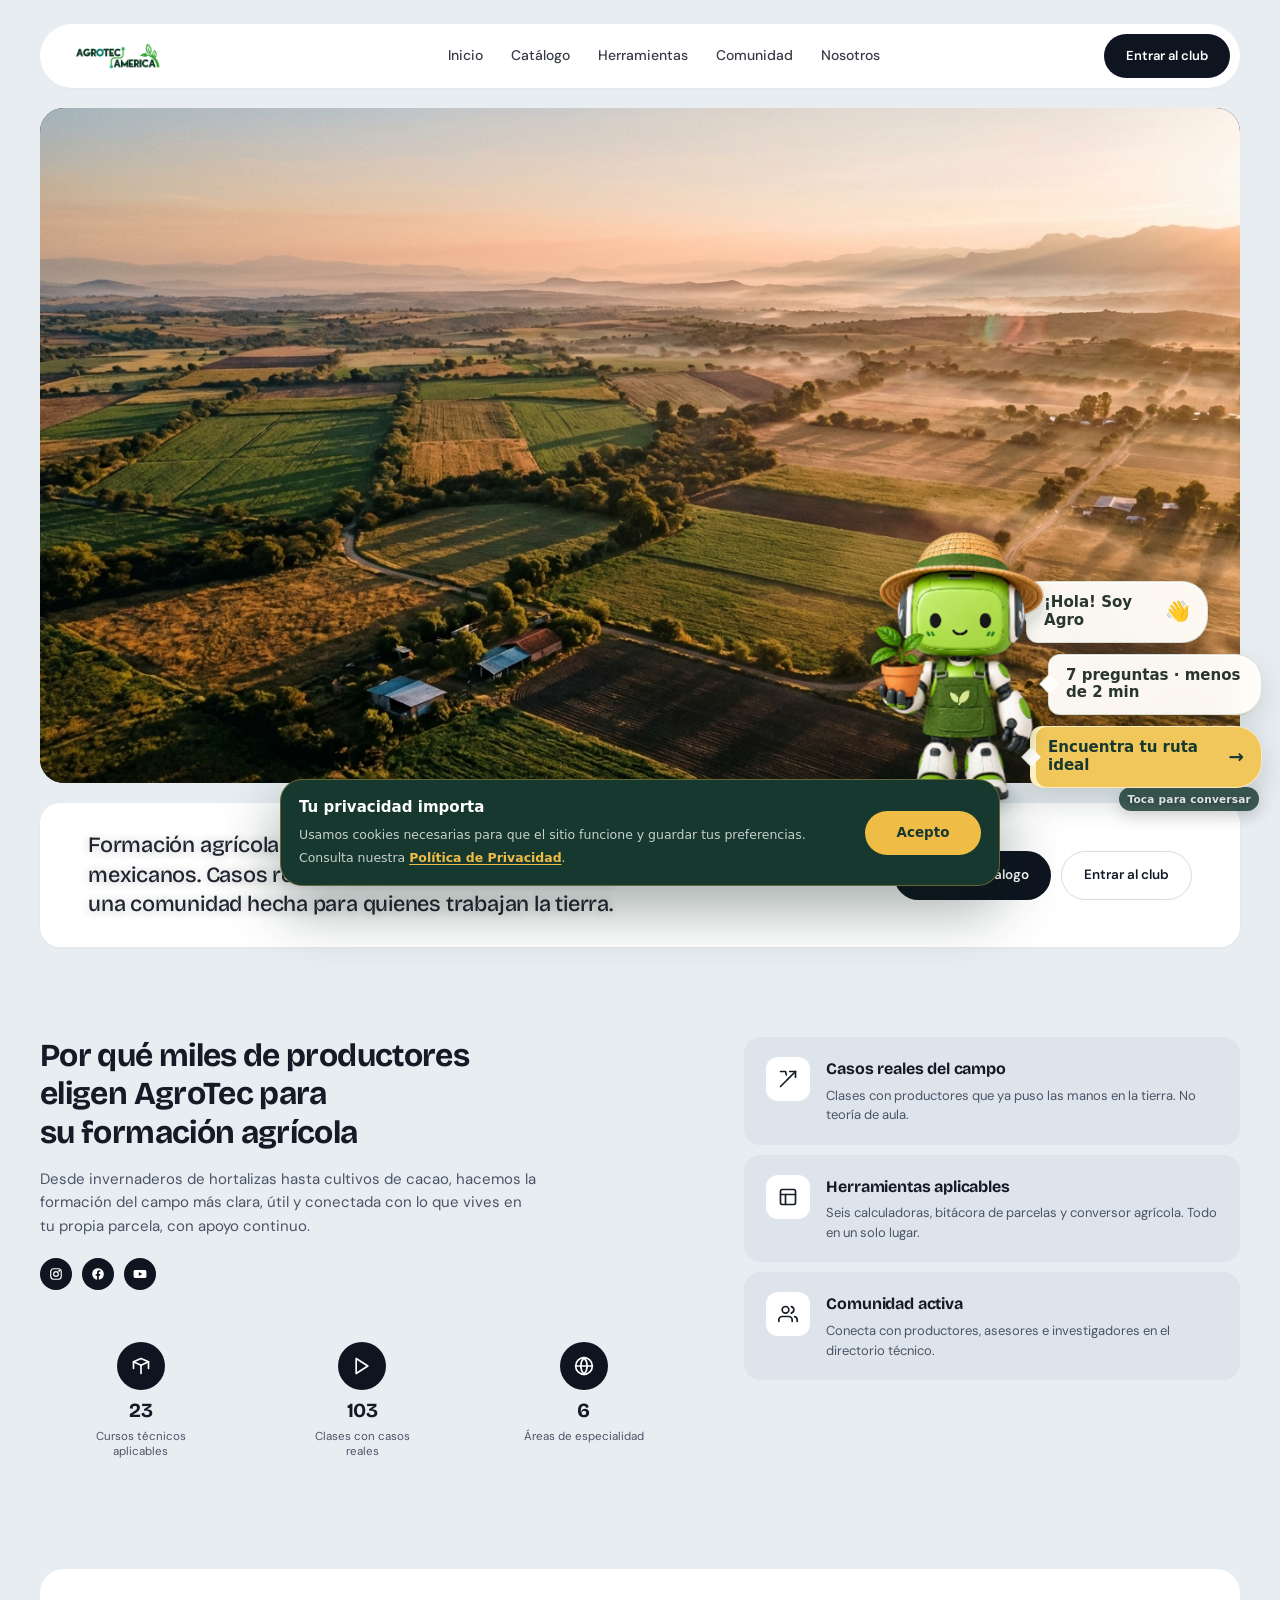
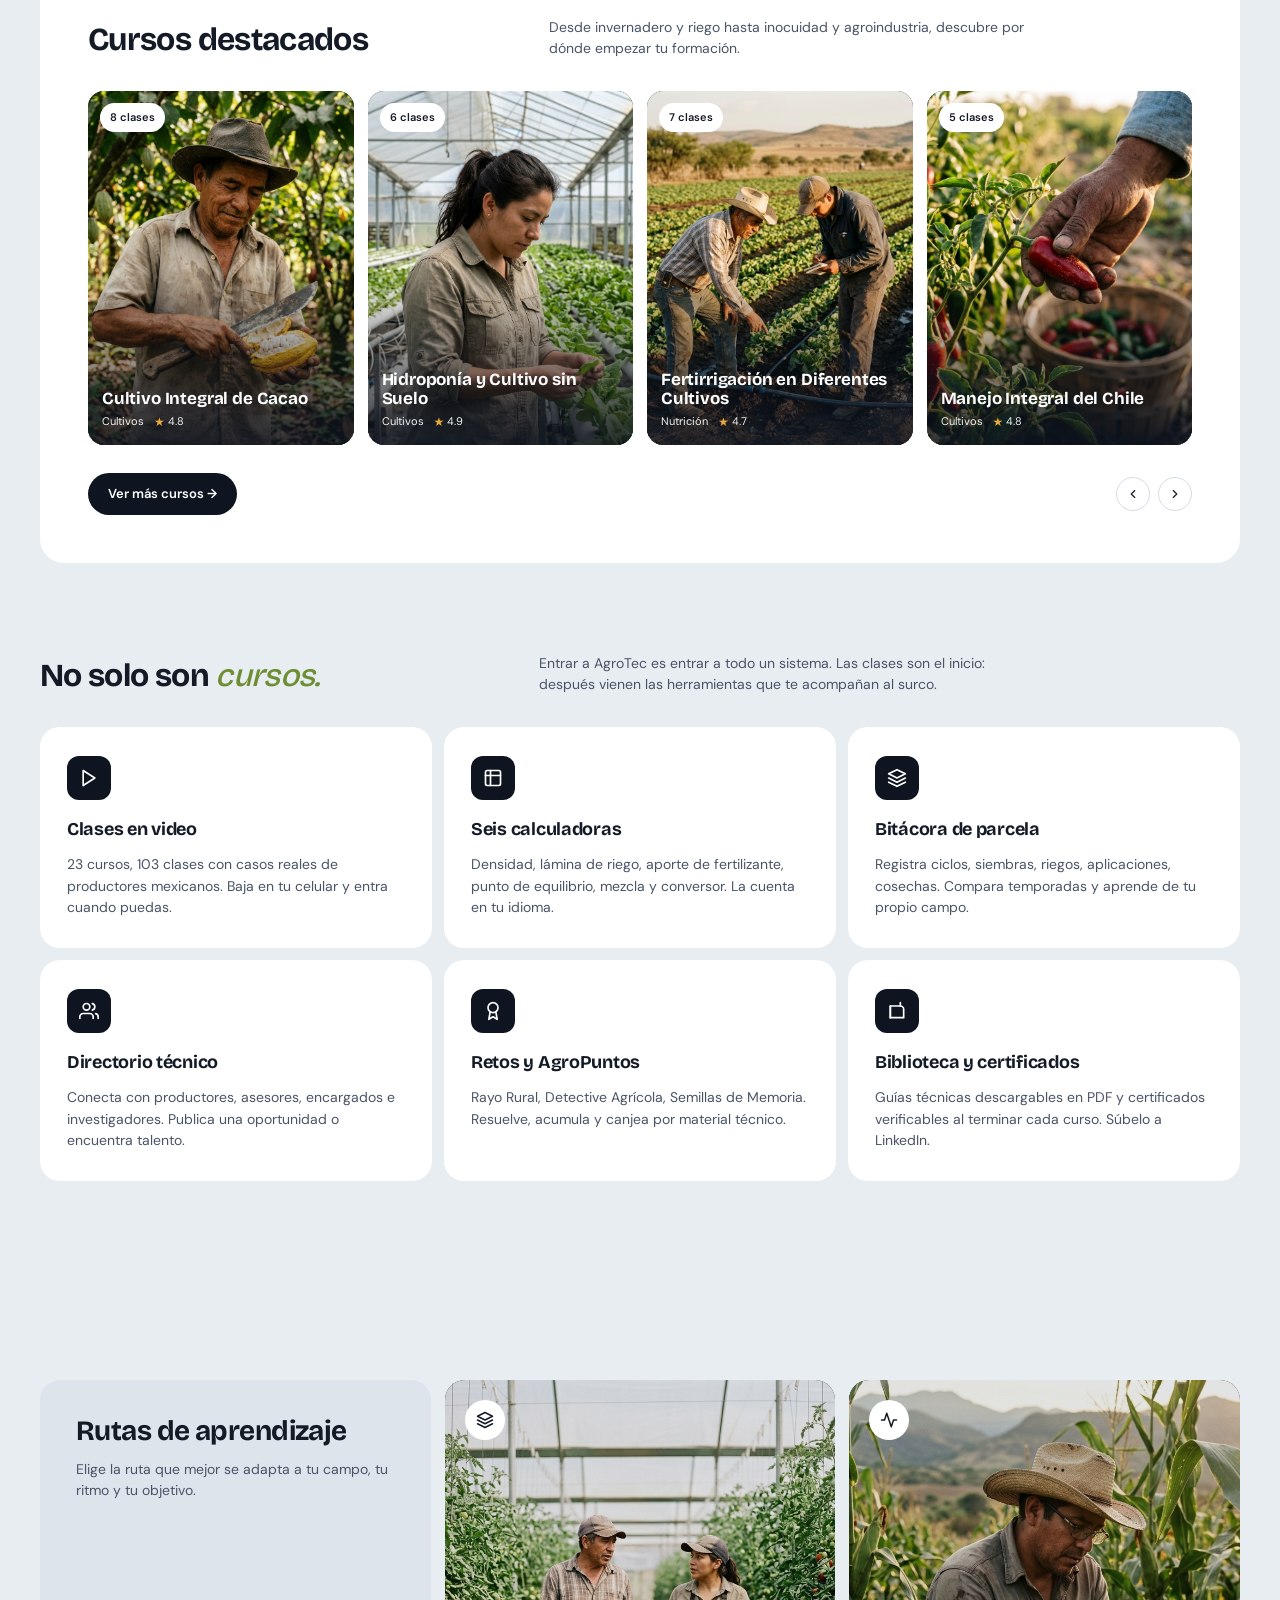
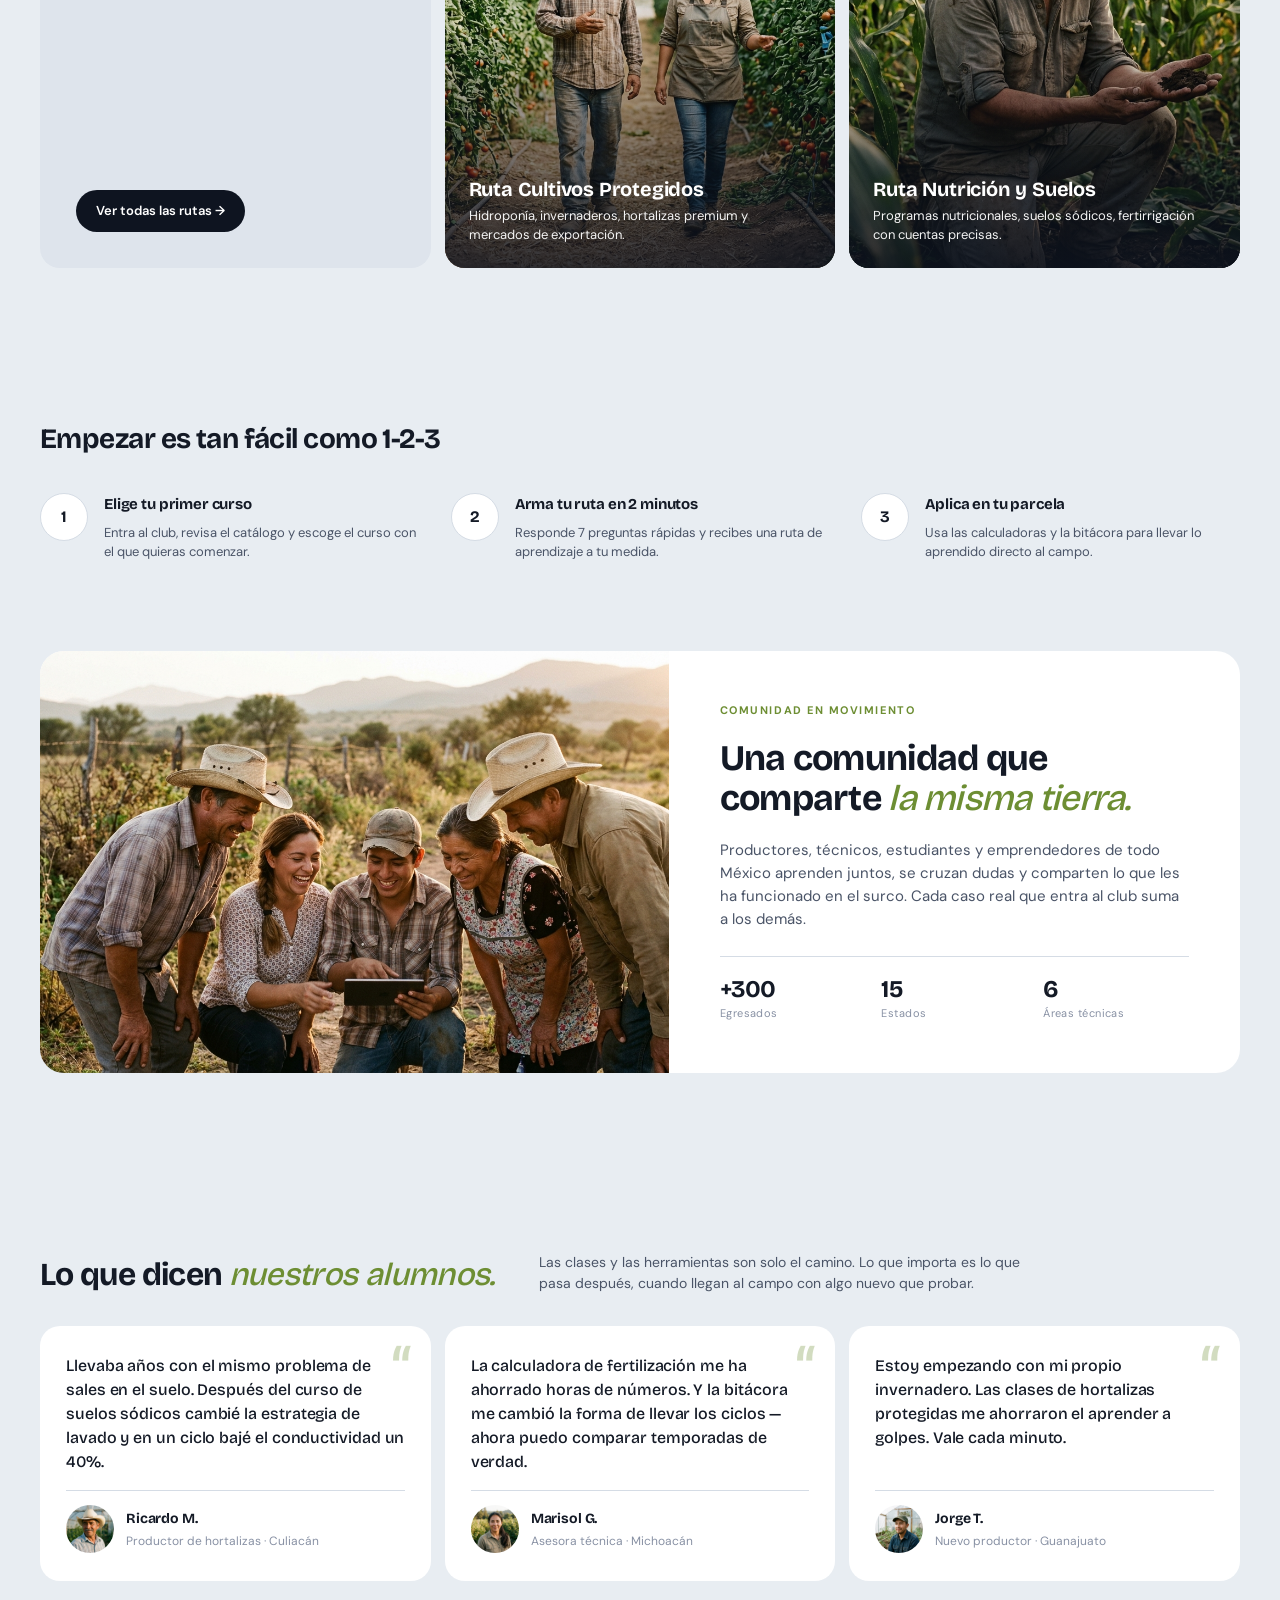
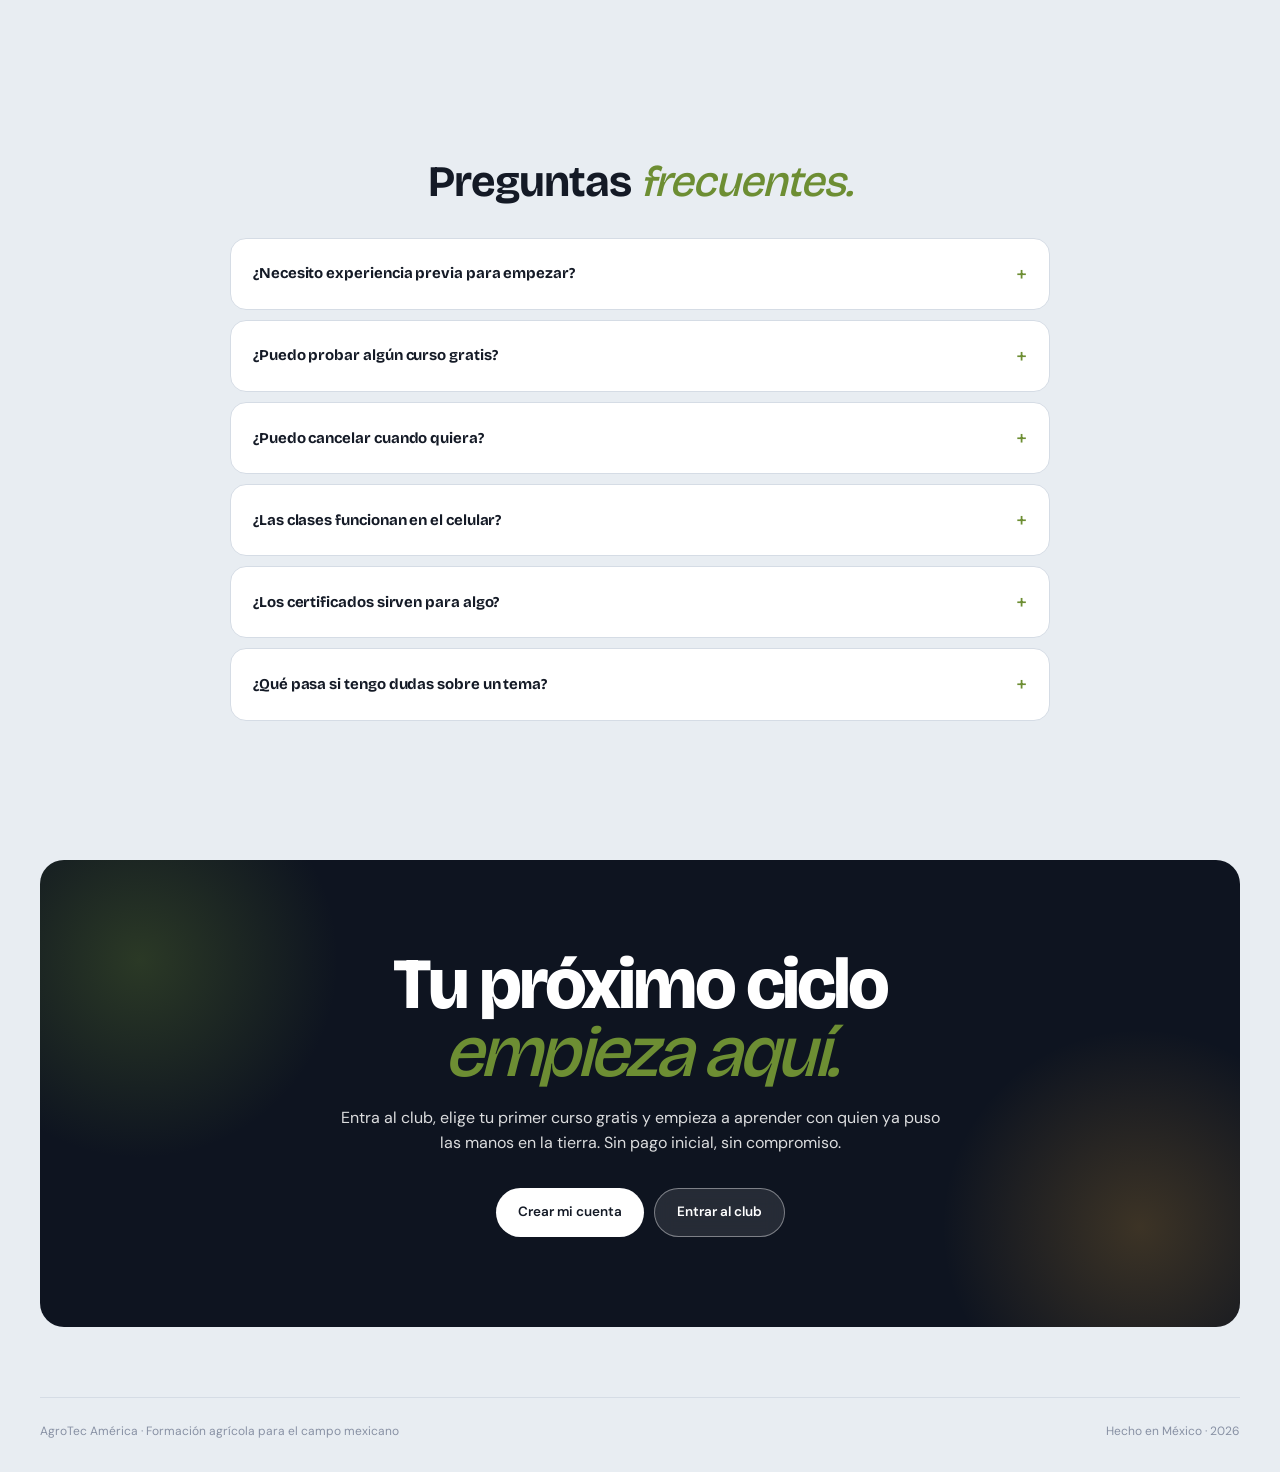
<file: index.html>
<!doctype html>
<html lang="es" data-theme="light">
<head>
<meta charset="utf-8">
<meta name="viewport" content="width=device-width, initial-scale=1.0, viewport-fit=cover">
<title>AgroTec América — Formación agrícola para el campo mexicano</title>
<meta name="description" content="23 cursos técnicos con casos reales, calculadoras del día a día, bitácora de parcelas y comunidad de productores. Formación agrícola hecha en México.">
<link rel="canonical" href="https://agrotecamerican.com/">

<meta property="og:type" content="website">
<meta property="og:url" content="https://agrotecamerican.com/">
<meta property="og:title" content="AgroTec América — Formación agrícola que se queda contigo">
<meta property="og:description" content="23 cursos técnicos con casos reales, herramientas del día a día y una comunidad de productores mexicanos.">
<meta property="og:image" content="https://agrotecamerican.com/img/hero-alt/og.jpg">
<meta property="og:locale" content="es_MX">
<meta name="twitter:card" content="summary_large_image">
<meta name="twitter:title" content="AgroTec América — Formación agrícola que se queda contigo">
<meta name="twitter:description" content="23 cursos técnicos, herramientas del día a día y una comunidad de productores.">
<meta name="twitter:image" content="https://agrotecamerican.com/img/hero-alt/og.jpg">

<link rel="icon" href="img/brand/icon-192.png">
<link rel="apple-touch-icon" href="img/brand/icon-192.png">
<link rel="manifest" href="manifest.json">
<meta name="theme-color" content="#141A26">
<meta name="apple-mobile-web-app-capable" content="yes">
<meta name="apple-mobile-web-app-status-bar-style" content="black-translucent">
<meta name="apple-mobile-web-app-title" content="AgroTec">
<link rel="preload" as="video" href="img/video/hero.mp4" type="video/mp4" fetchpriority="high">
<link rel="preconnect" href="https://club.agrotecamerican.com" crossorigin>

<script type="application/ld+json">
{
  "@context": "https://schema.org",
  "@graph": [
    {
      "@type": "Organization",
      "@id": "https://agrotecamerican.com/#organization",
      "name": "AgroTec América",
      "url": "https://agrotecamerican.com/",
      "logo": "https://agrotecamerican.com/img/brand/logo-horizontal.png",
      "sameAs": [
        "https://www.instagram.com/agrotec_american",
        "https://www.facebook.com/share/1JWXU1Lcy1/"
      ]
    },
    {
      "@type": "WebSite",
      "@id": "https://agrotecamerican.com/#website",
      "url": "https://agrotecamerican.com/",
      "name": "AgroTec América",
      "inLanguage": "es-MX",
      "publisher": { "@id": "https://agrotecamerican.com/#organization" }
    },
    {
      "@type": "EducationalOrganization",
      "name": "AgroTec América",
      "url": "https://agrotecamerican.com/",
      "numberOfCourses": 23
    }
  ]
}
</script>

<link rel="stylesheet" href="https://fonts.googleapis.com/css2?family=Bricolage+Grotesque:opsz,wght@12..96,500;12..96,700;12..96,800;12..96,900&family=DM+Sans:ital,wght@0,400;0,500;0,600;0,700;1,400&display=swap">
<link rel="stylesheet" href="assistant/agrotec-assistant.css?v=20261009-catalogo-real">
<link rel="stylesheet" href="assistant/welcome-experience.css?v=20261005-inline5">
<style>
  :root {
    --bg: #E8EDF2;
    --card: #FFFFFF;
    --card-soft: #DEE4EC;
    --card-dark: #0E1420;
    --ink: #141A26;
    --ink-mid: #4A5467;
    --ink-mute: #8891A4;
    --line: #D5DCE5;
    --accent: #6D8E33;
    --accent-soft: #ECF2DD;
    --warm: #F6B13C;
    --font-display: 'Bricolage Grotesque', system-ui, sans-serif;
    --font-body: 'DM Sans', system-ui, sans-serif;
    color-scheme: light;
  }
  * { box-sizing: border-box; }
  html, body { margin: 0; padding: 0; background: var(--bg); color: var(--ink); }
  body {
    font-family: var(--font-body);
    font-size: 15px;
    line-height: 1.55;
    -webkit-font-smoothing: antialiased;
    text-rendering: optimizeLegibility;
    overflow-x: hidden;
  }
  img { max-width: 100%; display: block; }
  a { color: inherit; text-decoration: none; }

  .wrap {
    width: 100%;
    padding-left: max(20px, env(safe-area-inset-left, 0px));
    padding-right: max(20px, env(safe-area-inset-right, 0px));
    max-width: 1240px;
    margin: 0 auto;
  }

  .page {
    padding-block: 24px 32px;
  }

  /* ============ TOP BAR (pill white) ============ */
  .topbar {
    background: var(--card);
    border-radius: 100px;
    padding: 10px 10px 10px 24px;
    display: grid;
    grid-template-columns: auto 1fr auto;
    gap: 18px;
    align-items: center;
    margin-bottom: 20px;
    box-shadow: 0 1px 2px rgba(0,0,0,0.03);
  }
  @media (max-width: 900px) {
    .topbar { grid-template-columns: 1fr auto; padding: 10px 10px 10px 18px; }
    .topbar .nav { display: none; }
  }

  .logo {
    display: inline-block;
    line-height: 0;
    flex-shrink: 0;
    min-width: 160px;
  }
  .logo-img {
    height: 42px;
    width: 160px;
    min-width: 160px;
    max-width: none;
    object-fit: contain;
    object-position: left center;
    display: block;
  }
  @media (max-width: 540px) {
    .logo { min-width: 130px; }
    .logo-img { height: 34px; width: 130px; min-width: 130px; }
  }

  .nav {
    display: inline-flex;
    gap: 28px;
    justify-content: center;
  }
  .nav a {
    font-size: 14px;
    color: var(--ink);
    font-weight: 500;
    opacity: 0.85;
    transition: opacity .15s ease, color .15s ease;
  }
  .nav a:hover { opacity: 1; color: var(--accent); }

  .search {
    display: flex;
    align-items: center;
    gap: 8px;
    background: var(--bg);
    border-radius: 100px;
    padding: 10px 16px;
    min-width: 320px;
  }
  .search svg { width: 15px; height: 15px; color: var(--ink-mute); flex-shrink: 0; }
  .search input {
    border: 0; background: transparent;
    font-family: inherit;
    font-size: 13px;
    color: var(--ink);
    width: 100%;
    outline: none;
  }
  .search input::placeholder { color: var(--ink-mute); }

  .book-now {
    background: var(--card-dark);
    color: var(--card);
    padding: 12px 22px;
    border-radius: 100px;
    font-size: 13px;
    font-weight: 600;
    display: inline-flex;
    align-items: center;
    gap: 8px;
    white-space: nowrap;
    transition: background .15s ease, transform .15s ease;
  }
  .book-now:hover { background: #000; transform: translateY(-1px); }

  /* ============ HERO ============ */
  /* Hero simple: el video manda, no hay aspect-ratio ni position:absolute.
     El contenedor crece con el video y respeta siempre el ancho del padre. */
  .hero {
    position: relative;
    border-radius: 24px;
    overflow: hidden;
    background: var(--card-dark);
    line-height: 0;
  }
  .hero-img {
    display: block;
    width: 100%;
    max-width: 100%;
    height: auto;
    object-fit: cover;
    object-position: center 55%;
    background: var(--card-dark);
  }
  video.hero-img { pointer-events: none; aspect-ratio: 16/9; }
  @media (max-width: 760px) {
    .hero { border-radius: 18px; }
    video.hero-img { aspect-ratio: 4/3; }
  }

  /* Hero copy debajo del video (para no tapar el logo del final) */
  .hero-under {
    display: grid;
    grid-template-columns: 1.5fr auto;
    gap: 32px;
    align-items: center;
    padding: 28px clamp(20px, 4vw, 48px);
    margin-top: 20px;
    background: var(--card);
    border-radius: 20px;
    box-shadow: 0 1px 3px rgba(0,0,0,0.04);
  }
  @media (max-width: 760px) {
    .hero-under { grid-template-columns: 1fr; gap: 20px; padding: 24px 20px; }
    .hero-under .hero-actions { flex-direction: column; align-items: stretch; }
    .hero-under .hero-actions .btn { justify-content: center; }
  }
  .hero-under .hero-sub {
    font-family: var(--font-display);
    font-weight: 500;
    font-size: clamp(17px, 1.7vw, 22px);
    line-height: 1.35;
    letter-spacing: -0.01em;
    color: var(--ink);
    margin: 0;
    max-width: 55ch;
    text-wrap: balance;
  }
  .btn-dark {
    background: var(--card-dark);
    color: var(--card);
  }
  .btn-dark:hover { background: var(--accent); color: var(--card); }
  .btn-outline-dark {
    background: transparent;
    color: var(--ink);
    border: 1.5px solid var(--line);
  }
  .btn-outline-dark:hover { border-color: var(--accent); color: var(--accent); }
  .hero-h {
    font-family: var(--font-display);
    font-weight: 900;
    font-size: clamp(72px, 16vw, 240px);
    line-height: 0.9;
    letter-spacing: -0.055em;
    margin: 0 0 20px;
    text-shadow: 0 2px 24px rgba(0,0,0,0.3);
    text-wrap: balance;
  }
  .hero-h .mx {
    font-weight: 500;
    font-style: italic;
    opacity: 0.75;
    font-size: 0.3em;
    letter-spacing: 0;
    vertical-align: top;
    margin-left: 4px;
  }
  .hero-sub {
    font-size: clamp(14px, 1.2vw, 16px);
    line-height: 1.55;
    max-width: 56ch;
    margin: 0 0 28px;
    opacity: 0.95;
    text-shadow: 0 1px 12px rgba(0,0,0,0.3);
  }
  .hero-actions {
    display: flex;
    gap: 10px;
    flex-wrap: wrap;
  }
  .btn {
    display: inline-flex;
    align-items: center;
    gap: 8px;
    padding: 13px 22px;
    border-radius: 100px;
    font-family: var(--font-body);
    font-weight: 600;
    font-size: 13.5px;
    transition: all .15s ease;
    white-space: nowrap;
  }
  .btn-light {
    background: var(--card);
    color: var(--ink);
  }
  .btn-light:hover { background: var(--accent); color: var(--card); }
  .btn-outline {
    background: rgba(255,255,255,0.1);
    color: var(--card);
    border: 1px solid rgba(255,255,255,0.4);
    backdrop-filter: blur(10px);
  }
  .btn-outline:hover { background: rgba(255,255,255,0.2); }

  /* ============ WHY SECTION ============ */
  .section { padding-block: clamp(50px, 7vw, 90px); }

  .why {
    display: grid;
    grid-template-columns: 1.3fr 1fr;
    gap: clamp(32px, 5vw, 60px);
    align-items: start;
  }
  @media (max-width: 900px) {
    .why { grid-template-columns: 1fr; }
  }
  .why-head h2 {
    font-family: var(--font-display);
    font-weight: 700;
    font-size: clamp(24px, 2.6vw, 32px);
    line-height: 1.2;
    letter-spacing: -0.02em;
    margin: 0 0 16px;
    text-wrap: balance;
    max-width: 24ch;
  }
  .why-head p {
    color: var(--ink-mid);
    font-size: 15px;
    line-height: 1.55;
    margin: 0 0 20px;
    max-width: 50ch;
  }
  .social {
    display: inline-flex;
    gap: 10px;
    margin-bottom: 32px;
  }
  .social a {
    width: 32px; height: 32px;
    background: var(--card-dark);
    color: var(--card);
    border-radius: 50%;
    display: grid; place-items: center;
    transition: background .15s ease;
  }
  .social a:hover { background: var(--accent); }
  .social svg { width: 14px; height: 14px; }

  .stats {
    display: grid;
    grid-template-columns: repeat(3, 1fr);
    gap: 20px;
    margin-top: 20px;
  }
  @media (max-width: 540px) {
    .stats { grid-template-columns: 1fr 1fr; }
  }
  .stat {
    display: flex;
    flex-direction: column;
    align-items: center;
    text-align: center;
    gap: 10px;
  }
  .stat-ico {
    width: 48px; height: 48px;
    background: var(--card-dark);
    color: var(--card);
    border-radius: 50%;
    display: grid; place-items: center;
  }
  .stat-ico svg { width: 20px; height: 20px; }
  .stat-n {
    font-family: var(--font-display);
    font-weight: 700;
    font-size: 20px;
    line-height: 1;
    color: var(--ink);
    letter-spacing: -0.02em;
  }
  .stat-l {
    font-size: 11.5px;
    color: var(--ink-mid);
    line-height: 1.3;
    max-width: 16ch;
  }

  .why-cards {
    display: flex;
    flex-direction: column;
    gap: 10px;
  }
  .why-card {
    background: var(--card-soft);
    border-radius: 16px;
    padding: 20px 22px;
    display: grid;
    grid-template-columns: 44px 1fr;
    gap: 16px;
    align-items: start;
    transition: background .15s ease;
  }
  .why-card:hover { background: var(--accent-soft); }
  .why-ico {
    width: 44px; height: 44px;
    background: var(--card);
    border-radius: 12px;
    display: grid; place-items: center;
    color: var(--ink);
  }
  .why-ico svg { width: 20px; height: 20px; }
  .why-card h3 {
    font-family: var(--font-display);
    font-weight: 700;
    font-size: 16px;
    letter-spacing: -0.01em;
    margin: 0 0 4px;
    color: var(--ink);
  }
  .why-card p {
    font-size: 13px;
    color: var(--ink-mid);
    line-height: 1.5;
    margin: 0;
  }

  /* ============ TOP COURSES (Top Destinations) ============ */
  .top-dest {
    background: var(--card);
    border-radius: 24px;
    padding: clamp(32px, 4vw, 48px);
    margin-top: 20px;
  }
  .top-dest-head {
    display: grid;
    grid-template-columns: 1fr 1.5fr;
    gap: 32px;
    align-items: end;
    margin-bottom: 32px;
  }
  @media (max-width: 760px) {
    .top-dest-head { grid-template-columns: 1fr; gap: 12px; }
  }
  .top-dest-head h2 {
    font-family: var(--font-display);
    font-weight: 700;
    font-size: clamp(24px, 3vw, 32px);
    line-height: 1.15;
    letter-spacing: -0.02em;
    margin: 0;
  }
  .top-dest-head p {
    color: var(--ink-mid);
    font-size: 14px;
    line-height: 1.5;
    margin: 0;
    max-width: 50ch;
  }

  .dest-grid {
    display: grid;
    grid-template-columns: repeat(4, 1fr);
    gap: 14px;
  }
  @media (max-width: 1000px) { .dest-grid { grid-template-columns: repeat(3, 1fr); } }
  @media (max-width: 760px) { .dest-grid { grid-template-columns: repeat(2, 1fr); } }
  @media (max-width: 420px) { .dest-grid { grid-template-columns: 1fr 1fr; gap: 10px; } }

  .dest-card {
    position: relative;
    aspect-ratio: 3/4;
    border-radius: 16px;
    overflow: hidden;
    background: var(--card-dark);
    display: block;
    color: var(--card);
    cursor: pointer;
    transition: transform .25s ease;
  }
  .dest-card:hover { transform: translateY(-3px); }
  .dest-card img {
    position: absolute; inset: 0;
    width: 100%; height: 100%;
    object-fit: cover;
    transition: transform .5s ease;
  }
  .dest-card:hover img { transform: scale(1.06); }
  .dest-card::after {
    content: "";
    position: absolute; inset: 0;
    background: linear-gradient(180deg, rgba(14,20,32,0) 50%, rgba(14,20,32,0.85) 100%);
  }
  .dest-tag {
    position: absolute;
    top: 12px; left: 12px;
    background: var(--card);
    color: var(--ink);
    font-size: 11px;
    font-weight: 600;
    padding: 6px 10px;
    border-radius: 100px;
    z-index: 2;
  }
  .dest-body {
    position: absolute;
    bottom: 14px; left: 14px; right: 14px;
    z-index: 2;
  }
  .dest-name {
    font-family: var(--font-display);
    font-weight: 700;
    font-size: 17px;
    letter-spacing: -0.01em;
    line-height: 1.15;
    margin-bottom: 4px;
  }
  .dest-meta {
    display: flex;
    align-items: center;
    gap: 10px;
    font-size: 11px;
    opacity: 0.95;
  }
  .dest-rating { display: inline-flex; align-items: center; gap: 3px; }
  .dest-rating .star { color: var(--warm); font-size: 12px; }

  .dest-footer {
    display: flex;
    justify-content: space-between;
    align-items: center;
    margin-top: 28px;
    flex-wrap: wrap;
    gap: 16px;
  }
  .view-more {
    background: var(--card-dark);
    color: var(--card);
    padding: 11px 20px;
    border-radius: 100px;
    font-size: 13px;
    font-weight: 600;
    display: inline-flex;
    align-items: center;
    gap: 8px;
  }
  .view-more:hover { background: var(--accent); }
  .arrows {
    display: inline-flex;
    gap: 8px;
  }
  .arr {
    width: 34px; height: 34px;
    border-radius: 50%;
    border: 1px solid var(--line);
    background: var(--card);
    display: grid; place-items: center;
    color: var(--ink);
    cursor: pointer;
    transition: border-color .15s ease, color .15s ease;
  }
  .arr:hover { border-color: var(--accent); color: var(--accent); }
  .arr svg { width: 14px; height: 14px; }

  /* ============ TOUR PACKAGES ============ */
  .packs {
    display: grid;
    grid-template-columns: 1fr 1fr 1fr;
    gap: 14px;
    margin-top: 20px;
  }
  @media (max-width: 900px) { .packs { grid-template-columns: 1fr; } }

  .pack {
    border-radius: 20px;
    overflow: hidden;
    aspect-ratio: 4/5;
    position: relative;
    display: flex;
    flex-direction: column;
  }
  @media (max-width: 900px) {
    .pack {
      aspect-ratio: auto;
      min-height: 320px;
      width: 100%;
      max-width: 100%;
    }
  }

  .pack-intro {
    background: var(--card-soft);
    padding: clamp(26px, 3vw, 36px);
    display: flex;
    flex-direction: column;
    justify-content: space-between;
    color: var(--ink);
  }
  .pack-intro h3 {
    font-family: var(--font-display);
    font-weight: 700;
    font-size: clamp(22px, 2.4vw, 28px);
    letter-spacing: -0.02em;
    line-height: 1.1;
    margin: 0 0 12px;
  }
  .pack-intro p {
    color: var(--ink-mid);
    font-size: 14px;
    line-height: 1.5;
    margin: 0;
    max-width: 32ch;
  }
  .browse {
    background: var(--card-dark);
    color: var(--card);
    padding: 11px 20px;
    border-radius: 100px;
    font-size: 13px;
    font-weight: 600;
    display: inline-flex;
    align-items: center;
    gap: 8px;
    width: fit-content;
    margin-top: 24px;
  }
  .browse:hover { background: var(--accent); }

  .pack-img {
    position: relative;
    background: var(--card-dark);
    color: var(--card);
  }
  .pack-img img {
    position: absolute; inset: 0;
    width: 100%; height: 100%;
    object-fit: cover;
  }
  .pack-img::after {
    content: "";
    position: absolute; inset: 0;
    background: linear-gradient(180deg, rgba(14,20,32,0.1) 50%, rgba(14,20,32,0.85) 100%);
  }
  .pack-icon {
    position: absolute;
    top: 20px; left: 20px;
    width: 40px; height: 40px;
    background: var(--card);
    color: var(--ink);
    border-radius: 50%;
    display: grid; place-items: center;
    z-index: 2;
  }
  .pack-icon svg { width: 18px; height: 18px; }
  .pack-body {
    position: absolute;
    bottom: 24px; left: 24px; right: 24px;
    z-index: 2;
  }
  .pack-title {
    font-family: var(--font-display);
    font-weight: 700;
    font-size: 20px;
    line-height: 1.15;
    letter-spacing: -0.01em;
    margin-bottom: 6px;
  }
  .pack-desc {
    font-size: 13px;
    line-height: 1.45;
    opacity: 0.95;
  }

  /* ============ FEATURES GRID (más que cursos) ============ */
  .top-dest-head-h {
    font-family: var(--font-display);
    font-weight: 700;
    font-size: clamp(28px, 3.4vw, 44px);
    line-height: 1.05;
    letter-spacing: -0.025em;
    margin: 0;
    text-wrap: balance;
  }
  .top-dest-head-h em { font-style: italic; color: var(--accent); font-weight: 500; }
  .features-grid {
    display: grid;
    grid-template-columns: repeat(3, 1fr);
    gap: 12px;
  }
  @media (max-width: 900px) { .features-grid { grid-template-columns: 1fr 1fr; } }
  @media (max-width: 540px) { .features-grid { grid-template-columns: 1fr; } }
  .feature {
    background: var(--card);
    border-radius: 20px;
    padding: 28px 26px;
    display: flex; flex-direction: column; gap: 10px;
    border: 1px solid transparent;
    transition: border-color .15s ease, transform .15s ease;
  }
  .feature:hover { border-color: var(--accent); transform: translateY(-3px); }
  .feature-ico {
    width: 44px; height: 44px;
    background: var(--card-dark);
    color: var(--card);
    border-radius: 12px;
    display: grid; place-items: center;
    margin-bottom: 6px;
  }
  .feature-ico svg { width: 20px; height: 20px; }
  .feature h3 {
    font-family: var(--font-display);
    font-weight: 700;
    font-size: 18px;
    letter-spacing: -0.015em;
    margin: 0;
    color: var(--ink);
  }
  .feature p {
    font-size: 14px;
    line-height: 1.55;
    color: var(--ink-mid);
    margin: 0;
  }

  /* ============ COMUNIDAD (foto grande + stats) ============ */
  .community {
    display: grid;
    grid-template-columns: 1.1fr 1fr;
    gap: 0;
    background: var(--card);
    border-radius: 24px;
    overflow: hidden;
  }
  @media (max-width: 900px) { .community { grid-template-columns: 1fr; } }
  .community-img {
    position: relative;
    min-height: 420px;
    overflow: hidden;
  }
  .community-img img {
    position: absolute; inset: 0;
    width: 100%; height: 100%;
    object-fit: cover;
  }
  .community-copy {
    padding: clamp(32px, 4vw, 52px);
    display: flex; flex-direction: column; justify-content: center; gap: 20px;
  }
  .community-copy .eyebrow {
    font-size: 11px;
    letter-spacing: 0.14em;
    text-transform: uppercase;
    color: var(--accent);
    font-weight: 700;
  }
  .community-copy h2 {
    font-family: var(--font-display);
    font-weight: 700;
    font-size: clamp(26px, 3vw, 36px);
    line-height: 1.1;
    letter-spacing: -0.02em;
    margin: 0;
    text-wrap: balance;
    color: var(--ink);
  }
  .community-copy h2 em { font-style: italic; color: var(--accent); font-weight: 500; }
  .community-copy p {
    color: var(--ink-mid);
    font-size: 15px;
    line-height: 1.55;
    margin: 0;
    max-width: 46ch;
  }
  .community-stats {
    display: grid;
    grid-template-columns: repeat(3, 1fr);
    gap: 16px;
    padding-top: 20px;
    border-top: 1px solid var(--line);
    margin-top: 4px;
  }
  .community-stats .n {
    font-family: var(--font-display);
    font-weight: 700;
    font-size: 24px;
    color: var(--ink);
    letter-spacing: -0.02em;
    line-height: 1;
  }
  .community-stats .l {
    font-size: 11px;
    color: var(--ink-mute);
    margin-top: 4px;
    letter-spacing: 0.04em;
  }

  /* ============ TESTIMONIOS ============ */
  .testimonials {
    display: grid;
    grid-template-columns: repeat(3, 1fr);
    gap: 14px;
  }
  @media (max-width: 900px) { .testimonials { grid-template-columns: 1fr; } }
  .testi {
    background: var(--card);
    border-radius: 20px;
    padding: 28px 26px;
    display: flex; flex-direction: column; gap: 16px;
    position: relative;
  }
  .testi::before {
    content: "“";
    font-family: var(--font-display);
    font-size: 70px;
    line-height: 1;
    color: var(--accent);
    position: absolute;
    top: 10px; right: 20px;
    opacity: 0.3;
  }
  .testi-quote {
    font-family: var(--font-display);
    font-weight: 500;
    font-size: 16px;
    line-height: 1.5;
    color: var(--ink);
    letter-spacing: -0.005em;
    margin: 0;
    position: relative;
    z-index: 1;
  }
  .testi-who {
    display: flex; align-items: center; gap: 12px;
    padding-top: 14px;
    border-top: 1px solid var(--line);
    margin-top: auto;
  }
  .testi-ava {
    width: 48px; height: 48px;
    border-radius: 50%;
    background: var(--accent-soft);
    color: var(--accent);
    display: grid; place-items: center;
    font-family: var(--font-display);
    font-weight: 700;
    font-size: 16px;
    flex-shrink: 0;
    overflow: hidden;
  }
  .testi-ava img {
    width: 100%; height: 100%;
    object-fit: cover;
    display: block;
  }
  .testi-meta {
    display: flex; flex-direction: column; gap: 2px;
  }
  .testi-nom {
    font-family: var(--font-display);
    font-weight: 700;
    font-size: 14px;
    color: var(--ink);
    letter-spacing: -0.01em;
  }
  .testi-rol {
    font-size: 12px;
    color: var(--ink-mute);
  }

  /* ============ FAQ ============ */
  .faq {
    max-width: 820px;
    margin: 0 auto;
  }
  .faq h2 {
    font-family: var(--font-display);
    font-weight: 700;
    font-size: clamp(28px, 3.4vw, 44px);
    line-height: 1.05;
    letter-spacing: -0.025em;
    margin: 0 0 32px;
    text-align: center;
    text-wrap: balance;
  }
  .faq h2 em { font-style: italic; color: var(--accent); font-weight: 500; }
  .faq-list {
    display: flex; flex-direction: column; gap: 10px;
  }
  details.faq-item {
    background: var(--card);
    border: 1px solid var(--line);
    border-radius: 16px;
    padding: 18px 22px;
    transition: border-color .15s ease;
  }
  details.faq-item[open] { border-color: var(--accent); }
  details.faq-item summary {
    font-family: var(--font-display);
    font-weight: 700;
    font-size: 15px;
    color: var(--ink);
    letter-spacing: -0.005em;
    cursor: pointer;
    list-style: none;
    display: flex; align-items: center; justify-content: space-between;
    gap: 16px;
  }
  details.faq-item summary::-webkit-details-marker { display: none; }
  details.faq-item summary::after {
    content: "+";
    font-size: 22px;
    color: var(--accent);
    font-weight: 400;
    transition: transform .18s ease;
  }
  details.faq-item[open] summary::after { transform: rotate(45deg); }
  details.faq-item p {
    font-size: 14px;
    line-height: 1.6;
    color: var(--ink-mid);
    margin: 12px 0 0;
  }

  /* ============ CTA FINAL ============ */
  .cta-final {
    position: relative;
    overflow: hidden;
    border-radius: 24px;
    background: var(--card-dark);
    color: var(--card);
    padding: clamp(50px, 7vw, 90px) clamp(28px, 5vw, 60px);
    text-align: center;
    margin-top: 50px;
  }
  .cta-final::before {
    content: "";
    position: absolute;
    top: -100px; left: -100px;
    width: 400px; height: 400px;
    background: radial-gradient(circle, rgba(109,142,51,0.3), transparent 70%);
    border-radius: 50%;
  }
  .cta-final::after {
    content: "";
    position: absolute;
    bottom: -100px; right: -100px;
    width: 400px; height: 400px;
    background: radial-gradient(circle, rgba(246,177,60,0.2), transparent 70%);
    border-radius: 50%;
  }
  .cta-final > * { position: relative; z-index: 1; }
  .cta-final h2 {
    font-family: var(--font-display);
    font-weight: 800;
    font-size: clamp(36px, 6vw, 72px);
    line-height: 0.95;
    letter-spacing: -0.04em;
    margin: 0 0 20px;
    text-wrap: balance;
    max-width: 20ch;
    margin-inline: auto;
  }
  .cta-final h2 em { font-style: italic; color: var(--accent); font-weight: 500; }
  .cta-final p {
    font-size: 16px;
    line-height: 1.55;
    opacity: 0.85;
    margin: 0 auto 32px;
    max-width: 56ch;
  }
  .cta-final .hero-actions { justify-content: center; }

  /* ============ STEPS 1-2-3 ============ */
  .steps-section {
    padding-top: 60px;
  }
  .steps-h {
    font-family: var(--font-display);
    font-weight: 700;
    font-size: clamp(22px, 2.5vw, 28px);
    letter-spacing: -0.02em;
    margin: 0 0 32px;
    color: var(--ink);
  }
  .steps {
    display: grid;
    grid-template-columns: 1fr 1fr 1fr;
    gap: 32px;
    align-items: start;
  }
  @media (max-width: 760px) { .steps { grid-template-columns: 1fr; gap: 20px; } }

  .step {
    display: grid;
    grid-template-columns: 48px 1fr;
    gap: 16px;
    align-items: start;
  }
  .step-num {
    width: 48px; height: 48px;
    border-radius: 50%;
    border: 1.5px solid var(--line);
    background: var(--card);
    display: grid; place-items: center;
    font-family: var(--font-display);
    font-weight: 700;
    font-size: 16px;
    color: var(--ink);
  }
  .step h4 {
    font-family: var(--font-display);
    font-weight: 700;
    font-size: 15px;
    letter-spacing: -0.01em;
    margin: 0 0 6px;
    color: var(--ink);
  }
  .step p {
    font-size: 13px;
    color: var(--ink-mid);
    line-height: 1.5;
    margin: 0;
  }

  /* ============ FOOTER mini ============ */
  .foot {
    margin-top: 70px;
    padding-top: 24px;
    border-top: 1px solid var(--line);
    display: flex;
    justify-content: space-between;
    align-items: baseline;
    flex-wrap: wrap;
    gap: 12px;
    font-size: 12px;
    color: var(--ink-mute);
  }

  :focus-visible { outline: 2px solid var(--accent); outline-offset: 3px; border-radius: 4px; }
  @media (prefers-reduced-motion: reduce) {
    * { transition: none !important; }
  }
</style>
</head>
<body>

<div class="wrap page">

  <!-- TOP BAR -->
  <header class="topbar">
    <a href="#" class="logo" aria-label="AgroTec América">
      <img src="img/brand/logo-horizontal-ui.webp" alt="AgroTec América" class="logo-img" width="160" height="42">
    </a>
    <nav class="nav">
      <a href="#inicio">Inicio</a>
      <a href="#catalogo">Catálogo</a>
      <a href="#herramientas">Herramientas</a>
      <a href="#comunidad">Comunidad</a>
      <a href="#nosotros">Nosotros</a>
    </nav>
    <a href="https://club.agrotecamerican.com/#/login" class="book-now">Entrar al club</a>
  </header>

  <!-- HERO -->
  <section class="hero">
    <video class="hero-img" autoplay muted loop playsinline poster="img/hero-alt/og.jpg" aria-label="Video promocional de AgroTec América">
      <source src="img/video/hero.mp4" type="video/mp4">
    </video>
  </section>

  <!-- HERO COPY (fuera del video para no tapar el logo) -->
  <section class="hero-under">
    <p class="hero-sub">
      Formación agrícola curada por productores mexicanos. Casos reales, herramientas del día a día y una comunidad hecha para quienes trabajan la tierra.
    </p>
    <div class="hero-actions">
      <a href="https://club.agrotecamerican.com/#/login?modo=registro" class="btn btn-dark">Explorar catálogo</a>
      <a href="https://club.agrotecamerican.com/#/login" class="btn btn-outline-dark">Entrar al club</a>
    </div>
  </section>

  <!-- WHY SECTION -->
  <section class="section">
    <div class="why">
      <div class="why-head">
        <h2>Por qué miles de productores eligen AgroTec para su formación agrícola</h2>
        <p>Desde invernaderos de hortalizas hasta cultivos de cacao, hacemos la formación del campo más clara, útil y conectada con lo que vives en tu propia parcela, con apoyo continuo.</p>
        <div class="social" aria-label="Redes sociales">
          <a href="#" aria-label="Instagram">
            <svg viewBox="0 0 24 24" fill="none" stroke="currentColor" stroke-width="2" stroke-linecap="round" stroke-linejoin="round">
              <rect x="3" y="3" width="18" height="18" rx="5"/><circle cx="12" cy="12" r="4"/><circle cx="17.5" cy="6.5" r="0.8" fill="currentColor"/>
            </svg>
          </a>
          <a href="#" aria-label="Facebook">
            <svg viewBox="0 0 24 24" fill="currentColor"><path d="M22 12a10 10 0 10-11.6 9.9v-7H8v-3h2.4V9.4c0-2.4 1.4-3.7 3.6-3.7 1 0 2.1.2 2.1.2v2.3h-1.2c-1.2 0-1.5.7-1.5 1.5V12h2.6l-.4 3h-2.2v7A10 10 0 0022 12z"/></svg>
          </a>
          <a href="#" aria-label="YouTube">
            <svg viewBox="0 0 24 24" fill="currentColor"><path d="M23 7.2a2.9 2.9 0 00-2-2C19.3 5 12 5 12 5s-7.3 0-9 .2a2.9 2.9 0 00-2 2C1 9 1 12 1 12s0 3 .2 4.8a2.9 2.9 0 002 2C5 19 12 19 12 19s7.3 0 9-.2a2.9 2.9 0 002-2C23 15 23 12 23 12s0-3-.2-4.8zM10 15.5v-7l6 3.5-6 3.5z"/></svg>
          </a>
        </div>

        <div class="stats">
          <div class="stat">
            <div class="stat-ico">
              <svg viewBox="0 0 24 24" fill="none" stroke="currentColor" stroke-width="2" stroke-linecap="round" stroke-linejoin="round">
                <path d="M3 7l9-4 9 4-9 4-9-4z"/><path d="M3 7v8"/><path d="M12 11v10"/><path d="M21 7v8"/>
              </svg>
            </div>
            <div class="stat-n">23</div>
            <div class="stat-l">Cursos técnicos aplicables</div>
          </div>
          <div class="stat">
            <div class="stat-ico">
              <svg viewBox="0 0 24 24" fill="none" stroke="currentColor" stroke-width="2" stroke-linecap="round" stroke-linejoin="round">
                <polygon points="5 3 19 12 5 21 5 3"/>
              </svg>
            </div>
            <div class="stat-n">103</div>
            <div class="stat-l">Clases con casos reales</div>
          </div>
          <div class="stat">
            <div class="stat-ico">
              <svg viewBox="0 0 24 24" fill="none" stroke="currentColor" stroke-width="2" stroke-linecap="round" stroke-linejoin="round">
                <circle cx="12" cy="12" r="10"/><path d="M2 12h20"/><path d="M12 2a15 15 0 010 20M12 2a15 15 0 000 20"/>
              </svg>
            </div>
            <div class="stat-n">6</div>
            <div class="stat-l">Áreas de especialidad</div>
          </div>
        </div>
      </div>

      <div class="why-cards">
        <div class="why-card">
          <div class="why-ico">
            <svg viewBox="0 0 24 24" fill="none" stroke="currentColor" stroke-width="2" stroke-linecap="round" stroke-linejoin="round">
              <path d="M3 21l6-6"/><path d="M14 3h7v7"/><path d="M21 3L10 14"/><path d="M3 3h6l1 4"/>
            </svg>
          </div>
          <div>
            <h3>Casos reales del campo</h3>
            <p>Clases con productores que ya puso las manos en la tierra. No teoría de aula.</p>
          </div>
        </div>
        <div class="why-card">
          <div class="why-ico">
            <svg viewBox="0 0 24 24" fill="none" stroke="currentColor" stroke-width="2" stroke-linecap="round" stroke-linejoin="round">
              <rect x="3" y="3" width="18" height="18" rx="2"/><path d="M3 9h18"/><path d="M9 21V9"/>
            </svg>
          </div>
          <div>
            <h3>Herramientas aplicables</h3>
            <p>Seis calculadoras, bitácora de parcelas y conversor agrícola. Todo en un solo lugar.</p>
          </div>
        </div>
        <div class="why-card">
          <div class="why-ico">
            <svg viewBox="0 0 24 24" fill="none" stroke="currentColor" stroke-width="2" stroke-linecap="round" stroke-linejoin="round">
              <path d="M17 21v-2a4 4 0 00-4-4H5a4 4 0 00-4 4v2"/><circle cx="9" cy="7" r="4"/><path d="M23 21v-2a4 4 0 00-3-3.9"/><path d="M16 3.1A4 4 0 0119 7a4 4 0 01-3 3.9"/>
            </svg>
          </div>
          <div>
            <h3>Comunidad activa</h3>
            <p>Conecta con productores, asesores e investigadores en el directorio técnico.</p>
          </div>
        </div>
      </div>
    </div>
  </section>

  <!-- TOP COURSES (como Top Destinations) -->
  <section class="top-dest" id="catalogo">
    <div class="top-dest-head">
      <h2>Cursos destacados</h2>
      <p>Desde invernadero y riego hasta inocuidad y agroindustria, descubre por dónde empezar tu formación.</p>
    </div>
    <div class="dest-grid">
      <a href="https://club.agrotecamerican.com/#/login?modo=registro" class="dest-card">
        <img src="img/cursos-reales/cacao.jpg" alt="Cultivo de cacao" loading="lazy">
        <span class="dest-tag">8 clases</span>
        <div class="dest-body">
          <div class="dest-name">Cultivo Integral de Cacao</div>
          <div class="dest-meta">
            <span>Cultivos</span>
            <span class="dest-rating"><span class="star">★</span> 4.8</span>
          </div>
        </div>
      </a>
      <a href="https://club.agrotecamerican.com/#/login?modo=registro" class="dest-card">
        <img src="img/cursos-reales/hidroponia.jpg" alt="Hidroponía" loading="lazy">
        <span class="dest-tag">6 clases</span>
        <div class="dest-body">
          <div class="dest-name">Hidroponía y Cultivo sin Suelo</div>
          <div class="dest-meta">
            <span>Cultivos</span>
            <span class="dest-rating"><span class="star">★</span> 4.9</span>
          </div>
        </div>
      </a>
      <a href="https://club.agrotecamerican.com/#/login?modo=registro" class="dest-card">
        <img src="img/cursos-reales/fertirrigacion.jpg" alt="Fertirrigación" loading="lazy">
        <span class="dest-tag">7 clases</span>
        <div class="dest-body">
          <div class="dest-name">Fertirrigación en Diferentes Cultivos</div>
          <div class="dest-meta">
            <span>Nutrición</span>
            <span class="dest-rating"><span class="star">★</span> 4.7</span>
          </div>
        </div>
      </a>
      <a href="https://club.agrotecamerican.com/#/login?modo=registro" class="dest-card">
        <img src="img/cursos-reales/chile.jpg" alt="Cultivo de chile" loading="lazy">
        <span class="dest-tag">5 clases</span>
        <div class="dest-body">
          <div class="dest-name">Manejo Integral del Chile</div>
          <div class="dest-meta">
            <span>Cultivos</span>
            <span class="dest-rating"><span class="star">★</span> 4.8</span>
          </div>
        </div>
      </a>
    </div>
    <div class="dest-footer">
      <a href="https://club.agrotecamerican.com/#/login?modo=registro" class="view-more">Ver más cursos →</a>
      <div class="arrows">
        <button class="arr" aria-label="Anterior">
          <svg viewBox="0 0 24 24" fill="none" stroke="currentColor" stroke-width="2" stroke-linecap="round" stroke-linejoin="round"><path d="M15 18l-6-6 6-6"/></svg>
        </button>
        <button class="arr" aria-label="Siguiente">
          <svg viewBox="0 0 24 24" fill="none" stroke="currentColor" stroke-width="2" stroke-linecap="round" stroke-linejoin="round"><path d="M9 6l6 6-6 6"/></svg>
        </button>
      </div>
    </div>
  </section>

  <!-- MÁS QUE CURSOS: 6 features del club -->
  <section class="section">
    <div class="top-dest-head">
      <h2 class="top-dest-head-h">No solo son <em>cursos.</em></h2>
      <p>Entrar a AgroTec es entrar a todo un sistema. Las clases son el inicio: después vienen las herramientas que te acompañan al surco.</p>
    </div>
    <div class="features-grid">
      <article class="feature">
        <div class="feature-ico">
          <svg viewBox="0 0 24 24" fill="none" stroke="currentColor" stroke-width="2" stroke-linecap="round" stroke-linejoin="round"><polygon points="5 3 19 12 5 21 5 3"/></svg>
        </div>
        <h3>Clases en video</h3>
        <p>23 cursos, 103 clases con casos reales de productores mexicanos. Baja en tu celular y entra cuando puedas.</p>
      </article>
      <article class="feature">
        <div class="feature-ico">
          <svg viewBox="0 0 24 24" fill="none" stroke="currentColor" stroke-width="2" stroke-linecap="round" stroke-linejoin="round"><rect x="3" y="3" width="18" height="18" rx="2"/><path d="M3 9h18M9 3v18"/></svg>
        </div>
        <h3>Seis calculadoras</h3>
        <p>Densidad, lámina de riego, aporte de fertilizante, punto de equilibrio, mezcla y conversor. La cuenta en tu idioma.</p>
      </article>
      <article class="feature">
        <div class="feature-ico">
          <svg viewBox="0 0 24 24" fill="none" stroke="currentColor" stroke-width="2" stroke-linecap="round" stroke-linejoin="round"><path d="M12 2L2 7l10 5 10-5-10-5z"/><path d="M2 17l10 5 10-5"/><path d="M2 12l10 5 10-5"/></svg>
        </div>
        <h3>Bitácora de parcela</h3>
        <p>Registra ciclos, siembras, riegos, aplicaciones, cosechas. Compara temporadas y aprende de tu propio campo.</p>
      </article>
      <article class="feature">
        <div class="feature-ico">
          <svg viewBox="0 0 24 24" fill="none" stroke="currentColor" stroke-width="2" stroke-linecap="round" stroke-linejoin="round"><path d="M17 21v-2a4 4 0 00-4-4H5a4 4 0 00-4 4v2"/><circle cx="9" cy="7" r="4"/><path d="M23 21v-2a4 4 0 00-3-3.9"/><path d="M16 3.1A4 4 0 0119 7a4 4 0 01-3 3.9"/></svg>
        </div>
        <h3>Directorio técnico</h3>
        <p>Conecta con productores, asesores, encargados e investigadores. Publica una oportunidad o encuentra talento.</p>
      </article>
      <article class="feature">
        <div class="feature-ico">
          <svg viewBox="0 0 24 24" fill="none" stroke="currentColor" stroke-width="2" stroke-linecap="round" stroke-linejoin="round"><circle cx="12" cy="8" r="6"/><path d="M15.5 13.5L17 22l-5-3-5 3 1.5-8.5"/></svg>
        </div>
        <h3>Retos y AgroPuntos</h3>
        <p>Rayo Rural, Detective Agrícola, Semillas de Memoria. Resuelve, acumula y canjea por material técnico.</p>
      </article>
      <article class="feature">
        <div class="feature-ico">
          <svg viewBox="0 0 24 24" fill="none" stroke="currentColor" stroke-width="2" stroke-linecap="round" stroke-linejoin="round"><path d="M4 6h12a4 4 0 014 4v10H4z"/><path d="M4 6v14M16 2v4"/></svg>
        </div>
        <h3>Biblioteca y certificados</h3>
        <p>Guías técnicas descargables en PDF y certificados verificables al terminar cada curso. Súbelo a LinkedIn.</p>
      </article>
    </div>
  </section>

  <!-- TOUR PACKAGES → RUTAS -->
  <section class="section" id="herramientas">
    <div class="packs">
      <article class="pack pack-intro">
        <div>
          <h3>Rutas de aprendizaje</h3>
          <p>Elige la ruta que mejor se adapta a tu campo, tu ritmo y tu objetivo.</p>
        </div>
        <a href="https://club.agrotecamerican.com/#/login?modo=registro" class="browse">Ver todas las rutas →</a>
      </article>
      <article class="pack pack-img">
        <img src="img/rutas/protegidos.jpg" alt="Productor aprendiendo en el campo">
        <div class="pack-icon">
          <svg viewBox="0 0 24 24" fill="none" stroke="currentColor" stroke-width="2" stroke-linecap="round" stroke-linejoin="round">
            <path d="M12 2L2 7l10 5 10-5-10-5z"/><path d="M2 17l10 5 10-5"/><path d="M2 12l10 5 10-5"/>
          </svg>
        </div>
        <div class="pack-body">
          <div class="pack-title">Ruta Cultivos Protegidos</div>
          <div class="pack-desc">Hidroponía, invernaderos, hortalizas premium y mercados de exportación.</div>
        </div>
      </article>
      <article class="pack pack-img">
        <img src="img/rutas/nutricion.jpg" alt="Técnica de campo con tableta">
        <div class="pack-icon">
          <svg viewBox="0 0 24 24" fill="none" stroke="currentColor" stroke-width="2" stroke-linecap="round" stroke-linejoin="round">
            <path d="M22 12h-4l-3 9L9 3l-3 9H2"/>
          </svg>
        </div>
        <div class="pack-body">
          <div class="pack-title">Ruta Nutrición y Suelos</div>
          <div class="pack-desc">Programas nutricionales, suelos sódicos, fertirrigación con cuentas precisas.</div>
        </div>
      </article>
    </div>
  </section>

  <!-- STEPS 1-2-3 -->
  <section class="steps-section" id="nosotros">
    <h2 class="steps-h">Empezar es tan fácil como 1-2-3</h2>
    <div class="steps">
      <div class="step">
        <div class="step-num">1</div>
        <div>
          <h4>Elige tu primer curso</h4>
          <p>Entra al club, revisa el catálogo y escoge el curso con el que quieras comenzar.</p>
        </div>
      </div>
      <div class="step">
        <div class="step-num">2</div>
        <div>
          <h4>Arma tu ruta en 2 minutos</h4>
          <p>Responde 7 preguntas rápidas y recibes una ruta de aprendizaje a tu medida.</p>
        </div>
      </div>
      <div class="step">
        <div class="step-num">3</div>
        <div>
          <h4>Aplica en tu parcela</h4>
          <p>Usa las calculadoras y la bitácora para llevar lo aprendido directo al campo.</p>
        </div>
      </div>
    </div>
  </section>

  <!-- COMUNIDAD con foto real de graduados -->
  <section class="section" id="comunidad">
    <div class="community">
      <div class="community-img">
        <img src="img/hero-alt/comunidad.jpg" alt="Comunidad de productores mexicanos en una capacitación de AgroTec América" loading="lazy">
      </div>
      <div class="community-copy">
        <span class="eyebrow">Comunidad en movimiento</span>
        <h2>Una comunidad que comparte <em>la misma tierra.</em></h2>
        <p>Productores, técnicos, estudiantes y emprendedores de todo México aprenden juntos, se cruzan dudas y comparten lo que les ha funcionado en el surco. Cada caso real que entra al club suma a los demás.</p>
        <div class="community-stats">
          <div><div class="n">+300</div><div class="l">Egresados</div></div>
          <div><div class="n">15</div><div class="l">Estados</div></div>
          <div><div class="n">6</div><div class="l">Áreas técnicas</div></div>
        </div>
      </div>
    </div>
  </section>

  <!-- TESTIMONIOS -->
  <section class="section">
    <div class="top-dest-head">
      <h2 class="top-dest-head-h">Lo que dicen <em>nuestros alumnos.</em></h2>
      <p>Las clases y las herramientas son solo el camino. Lo que importa es lo que pasa después, cuando llegan al campo con algo nuevo que probar.</p>
    </div>
    <div class="testimonials">
      <article class="testi">
        <p class="testi-quote">Llevaba años con el mismo problema de sales en el suelo. Después del curso de suelos sódicos cambié la estrategia de lavado y en un ciclo bajé el conductividad un 40%.</p>
        <div class="testi-who">
          <div class="testi-ava"><img src="img/testimonios/ricardo.jpg" alt="Ricardo M."></div>
          <div class="testi-meta">
            <span class="testi-nom">Ricardo M.</span>
            <span class="testi-rol">Productor de hortalizas · Culiacán</span>
          </div>
        </div>
      </article>
      <article class="testi">
        <p class="testi-quote">La calculadora de fertilización me ha ahorrado horas de números. Y la bitácora me cambió la forma de llevar los ciclos — ahora puedo comparar temporadas de verdad.</p>
        <div class="testi-who">
          <div class="testi-ava"><img src="img/testimonios/marisol.jpg" alt="Marisol G."></div>
          <div class="testi-meta">
            <span class="testi-nom">Marisol G.</span>
            <span class="testi-rol">Asesora técnica · Michoacán</span>
          </div>
        </div>
      </article>
      <article class="testi">
        <p class="testi-quote">Estoy empezando con mi propio invernadero. Las clases de hortalizas protegidas me ahorraron el aprender a golpes. Vale cada minuto.</p>
        <div class="testi-who">
          <div class="testi-ava"><img src="img/testimonios/jorge.jpg" alt="Jorge T."></div>
          <div class="testi-meta">
            <span class="testi-nom">Jorge T.</span>
            <span class="testi-rol">Nuevo productor · Guanajuato</span>
          </div>
        </div>
      </article>
    </div>
  </section>

  <!-- FAQ -->
  <section class="section">
    <div class="faq">
      <h2>Preguntas <em>frecuentes.</em></h2>
      <div class="faq-list">
        <details class="faq-item">
          <summary>¿Necesito experiencia previa para empezar?</summary>
          <p>No. Al entrar al club te hacemos una breve entrevista (menos de 3 minutos) para armarte una ruta personalizada según tu experiencia y lo que quieras aprender.</p>
        </details>
        <details class="faq-item">
          <summary>¿Puedo probar algún curso gratis?</summary>
          <p>Sí. Al crear tu cuenta eliges un curso gratuito para comenzar, sin pago inicial. Así ves cómo funciona la plataforma y la calidad de las clases antes de ampliar.</p>
        </details>
        <details class="faq-item">
          <summary>¿Puedo cancelar cuando quiera?</summary>
          <p>Sí, sin preguntas. Entras a tu cuenta, cancelas desde el panel de Stripe y conservas el acceso hasta el final del periodo que ya pagaste.</p>
        </details>
        <details class="faq-item">
          <summary>¿Las clases funcionan en el celular?</summary>
          <p>Todo el club funciona en navegador móvil (iOS y Android), incluyendo la bitácora de parcelas y las calculadoras. No necesitas descargar nada.</p>
        </details>
        <details class="faq-item">
          <summary>¿Los certificados sirven para algo?</summary>
          <p>Cada curso aprobado te da un certificado con tu nombre y un folio público verificable. Lo puedes compartir en LinkedIn o enviárselo a un empleador.</p>
        </details>
        <details class="faq-item">
          <summary>¿Qué pasa si tengo dudas sobre un tema?</summary>
          <p>Puedes preguntar en el foro del club, buscar en el directorio técnico a alguien de tu zona o especialidad, o escribirnos directamente por WhatsApp desde el chat del landing.</p>
        </details>
      </div>
    </div>
  </section>

  <!-- CTA FINAL -->
  <section class="cta-final">
    <h2>Tu próximo ciclo <em>empieza aquí.</em></h2>
    <p>Entra al club, elige tu primer curso gratis y empieza a aprender con quien ya puso las manos en la tierra. Sin pago inicial, sin compromiso.</p>
    <div class="hero-actions" style="justify-content:center;">
      <a class="btn btn-light" href="https://club.agrotecamerican.com/#/login?modo=registro">Crear mi cuenta</a>
      <a class="btn btn-outline" href="https://club.agrotecamerican.com/#/login">Entrar al club</a>
    </div>
  </section>

  <footer class="foot">
    <span>AgroTec América · Formación agrícola para el campo mexicano</span>
    <span>Hecho en México · 2026</span>
  </footer>
</div>

<!-- Chatbot flotante y encuesta opt-in (preservados del landing anterior) -->
<script src="assistant/agrotec-knowledge.js?v=20261005-knowledge2" defer></script>
<script src="encuesta/encuesta-defaults.js?v=20261005-inline5" defer></script>
<script src="assistant/agrotec-assistant.config.js?v=20261019-webp" defer></script>
<script src="assistant/agrotec-assistant.js?v=20261009-catalogo-real-3" defer></script>
<script src="assistant/welcome-experience.js?v=20261024-optin" defer></script>

</body>
</html>
</file>
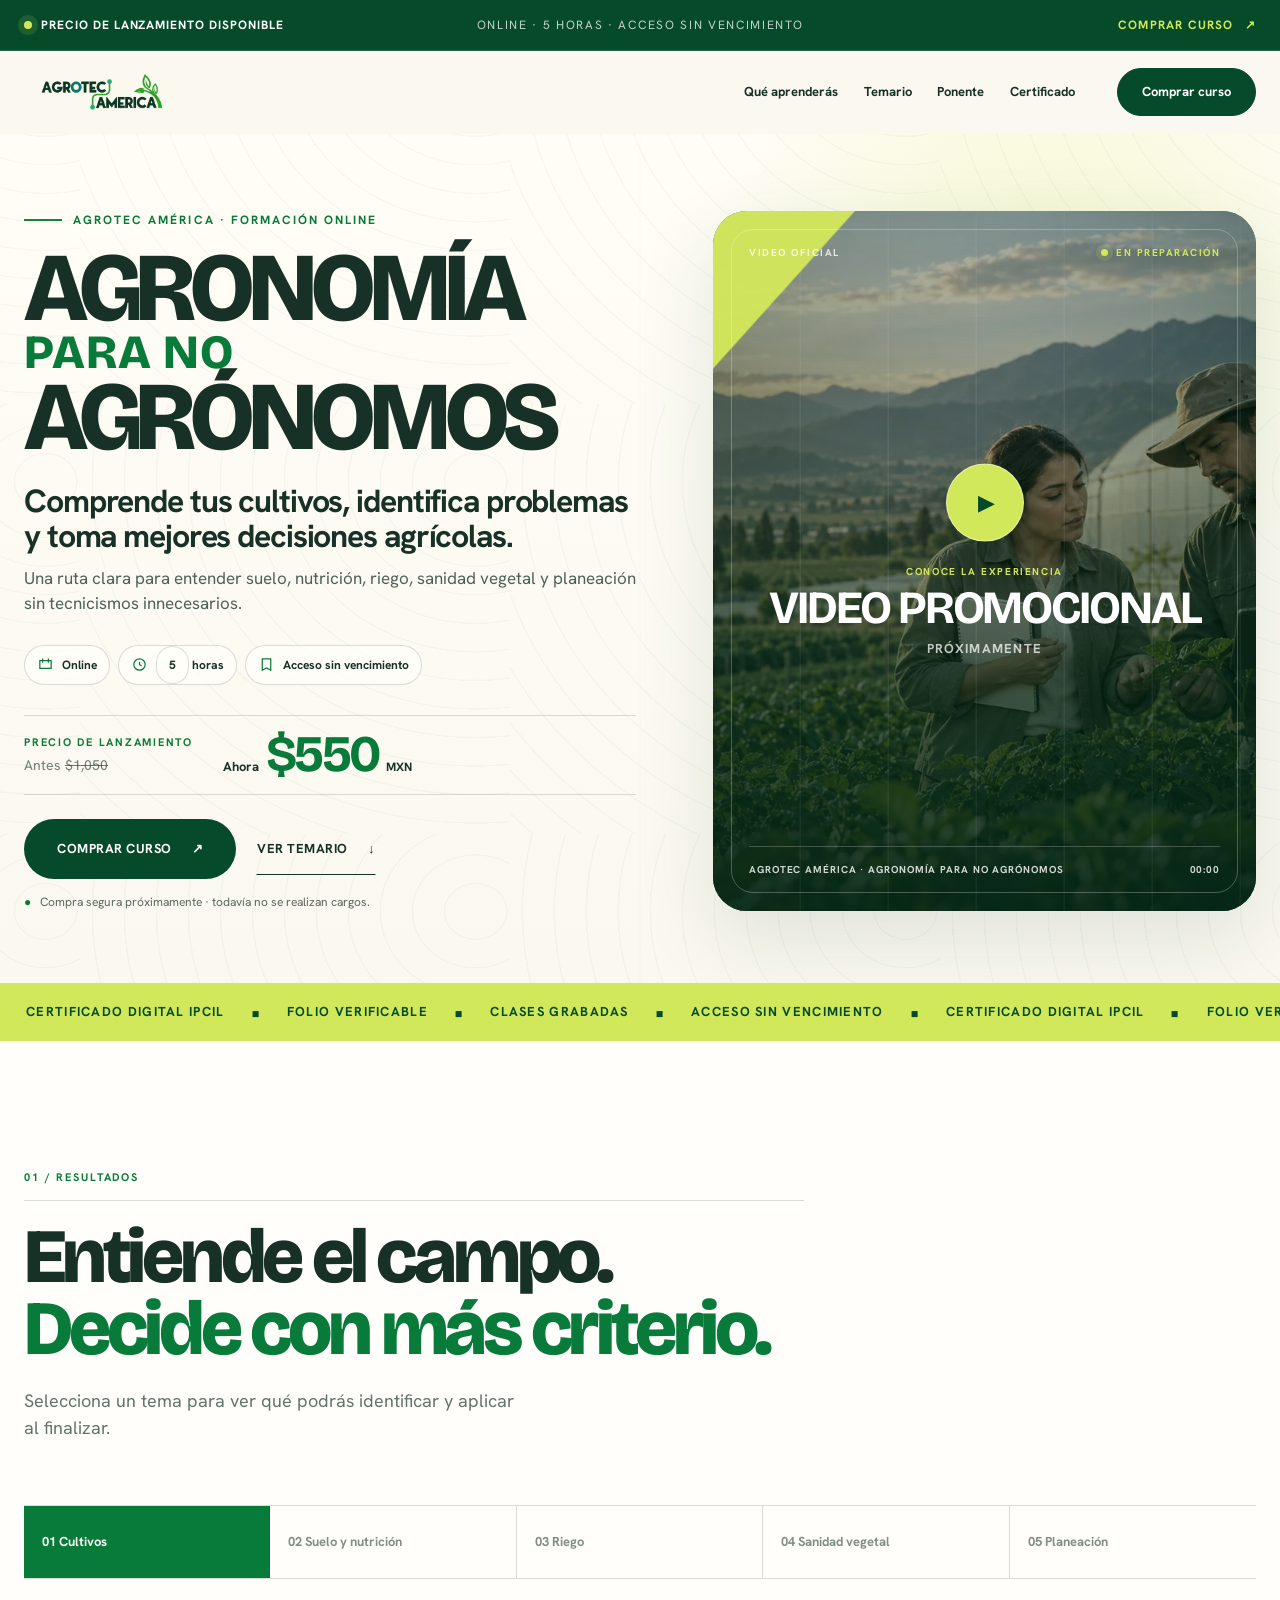
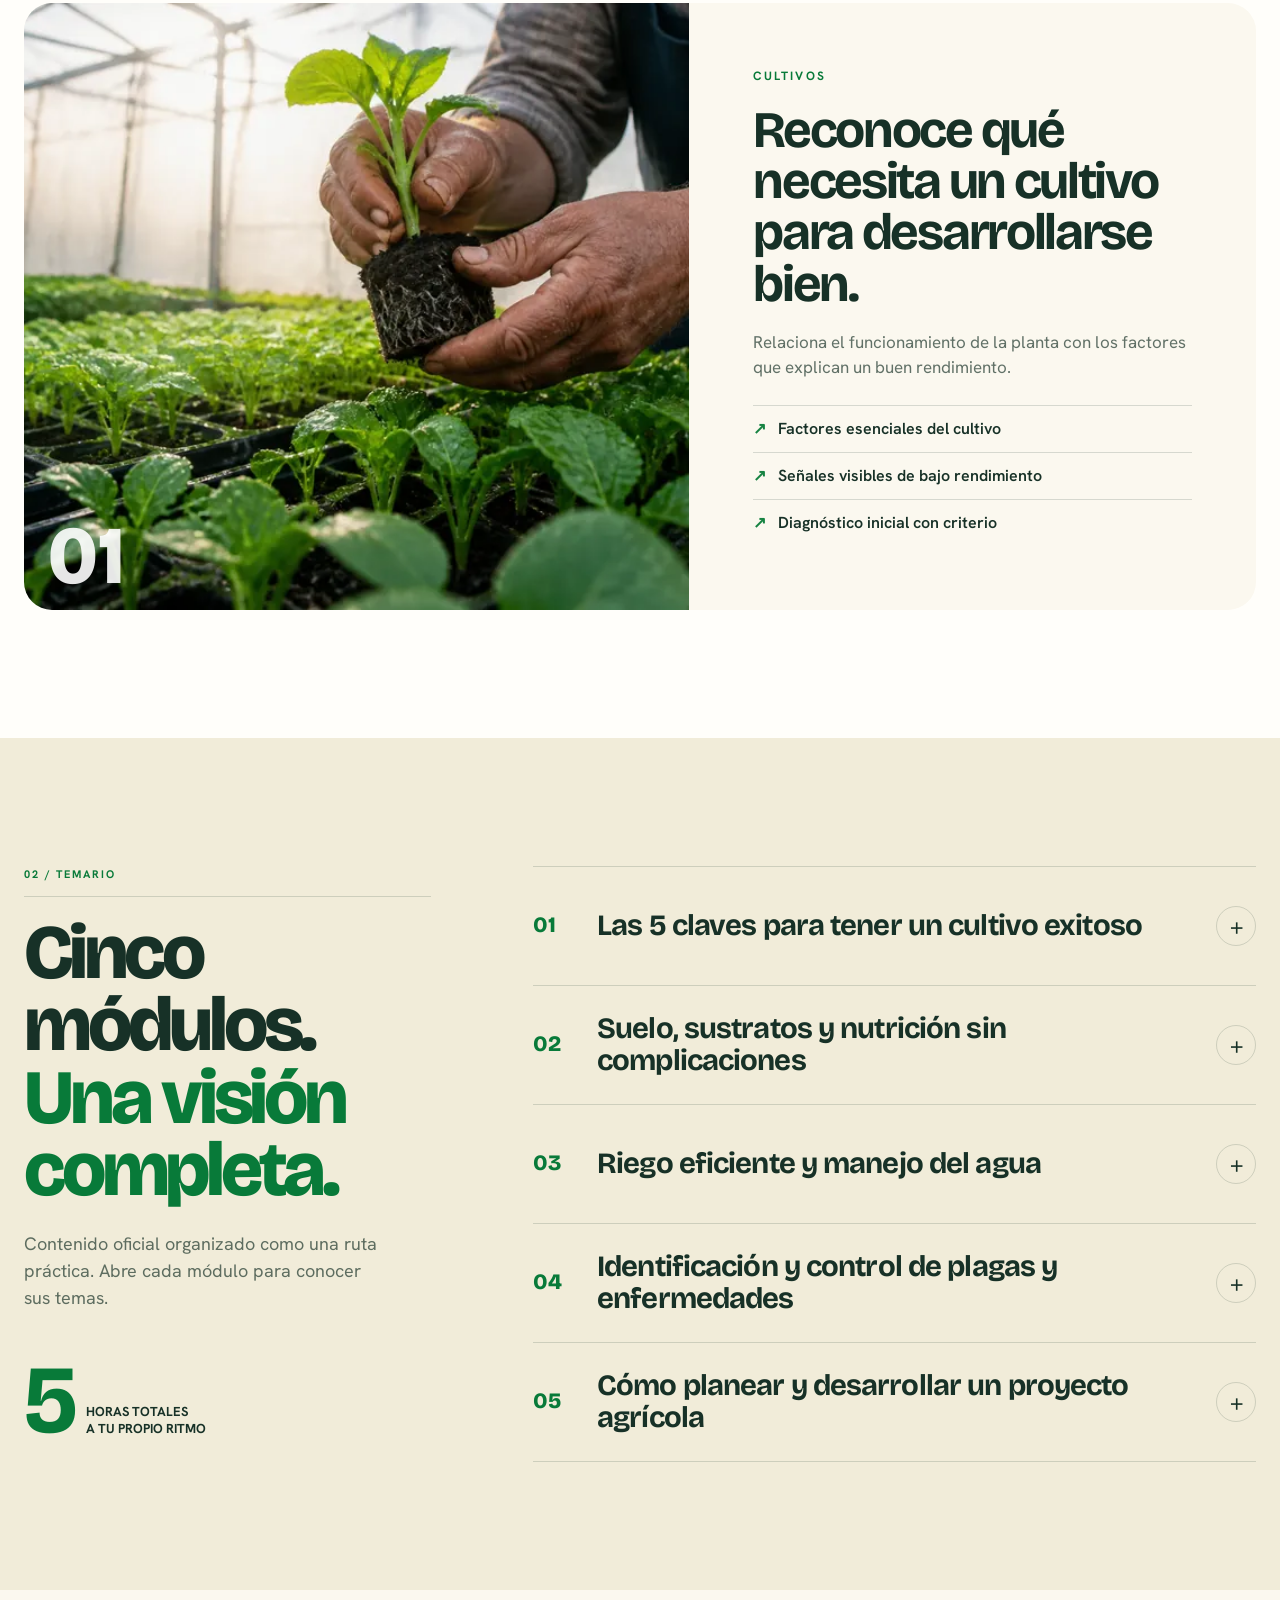
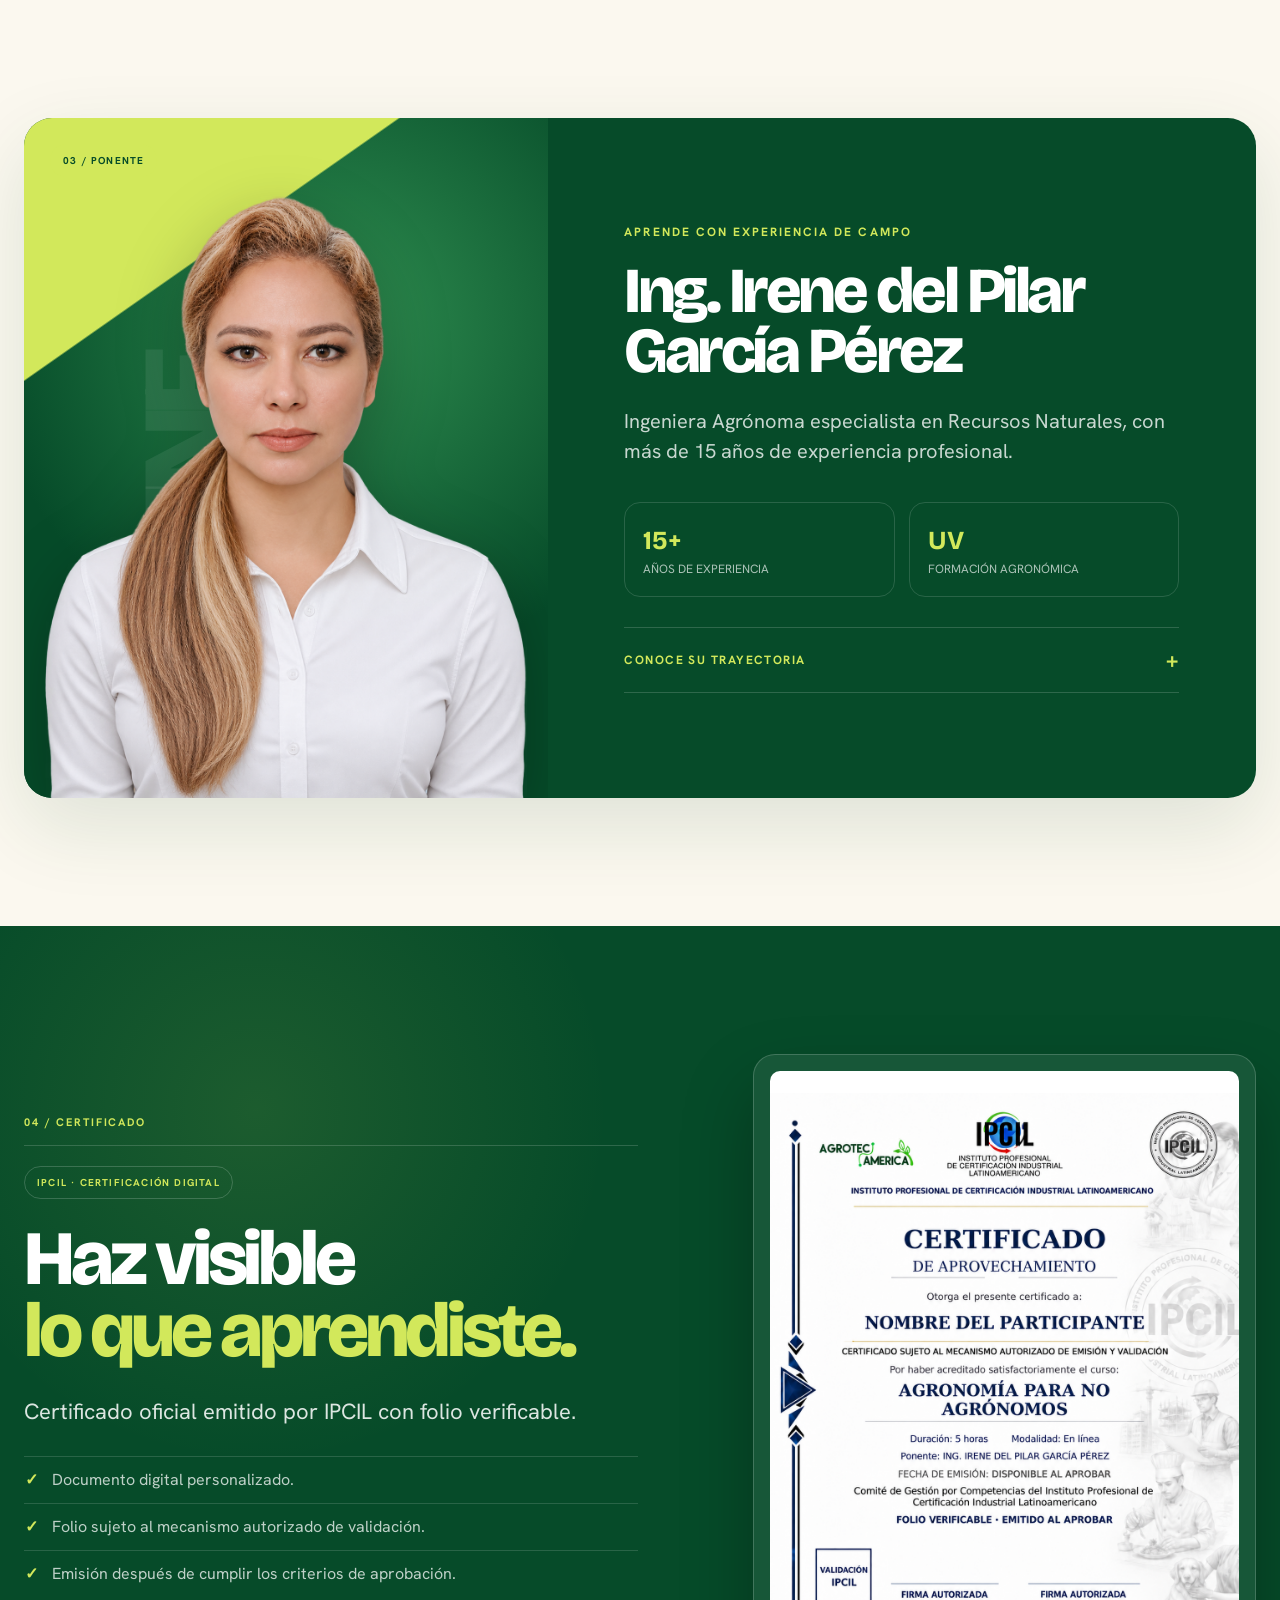
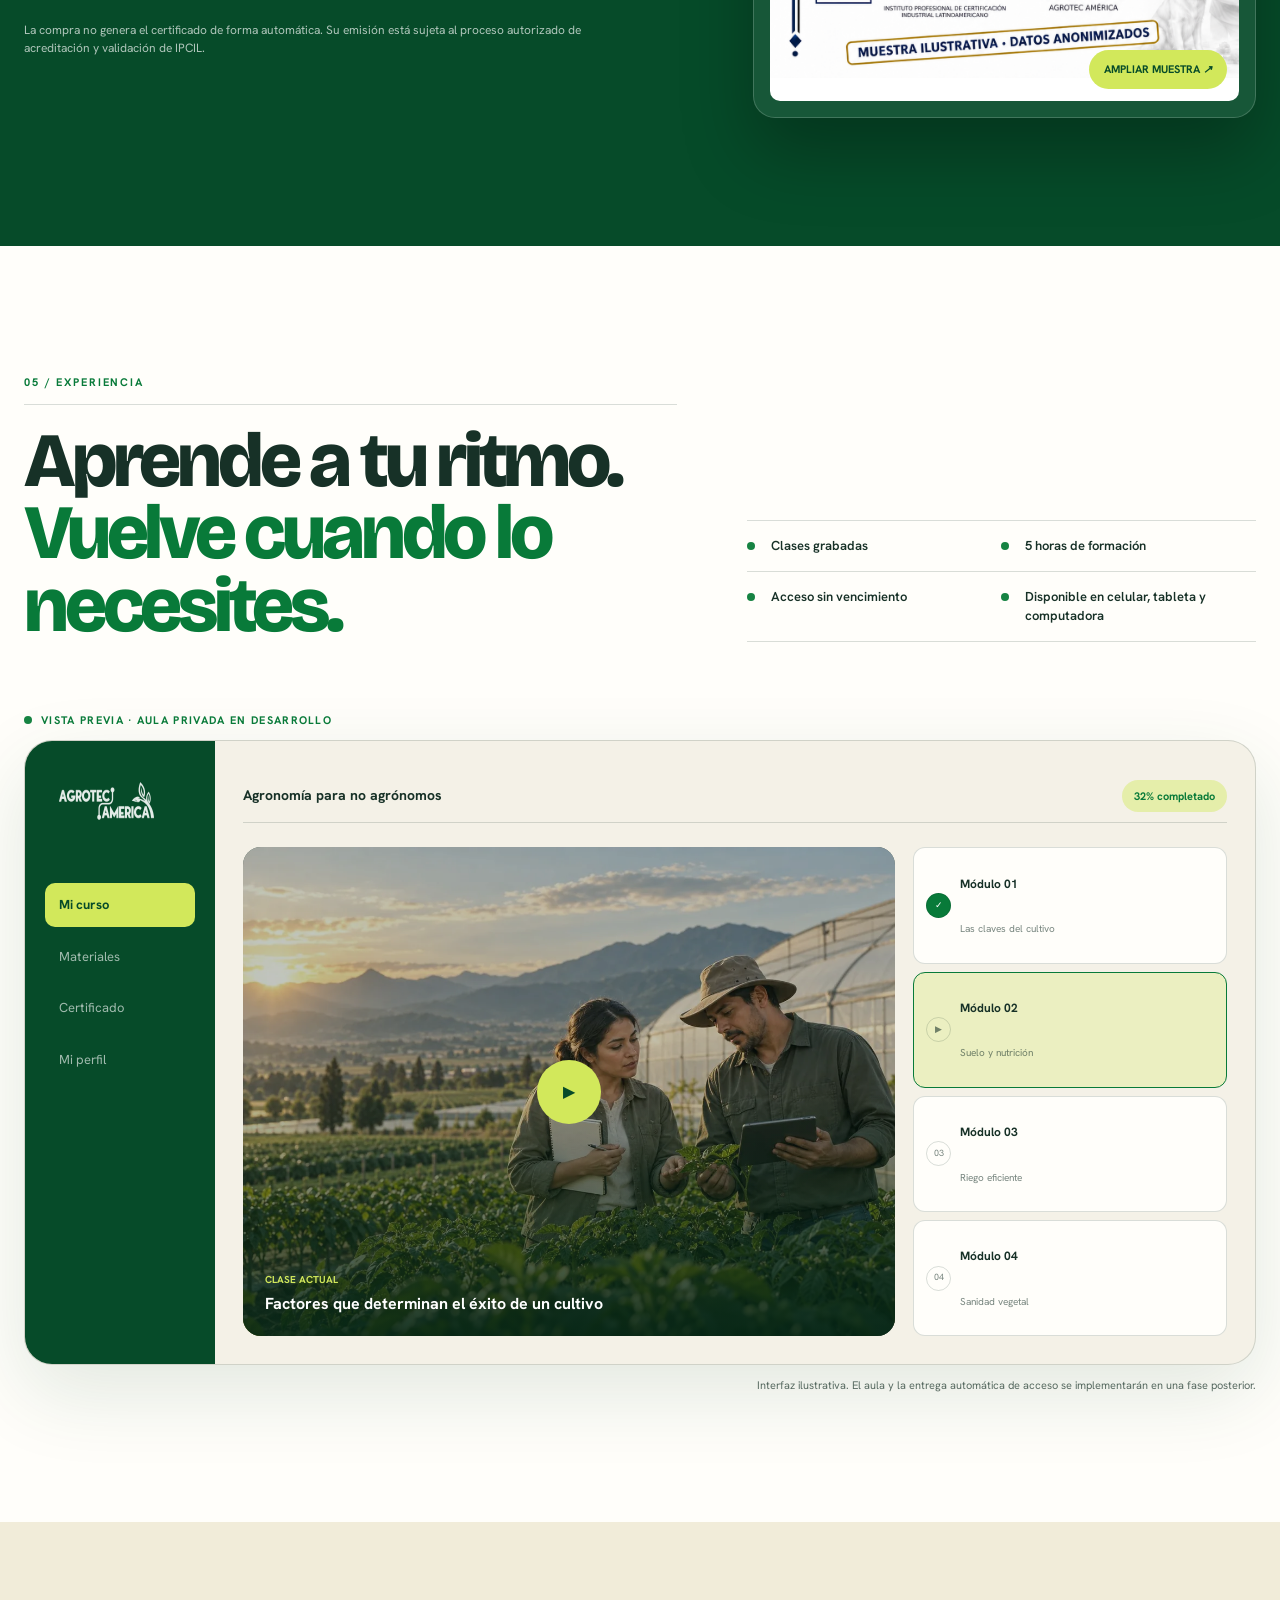
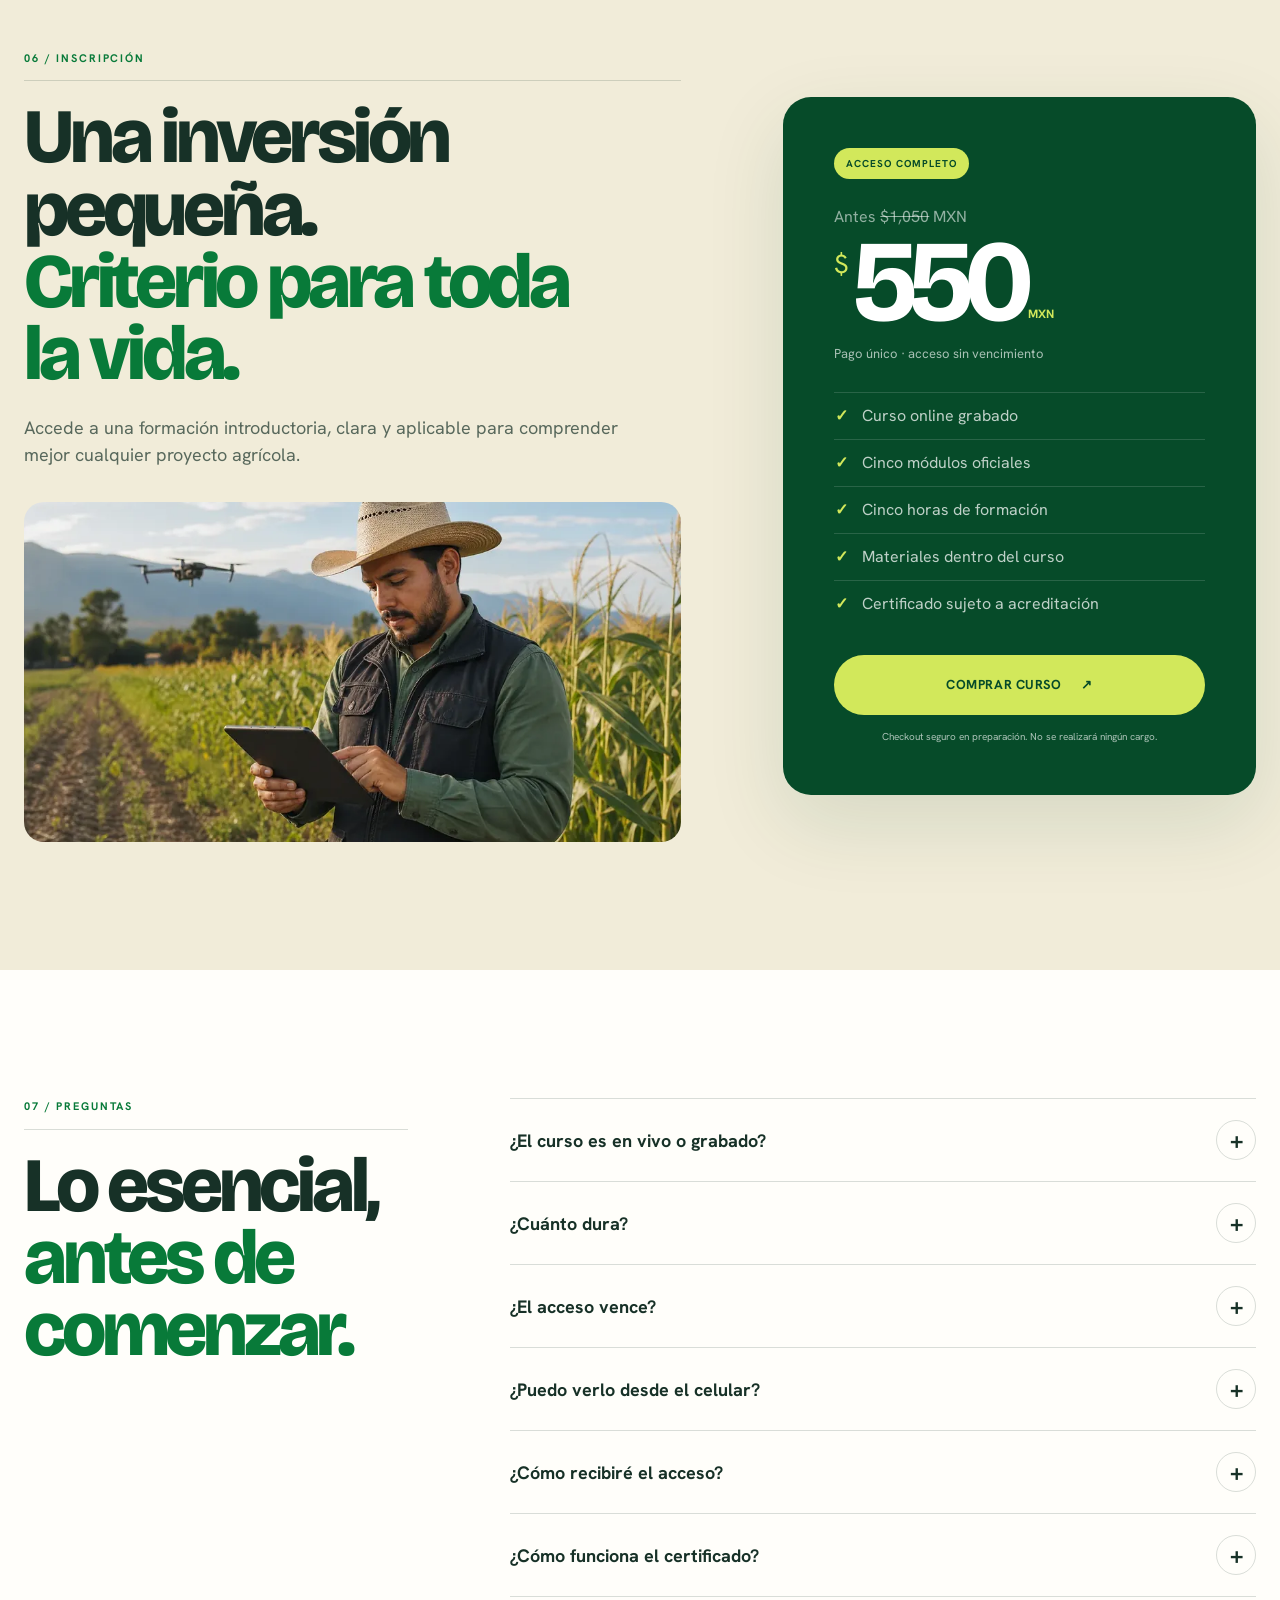
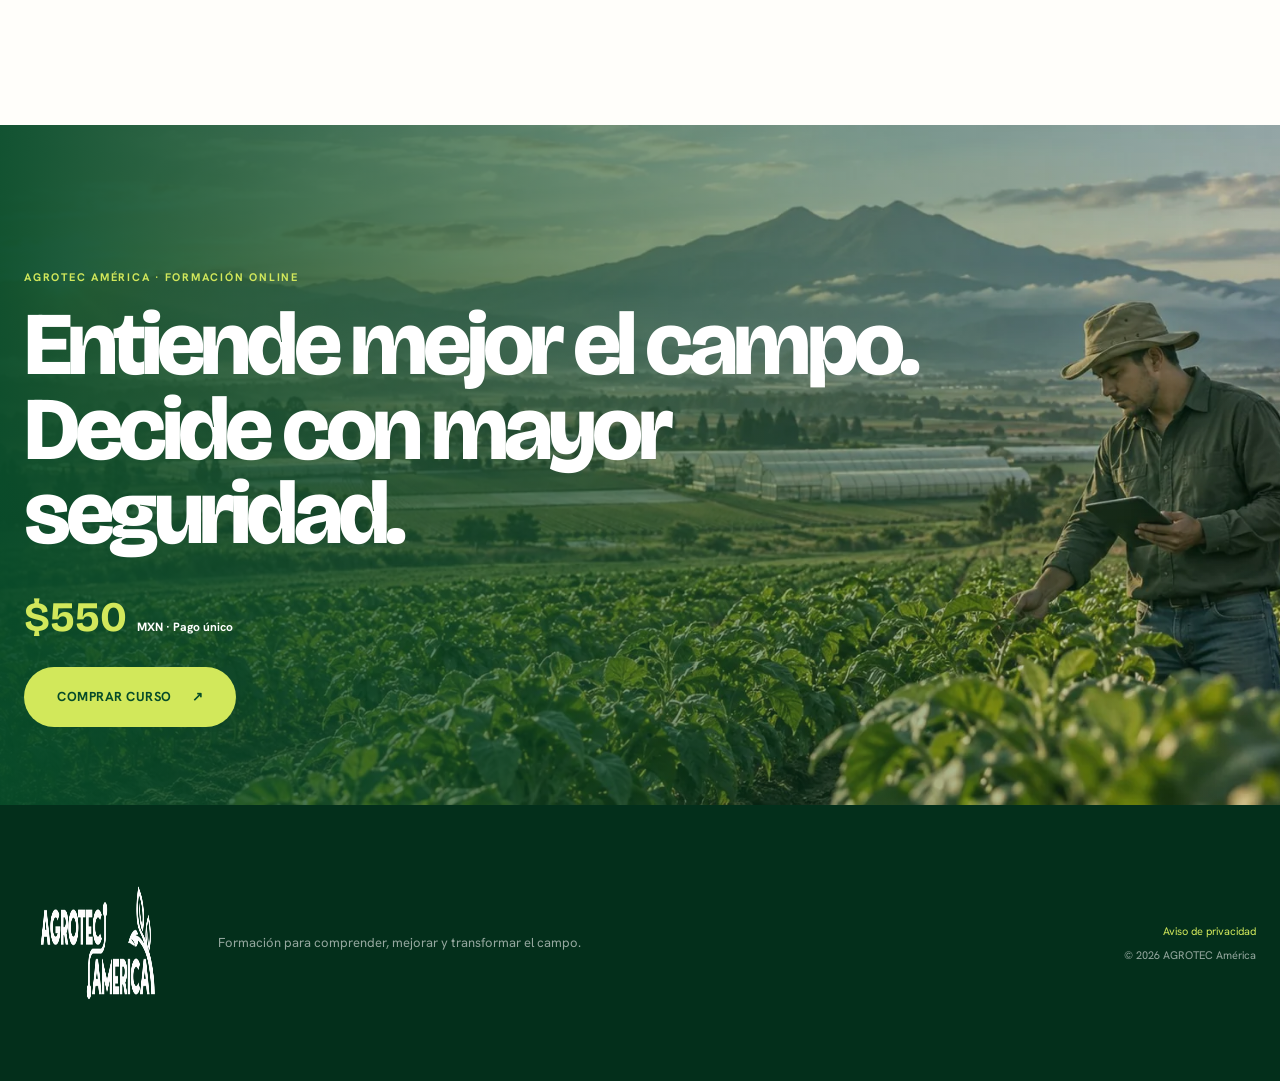
<file: agronomia-para-no-agronomos/index.html>
<!doctype html>
<html lang="es-MX">
  <head>
    <meta charset="utf-8" />
    <meta name="viewport" content="width=device-width, initial-scale=1" />
    <title>Agronomía para no agrónomos | AGROTEC América</title>
    <meta
      name="description"
      content="Curso online de Agronomía para no agrónomos. Aprende sobre cultivos, suelo, nutrición, riego, sanidad vegetal y planeación agrícola."
    />
    <meta name="theme-color" content="#064b29" />
    <meta property="og:type" content="website" />
    <meta property="og:locale" content="es_MX" />
    <meta property="og:title" content="Agronomía para no agrónomos" />
    <meta
      property="og:description"
      content="Comprende tus cultivos, identifica problemas y toma mejores decisiones agrícolas."
    />
    <meta property="og:image" content="https://agrotecamerican.com/agronomia-para-no-agronomos/assets/campo-hero.webp" />
    <link rel="canonical" href="https://agrotecamerican.com/agronomia-para-no-agronomos/" />
    <script>
      document.documentElement.classList.add("has-js");
      window.__agrotecRevealFallback = window.setTimeout(function () {
        document.documentElement.classList.remove("has-js");
      }, 3000);
    </script>
    <link rel="preload" href="./assets/fonts/hanken-400.woff2" as="font" type="font/woff2" crossorigin />
    <link rel="preload" href="./assets/fonts/bricolage-800.woff2" as="font" type="font/woff2" crossorigin />
    <link rel="stylesheet" href="./styles.css" />
    <script type="application/ld+json">
      {
        "@context": "https://schema.org",
        "@type": "Course",
        "name": "Agronomía para no agrónomos",
        "description": "Curso online grabado para comprender cultivos, suelo, nutrición, riego, sanidad vegetal y planeación agrícola.",
        "provider": {
          "@type": "Organization",
          "name": "AGROTEC América",
          "url": "https://agrotecamerican.com/"
        },
        "instructor": {
          "@type": "Person",
          "name": "Irene del Pilar García Pérez"
        },
        "educationalLevel": "Introductorio",
        "timeRequired": "PT5H",
        "inLanguage": "es-MX"
      }
    </script>
  </head>
  <body>
    <a class="skip-link" href="#contenido">Saltar al contenido</a>

    <div class="launch-bar" aria-label="Información del curso">
      <div class="launch-bar__inner">
        <span class="launch-bar__status"><span aria-hidden="true"></span> Precio de lanzamiento disponible</span>
        <span class="launch-bar__facts">Online · 5 horas · Acceso sin vencimiento</span>
        <button class="launch-bar__cta js-buy" type="button">Comprar curso <span aria-hidden="true">↗</span></button>
      </div>
    </div>

    <header class="site-header" data-header>
      <div class="shell nav-shell">
        <a class="brand" href="../" aria-label="AGROTEC América, inicio">
          <img src="./assets/logo-agrotec.webp" alt="AGROTEC América" width="480" height="192" />
        </a>
        <nav class="desktop-nav" aria-label="Navegación principal">
          <a href="#resultados">Qué aprenderás</a>
          <a href="#temario">Temario</a>
          <a href="#ponente">Ponente</a>
          <a href="#certificado">Certificado</a>
        </nav>
        <button class="nav-buy js-buy" type="button">Comprar curso</button>
        <button class="menu-button" type="button" aria-expanded="false" aria-controls="mobile-nav">
          <span>Menú</span><i aria-hidden="true"></i>
        </button>
      </div>
      <nav class="mobile-nav" id="mobile-nav" aria-label="Navegación móvil" hidden>
        <a href="#resultados">Qué aprenderás</a>
        <a href="#temario">Temario</a>
        <a href="#ponente">Ponente</a>
        <a href="#certificado">Certificado</a>
        <button class="button button--primary js-buy" type="button">Comprar curso</button>
      </nav>
    </header>

    <main id="contenido">
      <section class="hero" aria-labelledby="hero-title" data-hero>
        <div class="hero__texture" aria-hidden="true"></div>
        <div class="shell hero__grid">
          <div class="hero__copy reveal">
            <p class="eyebrow"><span></span> AGROTEC América · Formación online</p>
            <h1 id="hero-title">Agronomía <em>para no</em> agrónomos</h1>
            <p class="hero__promise">Comprende tus cultivos, identifica problemas y toma mejores decisiones agrícolas.</p>
            <p class="hero__summary">
              Una ruta clara para entender suelo, nutrición, riego, sanidad vegetal y planeación sin tecnicismos innecesarios.
            </p>

            <div class="quick-facts" aria-label="Datos principales del curso">
              <span><svg aria-hidden="true" viewBox="0 0 24 24"><path d="M4 6.5h16v11H4zM8 3.5v6m8-6v6" /></svg><b data-modality>Online</b></span>
              <span><svg aria-hidden="true" viewBox="0 0 24 24"><circle cx="12" cy="12" r="8" /><path d="M12 8v4l3 2" /></svg><b><span data-duration>5</span> horas</b></span>
              <span><svg aria-hidden="true" viewBox="0 0 24 24"><path d="M6 4h12v16l-6-3-6 3z" /></svg><b>Acceso sin vencimiento</b></span>
            </div>

            <div class="hero__offer" aria-label="Precio del curso">
              <div>
                <span class="offer-label">Precio de lanzamiento</span>
                <span class="price-reference">Antes <del data-reference-price>$1,050</del></span>
              </div>
              <div class="price-now"><small>Ahora</small><strong data-current-price>$550</strong><span>MXN</span></div>
            </div>

            <div class="hero__actions">
              <button class="button button--primary button--large js-buy" type="button">Comprar curso <span aria-hidden="true">↗</span></button>
              <a class="button button--text" href="#temario">Ver temario <span aria-hidden="true">↓</span></a>
            </div>
            <p class="checkout-state"><span aria-hidden="true">●</span> Compra segura próximamente · todavía no se realizan cargos.</p>
          </div>

          <div
            class="hero__visual reveal"
            style="--delay: 120ms"
            data-video-placeholder
            role="img"
            aria-label="Video promocional del curso, próximamente"
          >
            <div class="hero__field" aria-hidden="true"></div>
            <div class="hero__video-header" aria-hidden="true">
              <span>Video oficial</span>
              <span>En preparación</span>
            </div>
            <div class="hero__video-center" aria-hidden="true">
              <span class="hero__video-play">▶</span>
              <small>Conoce la experiencia</small>
              <strong>Video promocional</strong>
              <p>Próximamente</p>
            </div>
            <div class="hero__video-footer" aria-hidden="true">
              <span>AGROTEC América · Agronomía para no agrónomos</span>
              <span>00:00</span>
            </div>
          </div>
        </div>
      </section>

      <div class="credibility-strip" aria-label="Beneficios destacados">
        <div class="marquee-track" aria-hidden="true">
          <span>Certificado digital IPCIL</span><i>•</i><span>Folio verificable</span><i>•</i><span>Clases grabadas</span><i>•</i><span>Acceso sin vencimiento</span><i>•</i>
          <span>Certificado digital IPCIL</span><i>•</i><span>Folio verificable</span><i>•</i><span>Clases grabadas</span><i>•</i><span>Acceso sin vencimiento</span><i>•</i>
        </div>
      </div>

      <section class="section outcomes" id="resultados" aria-labelledby="outcomes-title">
        <div class="shell">
          <div class="section-heading reveal">
            <p class="section-index">01 / Resultados</p>
            <h2 id="outcomes-title">Entiende el campo.<br /><em>Decide con más criterio.</em></h2>
            <p>Selecciona un tema para ver qué podrás identificar y aplicar al finalizar.</p>
          </div>

          <div class="outcome-tabs reveal" role="tablist" aria-label="Resultados de aprendizaje">
            <button role="tab" aria-selected="true" aria-controls="outcome-panel" id="tab-cultivos" data-outcome="cultivos">01 Cultivos</button>
            <button role="tab" aria-selected="false" aria-controls="outcome-panel" id="tab-suelo" data-outcome="suelo" tabindex="-1">02 Suelo y nutrición</button>
            <button role="tab" aria-selected="false" aria-controls="outcome-panel" id="tab-riego" data-outcome="riego" tabindex="-1">03 Riego</button>
            <button role="tab" aria-selected="false" aria-controls="outcome-panel" id="tab-sanidad" data-outcome="sanidad" tabindex="-1">04 Sanidad vegetal</button>
            <button role="tab" aria-selected="false" aria-controls="outcome-panel" id="tab-planeacion" data-outcome="planeacion" tabindex="-1">05 Planeación</button>
          </div>

          <div class="outcome-panel reveal" id="outcome-panel" role="tabpanel" tabindex="0" aria-labelledby="tab-cultivos">
            <div class="outcome-panel__image">
              <img src="./assets/cultivos.webp" alt="Plántula siendo revisada en un invernadero" width="960" height="540" loading="lazy" data-outcome-image />
              <span data-outcome-number>01</span>
            </div>
            <div class="outcome-panel__copy">
              <p class="micro-label" data-outcome-label>Cultivos</p>
              <h3 data-outcome-title>Reconoce qué necesita un cultivo para desarrollarse bien.</h3>
              <p data-outcome-description>Relaciona el funcionamiento de la planta con los factores que explican un buen rendimiento.</p>
              <ul data-outcome-list>
                <li>Factores esenciales del cultivo</li>
                <li>Señales visibles de bajo rendimiento</li>
                <li>Diagnóstico inicial con criterio</li>
              </ul>
            </div>
          </div>
        </div>
      </section>

      <section class="section curriculum" id="temario" aria-labelledby="curriculum-title">
        <div class="shell curriculum__grid">
          <div class="curriculum__intro reveal">
            <p class="section-index">02 / Temario</p>
            <h2 id="curriculum-title">Cinco módulos.<br /><em>Una visión completa.</em></h2>
            <p>Contenido oficial organizado como una ruta práctica. Abre cada módulo para conocer sus temas.</p>
            <div class="curriculum__summary">
              <strong>5</strong>
              <span>horas totales<br />a tu propio ritmo</span>
            </div>
          </div>

          <div class="module-list reveal" data-accordion-group>
            <details class="module">
              <summary><span>01</span><strong>Las 5 claves para tener un cultivo exitoso</strong><i aria-hidden="true">+</i></summary>
              <div class="module__content"><ul><li>Cómo funciona una planta productiva.</li><li>Los cinco factores que determinan el éxito de un cultivo.</li><li>Causas frecuentes de bajo rendimiento.</li><li>Diagnóstico rápido de un cultivo.</li></ul></div>
            </details>
            <details class="module">
              <summary><span>02</span><strong>Suelo, sustratos y nutrición sin complicaciones</strong><i aria-hidden="true">+</i></summary>
              <div class="module__content"><ul><li>Cómo reconocer un suelo adecuado.</li><li>Importancia de la materia orgánica.</li><li>Nutrientes esenciales para las plantas.</li><li>Diferencia entre fertilizantes químicos y orgánicos.</li><li>Identificación visual de deficiencias nutricionales.</li></ul></div>
            </details>
            <details class="module">
              <summary><span>03</span><strong>Riego eficiente y manejo del agua</strong><i aria-hidden="true">+</i></summary>
              <div class="module__content"><ul><li>Cuándo y cuánto regar.</li><li>Errores más comunes en el riego.</li><li>Sistemas de riego y su uso.</li><li>Cómo detectar estrés hídrico.</li><li>Prácticas para ahorrar agua.</li></ul></div>
            </details>
            <details class="module">
              <summary><span>04</span><strong>Identificación y control de plagas y enfermedades</strong><i aria-hidden="true">+</i></summary>
              <div class="module__content"><ul><li>Diferencia entre plaga y enfermedad.</li><li>Plagas comunes y daños que ocasionan.</li><li>Enfermedades frecuentes en los cultivos.</li><li>Monitoreo preventivo.</li><li>Manejo integrado de plagas y enfermedades.</li></ul></div>
            </details>
            <details class="module">
              <summary><span>05</span><strong>Cómo planear y desarrollar un proyecto agrícola</strong><i aria-hidden="true">+</i></summary>
              <div class="module__content"><ul><li>Cómo elegir el cultivo adecuado.</li><li>Evaluación básica de viabilidad.</li><li>Costos esenciales de producción.</li><li>Tecnología accesible para mejorar resultados.</li></ul></div>
            </details>
          </div>
        </div>
      </section>

      <section class="section instructor" id="ponente" aria-labelledby="instructor-title">
        <div class="shell instructor__card reveal">
          <div class="instructor__visual">
            <span class="instructor__index">03 / Ponente</span>
            <img src="./assets/irene-garcia.png" alt="Retrato de la Ing. Irene del Pilar García Pérez" width="1123" height="1402" loading="lazy" />
          </div>
          <div class="instructor__copy">
            <p class="micro-label">Aprende con experiencia de campo</p>
            <h2 id="instructor-title">Ing. Irene del Pilar<br />García Pérez</h2>
            <p class="instructor__lead">Ingeniera Agrónoma especialista en Recursos Naturales, con más de 15 años de experiencia profesional.</p>
            <div class="instructor__facts"><span><b>15+</b> años de experiencia</span><span><b>UV</b> formación agronómica</span></div>
            <details class="bio">
              <summary>Conoce su trayectoria <span aria-hidden="true">+</span></summary>
              <div class="bio__body">
                <p>La Ing. Irene del Pilar García Pérez es Ingeniera Agrónoma especialista en Recursos Naturales por la Universidad Veracruzana, Facultad de Ciencias Agrícolas, Campus Xalapa, donde realizó su formación entre 2000 y 2005, obteniendo título y cédula profesional.</p>
                <p>Cuenta con formación complementaria en cafeticultura, agricultura orgánica, certificaciones y desarrollo rural.</p>
                <p>Posee más de 15 años de experiencia en asesoría técnica, extensionismo rural, agricultura sustentable, agroecología y proyectos productivos.</p>
                <p>Ha colaborado con instituciones y organizaciones del sector agropecuario, incluyendo programas de la Secretaría de Desarrollo Agropecuario, Rural y Pesca de Veracruz, Agroindustrias Unidas de México, asociaciones cafetaleras y consejos estatales del café.</p>
                <p>Su experiencia incluye capacitación a productores, certificación orgánica y fortalecimiento de cadenas productivas, particularmente en los sectores cafetalero y de caña de azúcar.</p>
                <p>Ha recibido reconocimientos por sus actividades como ponente, capacitadora y asesora técnica en desarrollo rural y producción agrícola.</p>
              </div>
            </details>
          </div>
        </div>
      </section>

      <section class="section certificate" id="certificado" aria-labelledby="certificate-title">
        <div class="shell certificate__grid">
          <div class="certificate__copy reveal">
            <p class="section-index section-index--light">04 / Certificado</p>
            <span class="certificate__badge">IPCIL · Certificación digital</span>
            <h2 id="certificate-title">Haz visible<br /><em>lo que aprendiste.</em></h2>
            <p class="certificate__lead">Certificado oficial emitido por IPCIL con folio verificable.</p>
            <ul class="check-list">
              <li>Documento digital personalizado.</li>
              <li>Folio sujeto al mecanismo autorizado de validación.</li>
              <li>Emisión después de cumplir los criterios de aprobación.</li>
            </ul>
            <p class="certificate__legal">La compra no genera el certificado de forma automática. Su emisión está sujeta al proceso autorizado de acreditación y validación de IPCIL.</p>
          </div>
          <button class="certificate-preview reveal" type="button" data-certificate-open aria-label="Ampliar muestra anonimizada del certificado">
            <img src="./assets/certificado-ipcil-muestra-anonimizada.png" alt="Muestra ilustrativa y anonimizada del certificado IPCIL" width="1124" height="1406" loading="lazy" />
            <span>Ampliar muestra <i aria-hidden="true">↗</i></span>
          </button>
        </div>
      </section>

      <section class="section access" aria-labelledby="access-title">
        <div class="shell">
          <div class="access__top">
            <div class="section-heading reveal">
              <p class="section-index">05 / Experiencia</p>
              <h2 id="access-title">Aprende a tu ritmo.<br /><em>Vuelve cuando lo necesites.</em></h2>
            </div>
            <div class="access__benefits reveal">
              <span>Clases grabadas</span><span>5 horas de formación</span><span>Acceso sin vencimiento</span><span>Disponible en celular, tableta y computadora</span>
            </div>
          </div>

          <div class="classroom reveal" aria-label="Vista ilustrativa del aula virtual">
            <div class="classroom__notice"><span></span> Vista previa · Aula privada en desarrollo</div>
            <div class="classroom__window">
              <aside class="classroom__sidebar">
                <img src="./assets/logo-agrotec.webp" alt="" width="160" height="64" />
                <nav aria-label="Secciones ilustrativas del aula"><span class="is-active">Mi curso</span><span>Materiales</span><span>Certificado</span><span>Mi perfil</span></nav>
              </aside>
              <div class="classroom__content">
                <div class="classroom__toolbar"><span>Agronomía para no agrónomos</span><b>32% completado</b></div>
                <div class="classroom__layout">
                  <div class="classroom__player">
                    <img src="./assets/aprendizaje-campo.webp" alt="Vista ilustrativa de una clase grabada en el aula" width="1024" height="1024" loading="lazy" />
                    <button type="button" tabindex="-1" aria-hidden="true">▶</button>
                    <div><span>Clase actual</span><strong>Factores que determinan el éxito de un cultivo</strong></div>
                  </div>
                  <div class="classroom__modules">
                    <span class="is-done"><i>✓</i><b>Módulo 01</b><small>Las claves del cultivo</small></span>
                    <span class="is-current"><i>▶</i><b>Módulo 02</b><small>Suelo y nutrición</small></span>
                    <span><i>03</i><b>Módulo 03</b><small>Riego eficiente</small></span>
                    <span><i>04</i><b>Módulo 04</b><small>Sanidad vegetal</small></span>
                  </div>
                </div>
              </div>
            </div>
            <p>Interfaz ilustrativa. El aula y la entrega automática de acceso se implementarán en una fase posterior.</p>
          </div>
        </div>
      </section>

      <section class="section pricing" id="inscripcion" aria-labelledby="pricing-title" data-pricing>
        <div class="shell pricing__grid">
          <div class="pricing__intro reveal">
            <p class="section-index">06 / Inscripción</p>
            <h2 id="pricing-title">Una inversión pequeña.<br /><em>Criterio para toda la vida.</em></h2>
            <p>Accede a una formación introductoria, clara y aplicable para comprender mejor cualquier proyecto agrícola.</p>
            <img src="./assets/planeacion.webp" alt="Productor revisando información del cultivo en una tableta" width="960" height="540" loading="lazy" />
          </div>
          <article class="price-card reveal">
            <span class="price-card__tag">Acceso completo</span>
            <p class="price-card__reference">Antes <del data-reference-price>$1,050</del> MXN</p>
            <div class="price-card__amount"><small>$</small><strong data-current-price-raw>550</strong><span>MXN</span></div>
            <p>Pago único · acceso sin vencimiento</p>
            <ul class="check-list check-list--dark"><li>Curso online grabado</li><li>Cinco módulos oficiales</li><li>Cinco horas de formación</li><li>Materiales dentro del curso</li><li>Certificado sujeto a acreditación</li></ul>
            <button class="button button--primary button--large js-buy" type="button">Comprar curso <span aria-hidden="true">↗</span></button>
            <small class="price-card__status">Checkout seguro en preparación. No se realizará ningún cargo.</small>
          </article>
        </div>
      </section>

      <section class="section faq" aria-labelledby="faq-title">
        <div class="shell faq__grid">
          <div class="faq__intro reveal"><p class="section-index">07 / Preguntas</p><h2 id="faq-title">Lo esencial,<br /><em>antes de comenzar.</em></h2></div>
          <div class="faq__list reveal" data-accordion-group>
            <details><summary>¿El curso es en vivo o grabado?<i aria-hidden="true">+</i></summary><p>Es un curso online con clases grabadas para avanzar a tu propio ritmo.</p></details>
            <details><summary>¿Cuánto dura?<i aria-hidden="true">+</i></summary><p>La formación tiene una duración total de cinco horas.</p></details>
            <details><summary>¿El acceso vence?<i aria-hidden="true">+</i></summary><p>No. El acceso está planteado sin fecha de vencimiento.</p></details>
            <details><summary>¿Puedo verlo desde el celular?<i aria-hidden="true">+</i></summary><p>Sí. El aula estará preparada para consultarse desde celular, tableta o computadora.</p></details>
            <details><summary>¿Cómo recibiré el acceso?<i aria-hidden="true">+</i></summary><p>La entrega automática del aula se habilitará antes de activar los cobros. Esta versión todavía no procesa pagos.</p></details>
            <details><summary>¿Cómo funciona el certificado?<i aria-hidden="true">+</i></summary><p>Se emitirá de forma digital por IPCIL, después de cumplir los criterios de aprobación y conforme al mecanismo autorizado de validación.</p></details>
          </div>
        </div>
      </section>

      <section class="closing" aria-labelledby="closing-title">
        <div class="closing__image" aria-hidden="true"></div>
        <div class="shell closing__content reveal">
          <p>AGROTEC América · Formación online</p>
          <h2 id="closing-title">Entiende mejor el campo.<br />Decide con mayor seguridad.</h2>
          <div><strong data-current-price>$550</strong><span>MXN · Pago único</span></div>
          <button class="button button--lime button--large js-buy" type="button">Comprar curso <span aria-hidden="true">↗</span></button>
        </div>
      </section>
    </main>

    <footer class="site-footer">
      <div class="shell site-footer__grid">
        <img src="./assets/logo-agrotec.webp" alt="AGROTEC América" width="480" height="192" loading="lazy" />
        <p>Formación para comprender, mejorar y transformar el campo.</p>
        <div><a href="../privacidad.html">Aviso de privacidad</a><span>© <span data-year></span> AGROTEC América</span></div>
      </div>
    </footer>

    <div class="mobile-buy" data-mobile-buy hidden>
      <div><small>Precio de lanzamiento</small><strong data-current-price>$550</strong> <span>MXN</span></div>
      <button class="js-buy" type="button">Comprar <span aria-hidden="true">↗</span></button>
    </div>

    <dialog class="modal purchase-modal" data-purchase-dialog aria-labelledby="purchase-title">
      <button class="modal__close" type="button" data-close-dialog aria-label="Cerrar">×</button>
      <span class="modal__icon" aria-hidden="true">✓</span>
      <p class="micro-label">Fase de vista previa</p>
      <h2 id="purchase-title">Compra segura próximamente</h2>
      <p>Estamos terminando la entrega automática del aula virtual. Todavía no se realizará ningún cobro.</p>
      <div class="modal__summary"><span>Agronomía para no agrónomos</span><strong data-current-price>$550</strong><small>MXN</small></div>
      <button class="button button--primary" type="button" data-close-dialog>Entendido</button>
    </dialog>

    <dialog class="modal certificate-modal" data-certificate-dialog aria-labelledby="certificate-dialog-title">
      <button class="modal__close" type="button" data-close-dialog aria-label="Cerrar">×</button>
      <div class="certificate-modal__header"><p class="micro-label">Muestra anonimizada</p><h2 id="certificate-dialog-title">Certificado digital IPCIL</h2></div>
      <img src="./assets/certificado-ipcil-muestra-anonimizada.png" alt="Muestra ampliada, ilustrativa y anonimizada del certificado IPCIL" width="1124" height="1406" />
      <p>Ejemplo visual. El documento final se emite de forma personalizada y está sujeto al mecanismo autorizado de aprobación y validación.</p>
    </dialog>

    <script src="./site-config.js"></script>
    <script src="./app.js" onerror="document.documentElement.classList.remove('has-js')"></script>
  </body>
</html>
</file>
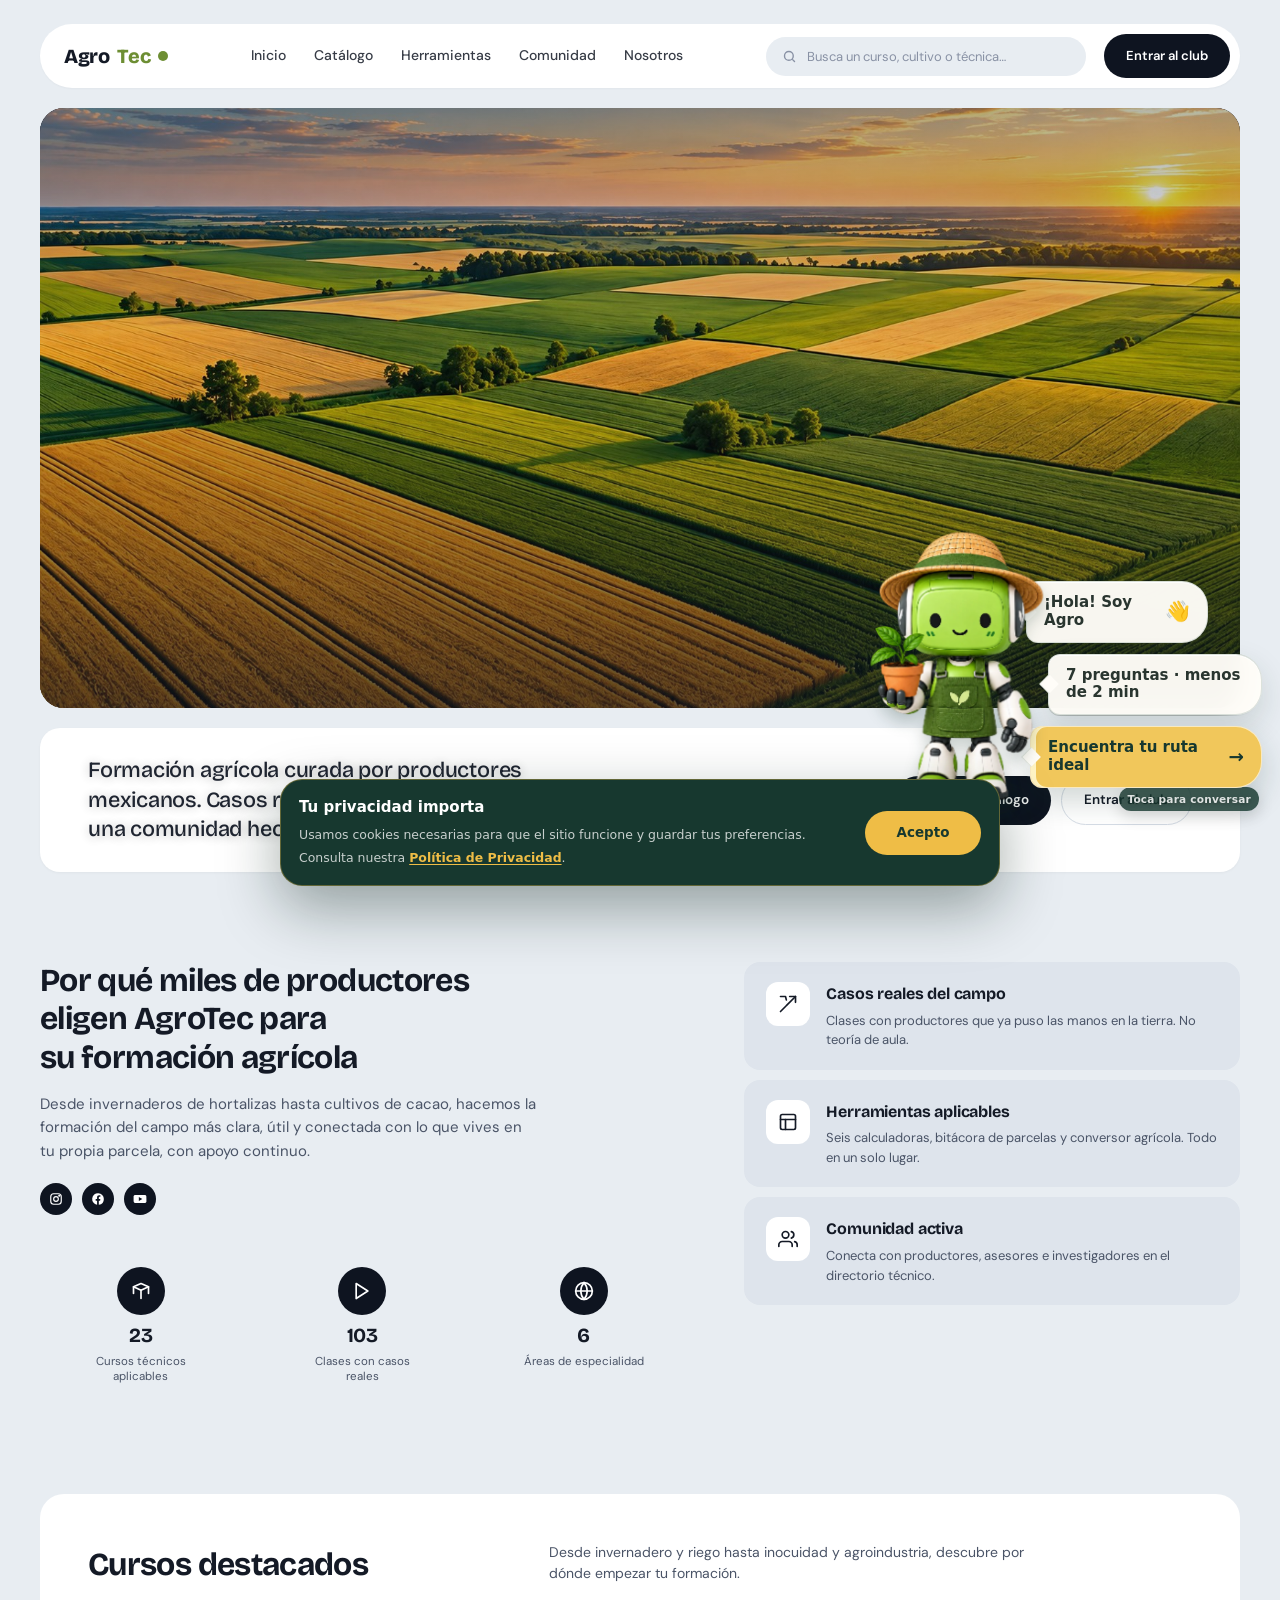
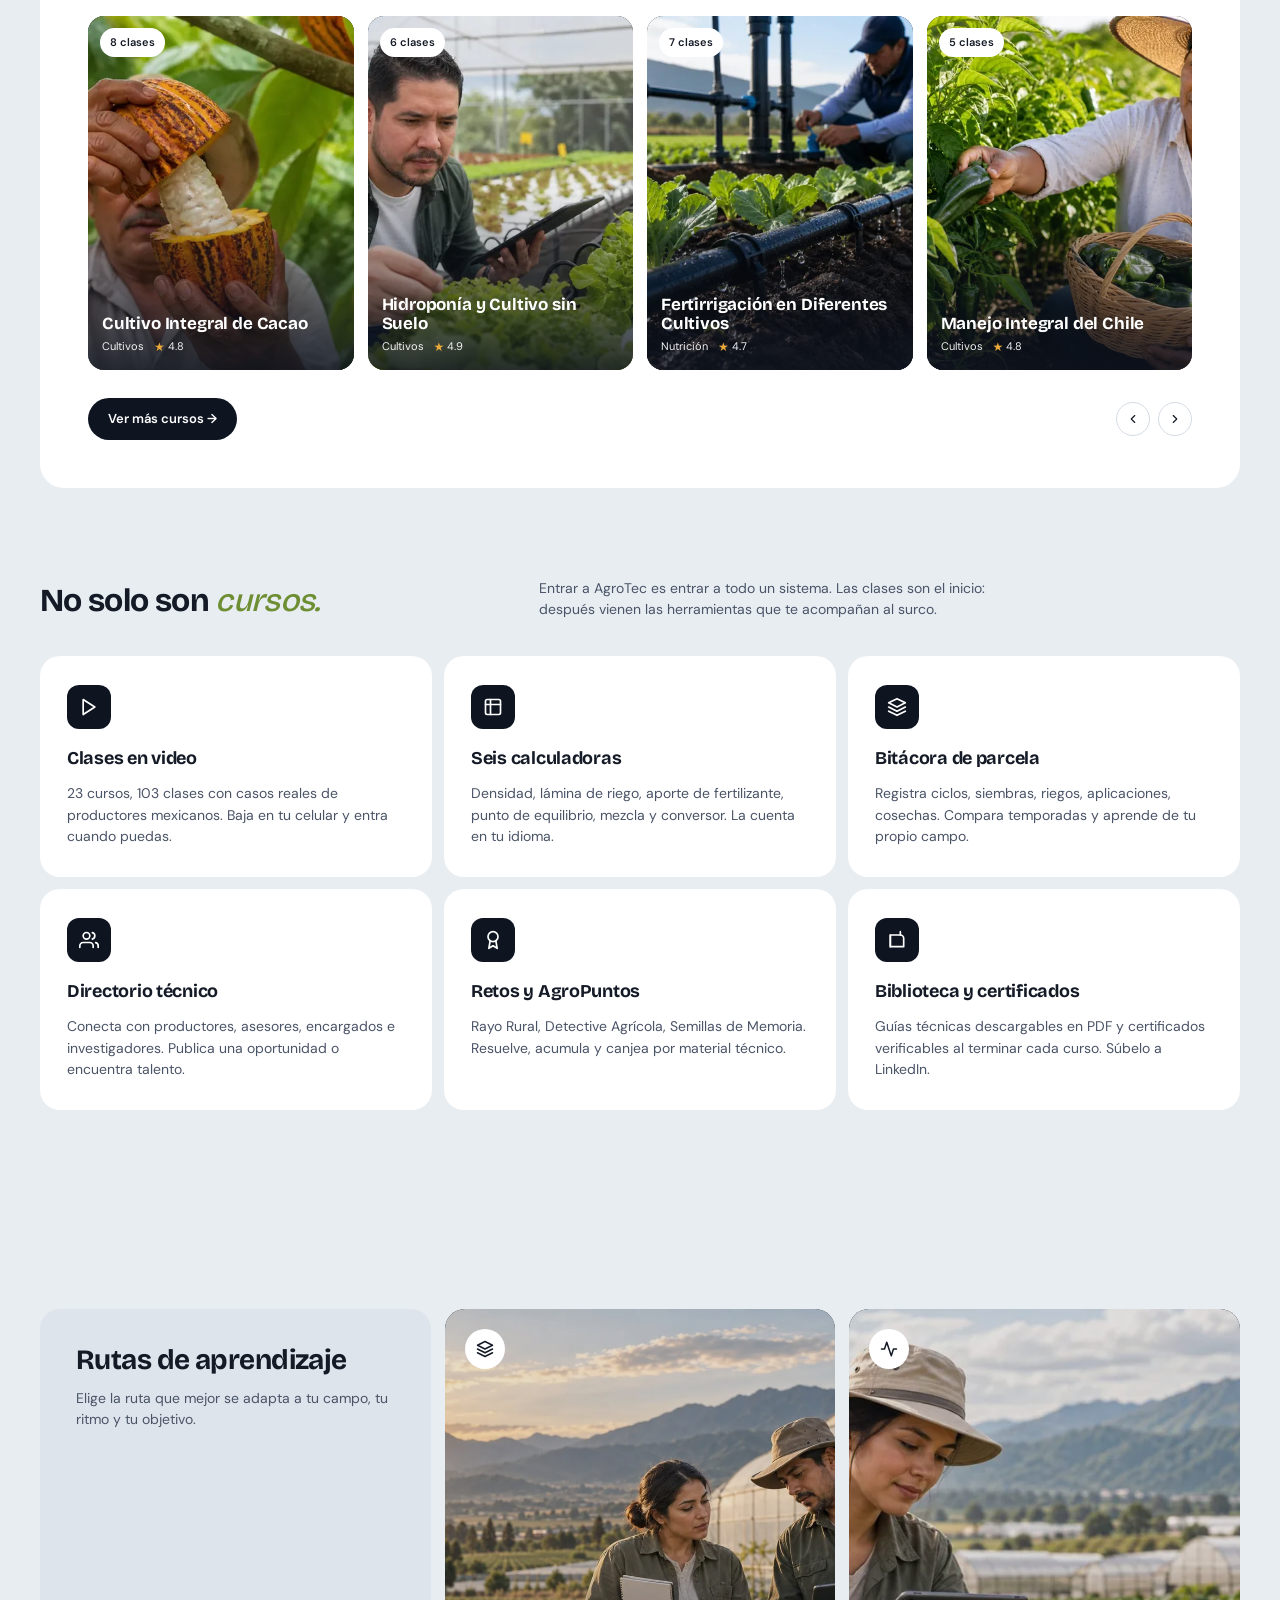
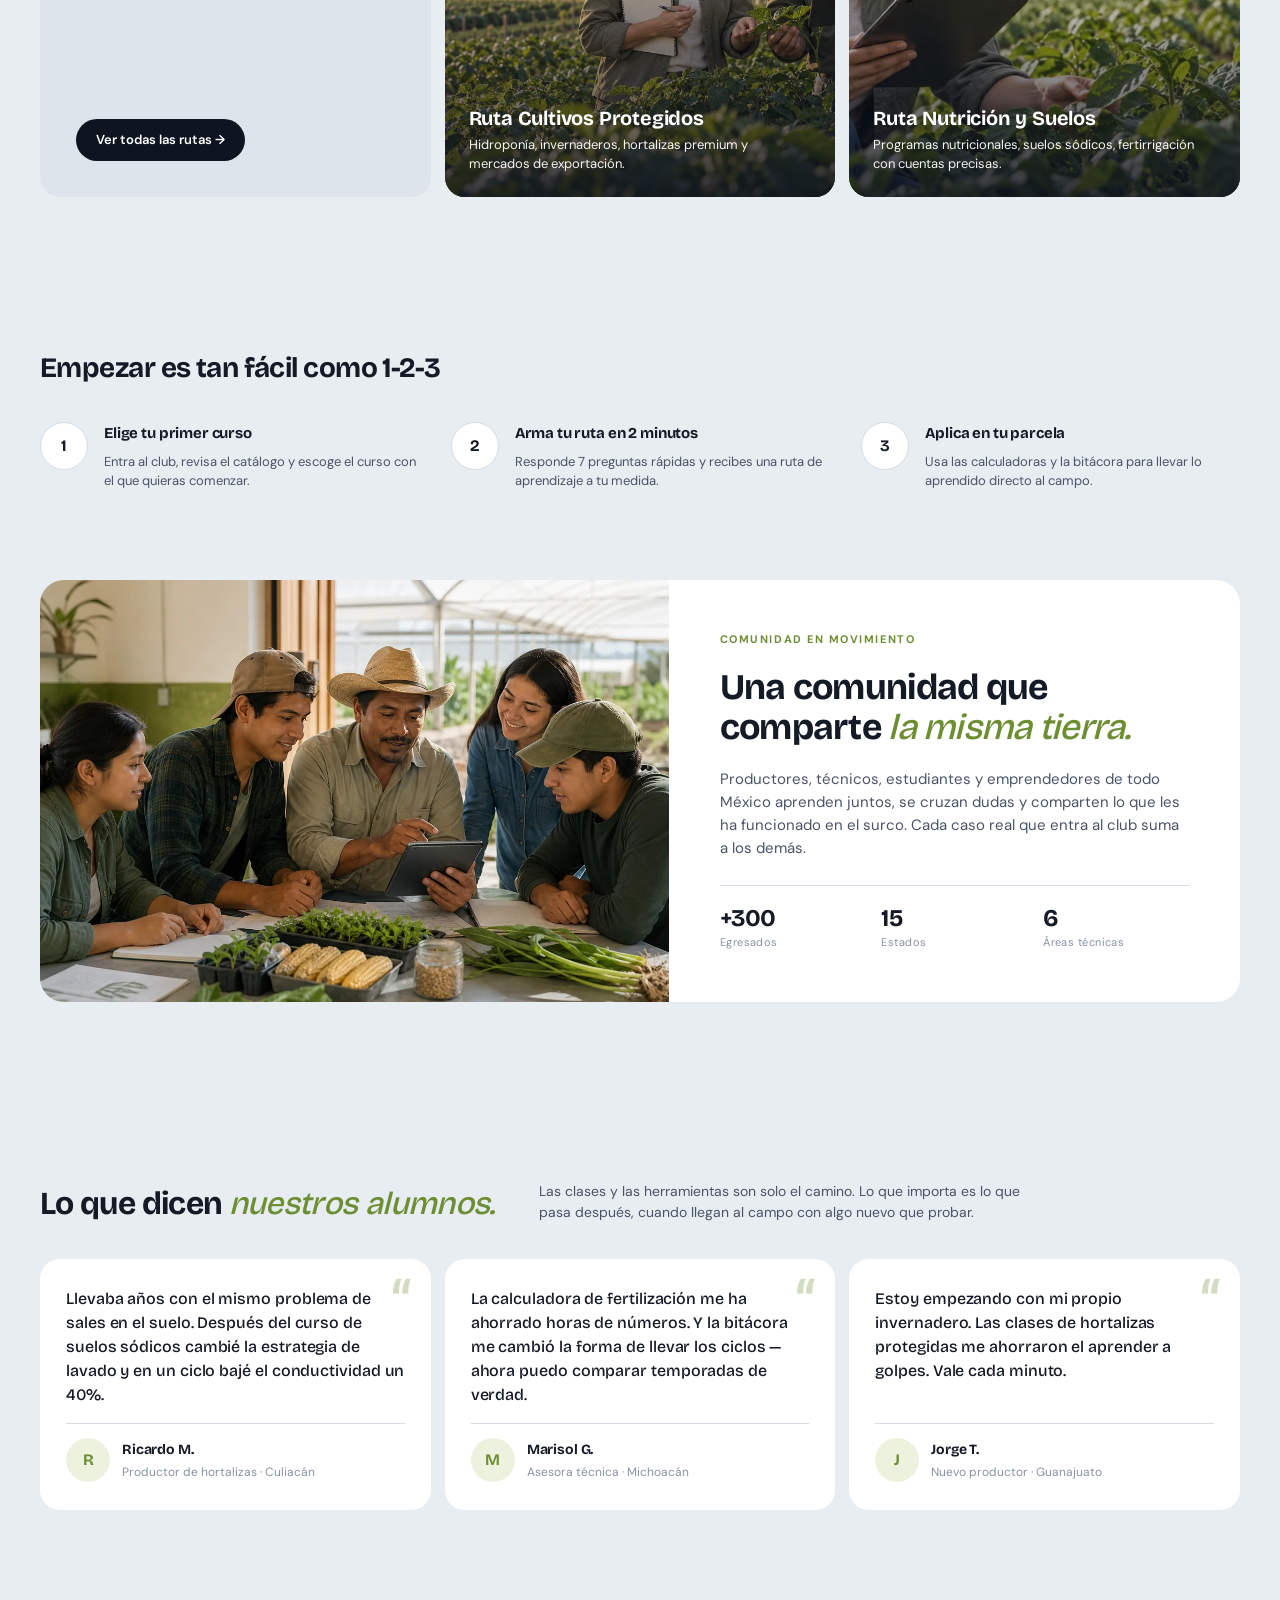
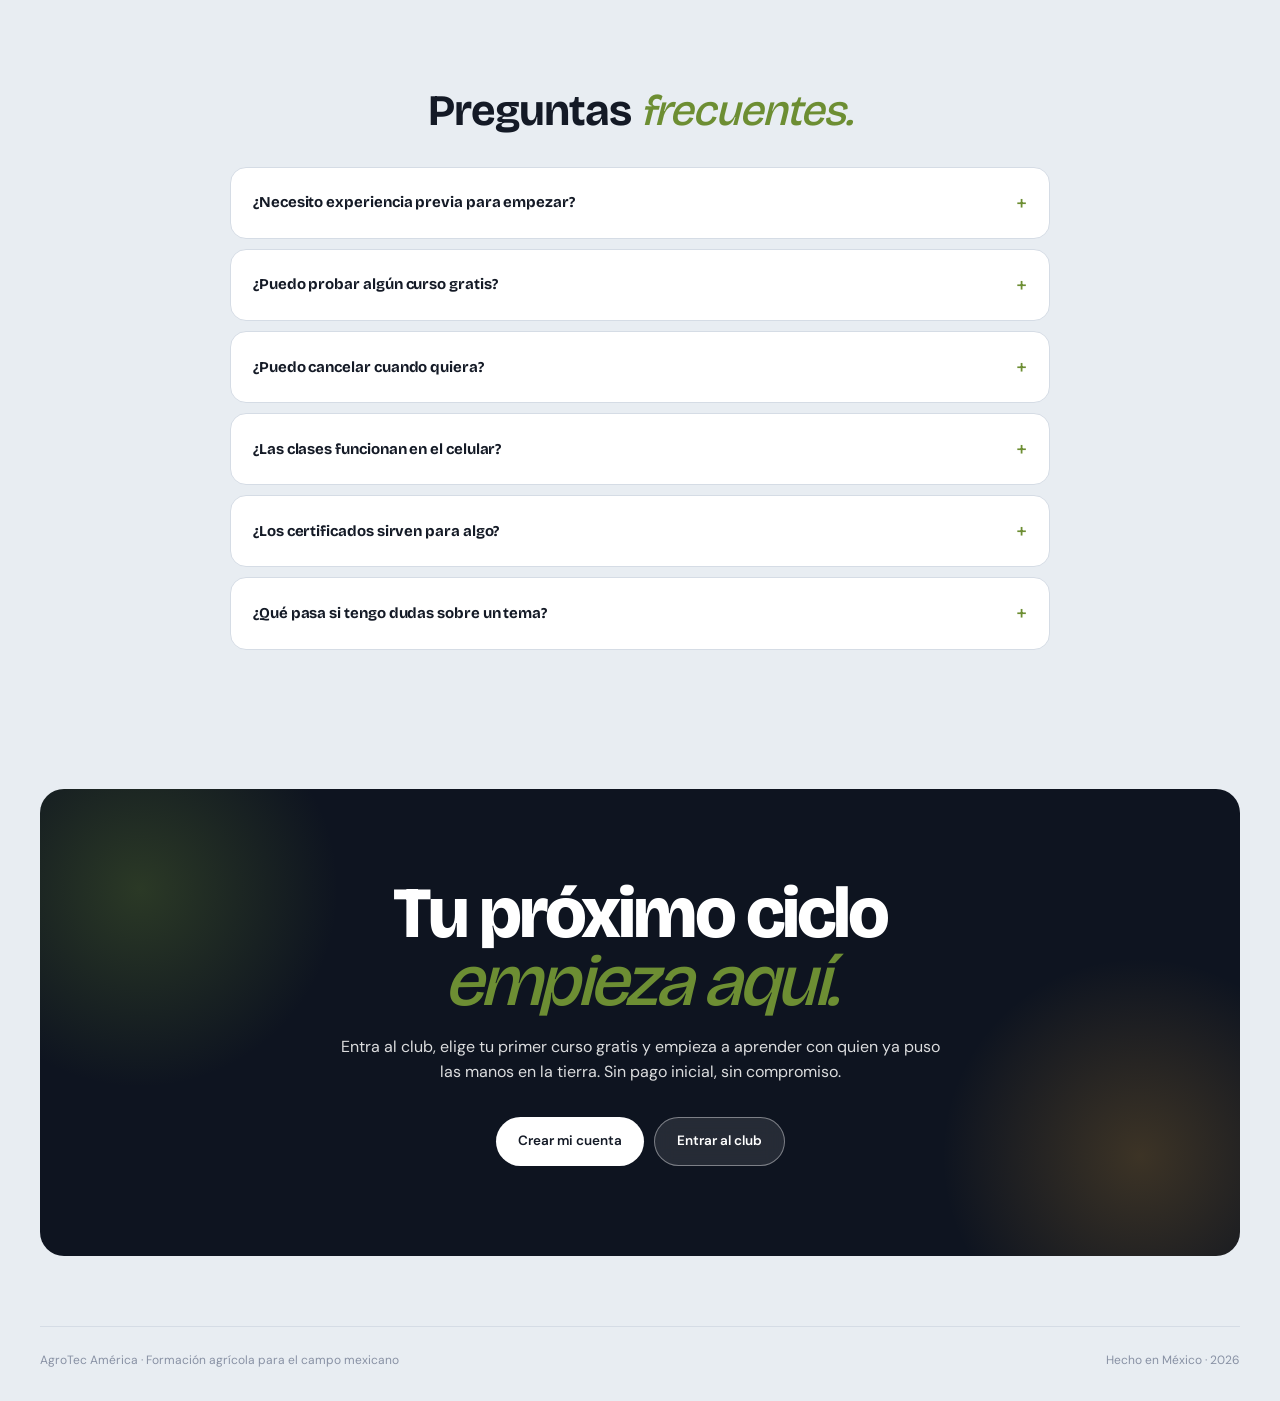
<file: demo-nuevo.html>
<!doctype html>
<html lang="es" data-theme="light">
<head>
<meta charset="utf-8">
<meta name="viewport" content="width=device-width, initial-scale=1.0, viewport-fit=cover">
<title>AgroTec América — Formación agrícola para el campo mexicano</title>
<meta name="description" content="23 cursos técnicos con casos reales, calculadoras del día a día, bitácora de parcelas y comunidad de productores. Formación agrícola hecha en México.">
<link rel="canonical" href="https://agrotecamerican.com/">

<meta property="og:type" content="website">
<meta property="og:url" content="https://agrotecamerican.com/">
<meta property="og:title" content="AgroTec América — Formación agrícola que se queda contigo">
<meta property="og:description" content="23 cursos técnicos con casos reales, herramientas del día a día y una comunidad de productores mexicanos.">
<meta property="og:image" content="https://agrotecamerican.com/img/v3/hero-agrotec-fields-v4.jpg">
<meta property="og:locale" content="es_MX">
<meta name="twitter:card" content="summary_large_image">
<meta name="twitter:title" content="AgroTec América — Formación agrícola que se queda contigo">
<meta name="twitter:description" content="23 cursos técnicos, herramientas del día a día y una comunidad de productores.">
<meta name="twitter:image" content="https://agrotecamerican.com/img/v3/hero-agrotec-fields-v4.jpg">

<link rel="icon" href="img/brand/icon-192.png">
<link rel="apple-touch-icon" href="img/brand/icon-192.png">
<link rel="manifest" href="manifest.json">
<meta name="theme-color" content="#141A26">
<meta name="apple-mobile-web-app-capable" content="yes">
<meta name="apple-mobile-web-app-status-bar-style" content="black-translucent">
<meta name="apple-mobile-web-app-title" content="AgroTec">
<link rel="preload" as="video" href="img/video/hero.mp4" type="video/mp4" fetchpriority="high">
<link rel="preconnect" href="https://club.agrotecamerican.com" crossorigin>

<script type="application/ld+json">
{
  "@context": "https://schema.org",
  "@graph": [
    {
      "@type": "Organization",
      "@id": "https://agrotecamerican.com/#organization",
      "name": "AgroTec América",
      "url": "https://agrotecamerican.com/",
      "logo": "https://agrotecamerican.com/img/brand/logo-horizontal.png",
      "sameAs": [
        "https://www.instagram.com/agrotec_american",
        "https://www.facebook.com/share/1JWXU1Lcy1/"
      ]
    },
    {
      "@type": "WebSite",
      "@id": "https://agrotecamerican.com/#website",
      "url": "https://agrotecamerican.com/",
      "name": "AgroTec América",
      "inLanguage": "es-MX",
      "publisher": { "@id": "https://agrotecamerican.com/#organization" }
    },
    {
      "@type": "EducationalOrganization",
      "name": "AgroTec América",
      "url": "https://agrotecamerican.com/",
      "numberOfCourses": 23
    }
  ]
}
</script>

<link rel="stylesheet" href="https://fonts.googleapis.com/css2?family=Bricolage+Grotesque:opsz,wght@12..96,500;12..96,700;12..96,800;12..96,900&family=DM+Sans:ital,wght@0,400;0,500;0,600;0,700;1,400&display=swap">
<link rel="stylesheet" href="assistant/agrotec-assistant.css?v=20261009-catalogo-real">
<link rel="stylesheet" href="assistant/welcome-experience.css?v=20261005-inline5">
<style>
  :root {
    --bg: #E8EDF2;
    --card: #FFFFFF;
    --card-soft: #DEE4EC;
    --card-dark: #0E1420;
    --ink: #141A26;
    --ink-mid: #4A5467;
    --ink-mute: #8891A4;
    --line: #D5DCE5;
    --accent: #6D8E33;
    --accent-soft: #ECF2DD;
    --warm: #F6B13C;
    --font-display: 'Bricolage Grotesque', system-ui, sans-serif;
    --font-body: 'DM Sans', system-ui, sans-serif;
    color-scheme: light;
  }
  * { box-sizing: border-box; }
  html, body { margin: 0; padding: 0; background: var(--bg); color: var(--ink); }
  body {
    font-family: var(--font-body);
    font-size: 15px;
    line-height: 1.55;
    -webkit-font-smoothing: antialiased;
    text-rendering: optimizeLegibility;
    overflow-x: hidden;
  }
  img { max-width: 100%; display: block; }
  a { color: inherit; text-decoration: none; }

  .wrap {
    width: 100%;
    padding-left: max(20px, env(safe-area-inset-left, 0px));
    padding-right: max(20px, env(safe-area-inset-right, 0px));
    max-width: 1240px;
    margin: 0 auto;
  }

  .page {
    padding-block: 24px 32px;
  }

  /* ============ TOP BAR (pill white) ============ */
  .topbar {
    background: var(--card);
    border-radius: 100px;
    padding: 10px 10px 10px 24px;
    display: grid;
    grid-template-columns: auto 1fr auto auto;
    gap: 18px;
    align-items: center;
    margin-bottom: 20px;
    box-shadow: 0 1px 2px rgba(0,0,0,0.03);
  }
  @media (max-width: 900px) {
    .topbar { grid-template-columns: 1fr auto; padding: 10px 10px 10px 18px; }
    .topbar .nav, .topbar .search { display: none; }
  }

  .logo {
    display: inline-flex;
    align-items: center;
    gap: 8px;
    font-family: var(--font-display);
    font-weight: 800;
    font-size: 20px;
    letter-spacing: -0.02em;
    color: var(--ink);
  }
  .logo .dot {
    width: 10px; height: 10px;
    background: var(--accent);
    border-radius: 50%;
    display: inline-block;
  }

  .nav {
    display: inline-flex;
    gap: 28px;
    justify-content: center;
  }
  .nav a {
    font-size: 14px;
    color: var(--ink);
    font-weight: 500;
    opacity: 0.85;
    transition: opacity .15s ease, color .15s ease;
  }
  .nav a:hover { opacity: 1; color: var(--accent); }

  .search {
    display: flex;
    align-items: center;
    gap: 8px;
    background: var(--bg);
    border-radius: 100px;
    padding: 10px 16px;
    min-width: 320px;
  }
  .search svg { width: 15px; height: 15px; color: var(--ink-mute); flex-shrink: 0; }
  .search input {
    border: 0; background: transparent;
    font-family: inherit;
    font-size: 13px;
    color: var(--ink);
    width: 100%;
    outline: none;
  }
  .search input::placeholder { color: var(--ink-mute); }

  .book-now {
    background: var(--card-dark);
    color: var(--card);
    padding: 12px 22px;
    border-radius: 100px;
    font-size: 13px;
    font-weight: 600;
    display: inline-flex;
    align-items: center;
    gap: 8px;
    white-space: nowrap;
    transition: background .15s ease, transform .15s ease;
  }
  .book-now:hover { background: #000; transform: translateY(-1px); }

  /* ============ HERO ============ */
  .hero {
    position: relative;
    aspect-ratio: 16/8;
    min-height: 440px;
    max-height: 620px;
    border-radius: 24px;
    overflow: hidden;
    background: var(--card-dark);
  }
  @media (max-width: 760px) {
    .hero { aspect-ratio: 4/5; min-height: 540px; max-height: none; border-radius: 18px; }
  }
  .hero-img {
    position: absolute; inset: 0;
    width: 100%; height: 100%;
    object-fit: cover;
    object-position: center 55%;
    background: var(--card-dark);
  }
  video.hero-img { pointer-events: none; }
  .hero::after {
    content: "";
    position: absolute; inset: 0;
    background: linear-gradient(180deg, rgba(14,20,32,0.3) 0%, rgba(14,20,32,0.1) 40%, rgba(14,20,32,0.65) 100%);
    pointer-events: none;
  }
  .hero-copy {
    position: absolute;
    inset: 0;
    padding: clamp(28px, 5vw, 60px);
    display: flex;
    flex-direction: column;
    justify-content: flex-end;
    z-index: 2;
    color: var(--card);
  }

  /* Hero copy debajo del video (para no tapar el logo del final) */
  .hero-under {
    display: grid;
    grid-template-columns: 1.5fr auto;
    gap: 32px;
    align-items: center;
    padding: 28px clamp(20px, 4vw, 48px);
    margin-top: 20px;
    background: var(--card);
    border-radius: 20px;
    box-shadow: 0 1px 3px rgba(0,0,0,0.04);
  }
  @media (max-width: 760px) {
    .hero-under { grid-template-columns: 1fr; gap: 20px; padding: 24px 20px; }
    .hero-under .hero-actions { flex-direction: column; align-items: stretch; }
    .hero-under .hero-actions .btn { justify-content: center; }
  }
  .hero-under .hero-sub {
    font-family: var(--font-display);
    font-weight: 500;
    font-size: clamp(17px, 1.7vw, 22px);
    line-height: 1.35;
    letter-spacing: -0.01em;
    color: var(--ink);
    margin: 0;
    max-width: 55ch;
    text-wrap: balance;
  }
  .btn-dark {
    background: var(--card-dark);
    color: var(--card);
  }
  .btn-dark:hover { background: var(--accent); color: var(--card); }
  .btn-outline-dark {
    background: transparent;
    color: var(--ink);
    border: 1.5px solid var(--line);
  }
  .btn-outline-dark:hover { border-color: var(--accent); color: var(--accent); }
  .hero-h {
    font-family: var(--font-display);
    font-weight: 900;
    font-size: clamp(72px, 16vw, 240px);
    line-height: 0.9;
    letter-spacing: -0.055em;
    margin: 0 0 20px;
    text-shadow: 0 2px 24px rgba(0,0,0,0.3);
    text-wrap: balance;
  }
  .hero-h .mx {
    font-weight: 500;
    font-style: italic;
    opacity: 0.75;
    font-size: 0.3em;
    letter-spacing: 0;
    vertical-align: top;
    margin-left: 4px;
  }
  .hero-sub {
    font-size: clamp(14px, 1.2vw, 16px);
    line-height: 1.55;
    max-width: 56ch;
    margin: 0 0 28px;
    opacity: 0.95;
    text-shadow: 0 1px 12px rgba(0,0,0,0.3);
  }
  .hero-actions {
    display: flex;
    gap: 10px;
    flex-wrap: wrap;
  }
  .btn {
    display: inline-flex;
    align-items: center;
    gap: 8px;
    padding: 13px 22px;
    border-radius: 100px;
    font-family: var(--font-body);
    font-weight: 600;
    font-size: 13.5px;
    transition: all .15s ease;
    white-space: nowrap;
  }
  .btn-light {
    background: var(--card);
    color: var(--ink);
  }
  .btn-light:hover { background: var(--accent); color: var(--card); }
  .btn-outline {
    background: rgba(255,255,255,0.1);
    color: var(--card);
    border: 1px solid rgba(255,255,255,0.4);
    backdrop-filter: blur(10px);
  }
  .btn-outline:hover { background: rgba(255,255,255,0.2); }

  /* ============ WHY SECTION ============ */
  .section { padding-block: clamp(50px, 7vw, 90px); }

  .why {
    display: grid;
    grid-template-columns: 1.3fr 1fr;
    gap: clamp(32px, 5vw, 60px);
    align-items: start;
  }
  @media (max-width: 900px) {
    .why { grid-template-columns: 1fr; }
  }
  .why-head h2 {
    font-family: var(--font-display);
    font-weight: 700;
    font-size: clamp(24px, 2.6vw, 32px);
    line-height: 1.2;
    letter-spacing: -0.02em;
    margin: 0 0 16px;
    text-wrap: balance;
    max-width: 24ch;
  }
  .why-head p {
    color: var(--ink-mid);
    font-size: 15px;
    line-height: 1.55;
    margin: 0 0 20px;
    max-width: 50ch;
  }
  .social {
    display: inline-flex;
    gap: 10px;
    margin-bottom: 32px;
  }
  .social a {
    width: 32px; height: 32px;
    background: var(--card-dark);
    color: var(--card);
    border-radius: 50%;
    display: grid; place-items: center;
    transition: background .15s ease;
  }
  .social a:hover { background: var(--accent); }
  .social svg { width: 14px; height: 14px; }

  .stats {
    display: grid;
    grid-template-columns: repeat(3, 1fr);
    gap: 20px;
    margin-top: 20px;
  }
  @media (max-width: 540px) {
    .stats { grid-template-columns: 1fr 1fr; }
  }
  .stat {
    display: flex;
    flex-direction: column;
    align-items: center;
    text-align: center;
    gap: 10px;
  }
  .stat-ico {
    width: 48px; height: 48px;
    background: var(--card-dark);
    color: var(--card);
    border-radius: 50%;
    display: grid; place-items: center;
  }
  .stat-ico svg { width: 20px; height: 20px; }
  .stat-n {
    font-family: var(--font-display);
    font-weight: 700;
    font-size: 20px;
    line-height: 1;
    color: var(--ink);
    letter-spacing: -0.02em;
  }
  .stat-l {
    font-size: 11.5px;
    color: var(--ink-mid);
    line-height: 1.3;
    max-width: 16ch;
  }

  .why-cards {
    display: flex;
    flex-direction: column;
    gap: 10px;
  }
  .why-card {
    background: var(--card-soft);
    border-radius: 16px;
    padding: 20px 22px;
    display: grid;
    grid-template-columns: 44px 1fr;
    gap: 16px;
    align-items: start;
    transition: background .15s ease;
  }
  .why-card:hover { background: var(--accent-soft); }
  .why-ico {
    width: 44px; height: 44px;
    background: var(--card);
    border-radius: 12px;
    display: grid; place-items: center;
    color: var(--ink);
  }
  .why-ico svg { width: 20px; height: 20px; }
  .why-card h3 {
    font-family: var(--font-display);
    font-weight: 700;
    font-size: 16px;
    letter-spacing: -0.01em;
    margin: 0 0 4px;
    color: var(--ink);
  }
  .why-card p {
    font-size: 13px;
    color: var(--ink-mid);
    line-height: 1.5;
    margin: 0;
  }

  /* ============ TOP COURSES (Top Destinations) ============ */
  .top-dest {
    background: var(--card);
    border-radius: 24px;
    padding: clamp(32px, 4vw, 48px);
    margin-top: 20px;
  }
  .top-dest-head {
    display: grid;
    grid-template-columns: 1fr 1.5fr;
    gap: 32px;
    align-items: end;
    margin-bottom: 32px;
  }
  @media (max-width: 760px) {
    .top-dest-head { grid-template-columns: 1fr; gap: 12px; }
  }
  .top-dest-head h2 {
    font-family: var(--font-display);
    font-weight: 700;
    font-size: clamp(24px, 3vw, 32px);
    line-height: 1.15;
    letter-spacing: -0.02em;
    margin: 0;
  }
  .top-dest-head p {
    color: var(--ink-mid);
    font-size: 14px;
    line-height: 1.5;
    margin: 0;
    max-width: 50ch;
  }

  .dest-grid {
    display: grid;
    grid-template-columns: repeat(4, 1fr);
    gap: 14px;
  }
  @media (max-width: 1000px) { .dest-grid { grid-template-columns: repeat(3, 1fr); } }
  @media (max-width: 760px) { .dest-grid { grid-template-columns: repeat(2, 1fr); } }
  @media (max-width: 420px) { .dest-grid { grid-template-columns: 1fr 1fr; gap: 10px; } }

  .dest-card {
    position: relative;
    aspect-ratio: 3/4;
    border-radius: 16px;
    overflow: hidden;
    background: var(--card-dark);
    display: block;
    color: var(--card);
    cursor: pointer;
    transition: transform .25s ease;
  }
  .dest-card:hover { transform: translateY(-3px); }
  .dest-card img {
    position: absolute; inset: 0;
    width: 100%; height: 100%;
    object-fit: cover;
    transition: transform .5s ease;
  }
  .dest-card:hover img { transform: scale(1.06); }
  .dest-card::after {
    content: "";
    position: absolute; inset: 0;
    background: linear-gradient(180deg, rgba(14,20,32,0) 50%, rgba(14,20,32,0.85) 100%);
  }
  .dest-tag {
    position: absolute;
    top: 12px; left: 12px;
    background: var(--card);
    color: var(--ink);
    font-size: 11px;
    font-weight: 600;
    padding: 6px 10px;
    border-radius: 100px;
    z-index: 2;
  }
  .dest-body {
    position: absolute;
    bottom: 14px; left: 14px; right: 14px;
    z-index: 2;
  }
  .dest-name {
    font-family: var(--font-display);
    font-weight: 700;
    font-size: 17px;
    letter-spacing: -0.01em;
    line-height: 1.15;
    margin-bottom: 4px;
  }
  .dest-meta {
    display: flex;
    align-items: center;
    gap: 10px;
    font-size: 11px;
    opacity: 0.95;
  }
  .dest-rating { display: inline-flex; align-items: center; gap: 3px; }
  .dest-rating .star { color: var(--warm); font-size: 12px; }

  .dest-footer {
    display: flex;
    justify-content: space-between;
    align-items: center;
    margin-top: 28px;
    flex-wrap: wrap;
    gap: 16px;
  }
  .view-more {
    background: var(--card-dark);
    color: var(--card);
    padding: 11px 20px;
    border-radius: 100px;
    font-size: 13px;
    font-weight: 600;
    display: inline-flex;
    align-items: center;
    gap: 8px;
  }
  .view-more:hover { background: var(--accent); }
  .arrows {
    display: inline-flex;
    gap: 8px;
  }
  .arr {
    width: 34px; height: 34px;
    border-radius: 50%;
    border: 1px solid var(--line);
    background: var(--card);
    display: grid; place-items: center;
    color: var(--ink);
    cursor: pointer;
    transition: border-color .15s ease, color .15s ease;
  }
  .arr:hover { border-color: var(--accent); color: var(--accent); }
  .arr svg { width: 14px; height: 14px; }

  /* ============ TOUR PACKAGES ============ */
  .packs {
    display: grid;
    grid-template-columns: 1fr 1fr 1fr;
    gap: 14px;
    margin-top: 20px;
  }
  @media (max-width: 900px) { .packs { grid-template-columns: 1fr; } }

  .pack {
    border-radius: 20px;
    overflow: hidden;
    aspect-ratio: 4/5;
    position: relative;
    display: flex;
    flex-direction: column;
  }
  @media (max-width: 900px) { .pack { aspect-ratio: 5/4; min-height: 320px; } }

  .pack-intro {
    background: var(--card-soft);
    padding: clamp(26px, 3vw, 36px);
    display: flex;
    flex-direction: column;
    justify-content: space-between;
    color: var(--ink);
  }
  .pack-intro h3 {
    font-family: var(--font-display);
    font-weight: 700;
    font-size: clamp(22px, 2.4vw, 28px);
    letter-spacing: -0.02em;
    line-height: 1.1;
    margin: 0 0 12px;
  }
  .pack-intro p {
    color: var(--ink-mid);
    font-size: 14px;
    line-height: 1.5;
    margin: 0;
    max-width: 32ch;
  }
  .browse {
    background: var(--card-dark);
    color: var(--card);
    padding: 11px 20px;
    border-radius: 100px;
    font-size: 13px;
    font-weight: 600;
    display: inline-flex;
    align-items: center;
    gap: 8px;
    width: fit-content;
    margin-top: 24px;
  }
  .browse:hover { background: var(--accent); }

  .pack-img {
    position: relative;
    background: var(--card-dark);
    color: var(--card);
  }
  .pack-img img {
    position: absolute; inset: 0;
    width: 100%; height: 100%;
    object-fit: cover;
  }
  .pack-img::after {
    content: "";
    position: absolute; inset: 0;
    background: linear-gradient(180deg, rgba(14,20,32,0.1) 50%, rgba(14,20,32,0.85) 100%);
  }
  .pack-icon {
    position: absolute;
    top: 20px; left: 20px;
    width: 40px; height: 40px;
    background: var(--card);
    color: var(--ink);
    border-radius: 50%;
    display: grid; place-items: center;
    z-index: 2;
  }
  .pack-icon svg { width: 18px; height: 18px; }
  .pack-body {
    position: absolute;
    bottom: 24px; left: 24px; right: 24px;
    z-index: 2;
  }
  .pack-title {
    font-family: var(--font-display);
    font-weight: 700;
    font-size: 20px;
    line-height: 1.15;
    letter-spacing: -0.01em;
    margin-bottom: 6px;
  }
  .pack-desc {
    font-size: 13px;
    line-height: 1.45;
    opacity: 0.95;
  }

  /* ============ FEATURES GRID (más que cursos) ============ */
  .top-dest-head-h {
    font-family: var(--font-display);
    font-weight: 700;
    font-size: clamp(28px, 3.4vw, 44px);
    line-height: 1.05;
    letter-spacing: -0.025em;
    margin: 0;
    text-wrap: balance;
  }
  .top-dest-head-h em { font-style: italic; color: var(--accent); font-weight: 500; }
  .features-grid {
    display: grid;
    grid-template-columns: repeat(3, 1fr);
    gap: 12px;
  }
  @media (max-width: 900px) { .features-grid { grid-template-columns: 1fr 1fr; } }
  @media (max-width: 540px) { .features-grid { grid-template-columns: 1fr; } }
  .feature {
    background: var(--card);
    border-radius: 20px;
    padding: 28px 26px;
    display: flex; flex-direction: column; gap: 10px;
    border: 1px solid transparent;
    transition: border-color .15s ease, transform .15s ease;
  }
  .feature:hover { border-color: var(--accent); transform: translateY(-3px); }
  .feature-ico {
    width: 44px; height: 44px;
    background: var(--card-dark);
    color: var(--card);
    border-radius: 12px;
    display: grid; place-items: center;
    margin-bottom: 6px;
  }
  .feature-ico svg { width: 20px; height: 20px; }
  .feature h3 {
    font-family: var(--font-display);
    font-weight: 700;
    font-size: 18px;
    letter-spacing: -0.015em;
    margin: 0;
    color: var(--ink);
  }
  .feature p {
    font-size: 14px;
    line-height: 1.55;
    color: var(--ink-mid);
    margin: 0;
  }

  /* ============ COMUNIDAD (foto grande + stats) ============ */
  .community {
    display: grid;
    grid-template-columns: 1.1fr 1fr;
    gap: 0;
    background: var(--card);
    border-radius: 24px;
    overflow: hidden;
  }
  @media (max-width: 900px) { .community { grid-template-columns: 1fr; } }
  .community-img {
    position: relative;
    min-height: 420px;
    overflow: hidden;
  }
  .community-img img {
    position: absolute; inset: 0;
    width: 100%; height: 100%;
    object-fit: cover;
  }
  .community-copy {
    padding: clamp(32px, 4vw, 52px);
    display: flex; flex-direction: column; justify-content: center; gap: 20px;
  }
  .community-copy .eyebrow {
    font-size: 11px;
    letter-spacing: 0.14em;
    text-transform: uppercase;
    color: var(--accent);
    font-weight: 700;
  }
  .community-copy h2 {
    font-family: var(--font-display);
    font-weight: 700;
    font-size: clamp(26px, 3vw, 36px);
    line-height: 1.1;
    letter-spacing: -0.02em;
    margin: 0;
    text-wrap: balance;
    color: var(--ink);
  }
  .community-copy h2 em { font-style: italic; color: var(--accent); font-weight: 500; }
  .community-copy p {
    color: var(--ink-mid);
    font-size: 15px;
    line-height: 1.55;
    margin: 0;
    max-width: 46ch;
  }
  .community-stats {
    display: grid;
    grid-template-columns: repeat(3, 1fr);
    gap: 16px;
    padding-top: 20px;
    border-top: 1px solid var(--line);
    margin-top: 4px;
  }
  .community-stats .n {
    font-family: var(--font-display);
    font-weight: 700;
    font-size: 24px;
    color: var(--ink);
    letter-spacing: -0.02em;
    line-height: 1;
  }
  .community-stats .l {
    font-size: 11px;
    color: var(--ink-mute);
    margin-top: 4px;
    letter-spacing: 0.04em;
  }

  /* ============ TESTIMONIOS ============ */
  .testimonials {
    display: grid;
    grid-template-columns: repeat(3, 1fr);
    gap: 14px;
  }
  @media (max-width: 900px) { .testimonials { grid-template-columns: 1fr; } }
  .testi {
    background: var(--card);
    border-radius: 20px;
    padding: 28px 26px;
    display: flex; flex-direction: column; gap: 16px;
    position: relative;
  }
  .testi::before {
    content: "“";
    font-family: var(--font-display);
    font-size: 70px;
    line-height: 1;
    color: var(--accent);
    position: absolute;
    top: 10px; right: 20px;
    opacity: 0.3;
  }
  .testi-quote {
    font-family: var(--font-display);
    font-weight: 500;
    font-size: 16px;
    line-height: 1.5;
    color: var(--ink);
    letter-spacing: -0.005em;
    margin: 0;
    position: relative;
    z-index: 1;
  }
  .testi-who {
    display: flex; align-items: center; gap: 12px;
    padding-top: 14px;
    border-top: 1px solid var(--line);
    margin-top: auto;
  }
  .testi-ava {
    width: 44px; height: 44px;
    border-radius: 50%;
    background: var(--accent-soft);
    color: var(--accent);
    display: grid; place-items: center;
    font-family: var(--font-display);
    font-weight: 700;
    font-size: 16px;
    flex-shrink: 0;
  }
  .testi-meta {
    display: flex; flex-direction: column; gap: 2px;
  }
  .testi-nom {
    font-family: var(--font-display);
    font-weight: 700;
    font-size: 14px;
    color: var(--ink);
    letter-spacing: -0.01em;
  }
  .testi-rol {
    font-size: 12px;
    color: var(--ink-mute);
  }

  /* ============ FAQ ============ */
  .faq {
    max-width: 820px;
    margin: 0 auto;
  }
  .faq h2 {
    font-family: var(--font-display);
    font-weight: 700;
    font-size: clamp(28px, 3.4vw, 44px);
    line-height: 1.05;
    letter-spacing: -0.025em;
    margin: 0 0 32px;
    text-align: center;
    text-wrap: balance;
  }
  .faq h2 em { font-style: italic; color: var(--accent); font-weight: 500; }
  .faq-list {
    display: flex; flex-direction: column; gap: 10px;
  }
  details.faq-item {
    background: var(--card);
    border: 1px solid var(--line);
    border-radius: 16px;
    padding: 18px 22px;
    transition: border-color .15s ease;
  }
  details.faq-item[open] { border-color: var(--accent); }
  details.faq-item summary {
    font-family: var(--font-display);
    font-weight: 700;
    font-size: 15px;
    color: var(--ink);
    letter-spacing: -0.005em;
    cursor: pointer;
    list-style: none;
    display: flex; align-items: center; justify-content: space-between;
    gap: 16px;
  }
  details.faq-item summary::-webkit-details-marker { display: none; }
  details.faq-item summary::after {
    content: "+";
    font-size: 22px;
    color: var(--accent);
    font-weight: 400;
    transition: transform .18s ease;
  }
  details.faq-item[open] summary::after { transform: rotate(45deg); }
  details.faq-item p {
    font-size: 14px;
    line-height: 1.6;
    color: var(--ink-mid);
    margin: 12px 0 0;
  }

  /* ============ CTA FINAL ============ */
  .cta-final {
    position: relative;
    overflow: hidden;
    border-radius: 24px;
    background: var(--card-dark);
    color: var(--card);
    padding: clamp(50px, 7vw, 90px) clamp(28px, 5vw, 60px);
    text-align: center;
    margin-top: 50px;
  }
  .cta-final::before {
    content: "";
    position: absolute;
    top: -100px; left: -100px;
    width: 400px; height: 400px;
    background: radial-gradient(circle, rgba(109,142,51,0.3), transparent 70%);
    border-radius: 50%;
  }
  .cta-final::after {
    content: "";
    position: absolute;
    bottom: -100px; right: -100px;
    width: 400px; height: 400px;
    background: radial-gradient(circle, rgba(246,177,60,0.2), transparent 70%);
    border-radius: 50%;
  }
  .cta-final > * { position: relative; z-index: 1; }
  .cta-final h2 {
    font-family: var(--font-display);
    font-weight: 800;
    font-size: clamp(36px, 6vw, 72px);
    line-height: 0.95;
    letter-spacing: -0.04em;
    margin: 0 0 20px;
    text-wrap: balance;
    max-width: 20ch;
    margin-inline: auto;
  }
  .cta-final h2 em { font-style: italic; color: var(--accent); font-weight: 500; }
  .cta-final p {
    font-size: 16px;
    line-height: 1.55;
    opacity: 0.85;
    margin: 0 auto 32px;
    max-width: 56ch;
  }
  .cta-final .hero-actions { justify-content: center; }

  /* ============ STEPS 1-2-3 ============ */
  .steps-section {
    padding-top: 60px;
  }
  .steps-h {
    font-family: var(--font-display);
    font-weight: 700;
    font-size: clamp(22px, 2.5vw, 28px);
    letter-spacing: -0.02em;
    margin: 0 0 32px;
    color: var(--ink);
  }
  .steps {
    display: grid;
    grid-template-columns: 1fr 1fr 1fr;
    gap: 32px;
    align-items: start;
  }
  @media (max-width: 760px) { .steps { grid-template-columns: 1fr; gap: 20px; } }

  .step {
    display: grid;
    grid-template-columns: 48px 1fr;
    gap: 16px;
    align-items: start;
  }
  .step-num {
    width: 48px; height: 48px;
    border-radius: 50%;
    border: 1.5px solid var(--line);
    background: var(--card);
    display: grid; place-items: center;
    font-family: var(--font-display);
    font-weight: 700;
    font-size: 16px;
    color: var(--ink);
  }
  .step h4 {
    font-family: var(--font-display);
    font-weight: 700;
    font-size: 15px;
    letter-spacing: -0.01em;
    margin: 0 0 6px;
    color: var(--ink);
  }
  .step p {
    font-size: 13px;
    color: var(--ink-mid);
    line-height: 1.5;
    margin: 0;
  }

  /* ============ FOOTER mini ============ */
  .foot {
    margin-top: 70px;
    padding-top: 24px;
    border-top: 1px solid var(--line);
    display: flex;
    justify-content: space-between;
    align-items: baseline;
    flex-wrap: wrap;
    gap: 12px;
    font-size: 12px;
    color: var(--ink-mute);
  }

  :focus-visible { outline: 2px solid var(--accent); outline-offset: 3px; border-radius: 4px; }
  @media (prefers-reduced-motion: reduce) {
    * { transition: none !important; }
  }
</style>
</head>
<body>

<div class="wrap page">

  <!-- TOP BAR -->
  <header class="topbar">
    <a href="#" class="logo">
      Agro<span style="color: var(--accent); font-weight: 900;">Tec</span><span class="dot"></span>
    </a>
    <nav class="nav">
      <a href="#inicio">Inicio</a>
      <a href="#catalogo">Catálogo</a>
      <a href="#herramientas">Herramientas</a>
      <a href="#comunidad">Comunidad</a>
      <a href="#nosotros">Nosotros</a>
    </nav>
    <div class="search">
      <svg viewBox="0 0 24 24" fill="none" stroke="currentColor" stroke-width="2.2" stroke-linecap="round" stroke-linejoin="round">
        <circle cx="11" cy="11" r="7"/>
        <path d="M20 20l-3-3"/>
      </svg>
      <input type="text" placeholder="Busca un curso, cultivo o técnica…" aria-label="Buscar">
    </div>
    <a href="https://club.agrotecamerican.com/#/login" class="book-now">Entrar al club</a>
  </header>

  <!-- HERO -->
  <section class="hero">
    <video class="hero-img" autoplay muted loop playsinline poster="img/v3/hero-agrotec-fields-v4.jpg" aria-label="Video promocional de AgroTec América">
      <source src="img/video/hero.mp4" type="video/mp4">
    </video>
  </section>

  <!-- HERO COPY (fuera del video para no tapar el logo) -->
  <section class="hero-under">
    <p class="hero-sub">
      Formación agrícola curada por productores mexicanos. Casos reales, herramientas del día a día y una comunidad hecha para quienes trabajan la tierra.
    </p>
    <div class="hero-actions">
      <a href="https://club.agrotecamerican.com/#/login?modo=registro" class="btn btn-dark">Explorar catálogo</a>
      <a href="https://club.agrotecamerican.com/#/login" class="btn btn-outline-dark">Entrar al club</a>
    </div>
  </section>

  <!-- WHY SECTION -->
  <section class="section">
    <div class="why">
      <div class="why-head">
        <h2>Por qué miles de productores eligen AgroTec para su formación agrícola</h2>
        <p>Desde invernaderos de hortalizas hasta cultivos de cacao, hacemos la formación del campo más clara, útil y conectada con lo que vives en tu propia parcela, con apoyo continuo.</p>
        <div class="social" aria-label="Redes sociales">
          <a href="#" aria-label="Instagram">
            <svg viewBox="0 0 24 24" fill="none" stroke="currentColor" stroke-width="2" stroke-linecap="round" stroke-linejoin="round">
              <rect x="3" y="3" width="18" height="18" rx="5"/><circle cx="12" cy="12" r="4"/><circle cx="17.5" cy="6.5" r="0.8" fill="currentColor"/>
            </svg>
          </a>
          <a href="#" aria-label="Facebook">
            <svg viewBox="0 0 24 24" fill="currentColor"><path d="M22 12a10 10 0 10-11.6 9.9v-7H8v-3h2.4V9.4c0-2.4 1.4-3.7 3.6-3.7 1 0 2.1.2 2.1.2v2.3h-1.2c-1.2 0-1.5.7-1.5 1.5V12h2.6l-.4 3h-2.2v7A10 10 0 0022 12z"/></svg>
          </a>
          <a href="#" aria-label="YouTube">
            <svg viewBox="0 0 24 24" fill="currentColor"><path d="M23 7.2a2.9 2.9 0 00-2-2C19.3 5 12 5 12 5s-7.3 0-9 .2a2.9 2.9 0 00-2 2C1 9 1 12 1 12s0 3 .2 4.8a2.9 2.9 0 002 2C5 19 12 19 12 19s7.3 0 9-.2a2.9 2.9 0 002-2C23 15 23 12 23 12s0-3-.2-4.8zM10 15.5v-7l6 3.5-6 3.5z"/></svg>
          </a>
        </div>

        <div class="stats">
          <div class="stat">
            <div class="stat-ico">
              <svg viewBox="0 0 24 24" fill="none" stroke="currentColor" stroke-width="2" stroke-linecap="round" stroke-linejoin="round">
                <path d="M3 7l9-4 9 4-9 4-9-4z"/><path d="M3 7v8"/><path d="M12 11v10"/><path d="M21 7v8"/>
              </svg>
            </div>
            <div class="stat-n">23</div>
            <div class="stat-l">Cursos técnicos aplicables</div>
          </div>
          <div class="stat">
            <div class="stat-ico">
              <svg viewBox="0 0 24 24" fill="none" stroke="currentColor" stroke-width="2" stroke-linecap="round" stroke-linejoin="round">
                <polygon points="5 3 19 12 5 21 5 3"/>
              </svg>
            </div>
            <div class="stat-n">103</div>
            <div class="stat-l">Clases con casos reales</div>
          </div>
          <div class="stat">
            <div class="stat-ico">
              <svg viewBox="0 0 24 24" fill="none" stroke="currentColor" stroke-width="2" stroke-linecap="round" stroke-linejoin="round">
                <circle cx="12" cy="12" r="10"/><path d="M2 12h20"/><path d="M12 2a15 15 0 010 20M12 2a15 15 0 000 20"/>
              </svg>
            </div>
            <div class="stat-n">6</div>
            <div class="stat-l">Áreas de especialidad</div>
          </div>
        </div>
      </div>

      <div class="why-cards">
        <div class="why-card">
          <div class="why-ico">
            <svg viewBox="0 0 24 24" fill="none" stroke="currentColor" stroke-width="2" stroke-linecap="round" stroke-linejoin="round">
              <path d="M3 21l6-6"/><path d="M14 3h7v7"/><path d="M21 3L10 14"/><path d="M3 3h6l1 4"/>
            </svg>
          </div>
          <div>
            <h3>Casos reales del campo</h3>
            <p>Clases con productores que ya puso las manos en la tierra. No teoría de aula.</p>
          </div>
        </div>
        <div class="why-card">
          <div class="why-ico">
            <svg viewBox="0 0 24 24" fill="none" stroke="currentColor" stroke-width="2" stroke-linecap="round" stroke-linejoin="round">
              <rect x="3" y="3" width="18" height="18" rx="2"/><path d="M3 9h18"/><path d="M9 21V9"/>
            </svg>
          </div>
          <div>
            <h3>Herramientas aplicables</h3>
            <p>Seis calculadoras, bitácora de parcelas y conversor agrícola. Todo en un solo lugar.</p>
          </div>
        </div>
        <div class="why-card">
          <div class="why-ico">
            <svg viewBox="0 0 24 24" fill="none" stroke="currentColor" stroke-width="2" stroke-linecap="round" stroke-linejoin="round">
              <path d="M17 21v-2a4 4 0 00-4-4H5a4 4 0 00-4 4v2"/><circle cx="9" cy="7" r="4"/><path d="M23 21v-2a4 4 0 00-3-3.9"/><path d="M16 3.1A4 4 0 0119 7a4 4 0 01-3 3.9"/>
            </svg>
          </div>
          <div>
            <h3>Comunidad activa</h3>
            <p>Conecta con productores, asesores e investigadores en el directorio técnico.</p>
          </div>
        </div>
      </div>
    </div>
  </section>

  <!-- TOP COURSES (como Top Destinations) -->
  <section class="top-dest" id="catalogo">
    <div class="top-dest-head">
      <h2>Cursos destacados</h2>
      <p>Desde invernadero y riego hasta inocuidad y agroindustria, descubre por dónde empezar tu formación.</p>
    </div>
    <div class="dest-grid">
      <a href="https://club.agrotecamerican.com/#/login?modo=registro" class="dest-card">
        <img src="img/editorial/cursos-v2/01-cacao.webp" alt="Cultivo de cacao" loading="lazy">
        <span class="dest-tag">8 clases</span>
        <div class="dest-body">
          <div class="dest-name">Cultivo Integral de Cacao</div>
          <div class="dest-meta">
            <span>Cultivos</span>
            <span class="dest-rating"><span class="star">★</span> 4.8</span>
          </div>
        </div>
      </a>
      <a href="https://club.agrotecamerican.com/#/login?modo=registro" class="dest-card">
        <img src="img/editorial/cursos-v2/04-hidroponia.webp" alt="Hidroponía" loading="lazy">
        <span class="dest-tag">6 clases</span>
        <div class="dest-body">
          <div class="dest-name">Hidroponía y Cultivo sin Suelo</div>
          <div class="dest-meta">
            <span>Cultivos</span>
            <span class="dest-rating"><span class="star">★</span> 4.9</span>
          </div>
        </div>
      </a>
      <a href="https://club.agrotecamerican.com/#/login?modo=registro" class="dest-card">
        <img src="img/editorial/cursos-v2/08-fertirrigacion.webp" alt="Fertirrigación" loading="lazy">
        <span class="dest-tag">7 clases</span>
        <div class="dest-body">
          <div class="dest-name">Fertirrigación en Diferentes Cultivos</div>
          <div class="dest-meta">
            <span>Nutrición</span>
            <span class="dest-rating"><span class="star">★</span> 4.7</span>
          </div>
        </div>
      </a>
      <a href="https://club.agrotecamerican.com/#/login?modo=registro" class="dest-card">
        <img src="img/editorial/cursos-v2/13-chiles.webp" alt="Cultivo de chile" loading="lazy">
        <span class="dest-tag">5 clases</span>
        <div class="dest-body">
          <div class="dest-name">Manejo Integral del Chile</div>
          <div class="dest-meta">
            <span>Cultivos</span>
            <span class="dest-rating"><span class="star">★</span> 4.8</span>
          </div>
        </div>
      </a>
    </div>
    <div class="dest-footer">
      <a href="https://club.agrotecamerican.com/#/login?modo=registro" class="view-more">Ver más cursos →</a>
      <div class="arrows">
        <button class="arr" aria-label="Anterior">
          <svg viewBox="0 0 24 24" fill="none" stroke="currentColor" stroke-width="2" stroke-linecap="round" stroke-linejoin="round"><path d="M15 18l-6-6 6-6"/></svg>
        </button>
        <button class="arr" aria-label="Siguiente">
          <svg viewBox="0 0 24 24" fill="none" stroke="currentColor" stroke-width="2" stroke-linecap="round" stroke-linejoin="round"><path d="M9 6l6 6-6 6"/></svg>
        </button>
      </div>
    </div>
  </section>

  <!-- MÁS QUE CURSOS: 6 features del club -->
  <section class="section">
    <div class="top-dest-head" style="display:grid;grid-template-columns:1fr 1.5fr;gap:32px;align-items:end;margin-bottom:36px;">
      <h2 class="top-dest-head-h">No solo son <em>cursos.</em></h2>
      <p>Entrar a AgroTec es entrar a todo un sistema. Las clases son el inicio: después vienen las herramientas que te acompañan al surco.</p>
    </div>
    <div class="features-grid">
      <article class="feature">
        <div class="feature-ico">
          <svg viewBox="0 0 24 24" fill="none" stroke="currentColor" stroke-width="2" stroke-linecap="round" stroke-linejoin="round"><polygon points="5 3 19 12 5 21 5 3"/></svg>
        </div>
        <h3>Clases en video</h3>
        <p>23 cursos, 103 clases con casos reales de productores mexicanos. Baja en tu celular y entra cuando puedas.</p>
      </article>
      <article class="feature">
        <div class="feature-ico">
          <svg viewBox="0 0 24 24" fill="none" stroke="currentColor" stroke-width="2" stroke-linecap="round" stroke-linejoin="round"><rect x="3" y="3" width="18" height="18" rx="2"/><path d="M3 9h18M9 3v18"/></svg>
        </div>
        <h3>Seis calculadoras</h3>
        <p>Densidad, lámina de riego, aporte de fertilizante, punto de equilibrio, mezcla y conversor. La cuenta en tu idioma.</p>
      </article>
      <article class="feature">
        <div class="feature-ico">
          <svg viewBox="0 0 24 24" fill="none" stroke="currentColor" stroke-width="2" stroke-linecap="round" stroke-linejoin="round"><path d="M12 2L2 7l10 5 10-5-10-5z"/><path d="M2 17l10 5 10-5"/><path d="M2 12l10 5 10-5"/></svg>
        </div>
        <h3>Bitácora de parcela</h3>
        <p>Registra ciclos, siembras, riegos, aplicaciones, cosechas. Compara temporadas y aprende de tu propio campo.</p>
      </article>
      <article class="feature">
        <div class="feature-ico">
          <svg viewBox="0 0 24 24" fill="none" stroke="currentColor" stroke-width="2" stroke-linecap="round" stroke-linejoin="round"><path d="M17 21v-2a4 4 0 00-4-4H5a4 4 0 00-4 4v2"/><circle cx="9" cy="7" r="4"/><path d="M23 21v-2a4 4 0 00-3-3.9"/><path d="M16 3.1A4 4 0 0119 7a4 4 0 01-3 3.9"/></svg>
        </div>
        <h3>Directorio técnico</h3>
        <p>Conecta con productores, asesores, encargados e investigadores. Publica una oportunidad o encuentra talento.</p>
      </article>
      <article class="feature">
        <div class="feature-ico">
          <svg viewBox="0 0 24 24" fill="none" stroke="currentColor" stroke-width="2" stroke-linecap="round" stroke-linejoin="round"><circle cx="12" cy="8" r="6"/><path d="M15.5 13.5L17 22l-5-3-5 3 1.5-8.5"/></svg>
        </div>
        <h3>Retos y AgroPuntos</h3>
        <p>Rayo Rural, Detective Agrícola, Semillas de Memoria. Resuelve, acumula y canjea por material técnico.</p>
      </article>
      <article class="feature">
        <div class="feature-ico">
          <svg viewBox="0 0 24 24" fill="none" stroke="currentColor" stroke-width="2" stroke-linecap="round" stroke-linejoin="round"><path d="M4 6h12a4 4 0 014 4v10H4z"/><path d="M4 6v14M16 2v4"/></svg>
        </div>
        <h3>Biblioteca y certificados</h3>
        <p>Guías técnicas descargables en PDF y certificados verificables al terminar cada curso. Súbelo a LinkedIn.</p>
      </article>
    </div>
  </section>

  <!-- TOUR PACKAGES → RUTAS -->
  <section class="section" id="herramientas">
    <div class="packs">
      <article class="pack pack-intro">
        <div>
          <h3>Rutas de aprendizaje</h3>
          <p>Elige la ruta que mejor se adapta a tu campo, tu ritmo y tu objetivo.</p>
        </div>
        <a href="https://club.agrotecamerican.com/#/login?modo=registro" class="browse">Ver todas las rutas →</a>
      </article>
      <article class="pack pack-img">
        <img src="img/v3/aprendizaje-campo-v3.webp" alt="Productor aprendiendo en el campo">
        <div class="pack-icon">
          <svg viewBox="0 0 24 24" fill="none" stroke="currentColor" stroke-width="2" stroke-linecap="round" stroke-linejoin="round">
            <path d="M12 2L2 7l10 5 10-5-10-5z"/><path d="M2 17l10 5 10-5"/><path d="M2 12l10 5 10-5"/>
          </svg>
        </div>
        <div class="pack-body">
          <div class="pack-title">Ruta Cultivos Protegidos</div>
          <div class="pack-desc">Hidroponía, invernaderos, hortalizas premium y mercados de exportación.</div>
        </div>
      </article>
      <article class="pack pack-img">
        <img src="img/v3/tecnologia-campo-v3.webp" alt="Técnica de campo con tableta">
        <div class="pack-icon">
          <svg viewBox="0 0 24 24" fill="none" stroke="currentColor" stroke-width="2" stroke-linecap="round" stroke-linejoin="round">
            <path d="M22 12h-4l-3 9L9 3l-3 9H2"/>
          </svg>
        </div>
        <div class="pack-body">
          <div class="pack-title">Ruta Nutrición y Suelos</div>
          <div class="pack-desc">Programas nutricionales, suelos sódicos, fertirrigación con cuentas precisas.</div>
        </div>
      </article>
    </div>
  </section>

  <!-- STEPS 1-2-3 -->
  <section class="steps-section" id="nosotros">
    <h2 class="steps-h">Empezar es tan fácil como 1-2-3</h2>
    <div class="steps">
      <div class="step">
        <div class="step-num">1</div>
        <div>
          <h4>Elige tu primer curso</h4>
          <p>Entra al club, revisa el catálogo y escoge el curso con el que quieras comenzar.</p>
        </div>
      </div>
      <div class="step">
        <div class="step-num">2</div>
        <div>
          <h4>Arma tu ruta en 2 minutos</h4>
          <p>Responde 7 preguntas rápidas y recibes una ruta de aprendizaje a tu medida.</p>
        </div>
      </div>
      <div class="step">
        <div class="step-num">3</div>
        <div>
          <h4>Aplica en tu parcela</h4>
          <p>Usa las calculadoras y la bitácora para llevar lo aprendido directo al campo.</p>
        </div>
      </div>
    </div>
  </section>

  <!-- COMUNIDAD con foto real de graduados -->
  <section class="section" id="comunidad">
    <div class="community">
      <div class="community-img">
        <img src="img/editorial/agroclub-comunidad.webp" alt="Comunidad de productores mexicanos en una capacitación de AgroTec América" loading="lazy">
      </div>
      <div class="community-copy">
        <span class="eyebrow">Comunidad en movimiento</span>
        <h2>Una comunidad que comparte <em>la misma tierra.</em></h2>
        <p>Productores, técnicos, estudiantes y emprendedores de todo México aprenden juntos, se cruzan dudas y comparten lo que les ha funcionado en el surco. Cada caso real que entra al club suma a los demás.</p>
        <div class="community-stats">
          <div><div class="n">+300</div><div class="l">Egresados</div></div>
          <div><div class="n">15</div><div class="l">Estados</div></div>
          <div><div class="n">6</div><div class="l">Áreas técnicas</div></div>
        </div>
      </div>
    </div>
  </section>

  <!-- TESTIMONIOS -->
  <section class="section">
    <div class="top-dest-head" style="display:grid;grid-template-columns:1fr 1.5fr;gap:32px;align-items:end;margin-bottom:36px;">
      <h2 class="top-dest-head-h">Lo que dicen <em>nuestros alumnos.</em></h2>
      <p>Las clases y las herramientas son solo el camino. Lo que importa es lo que pasa después, cuando llegan al campo con algo nuevo que probar.</p>
    </div>
    <div class="testimonials">
      <article class="testi">
        <p class="testi-quote">Llevaba años con el mismo problema de sales en el suelo. Después del curso de suelos sódicos cambié la estrategia de lavado y en un ciclo bajé el conductividad un 40%.</p>
        <div class="testi-who">
          <div class="testi-ava">R</div>
          <div class="testi-meta">
            <span class="testi-nom">Ricardo M.</span>
            <span class="testi-rol">Productor de hortalizas · Culiacán</span>
          </div>
        </div>
      </article>
      <article class="testi">
        <p class="testi-quote">La calculadora de fertilización me ha ahorrado horas de números. Y la bitácora me cambió la forma de llevar los ciclos — ahora puedo comparar temporadas de verdad.</p>
        <div class="testi-who">
          <div class="testi-ava">M</div>
          <div class="testi-meta">
            <span class="testi-nom">Marisol G.</span>
            <span class="testi-rol">Asesora técnica · Michoacán</span>
          </div>
        </div>
      </article>
      <article class="testi">
        <p class="testi-quote">Estoy empezando con mi propio invernadero. Las clases de hortalizas protegidas me ahorraron el aprender a golpes. Vale cada minuto.</p>
        <div class="testi-who">
          <div class="testi-ava">J</div>
          <div class="testi-meta">
            <span class="testi-nom">Jorge T.</span>
            <span class="testi-rol">Nuevo productor · Guanajuato</span>
          </div>
        </div>
      </article>
    </div>
  </section>

  <!-- FAQ -->
  <section class="section">
    <div class="faq">
      <h2>Preguntas <em>frecuentes.</em></h2>
      <div class="faq-list">
        <details class="faq-item">
          <summary>¿Necesito experiencia previa para empezar?</summary>
          <p>No. Al entrar al club te hacemos una breve entrevista (menos de 3 minutos) para armarte una ruta personalizada según tu experiencia y lo que quieras aprender.</p>
        </details>
        <details class="faq-item">
          <summary>¿Puedo probar algún curso gratis?</summary>
          <p>Sí. Al crear tu cuenta eliges un curso gratuito para comenzar, sin pago inicial. Así ves cómo funciona la plataforma y la calidad de las clases antes de ampliar.</p>
        </details>
        <details class="faq-item">
          <summary>¿Puedo cancelar cuando quiera?</summary>
          <p>Sí, sin preguntas. Entras a tu cuenta, cancelas desde el panel de Stripe y conservas el acceso hasta el final del periodo que ya pagaste.</p>
        </details>
        <details class="faq-item">
          <summary>¿Las clases funcionan en el celular?</summary>
          <p>Todo el club funciona en navegador móvil (iOS y Android), incluyendo la bitácora de parcelas y las calculadoras. No necesitas descargar nada.</p>
        </details>
        <details class="faq-item">
          <summary>¿Los certificados sirven para algo?</summary>
          <p>Cada curso aprobado te da un certificado con tu nombre y un folio público verificable. Lo puedes compartir en LinkedIn o enviárselo a un empleador.</p>
        </details>
        <details class="faq-item">
          <summary>¿Qué pasa si tengo dudas sobre un tema?</summary>
          <p>Puedes preguntar en el foro del club, buscar en el directorio técnico a alguien de tu zona o especialidad, o escribirnos directamente por WhatsApp desde el chat del landing.</p>
        </details>
      </div>
    </div>
  </section>

  <!-- CTA FINAL -->
  <section class="cta-final">
    <h2>Tu próximo ciclo <em>empieza aquí.</em></h2>
    <p>Entra al club, elige tu primer curso gratis y empieza a aprender con quien ya puso las manos en la tierra. Sin pago inicial, sin compromiso.</p>
    <div class="hero-actions" style="justify-content:center;">
      <a class="btn btn-light" href="https://club.agrotecamerican.com/#/login?modo=registro">Crear mi cuenta</a>
      <a class="btn btn-outline" href="https://club.agrotecamerican.com/#/login">Entrar al club</a>
    </div>
  </section>

  <footer class="foot">
    <span>AgroTec América · Formación agrícola para el campo mexicano</span>
    <span>Hecho en México · 2026</span>
  </footer>
</div>

<!-- Chatbot flotante y encuesta opt-in (preservados del landing anterior) -->
<script src="assistant/agrotec-knowledge.js?v=20261005-knowledge2" defer></script>
<script src="encuesta/encuesta-defaults.js?v=20261005-inline5" defer></script>
<script src="assistant/agrotec-assistant.config.js?v=20261019-webp" defer></script>
<script src="assistant/agrotec-assistant.js?v=20261009-catalogo-real-3" defer></script>
<script src="assistant/welcome-experience.js?v=20261024-optin" defer></script>

</body>
</html>
</file>
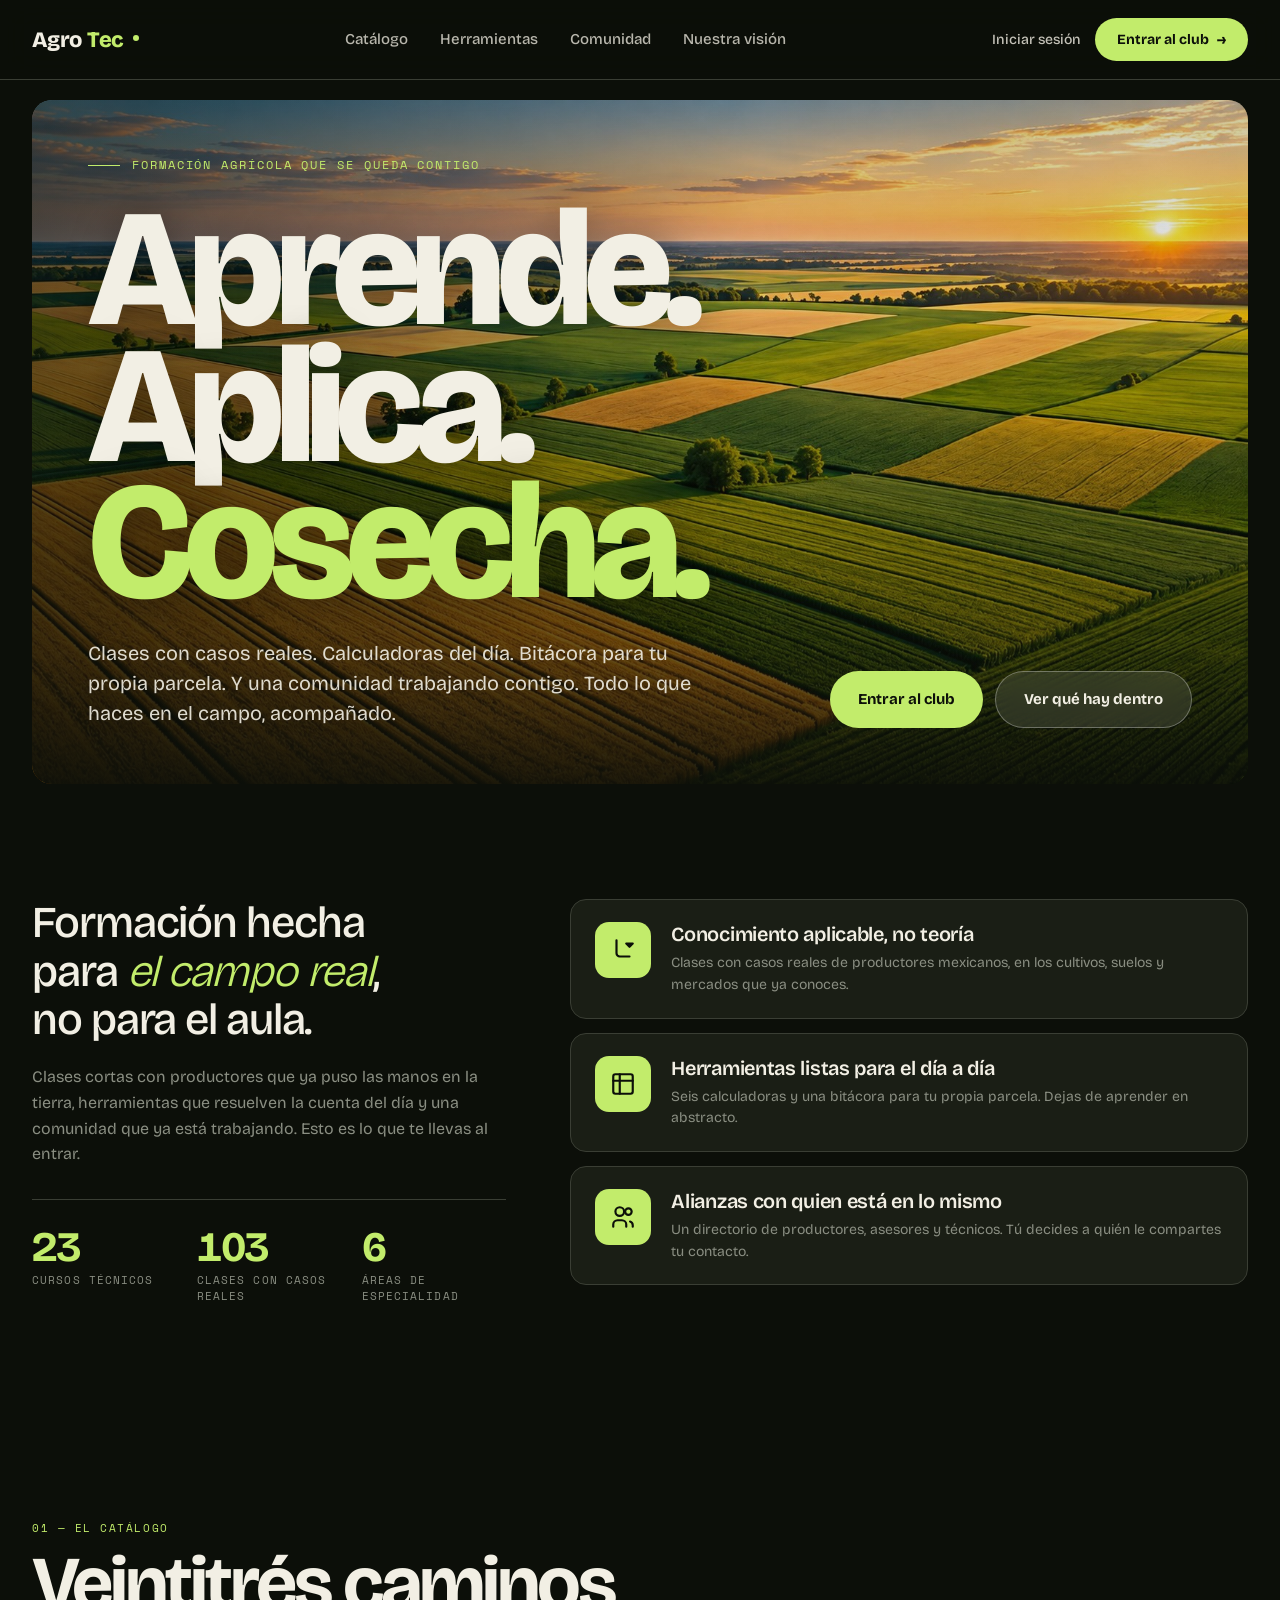
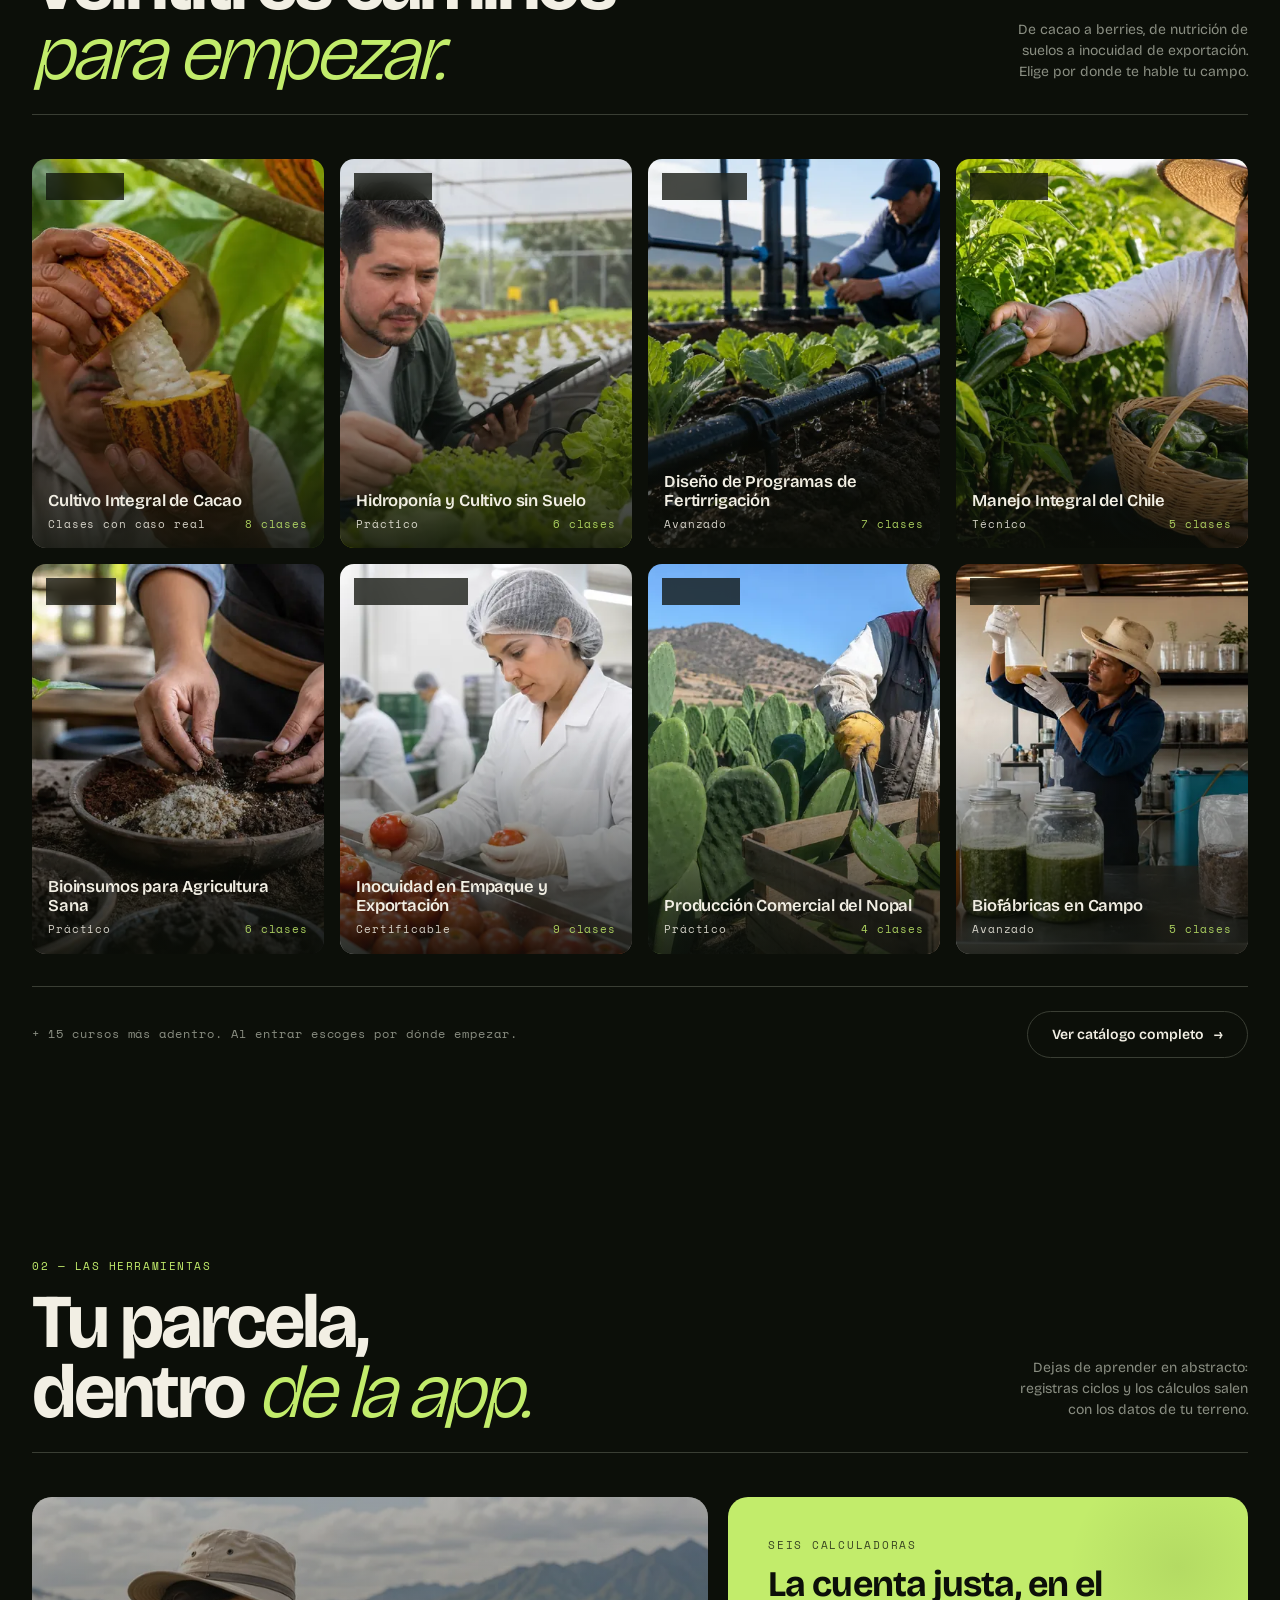
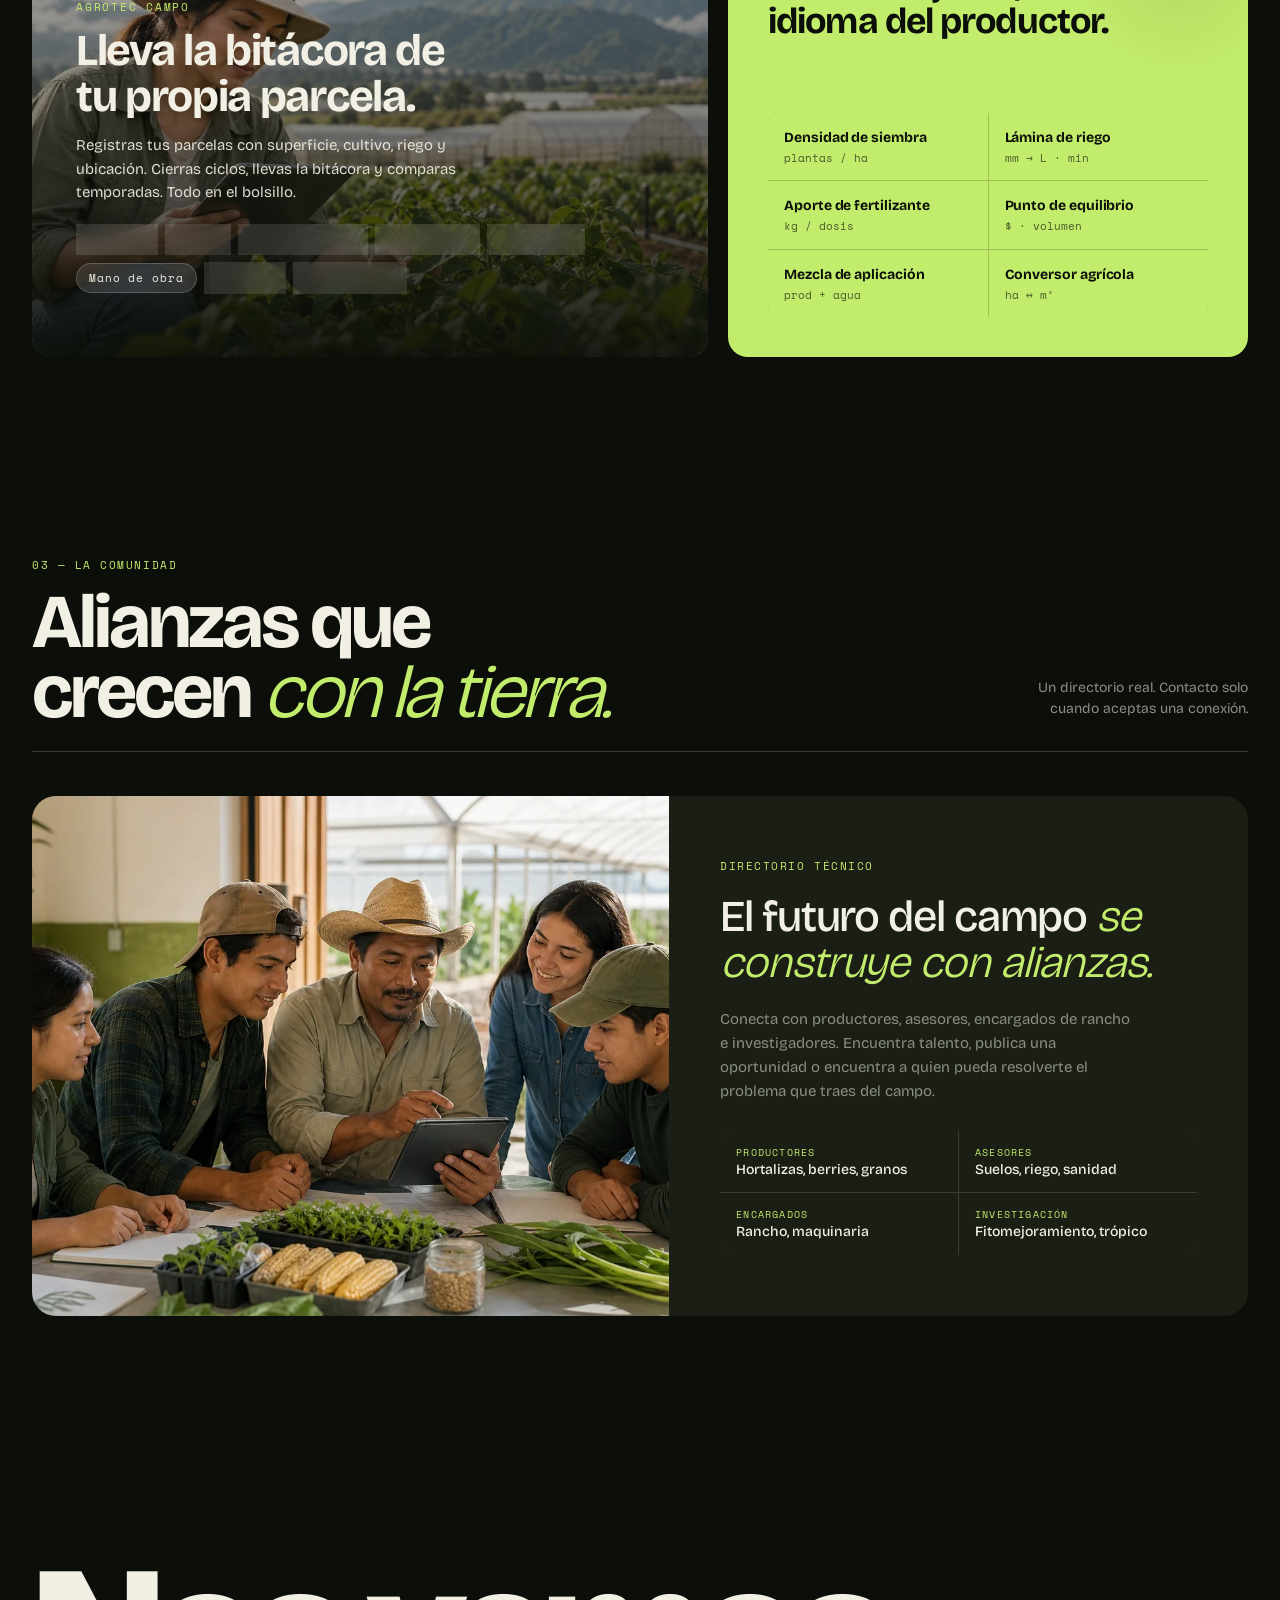
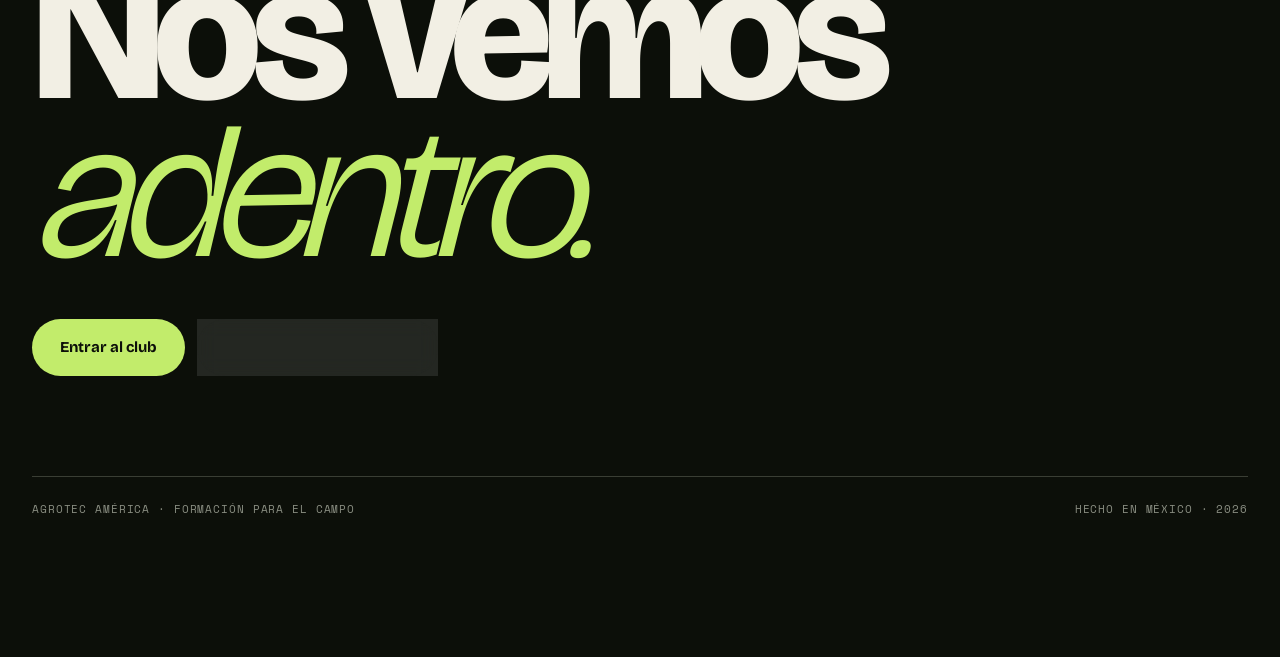
<file: demo-tipografico.html>
<!doctype html>
<html lang="es" data-theme="dark">
<head>
<meta charset="utf-8">
<meta name="viewport" content="width=device-width, initial-scale=1.0, viewport-fit=cover">
<title>AgroTec América · Demo tipográfico</title>
<link rel="stylesheet" href="https://fonts.googleapis.com/css2?family=Bricolage+Grotesque:opsz,wght@12..96,300;12..96,500;12..96,700;12..96,800;12..96,900&family=Space+Mono:wght@400;700&display=swap">
<style>
  /* AgroTec Tipográfico v1 — Carta de la tierra:
     Fondo oscuro de madrugada, verde brote como único acento,
     tipografía monumental, imágenes grandes a sangre. */
  :root {
    --fondo: #0C0F09;
    --fondo-elev: #141811;
    --fondo-card: #1A1E15;
    --tinta: #F2EFE4;
    --tinta-mute: #8A8E82;
    --tinta-apag: #3A3E34;
    --brote: #C2EC6B;
    --brote-prof: #85B33F;
    --sombra: #050703;
    --font-display: 'Bricolage Grotesque', system-ui, sans-serif;
    --font-mono: 'Space Mono', ui-monospace, monospace;
    color-scheme: dark;
  }
  * { box-sizing: border-box; }
  html, body { margin: 0; padding: 0; background: var(--fondo); color: var(--tinta); }
  body {
    font-family: var(--font-display);
    font-size: 17px;
    line-height: 1.5;
    -webkit-font-smoothing: antialiased;
    text-rendering: optimizeLegibility;
    overflow-x: hidden;
  }
  img { max-width: 100%; display: block; }

  .wrap {
    width: 100%;
    padding-left: max(20px, env(safe-area-inset-left, 0px));
    padding-right: max(20px, env(safe-area-inset-right, 0px));
    max-width: 1480px;
    margin: 0 auto;
  }
  @media (min-width: 760px) {
    .wrap { padding-left: max(32px, env(safe-area-inset-left, 0px)); padding-right: max(32px, env(safe-area-inset-right, 0px)); }
  }

  /* ---- TOP BAR (como la del ref: logo + nav + search + CTA) ---- */
  .top {
    position: sticky;
    top: 0;
    z-index: 50;
    background: rgba(12, 15, 9, 0.85);
    backdrop-filter: blur(16px) saturate(140%);
    -webkit-backdrop-filter: blur(16px) saturate(140%);
    border-bottom: 1px solid var(--tinta-apag);
  }
  .top-inner {
    display: grid;
    grid-template-columns: auto 1fr auto;
    gap: 32px;
    align-items: center;
    padding-block: 18px;
  }
  @media (max-width: 900px) {
    .top-inner { grid-template-columns: 1fr auto; gap: 12px; padding-block: 14px; }
    .top-nav { display: none !important; }
  }
  .marca {
    font-family: var(--font-display);
    font-weight: 900;
    font-size: 22px;
    letter-spacing: -0.03em;
    line-height: 1;
    color: var(--tinta);
    text-decoration: none;
    display: inline-flex;
    align-items: baseline;
    gap: 6px;
  }
  .marca .ac {
    color: var(--brote);
    font-weight: 800;
  }
  .marca .punto {
    display: inline-block;
    width: 6px; height: 6px;
    background: var(--brote);
    border-radius: 50%;
    margin-left: 4px;
    translate: 0 -6px;
  }
  .top-nav {
    display: inline-flex;
    justify-content: center;
    gap: 32px;
    font-family: var(--font-display);
    font-weight: 500;
    font-size: 15px;
  }
  .top-nav a {
    color: var(--tinta);
    text-decoration: none;
    opacity: 0.75;
    transition: opacity .15s ease, color .15s ease;
  }
  .top-nav a:hover { color: var(--brote); opacity: 1; }
  .top-actions {
    display: inline-flex;
    align-items: center;
    gap: 14px;
  }
  .enlace {
    color: var(--tinta);
    text-decoration: none;
    font-size: 14px;
    font-weight: 500;
    opacity: 0.8;
  }
  @media (max-width: 540px) { .enlace { display: none; } }
  .cta-top {
    background: var(--brote);
    color: var(--fondo);
    padding: 11px 22px;
    border-radius: 999px;
    font-size: 14px;
    font-weight: 700;
    text-decoration: none;
    display: inline-flex;
    align-items: center;
    gap: 8px;
    white-space: nowrap;
    transition: background .15s ease, transform .15s ease;
  }
  @media (max-width: 540px) {
    .cta-top { padding: 10px 16px; font-size: 13px; }
    .cta-top::after { display: none; }
  }
  .cta-top:hover { background: var(--brote-prof); transform: translateY(-1px); }
  .cta-top::after { content: "→"; font-weight: 800; }

  /* ---- HERO full-bleed con imagen + titular monumental ---- */
  .hero {
    position: relative;
    width: 100%;
    overflow: hidden;
    margin-top: 20px;
  }
  .hero-media {
    position: relative;
    aspect-ratio: 16/9;
    min-height: 560px;
    max-height: 90vh;
    overflow: hidden;
    border-radius: 20px;
  }
  @media (max-width: 760px) {
    .hero-media {
      aspect-ratio: auto;
      min-height: auto;
      max-height: none;
      border-radius: 14px;
      display: flex;
      flex-direction: column;
      background: var(--fondo-elev);
    }
  }
  .hero-media img {
    position: absolute;
    inset: 0;
    width: 100%; height: 100%;
    object-fit: cover;
    object-position: center 60%;
  }
  .hero-media::after {
    content: "";
    position: absolute;
    inset: 0;
    background:
      linear-gradient(180deg, rgba(12,15,9,0.1) 0%, rgba(12,15,9,0) 30%, rgba(12,15,9,0.5) 80%, rgba(12,15,9,0.9) 100%),
      linear-gradient(90deg, rgba(12,15,9,0.6) 0%, rgba(12,15,9,0.1) 60%);
    pointer-events: none;
  }

  .hero-copy {
    position: absolute;
    inset: 0;
    display: flex;
    flex-direction: column;
    justify-content: space-between;
    padding: clamp(20px, 5vw, 56px);
    z-index: 2;
    gap: 20px;
  }

  @media (max-width: 760px) {
    .hero-media img {
      position: static;
      width: 100%;
      height: 340px;
      object-fit: cover;
      object-position: center;
    }
    .hero-media::after {
      position: absolute;
      inset: 0 0 auto 0;
      height: 340px;
      background: linear-gradient(180deg, rgba(12,15,9,0) 60%, rgba(12,15,9,0.85) 100%);
    }
    .hero-copy {
      position: static;
      padding: 28px 22px 36px;
      gap: 24px;
      background: var(--fondo-elev);
    }
    .hero-tag {
      position: absolute;
      top: 20px; left: 22px;
      z-index: 3;
    }
  }
  .hero-tag {
    font-family: var(--font-mono);
    font-size: 12px;
    letter-spacing: 0.16em;
    text-transform: uppercase;
    color: var(--brote);
    display: inline-flex;
    align-items: center;
    gap: 12px;
    width: fit-content;
  }
  .hero-tag::before {
    content: "";
    width: 32px; height: 1px;
    background: var(--brote);
  }
  .hero-h {
    font-family: var(--font-display);
    font-weight: 900;
    font-size: clamp(56px, 13vw, 220px);
    line-height: 0.82;
    letter-spacing: -0.055em;
    margin: 0;
    color: var(--tinta);
    text-wrap: balance;
    max-width: 14ch;
    text-shadow: 0 2px 40px rgba(0,0,0,0.4);
  }
  @media (max-width: 540px) {
    .hero-h { font-size: clamp(48px, 14vw, 72px); max-width: 100%; }
  }
  .hero-h .brote { color: var(--brote); }
  .hero-bottom {
    display: grid;
    grid-template-columns: 1.5fr auto;
    gap: 32px;
    align-items: end;
  }
  @media (max-width: 760px) {
    .hero-bottom { grid-template-columns: 1fr; gap: 20px; }
  }
  @media (max-width: 540px) {
    .hero-actions { flex-direction: column; align-items: stretch; }
    .hero-actions .btn { justify-content: center; }
  }
  .hero-sub {
    font-size: clamp(16px, 1.8vw, 20px);
    line-height: 1.5;
    color: var(--tinta);
    max-width: 48ch;
    margin: 0;
    opacity: 0.9;
    text-shadow: 0 1px 20px rgba(0,0,0,0.4);
  }
  .hero-actions {
    display: flex; gap: 12px; flex-wrap: wrap;
  }
  .btn {
    display: inline-flex;
    align-items: center;
    gap: 10px;
    padding: 16px 28px;
    border-radius: 999px;
    font-family: var(--font-display);
    font-weight: 700;
    font-size: 15px;
    text-decoration: none;
    transition: all .18s ease;
    white-space: nowrap;
  }
  .btn-primary {
    background: var(--brote);
    color: var(--fondo);
  }
  .btn-primary:hover { background: var(--brote-prof); transform: translateY(-2px); }
  .btn-ghost {
    background: rgba(255,255,255,0.1);
    color: var(--tinta);
    border: 1px solid rgba(255,255,255,0.3);
    backdrop-filter: blur(10px);
  }
  .btn-ghost:hover { background: rgba(255,255,255,0.2); border-color: var(--brote); }

  /* ---- BAND de stats + beneficios (como "Why Thousands Choose" del ref) ---- */
  .band-why {
    display: grid;
    grid-template-columns: 1.4fr 2fr;
    gap: clamp(32px, 5vw, 72px);
    padding-block: clamp(60px, 9vw, 120px);
    align-items: start;
  }
  @media (max-width: 900px) { .band-why { grid-template-columns: 1fr; } }

  .why-intro h2 {
    font-family: var(--font-display);
    font-weight: 500;
    font-size: clamp(28px, 3.6vw, 44px);
    line-height: 1.1;
    letter-spacing: -0.025em;
    margin: 0 0 20px;
    text-wrap: balance;
    max-width: 18ch;
  }
  .why-intro h2 em {
    font-style: italic;
    color: var(--brote);
    font-weight: 300;
  }
  .why-intro p {
    color: var(--tinta-mute);
    font-size: 16px;
    line-height: 1.6;
    margin: 0 0 32px;
    max-width: 46ch;
  }
  .stats-row {
    display: grid;
    grid-template-columns: repeat(3, 1fr);
    gap: 20px;
    padding-top: 28px;
    border-top: 1px solid var(--tinta-apag);
  }
  @media (max-width: 540px) { .stats-row { grid-template-columns: 1fr; } }
  .stat {
    display: flex; flex-direction: column; gap: 4px;
  }
  .stat .n {
    font-family: var(--font-display);
    font-weight: 700;
    font-size: 42px;
    line-height: 0.95;
    letter-spacing: -0.03em;
    color: var(--brote);
    font-feature-settings: "tnum", "lnum";
  }
  .stat .l {
    font-family: var(--font-mono);
    font-size: 11px;
    letter-spacing: 0.1em;
    text-transform: uppercase;
    color: var(--tinta-mute);
  }

  .why-cards {
    display: grid;
    grid-template-columns: 1fr;
    gap: 14px;
  }
  .why-card {
    display: grid;
    grid-template-columns: 56px 1fr;
    gap: 20px;
    padding: 22px 24px;
    background: var(--fondo-card);
    border: 1px solid var(--tinta-apag);
    border-radius: 16px;
    align-items: start;
    transition: border-color .15s ease, transform .15s ease;
  }
  .why-card:hover { border-color: var(--brote); transform: translateX(4px); }
  .why-icon {
    width: 56px; height: 56px;
    background: var(--brote);
    color: var(--fondo);
    border-radius: 14px;
    display: grid; place-items: center;
    font-size: 24px;
    font-weight: 900;
  }
  .why-card h3 {
    font-family: var(--font-display);
    font-weight: 600;
    font-size: 20px;
    line-height: 1.2;
    letter-spacing: -0.015em;
    margin: 0 0 6px;
    color: var(--tinta);
  }
  .why-card p {
    color: var(--tinta-mute);
    font-size: 14px;
    line-height: 1.55;
    margin: 0;
  }

  /* ---- CATÁLOGO (como Top Destinations) ---- */
  .section {
    padding-block: clamp(50px, 8vw, 100px);
  }
  .section-head {
    display: grid;
    grid-template-columns: 1fr auto;
    gap: 24px;
    align-items: end;
    margin-bottom: 44px;
    padding-bottom: 24px;
    border-bottom: 1px solid var(--tinta-apag);
  }
  @media (max-width: 640px) {
    .section-head { grid-template-columns: 1fr; }
  }
  .section-head .eyebrow {
    font-family: var(--font-mono);
    font-size: 11px;
    letter-spacing: 0.14em;
    text-transform: uppercase;
    color: var(--brote);
    display: block;
    margin-bottom: 14px;
  }
  .section-h {
    font-family: var(--font-display);
    font-weight: 700;
    font-size: clamp(40px, 6vw, 76px);
    line-height: 0.92;
    letter-spacing: -0.04em;
    margin: 0;
    text-wrap: balance;
    max-width: 16ch;
  }
  .section-h em {
    font-style: italic;
    font-weight: 300;
    color: var(--brote);
  }
  .section-aside {
    font-size: 14px;
    color: var(--tinta-mute);
    max-width: 28ch;
    line-height: 1.5;
    text-align: right;
    padding-bottom: 8px;
  }
  @media (max-width: 640px) { .section-aside { text-align: left; } }

  .catalog-grid {
    display: grid;
    grid-template-columns: repeat(4, 1fr);
    gap: 16px;
  }
  @media (max-width: 1100px) { .catalog-grid { grid-template-columns: repeat(3, 1fr); } }
  @media (max-width: 760px) { .catalog-grid { grid-template-columns: repeat(2, 1fr); } }
  @media (max-width: 480px) { .catalog-grid { grid-template-columns: 1fr 1fr; gap: 10px; } }

  .course-card {
    position: relative;
    aspect-ratio: 3/4;
    overflow: hidden;
    border-radius: 14px;
    background: var(--fondo-elev);
    cursor: pointer;
    display: block;
    text-decoration: none;
    color: var(--tinta);
    transition: transform .25s ease;
  }
  .course-card:hover { transform: translateY(-4px); }
  .course-card img {
    position: absolute; inset: 0;
    width: 100%; height: 100%;
    object-fit: cover;
    transition: transform .5s ease;
  }
  .course-card:hover img { transform: scale(1.05); }
  .course-card::after {
    content: "";
    position: absolute; inset: 0;
    background: linear-gradient(180deg, rgba(12,15,9,0) 40%, rgba(12,15,9,0.85) 100%);
  }
  .course-tag {
    position: absolute;
    top: 14px; left: 14px;
    background: rgba(12,15,9,0.75);
    color: var(--brote);
    font-family: var(--font-mono);
    font-size: 10px;
    letter-spacing: 0.12em;
    text-transform: uppercase;
    padding: 6px 10px;
    border-radius: 999px;
    backdrop-filter: blur(8px);
    z-index: 2;
  }
  .course-body {
    position: absolute;
    left: 16px; right: 16px; bottom: 16px;
    z-index: 2;
    display: flex; flex-direction: column; gap: 6px;
  }
  .course-nom {
    font-family: var(--font-display);
    font-weight: 600;
    font-size: clamp(15px, 1.3vw, 18px);
    line-height: 1.15;
    letter-spacing: -0.01em;
    color: var(--tinta);
  }
  .course-meta {
    display: flex; justify-content: space-between; align-items: baseline;
    font-family: var(--font-mono);
    font-size: 11px;
    letter-spacing: 0.08em;
    color: var(--tinta);
    opacity: 0.85;
  }
  .course-meta .clases { color: var(--brote); }

  .catalog-footer {
    display: flex; justify-content: space-between;
    align-items: center; flex-wrap: wrap;
    gap: 16px;
    margin-top: 32px;
    padding-top: 24px;
    border-top: 1px solid var(--tinta-apag);
  }
  .catalog-footer span {
    font-family: var(--font-mono);
    font-size: 12px;
    letter-spacing: 0.08em;
    color: var(--tinta-mute);
  }
  .catalog-footer a {
    display: inline-flex;
    align-items: center;
    gap: 10px;
    padding: 12px 24px;
    border: 1px solid var(--tinta-apag);
    border-radius: 999px;
    color: var(--tinta);
    text-decoration: none;
    font-weight: 600;
    font-size: 14px;
    transition: border-color .15s ease, color .15s ease;
  }
  .catalog-footer a:hover { border-color: var(--brote); color: var(--brote); }
  .catalog-footer a::after { content: "→"; }

  /* ---- HERRAMIENTAS: 2 cards grandes con foto ---- */
  .tools-grid {
    display: grid;
    grid-template-columns: 1.3fr 1fr;
    gap: 20px;
  }
  @media (max-width: 900px) { .tools-grid { grid-template-columns: 1fr; } }

  .tool-feat {
    position: relative;
    overflow: hidden;
    border-radius: 20px;
    min-height: 460px;
    background: var(--fondo-elev);
    padding: clamp(28px, 4vw, 44px);
    display: flex;
    flex-direction: column;
    justify-content: flex-end;
    color: var(--tinta);
  }
  .tool-feat img {
    position: absolute; inset: 0;
    width: 100%; height: 100%;
    object-fit: cover;
    z-index: 0;
  }
  .tool-feat::after {
    content: "";
    position: absolute; inset: 0;
    background: linear-gradient(180deg, rgba(12,15,9,0.3) 0%, rgba(12,15,9,0.5) 50%, rgba(12,15,9,0.95) 100%);
    z-index: 1;
  }
  .tool-feat > * { position: relative; z-index: 2; }

  .tool-feat .eyebrow {
    font-family: var(--font-mono);
    font-size: 11px;
    letter-spacing: 0.16em;
    text-transform: uppercase;
    color: var(--brote);
    margin-bottom: 12px;
  }
  .tool-feat h3 {
    font-family: var(--font-display);
    font-weight: 700;
    font-size: clamp(28px, 3.5vw, 44px);
    line-height: 1.05;
    letter-spacing: -0.03em;
    margin: 0 0 14px;
    max-width: 15ch;
    text-wrap: balance;
  }
  .tool-feat p {
    color: var(--tinta);
    opacity: 0.9;
    font-size: 15px;
    line-height: 1.55;
    max-width: 44ch;
    margin: 0 0 20px;
  }
  .tool-list {
    display: flex; flex-wrap: wrap; gap: 8px;
    margin-bottom: 20px;
  }
  .tool-chip {
    font-family: var(--font-mono);
    font-size: 11px;
    letter-spacing: 0.08em;
    padding: 6px 12px;
    background: rgba(255,255,255,0.12);
    color: var(--tinta);
    border-radius: 999px;
    border: 1px solid rgba(255,255,255,0.2);
    backdrop-filter: blur(10px);
  }

  .calc-feat {
    position: relative;
    background: var(--brote);
    color: var(--fondo);
    border-radius: 20px;
    padding: clamp(28px, 4vw, 40px);
    display: flex;
    flex-direction: column;
    overflow: hidden;
  }
  .calc-feat::before {
    content: "";
    position: absolute;
    top: -40px; right: -40px;
    width: 220px; height: 220px;
    background: radial-gradient(circle, rgba(12,15,9,0.08), transparent 70%);
    border-radius: 50%;
  }
  .calc-feat .eyebrow {
    font-family: var(--font-mono);
    font-size: 11px;
    letter-spacing: 0.16em;
    text-transform: uppercase;
    color: var(--fondo);
    opacity: 0.75;
    margin-bottom: 12px;
  }
  .calc-feat h3 {
    font-family: var(--font-display);
    font-weight: 700;
    font-size: clamp(26px, 3.2vw, 36px);
    line-height: 1.05;
    letter-spacing: -0.025em;
    margin: 0 0 20px;
    text-wrap: balance;
  }
  .calc-grid {
    display: grid;
    grid-template-columns: 1fr 1fr;
    gap: 1px;
    background: rgba(12,15,9,0.2);
    border-radius: 12px;
    overflow: hidden;
    margin-top: auto;
  }
  .calc-cell {
    background: var(--brote);
    padding: 14px 16px;
    display: flex; flex-direction: column; gap: 2px;
  }
  .calc-cell .k {
    font-weight: 700;
    font-size: 14px;
    color: var(--fondo);
    letter-spacing: -0.005em;
  }
  .calc-cell .u {
    font-family: var(--font-mono);
    font-size: 11px;
    color: var(--fondo);
    opacity: 0.65;
  }

  /* ---- COMUNIDAD con foto de graduados ---- */
  .community {
    position: relative;
    overflow: hidden;
    border-radius: 24px;
    min-height: 520px;
    display: grid;
    grid-template-columns: 1.1fr 1fr;
  }
  @media (max-width: 760px) {
    .community { grid-template-columns: 1fr; min-height: auto; }
  }
  .community-media {
    position: relative;
    min-height: 420px;
    background: var(--fondo-elev);
    overflow: hidden;
  }
  .community-media img {
    position: absolute; inset: 0;
    width: 100%; height: 100%;
    object-fit: cover;
  }
  .community-copy {
    padding: clamp(32px, 4vw, 52px);
    background: var(--fondo-card);
    display: flex; flex-direction: column; justify-content: center;
    gap: 20px;
  }
  .community-copy .eyebrow {
    font-family: var(--font-mono);
    font-size: 11px;
    letter-spacing: 0.14em;
    text-transform: uppercase;
    color: var(--brote);
  }
  .community-copy h2 {
    font-family: var(--font-display);
    font-weight: 500;
    font-size: clamp(28px, 3.5vw, 44px);
    line-height: 1.05;
    letter-spacing: -0.025em;
    margin: 0;
    text-wrap: balance;
  }
  .community-copy h2 em {
    font-style: italic;
    color: var(--brote);
    font-weight: 300;
  }
  .community-copy p {
    color: var(--tinta-mute);
    font-size: 15px;
    line-height: 1.6;
    margin: 0;
    max-width: 42ch;
  }
  .roles-list {
    display: grid;
    grid-template-columns: 1fr 1fr;
    gap: 1px;
    background: var(--tinta-apag);
    border-radius: 12px;
    overflow: hidden;
    margin-top: 8px;
  }
  .role-cell {
    background: var(--fondo-card);
    padding: 14px 16px;
    display: flex; flex-direction: column; gap: 2px;
  }
  .role-cell .k {
    font-family: var(--font-mono);
    font-size: 10px;
    letter-spacing: 0.12em;
    text-transform: uppercase;
    color: var(--brote);
  }
  .role-cell .v {
    font-family: var(--font-display);
    font-weight: 500;
    font-size: 14px;
    line-height: 1.2;
    color: var(--tinta);
  }

  /* ---- CIERRE monumental ---- */
  .closing {
    padding-block: clamp(70px, 11vw, 140px);
    text-align: left;
  }
  .closing h2 {
    font-family: var(--font-display);
    font-weight: 900;
    font-size: clamp(60px, 15vw, 200px);
    line-height: 0.82;
    letter-spacing: -0.06em;
    margin: 0 0 48px;
    text-wrap: balance;
    max-width: 14ch;
  }
  .closing h2 em {
    color: var(--brote);
    font-style: italic;
    font-weight: 300;
  }
  .closing-foot {
    margin-top: clamp(60px, 10vw, 100px);
    padding-top: 24px;
    border-top: 1px solid var(--tinta-apag);
    display: flex; justify-content: space-between; align-items: baseline;
    gap: 16px; flex-wrap: wrap;
    font-family: var(--font-mono);
    font-size: 11px;
    letter-spacing: 0.08em;
    text-transform: uppercase;
    color: var(--tinta-mute);
  }

  :focus-visible { outline: 2px solid var(--brote); outline-offset: 3px; border-radius: 4px; }
  @media (prefers-reduced-motion: reduce) {
    * { transition: none !important; animation: none !important; }
  }
</style>
</head>
<body>

<header class="top">
  <div class="wrap top-inner">
    <a href="#" class="marca">
      Agro<span class="ac">Tec</span><span class="punto"></span>
    </a>
    <nav class="top-nav">
      <a href="#catalogo">Catálogo</a>
      <a href="#herramientas">Herramientas</a>
      <a href="#comunidad">Comunidad</a>
      <a href="#historia">Nuestra visión</a>
    </nav>
    <div class="top-actions">
      <a href="#" class="enlace">Iniciar sesión</a>
      <a href="#" class="cta-top">Entrar al club</a>
    </div>
  </div>
</header>

<!-- HERO -->
<div class="wrap">
  <section class="hero">
    <div class="hero-media">
      <img src="img/v3/hero-agrotec-fields-v4.jpg" alt="Campos agrícolas al amanecer en México, con cultivos ordenados en surcos y luz dorada">
      <div class="hero-copy">
        <span class="hero-tag">Formación agrícola que se queda contigo</span>
        <h1 class="hero-h">
          Aprende.<br>
          Aplica.<br>
          <span class="brote">Cosecha.</span>
        </h1>
        <div class="hero-bottom">
          <p class="hero-sub">
            Clases con casos reales. Calculadoras del día. Bitácora para tu propia parcela. Y una comunidad trabajando contigo. Todo lo que haces en el campo, acompañado.
          </p>
          <div class="hero-actions">
            <a class="btn btn-primary" href="#">Entrar al club</a>
            <a class="btn btn-ghost" href="#catalogo">Ver qué hay dentro</a>
          </div>
        </div>
      </div>
    </div>
  </section>

  <!-- WHY: stats + 3 beneficios -->
  <section class="band-why">
    <div class="why-intro">
      <h2>Formación hecha para <em>el campo real</em>, no para el aula.</h2>
      <p>
        Clases cortas con productores que ya puso las manos en la tierra, herramientas que resuelven la cuenta del día y una comunidad que ya está trabajando. Esto es lo que te llevas al entrar.
      </p>
      <div class="stats-row">
        <div class="stat">
          <span class="n">23</span>
          <span class="l">Cursos técnicos</span>
        </div>
        <div class="stat">
          <span class="n">103</span>
          <span class="l">Clases con casos reales</span>
        </div>
        <div class="stat">
          <span class="n">6</span>
          <span class="l">Áreas de especialidad</span>
        </div>
      </div>
    </div>

    <div class="why-cards">
      <div class="why-card">
        <div class="why-icon" aria-hidden="true">
          <svg width="26" height="26" viewBox="0 0 24 24" fill="none" stroke="currentColor" stroke-width="2" stroke-linecap="round" stroke-linejoin="round">
            <path d="M6 3v12a3 3 0 0 0 3 3h9"/>
            <path d="M15 6h6l-3 3-3-3Z" fill="currentColor"/>
          </svg>
        </div>
        <div>
          <h3>Conocimiento aplicable, no teoría</h3>
          <p>Clases con casos reales de productores mexicanos, en los cultivos, suelos y mercados que ya conoces.</p>
        </div>
      </div>
      <div class="why-card">
        <div class="why-icon" aria-hidden="true">
          <svg width="26" height="26" viewBox="0 0 24 24" fill="none" stroke="currentColor" stroke-width="2" stroke-linecap="round" stroke-linejoin="round">
            <rect x="3" y="3" width="18" height="18" rx="2"/>
            <path d="M3 9h18M9 3v18"/>
          </svg>
        </div>
        <div>
          <h3>Herramientas listas para el día a día</h3>
          <p>Seis calculadoras y una bitácora para tu propia parcela. Dejas de aprender en abstracto.</p>
        </div>
      </div>
      <div class="why-card">
        <div class="why-icon" aria-hidden="true">
          <svg width="26" height="26" viewBox="0 0 24 24" fill="none" stroke="currentColor" stroke-width="2" stroke-linecap="round" stroke-linejoin="round">
            <circle cx="9" cy="7" r="4"/>
            <path d="M3 21v-2a4 4 0 0 1 4-4h4a4 4 0 0 1 4 4v2"/>
            <circle cx="17" cy="7" r="3"/>
            <path d="M21 21v-1.5a3.5 3.5 0 0 0-2.5-3.3"/>
          </svg>
        </div>
        <div>
          <h3>Alianzas con quien está en lo mismo</h3>
          <p>Un directorio de productores, asesores y técnicos. Tú decides a quién le compartes tu contacto.</p>
        </div>
      </div>
    </div>
  </section>

  <!-- CATÁLOGO: grid de cursos reales -->
  <section class="section" id="catalogo">
    <div class="section-head">
      <div>
        <span class="eyebrow">01 — El catálogo</span>
        <h2 class="section-h">Veintitrés caminos <em>para empezar.</em></h2>
      </div>
      <div class="section-aside">
        De cacao a berries, de nutrición de suelos a inocuidad de exportación. Elige por donde te hable tu campo.
      </div>
    </div>

    <div class="catalog-grid">
      <a href="#" class="course-card">
        <img src="img/editorial/cursos-v2/01-cacao.webp" alt="Cacao" loading="lazy">
        <span class="course-tag">Cultivos</span>
        <div class="course-body">
          <span class="course-nom">Cultivo Integral de Cacao</span>
          <span class="course-meta"><span>Clases con caso real</span><span class="clases">8 clases</span></span>
        </div>
      </a>
      <a href="#" class="course-card">
        <img src="img/editorial/cursos-v2/04-hidroponia.webp" alt="Hidroponía" loading="lazy">
        <span class="course-tag">Cultivos</span>
        <div class="course-body">
          <span class="course-nom">Hidroponía y Cultivo sin Suelo</span>
          <span class="course-meta"><span>Práctico</span><span class="clases">6 clases</span></span>
        </div>
      </a>
      <a href="#" class="course-card">
        <img src="img/editorial/cursos-v2/08-fertirrigacion.webp" alt="Fertirrigación" loading="lazy">
        <span class="course-tag">Nutrición</span>
        <div class="course-body">
          <span class="course-nom">Diseño de Programas de Fertirrigación</span>
          <span class="course-meta"><span>Avanzado</span><span class="clases">7 clases</span></span>
        </div>
      </a>
      <a href="#" class="course-card">
        <img src="img/editorial/cursos-v2/13-chiles.webp" alt="Chiles" loading="lazy">
        <span class="course-tag">Cultivos</span>
        <div class="course-body">
          <span class="course-nom">Manejo Integral del Chile</span>
          <span class="course-meta"><span>Técnico</span><span class="clases">5 clases</span></span>
        </div>
      </a>
      <a href="#" class="course-card">
        <img src="img/editorial/cursos-v2/06-bioinsumos.webp" alt="Bioinsumos" loading="lazy">
        <span class="course-tag">Sanidad</span>
        <div class="course-body">
          <span class="course-nom">Bioinsumos para Agricultura Sana</span>
          <span class="course-meta"><span>Práctico</span><span class="clases">6 clases</span></span>
        </div>
      </a>
      <a href="#" class="course-card">
        <img src="img/editorial/cursos-v2/20-inocuidad.webp" alt="Inocuidad" loading="lazy">
        <span class="course-tag">Agroindustria</span>
        <div class="course-body">
          <span class="course-nom">Inocuidad en Empaque y Exportación</span>
          <span class="course-meta"><span>Certificable</span><span class="clases">9 clases</span></span>
        </div>
      </a>
      <a href="#" class="course-card">
        <img src="img/editorial/cursos-v2/15-nopal.webp" alt="Nopal" loading="lazy">
        <span class="course-tag">Cultivos</span>
        <div class="course-body">
          <span class="course-nom">Producción Comercial del Nopal</span>
          <span class="course-meta"><span>Práctico</span><span class="clases">4 clases</span></span>
        </div>
      </a>
      <a href="#" class="course-card">
        <img src="img/editorial/cursos-v2/10-biofabricas.webp" alt="Biofábricas" loading="lazy">
        <span class="course-tag">Sanidad</span>
        <div class="course-body">
          <span class="course-nom">Biofábricas en Campo</span>
          <span class="course-meta"><span>Avanzado</span><span class="clases">5 clases</span></span>
        </div>
      </a>
    </div>

    <div class="catalog-footer">
      <span>+ 15 cursos más adentro. Al entrar escoges por dónde empezar.</span>
      <a href="#">Ver catálogo completo</a>
    </div>
  </section>

  <!-- HERRAMIENTAS: 2 cards grandes -->
  <section class="section" id="herramientas">
    <div class="section-head">
      <div>
        <span class="eyebrow">02 — Las herramientas</span>
        <h2 class="section-h">Tu parcela, dentro <em>de la app.</em></h2>
      </div>
      <div class="section-aside">
        Dejas de aprender en abstracto: registras ciclos y los cálculos salen con los datos de tu terreno.
      </div>
    </div>

    <div class="tools-grid">
      <article class="tool-feat">
        <img src="img/v3/tecnologia-campo-v3.webp" alt="Técnico revisando cultivo con tableta en campo">
        <span class="eyebrow">AgroTec Campo</span>
        <h3>Lleva la bitácora de tu propia parcela.</h3>
        <p>
          Registras tus parcelas con superficie, cultivo, riego y ubicación. Cierras ciclos, llevas la bitácora y comparas temporadas. Todo en el bolsillo.
        </p>
        <div class="tool-list">
          <span class="tool-chip">Siembra</span>
          <span class="tool-chip">Riego</span>
          <span class="tool-chip">Fertilización</span>
          <span class="tool-chip">Aplicación</span>
          <span class="tool-chip">Monitoreo</span>
          <span class="tool-chip">Mano de obra</span>
          <span class="tool-chip">Cosecha</span>
          <span class="tool-chip">Observación</span>
        </div>
      </article>

      <article class="calc-feat">
        <span class="eyebrow">Seis calculadoras</span>
        <h3>La cuenta justa, en el idioma del productor.</h3>
        <div class="calc-grid">
          <div class="calc-cell"><span class="k">Densidad de siembra</span><span class="u">plantas / ha</span></div>
          <div class="calc-cell"><span class="k">Lámina de riego</span><span class="u">mm → L · min</span></div>
          <div class="calc-cell"><span class="k">Aporte de fertilizante</span><span class="u">kg / dosis</span></div>
          <div class="calc-cell"><span class="k">Punto de equilibrio</span><span class="u">$ · volumen</span></div>
          <div class="calc-cell"><span class="k">Mezcla de aplicación</span><span class="u">prod + agua</span></div>
          <div class="calc-cell"><span class="k">Conversor agrícola</span><span class="u">ha ↔ m²</span></div>
        </div>
      </article>
    </div>
  </section>

  <!-- COMUNIDAD -->
  <section class="section" id="comunidad">
    <div class="section-head">
      <div>
        <span class="eyebrow">03 — La comunidad</span>
        <h2 class="section-h">Alianzas que crecen <em>con la tierra.</em></h2>
      </div>
      <div class="section-aside">
        Un directorio real. Contacto solo cuando aceptas una conexión.
      </div>
    </div>

    <div class="community">
      <div class="community-media">
        <img src="img/editorial/agroclub-comunidad.webp" alt="Grupo de productores y técnicos agrícolas en una capacitación de AgroTec América">
      </div>
      <div class="community-copy">
        <span class="eyebrow">Directorio Técnico</span>
        <h2>El futuro del campo <em>se construye con alianzas.</em></h2>
        <p>
          Conecta con productores, asesores, encargados de rancho e investigadores. Encuentra talento, publica una oportunidad o encuentra a quien pueda resolverte el problema que traes del campo.
        </p>
        <div class="roles-list">
          <div class="role-cell">
            <span class="k">Productores</span>
            <span class="v">Hortalizas, berries, granos</span>
          </div>
          <div class="role-cell">
            <span class="k">Asesores</span>
            <span class="v">Suelos, riego, sanidad</span>
          </div>
          <div class="role-cell">
            <span class="k">Encargados</span>
            <span class="v">Rancho, maquinaria</span>
          </div>
          <div class="role-cell">
            <span class="k">Investigación</span>
            <span class="v">Fitomejoramiento, trópico</span>
          </div>
        </div>
      </div>
    </div>
  </section>

  <!-- CIERRE -->
  <section class="closing">
    <h2>
      Nos vemos <em>adentro.</em>
    </h2>
    <div class="hero-actions">
      <a class="btn btn-primary" href="#">Entrar al club</a>
      <a class="btn btn-ghost" href="#catalogo">Explorar sin compromiso</a>
    </div>
    <div class="closing-foot">
      <span>AgroTec América · Formación para el campo</span>
      <span>Hecho en México · 2026</span>
    </div>
  </section>
</div>

</body>
</html>
</file>
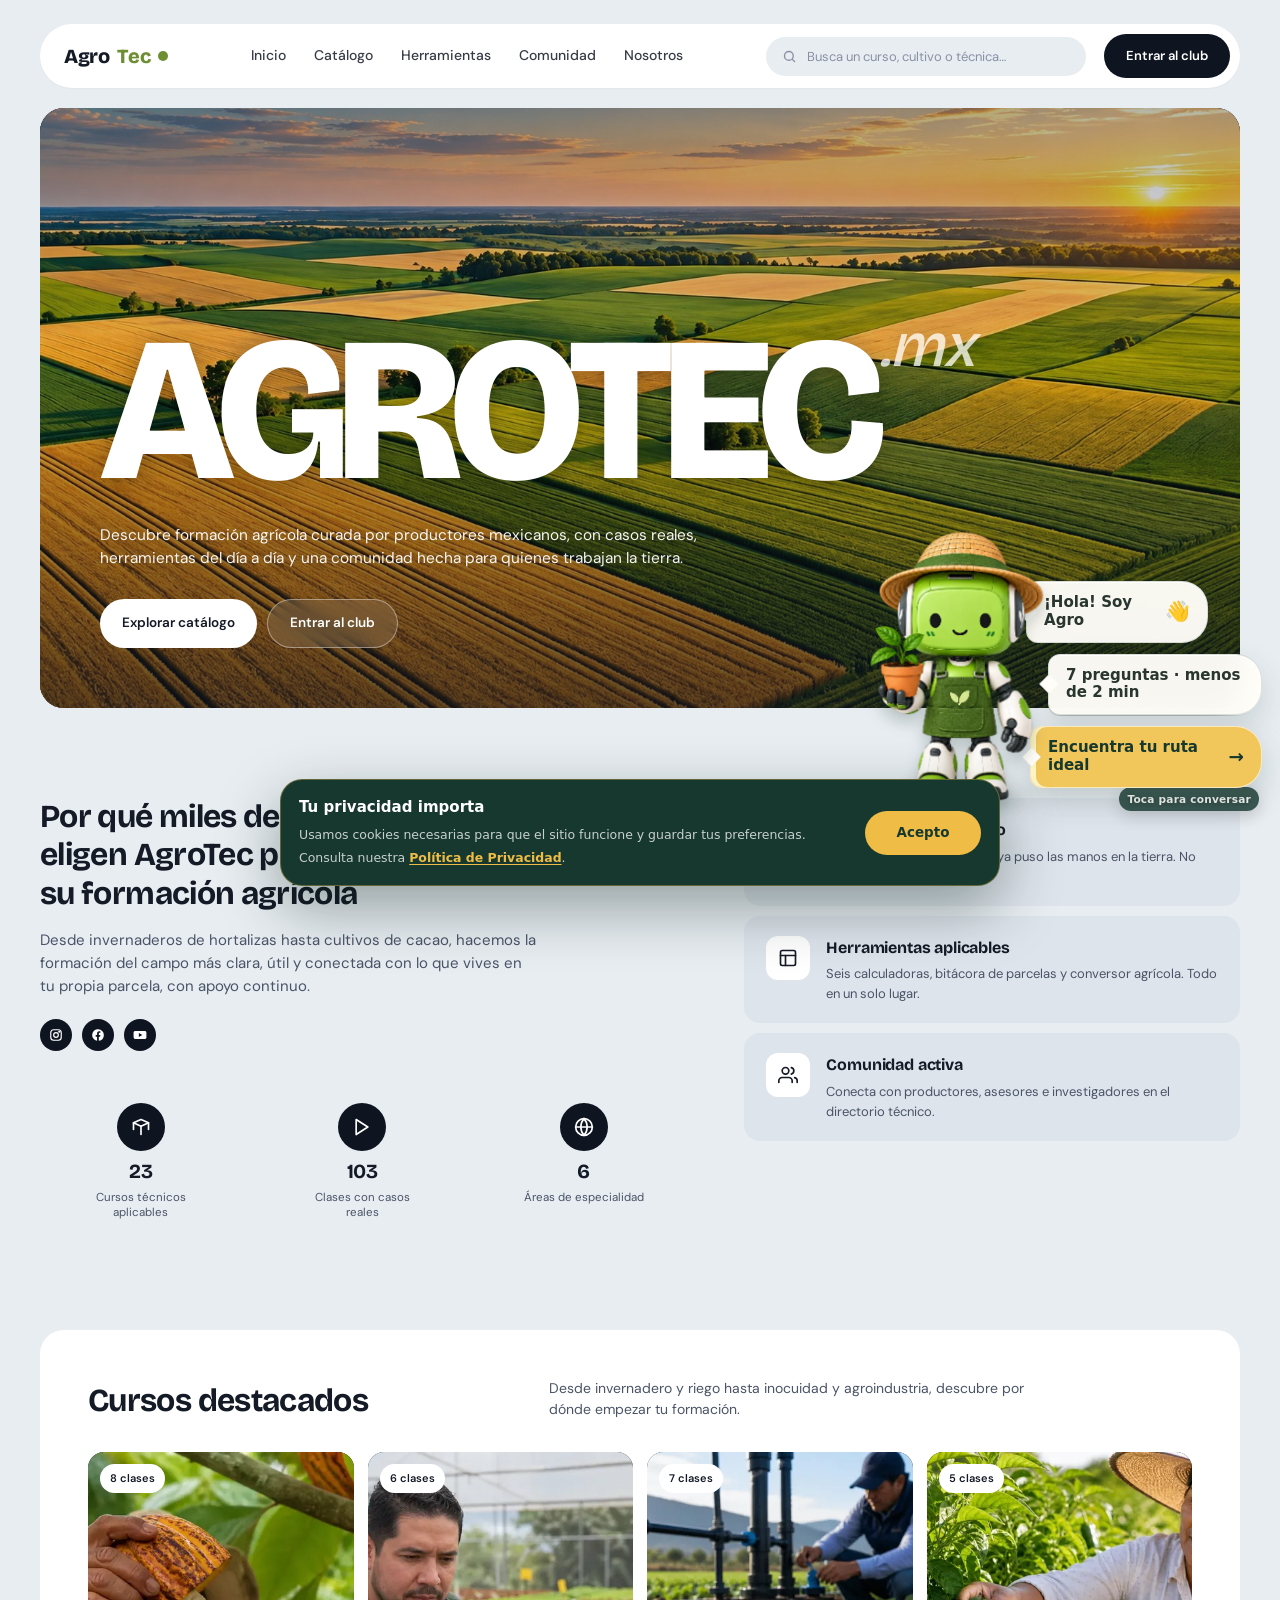
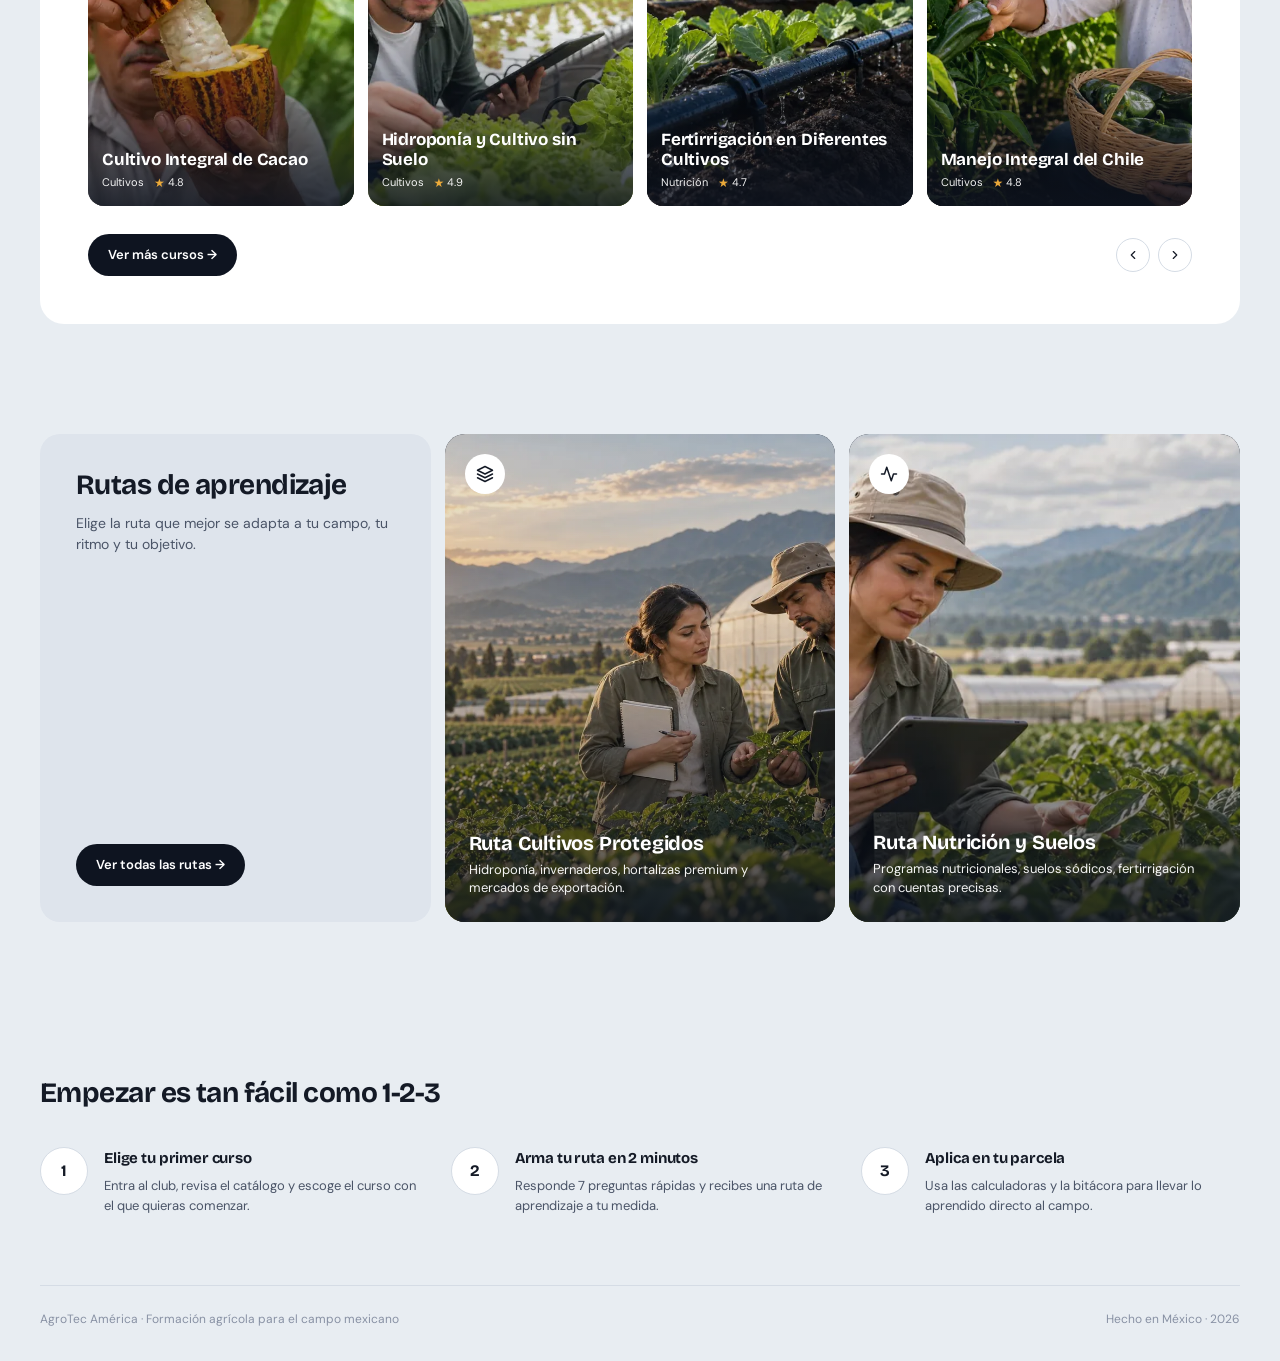
<file: demo-wander.html>
<!doctype html>
<html lang="es" data-theme="light">
<head>
<meta charset="utf-8">
<meta name="viewport" content="width=device-width, initial-scale=1.0, viewport-fit=cover">
<title>AgroTec América — Formación agrícola para el campo mexicano</title>
<meta name="description" content="23 cursos técnicos con casos reales, calculadoras del día a día, bitácora de parcelas y comunidad de productores. Formación agrícola hecha en México.">
<link rel="canonical" href="https://agrotecamerican.com/">

<meta property="og:type" content="website">
<meta property="og:url" content="https://agrotecamerican.com/">
<meta property="og:title" content="AgroTec América — Formación agrícola que se queda contigo">
<meta property="og:description" content="23 cursos técnicos con casos reales, herramientas del día a día y una comunidad de productores mexicanos.">
<meta property="og:image" content="https://agrotecamerican.com/img/v3/hero-agrotec-fields-v4.jpg">
<meta property="og:locale" content="es_MX">
<meta name="twitter:card" content="summary_large_image">
<meta name="twitter:title" content="AgroTec América — Formación agrícola que se queda contigo">
<meta name="twitter:description" content="23 cursos técnicos, herramientas del día a día y una comunidad de productores.">
<meta name="twitter:image" content="https://agrotecamerican.com/img/v3/hero-agrotec-fields-v4.jpg">

<link rel="icon" href="img/brand/icon-192.png">
<link rel="apple-touch-icon" href="img/brand/icon-192.png">
<link rel="manifest" href="manifest.json">
<meta name="theme-color" content="#141A26">
<meta name="apple-mobile-web-app-capable" content="yes">
<meta name="apple-mobile-web-app-status-bar-style" content="black-translucent">
<meta name="apple-mobile-web-app-title" content="AgroTec">
<link rel="preload" as="video" href="img/video/hero.mp4" type="video/mp4" fetchpriority="high">
<link rel="preconnect" href="https://club.agrotecamerican.com" crossorigin>

<script type="application/ld+json">
{
  "@context": "https://schema.org",
  "@graph": [
    {
      "@type": "Organization",
      "@id": "https://agrotecamerican.com/#organization",
      "name": "AgroTec América",
      "url": "https://agrotecamerican.com/",
      "logo": "https://agrotecamerican.com/img/brand/logo-horizontal.png",
      "sameAs": [
        "https://www.instagram.com/agrotec_american",
        "https://www.facebook.com/share/1JWXU1Lcy1/"
      ]
    },
    {
      "@type": "WebSite",
      "@id": "https://agrotecamerican.com/#website",
      "url": "https://agrotecamerican.com/",
      "name": "AgroTec América",
      "inLanguage": "es-MX",
      "publisher": { "@id": "https://agrotecamerican.com/#organization" }
    },
    {
      "@type": "EducationalOrganization",
      "name": "AgroTec América",
      "url": "https://agrotecamerican.com/",
      "numberOfCourses": 23
    }
  ]
}
</script>

<link rel="stylesheet" href="https://fonts.googleapis.com/css2?family=Bricolage+Grotesque:opsz,wght@12..96,500;12..96,700;12..96,800;12..96,900&family=DM+Sans:ital,wght@0,400;0,500;0,600;0,700;1,400&display=swap">
<link rel="stylesheet" href="assistant/agrotec-assistant.css?v=20261009-catalogo-real">
<link rel="stylesheet" href="assistant/welcome-experience.css?v=20261005-inline5">
<style>
  :root {
    --bg: #E8EDF2;
    --card: #FFFFFF;
    --card-soft: #DEE4EC;
    --card-dark: #0E1420;
    --ink: #141A26;
    --ink-mid: #4A5467;
    --ink-mute: #8891A4;
    --line: #D5DCE5;
    --accent: #6D8E33;
    --accent-soft: #ECF2DD;
    --warm: #F6B13C;
    --font-display: 'Bricolage Grotesque', system-ui, sans-serif;
    --font-body: 'DM Sans', system-ui, sans-serif;
    color-scheme: light;
  }
  * { box-sizing: border-box; }
  html, body { margin: 0; padding: 0; background: var(--bg); color: var(--ink); }
  body {
    font-family: var(--font-body);
    font-size: 15px;
    line-height: 1.55;
    -webkit-font-smoothing: antialiased;
    text-rendering: optimizeLegibility;
    overflow-x: hidden;
  }
  img { max-width: 100%; display: block; }
  a { color: inherit; text-decoration: none; }

  .wrap {
    width: 100%;
    padding-left: max(20px, env(safe-area-inset-left, 0px));
    padding-right: max(20px, env(safe-area-inset-right, 0px));
    max-width: 1240px;
    margin: 0 auto;
  }

  .page {
    padding-block: 24px 32px;
  }

  /* ============ TOP BAR (pill white) ============ */
  .topbar {
    background: var(--card);
    border-radius: 100px;
    padding: 10px 10px 10px 24px;
    display: grid;
    grid-template-columns: auto 1fr auto auto;
    gap: 18px;
    align-items: center;
    margin-bottom: 20px;
    box-shadow: 0 1px 2px rgba(0,0,0,0.03);
  }
  @media (max-width: 900px) {
    .topbar { grid-template-columns: 1fr auto; padding: 10px 10px 10px 18px; }
    .topbar .nav, .topbar .search { display: none; }
  }

  .logo {
    display: inline-flex;
    align-items: center;
    gap: 8px;
    font-family: var(--font-display);
    font-weight: 800;
    font-size: 20px;
    letter-spacing: -0.02em;
    color: var(--ink);
  }
  .logo .dot {
    width: 10px; height: 10px;
    background: var(--accent);
    border-radius: 50%;
    display: inline-block;
  }

  .nav {
    display: inline-flex;
    gap: 28px;
    justify-content: center;
  }
  .nav a {
    font-size: 14px;
    color: var(--ink);
    font-weight: 500;
    opacity: 0.85;
    transition: opacity .15s ease, color .15s ease;
  }
  .nav a:hover { opacity: 1; color: var(--accent); }

  .search {
    display: flex;
    align-items: center;
    gap: 8px;
    background: var(--bg);
    border-radius: 100px;
    padding: 10px 16px;
    min-width: 320px;
  }
  .search svg { width: 15px; height: 15px; color: var(--ink-mute); flex-shrink: 0; }
  .search input {
    border: 0; background: transparent;
    font-family: inherit;
    font-size: 13px;
    color: var(--ink);
    width: 100%;
    outline: none;
  }
  .search input::placeholder { color: var(--ink-mute); }

  .book-now {
    background: var(--card-dark);
    color: var(--card);
    padding: 12px 22px;
    border-radius: 100px;
    font-size: 13px;
    font-weight: 600;
    display: inline-flex;
    align-items: center;
    gap: 8px;
    white-space: nowrap;
    transition: background .15s ease, transform .15s ease;
  }
  .book-now:hover { background: #000; transform: translateY(-1px); }

  /* ============ HERO ============ */
  .hero {
    position: relative;
    aspect-ratio: 16/8;
    min-height: 440px;
    max-height: 620px;
    border-radius: 24px;
    overflow: hidden;
    background: var(--card-dark);
  }
  @media (max-width: 760px) {
    .hero { aspect-ratio: 4/5; min-height: 540px; max-height: none; border-radius: 18px; }
  }
  .hero-img {
    position: absolute; inset: 0;
    width: 100%; height: 100%;
    object-fit: cover;
    object-position: center 55%;
    background: var(--card-dark);
  }
  video.hero-img { pointer-events: none; }
  .hero::after {
    content: "";
    position: absolute; inset: 0;
    background: linear-gradient(180deg, rgba(14,20,32,0.3) 0%, rgba(14,20,32,0.1) 40%, rgba(14,20,32,0.65) 100%);
    pointer-events: none;
  }
  .hero-copy {
    position: absolute;
    inset: 0;
    padding: clamp(28px, 5vw, 60px);
    display: flex;
    flex-direction: column;
    justify-content: flex-end;
    z-index: 2;
    color: var(--card);
  }
  .hero-h {
    font-family: var(--font-display);
    font-weight: 900;
    font-size: clamp(72px, 16vw, 240px);
    line-height: 0.9;
    letter-spacing: -0.055em;
    margin: 0 0 20px;
    text-shadow: 0 2px 24px rgba(0,0,0,0.3);
    text-wrap: balance;
  }
  .hero-h .mx {
    font-weight: 500;
    font-style: italic;
    opacity: 0.75;
    font-size: 0.3em;
    letter-spacing: 0;
    vertical-align: top;
    margin-left: 4px;
  }
  .hero-sub {
    font-size: clamp(14px, 1.2vw, 16px);
    line-height: 1.55;
    max-width: 56ch;
    margin: 0 0 28px;
    opacity: 0.95;
    text-shadow: 0 1px 12px rgba(0,0,0,0.3);
  }
  .hero-actions {
    display: flex;
    gap: 10px;
    flex-wrap: wrap;
  }
  .btn {
    display: inline-flex;
    align-items: center;
    gap: 8px;
    padding: 13px 22px;
    border-radius: 100px;
    font-family: var(--font-body);
    font-weight: 600;
    font-size: 13.5px;
    transition: all .15s ease;
    white-space: nowrap;
  }
  .btn-light {
    background: var(--card);
    color: var(--ink);
  }
  .btn-light:hover { background: var(--accent); color: var(--card); }
  .btn-outline {
    background: rgba(255,255,255,0.1);
    color: var(--card);
    border: 1px solid rgba(255,255,255,0.4);
    backdrop-filter: blur(10px);
  }
  .btn-outline:hover { background: rgba(255,255,255,0.2); }

  /* ============ WHY SECTION ============ */
  .section { padding-block: clamp(50px, 7vw, 90px); }

  .why {
    display: grid;
    grid-template-columns: 1.3fr 1fr;
    gap: clamp(32px, 5vw, 60px);
    align-items: start;
  }
  @media (max-width: 900px) {
    .why { grid-template-columns: 1fr; }
  }
  .why-head h2 {
    font-family: var(--font-display);
    font-weight: 700;
    font-size: clamp(24px, 2.6vw, 32px);
    line-height: 1.2;
    letter-spacing: -0.02em;
    margin: 0 0 16px;
    text-wrap: balance;
    max-width: 24ch;
  }
  .why-head p {
    color: var(--ink-mid);
    font-size: 15px;
    line-height: 1.55;
    margin: 0 0 20px;
    max-width: 50ch;
  }
  .social {
    display: inline-flex;
    gap: 10px;
    margin-bottom: 32px;
  }
  .social a {
    width: 32px; height: 32px;
    background: var(--card-dark);
    color: var(--card);
    border-radius: 50%;
    display: grid; place-items: center;
    transition: background .15s ease;
  }
  .social a:hover { background: var(--accent); }
  .social svg { width: 14px; height: 14px; }

  .stats {
    display: grid;
    grid-template-columns: repeat(3, 1fr);
    gap: 20px;
    margin-top: 20px;
  }
  @media (max-width: 540px) {
    .stats { grid-template-columns: 1fr 1fr; }
  }
  .stat {
    display: flex;
    flex-direction: column;
    align-items: center;
    text-align: center;
    gap: 10px;
  }
  .stat-ico {
    width: 48px; height: 48px;
    background: var(--card-dark);
    color: var(--card);
    border-radius: 50%;
    display: grid; place-items: center;
  }
  .stat-ico svg { width: 20px; height: 20px; }
  .stat-n {
    font-family: var(--font-display);
    font-weight: 700;
    font-size: 20px;
    line-height: 1;
    color: var(--ink);
    letter-spacing: -0.02em;
  }
  .stat-l {
    font-size: 11.5px;
    color: var(--ink-mid);
    line-height: 1.3;
    max-width: 16ch;
  }

  .why-cards {
    display: flex;
    flex-direction: column;
    gap: 10px;
  }
  .why-card {
    background: var(--card-soft);
    border-radius: 16px;
    padding: 20px 22px;
    display: grid;
    grid-template-columns: 44px 1fr;
    gap: 16px;
    align-items: start;
    transition: background .15s ease;
  }
  .why-card:hover { background: var(--accent-soft); }
  .why-ico {
    width: 44px; height: 44px;
    background: var(--card);
    border-radius: 12px;
    display: grid; place-items: center;
    color: var(--ink);
  }
  .why-ico svg { width: 20px; height: 20px; }
  .why-card h3 {
    font-family: var(--font-display);
    font-weight: 700;
    font-size: 16px;
    letter-spacing: -0.01em;
    margin: 0 0 4px;
    color: var(--ink);
  }
  .why-card p {
    font-size: 13px;
    color: var(--ink-mid);
    line-height: 1.5;
    margin: 0;
  }

  /* ============ TOP COURSES (Top Destinations) ============ */
  .top-dest {
    background: var(--card);
    border-radius: 24px;
    padding: clamp(32px, 4vw, 48px);
    margin-top: 20px;
  }
  .top-dest-head {
    display: grid;
    grid-template-columns: 1fr 1.5fr;
    gap: 32px;
    align-items: end;
    margin-bottom: 32px;
  }
  @media (max-width: 760px) {
    .top-dest-head { grid-template-columns: 1fr; gap: 12px; }
  }
  .top-dest-head h2 {
    font-family: var(--font-display);
    font-weight: 700;
    font-size: clamp(24px, 3vw, 32px);
    line-height: 1.15;
    letter-spacing: -0.02em;
    margin: 0;
  }
  .top-dest-head p {
    color: var(--ink-mid);
    font-size: 14px;
    line-height: 1.5;
    margin: 0;
    max-width: 50ch;
  }

  .dest-grid {
    display: grid;
    grid-template-columns: repeat(4, 1fr);
    gap: 14px;
  }
  @media (max-width: 1000px) { .dest-grid { grid-template-columns: repeat(3, 1fr); } }
  @media (max-width: 760px) { .dest-grid { grid-template-columns: repeat(2, 1fr); } }
  @media (max-width: 420px) { .dest-grid { grid-template-columns: 1fr 1fr; gap: 10px; } }

  .dest-card {
    position: relative;
    aspect-ratio: 3/4;
    border-radius: 16px;
    overflow: hidden;
    background: var(--card-dark);
    display: block;
    color: var(--card);
    cursor: pointer;
    transition: transform .25s ease;
  }
  .dest-card:hover { transform: translateY(-3px); }
  .dest-card img {
    position: absolute; inset: 0;
    width: 100%; height: 100%;
    object-fit: cover;
    transition: transform .5s ease;
  }
  .dest-card:hover img { transform: scale(1.06); }
  .dest-card::after {
    content: "";
    position: absolute; inset: 0;
    background: linear-gradient(180deg, rgba(14,20,32,0) 50%, rgba(14,20,32,0.85) 100%);
  }
  .dest-tag {
    position: absolute;
    top: 12px; left: 12px;
    background: var(--card);
    color: var(--ink);
    font-size: 11px;
    font-weight: 600;
    padding: 6px 10px;
    border-radius: 100px;
    z-index: 2;
  }
  .dest-body {
    position: absolute;
    bottom: 14px; left: 14px; right: 14px;
    z-index: 2;
  }
  .dest-name {
    font-family: var(--font-display);
    font-weight: 700;
    font-size: 17px;
    letter-spacing: -0.01em;
    line-height: 1.15;
    margin-bottom: 4px;
  }
  .dest-meta {
    display: flex;
    align-items: center;
    gap: 10px;
    font-size: 11px;
    opacity: 0.95;
  }
  .dest-rating { display: inline-flex; align-items: center; gap: 3px; }
  .dest-rating .star { color: var(--warm); font-size: 12px; }

  .dest-footer {
    display: flex;
    justify-content: space-between;
    align-items: center;
    margin-top: 28px;
    flex-wrap: wrap;
    gap: 16px;
  }
  .view-more {
    background: var(--card-dark);
    color: var(--card);
    padding: 11px 20px;
    border-radius: 100px;
    font-size: 13px;
    font-weight: 600;
    display: inline-flex;
    align-items: center;
    gap: 8px;
  }
  .view-more:hover { background: var(--accent); }
  .arrows {
    display: inline-flex;
    gap: 8px;
  }
  .arr {
    width: 34px; height: 34px;
    border-radius: 50%;
    border: 1px solid var(--line);
    background: var(--card);
    display: grid; place-items: center;
    color: var(--ink);
    cursor: pointer;
    transition: border-color .15s ease, color .15s ease;
  }
  .arr:hover { border-color: var(--accent); color: var(--accent); }
  .arr svg { width: 14px; height: 14px; }

  /* ============ TOUR PACKAGES ============ */
  .packs {
    display: grid;
    grid-template-columns: 1fr 1fr 1fr;
    gap: 14px;
    margin-top: 20px;
  }
  @media (max-width: 900px) { .packs { grid-template-columns: 1fr; } }

  .pack {
    border-radius: 20px;
    overflow: hidden;
    aspect-ratio: 4/5;
    position: relative;
    display: flex;
    flex-direction: column;
  }
  @media (max-width: 900px) { .pack { aspect-ratio: 5/4; min-height: 320px; } }

  .pack-intro {
    background: var(--card-soft);
    padding: clamp(26px, 3vw, 36px);
    display: flex;
    flex-direction: column;
    justify-content: space-between;
    color: var(--ink);
  }
  .pack-intro h3 {
    font-family: var(--font-display);
    font-weight: 700;
    font-size: clamp(22px, 2.4vw, 28px);
    letter-spacing: -0.02em;
    line-height: 1.1;
    margin: 0 0 12px;
  }
  .pack-intro p {
    color: var(--ink-mid);
    font-size: 14px;
    line-height: 1.5;
    margin: 0;
    max-width: 32ch;
  }
  .browse {
    background: var(--card-dark);
    color: var(--card);
    padding: 11px 20px;
    border-radius: 100px;
    font-size: 13px;
    font-weight: 600;
    display: inline-flex;
    align-items: center;
    gap: 8px;
    width: fit-content;
    margin-top: 24px;
  }
  .browse:hover { background: var(--accent); }

  .pack-img {
    position: relative;
    background: var(--card-dark);
    color: var(--card);
  }
  .pack-img img {
    position: absolute; inset: 0;
    width: 100%; height: 100%;
    object-fit: cover;
  }
  .pack-img::after {
    content: "";
    position: absolute; inset: 0;
    background: linear-gradient(180deg, rgba(14,20,32,0.1) 50%, rgba(14,20,32,0.85) 100%);
  }
  .pack-icon {
    position: absolute;
    top: 20px; left: 20px;
    width: 40px; height: 40px;
    background: var(--card);
    color: var(--ink);
    border-radius: 50%;
    display: grid; place-items: center;
    z-index: 2;
  }
  .pack-icon svg { width: 18px; height: 18px; }
  .pack-body {
    position: absolute;
    bottom: 24px; left: 24px; right: 24px;
    z-index: 2;
  }
  .pack-title {
    font-family: var(--font-display);
    font-weight: 700;
    font-size: 20px;
    line-height: 1.15;
    letter-spacing: -0.01em;
    margin-bottom: 6px;
  }
  .pack-desc {
    font-size: 13px;
    line-height: 1.45;
    opacity: 0.95;
  }

  /* ============ STEPS 1-2-3 ============ */
  .steps-section {
    padding-top: 60px;
  }
  .steps-h {
    font-family: var(--font-display);
    font-weight: 700;
    font-size: clamp(22px, 2.5vw, 28px);
    letter-spacing: -0.02em;
    margin: 0 0 32px;
    color: var(--ink);
  }
  .steps {
    display: grid;
    grid-template-columns: 1fr 1fr 1fr;
    gap: 32px;
    align-items: start;
  }
  @media (max-width: 760px) { .steps { grid-template-columns: 1fr; gap: 20px; } }

  .step {
    display: grid;
    grid-template-columns: 48px 1fr;
    gap: 16px;
    align-items: start;
  }
  .step-num {
    width: 48px; height: 48px;
    border-radius: 50%;
    border: 1.5px solid var(--line);
    background: var(--card);
    display: grid; place-items: center;
    font-family: var(--font-display);
    font-weight: 700;
    font-size: 16px;
    color: var(--ink);
  }
  .step h4 {
    font-family: var(--font-display);
    font-weight: 700;
    font-size: 15px;
    letter-spacing: -0.01em;
    margin: 0 0 6px;
    color: var(--ink);
  }
  .step p {
    font-size: 13px;
    color: var(--ink-mid);
    line-height: 1.5;
    margin: 0;
  }

  /* ============ FOOTER mini ============ */
  .foot {
    margin-top: 70px;
    padding-top: 24px;
    border-top: 1px solid var(--line);
    display: flex;
    justify-content: space-between;
    align-items: baseline;
    flex-wrap: wrap;
    gap: 12px;
    font-size: 12px;
    color: var(--ink-mute);
  }

  :focus-visible { outline: 2px solid var(--accent); outline-offset: 3px; border-radius: 4px; }
  @media (prefers-reduced-motion: reduce) {
    * { transition: none !important; }
  }
</style>
</head>
<body>

<div class="wrap page">

  <!-- TOP BAR -->
  <header class="topbar">
    <a href="#" class="logo">
      Agro<span style="color: var(--accent); font-weight: 900;">Tec</span><span class="dot"></span>
    </a>
    <nav class="nav">
      <a href="#inicio">Inicio</a>
      <a href="#catalogo">Catálogo</a>
      <a href="#herramientas">Herramientas</a>
      <a href="#comunidad">Comunidad</a>
      <a href="#nosotros">Nosotros</a>
    </nav>
    <div class="search">
      <svg viewBox="0 0 24 24" fill="none" stroke="currentColor" stroke-width="2.2" stroke-linecap="round" stroke-linejoin="round">
        <circle cx="11" cy="11" r="7"/>
        <path d="M20 20l-3-3"/>
      </svg>
      <input type="text" placeholder="Busca un curso, cultivo o técnica…" aria-label="Buscar">
    </div>
    <a href="https://club.agrotecamerican.com/#/login" class="book-now">Entrar al club</a>
  </header>

  <!-- HERO -->
  <section class="hero">
    <video class="hero-img" autoplay muted loop playsinline poster="img/v3/hero-agrotec-fields-v4.jpg" aria-label="Video promocional de AgroTec América">
      <source src="img/video/hero.mp4" type="video/mp4">
    </video>
    <div class="hero-copy">
      <h1 class="hero-h">AGROTEC<span class="mx">.mx</span></h1>
      <p class="hero-sub">
        Descubre formación agrícola curada por productores mexicanos, con casos reales, herramientas del día a día y una comunidad hecha para quienes trabajan la tierra.
      </p>
      <div class="hero-actions">
        <a href="https://club.agrotecamerican.com/#/login?modo=registro" class="btn btn-light">Explorar catálogo</a>
        <a href="https://club.agrotecamerican.com/#/login" class="btn btn-outline">Entrar al club</a>
      </div>
    </div>
  </section>

  <!-- WHY SECTION -->
  <section class="section">
    <div class="why">
      <div class="why-head">
        <h2>Por qué miles de productores eligen AgroTec para su formación agrícola</h2>
        <p>Desde invernaderos de hortalizas hasta cultivos de cacao, hacemos la formación del campo más clara, útil y conectada con lo que vives en tu propia parcela, con apoyo continuo.</p>
        <div class="social" aria-label="Redes sociales">
          <a href="#" aria-label="Instagram">
            <svg viewBox="0 0 24 24" fill="none" stroke="currentColor" stroke-width="2" stroke-linecap="round" stroke-linejoin="round">
              <rect x="3" y="3" width="18" height="18" rx="5"/><circle cx="12" cy="12" r="4"/><circle cx="17.5" cy="6.5" r="0.8" fill="currentColor"/>
            </svg>
          </a>
          <a href="#" aria-label="Facebook">
            <svg viewBox="0 0 24 24" fill="currentColor"><path d="M22 12a10 10 0 10-11.6 9.9v-7H8v-3h2.4V9.4c0-2.4 1.4-3.7 3.6-3.7 1 0 2.1.2 2.1.2v2.3h-1.2c-1.2 0-1.5.7-1.5 1.5V12h2.6l-.4 3h-2.2v7A10 10 0 0022 12z"/></svg>
          </a>
          <a href="#" aria-label="YouTube">
            <svg viewBox="0 0 24 24" fill="currentColor"><path d="M23 7.2a2.9 2.9 0 00-2-2C19.3 5 12 5 12 5s-7.3 0-9 .2a2.9 2.9 0 00-2 2C1 9 1 12 1 12s0 3 .2 4.8a2.9 2.9 0 002 2C5 19 12 19 12 19s7.3 0 9-.2a2.9 2.9 0 002-2C23 15 23 12 23 12s0-3-.2-4.8zM10 15.5v-7l6 3.5-6 3.5z"/></svg>
          </a>
        </div>

        <div class="stats">
          <div class="stat">
            <div class="stat-ico">
              <svg viewBox="0 0 24 24" fill="none" stroke="currentColor" stroke-width="2" stroke-linecap="round" stroke-linejoin="round">
                <path d="M3 7l9-4 9 4-9 4-9-4z"/><path d="M3 7v8"/><path d="M12 11v10"/><path d="M21 7v8"/>
              </svg>
            </div>
            <div class="stat-n">23</div>
            <div class="stat-l">Cursos técnicos aplicables</div>
          </div>
          <div class="stat">
            <div class="stat-ico">
              <svg viewBox="0 0 24 24" fill="none" stroke="currentColor" stroke-width="2" stroke-linecap="round" stroke-linejoin="round">
                <polygon points="5 3 19 12 5 21 5 3"/>
              </svg>
            </div>
            <div class="stat-n">103</div>
            <div class="stat-l">Clases con casos reales</div>
          </div>
          <div class="stat">
            <div class="stat-ico">
              <svg viewBox="0 0 24 24" fill="none" stroke="currentColor" stroke-width="2" stroke-linecap="round" stroke-linejoin="round">
                <circle cx="12" cy="12" r="10"/><path d="M2 12h20"/><path d="M12 2a15 15 0 010 20M12 2a15 15 0 000 20"/>
              </svg>
            </div>
            <div class="stat-n">6</div>
            <div class="stat-l">Áreas de especialidad</div>
          </div>
        </div>
      </div>

      <div class="why-cards">
        <div class="why-card">
          <div class="why-ico">
            <svg viewBox="0 0 24 24" fill="none" stroke="currentColor" stroke-width="2" stroke-linecap="round" stroke-linejoin="round">
              <path d="M3 21l6-6"/><path d="M14 3h7v7"/><path d="M21 3L10 14"/><path d="M3 3h6l1 4"/>
            </svg>
          </div>
          <div>
            <h3>Casos reales del campo</h3>
            <p>Clases con productores que ya puso las manos en la tierra. No teoría de aula.</p>
          </div>
        </div>
        <div class="why-card">
          <div class="why-ico">
            <svg viewBox="0 0 24 24" fill="none" stroke="currentColor" stroke-width="2" stroke-linecap="round" stroke-linejoin="round">
              <rect x="3" y="3" width="18" height="18" rx="2"/><path d="M3 9h18"/><path d="M9 21V9"/>
            </svg>
          </div>
          <div>
            <h3>Herramientas aplicables</h3>
            <p>Seis calculadoras, bitácora de parcelas y conversor agrícola. Todo en un solo lugar.</p>
          </div>
        </div>
        <div class="why-card">
          <div class="why-ico">
            <svg viewBox="0 0 24 24" fill="none" stroke="currentColor" stroke-width="2" stroke-linecap="round" stroke-linejoin="round">
              <path d="M17 21v-2a4 4 0 00-4-4H5a4 4 0 00-4 4v2"/><circle cx="9" cy="7" r="4"/><path d="M23 21v-2a4 4 0 00-3-3.9"/><path d="M16 3.1A4 4 0 0119 7a4 4 0 01-3 3.9"/>
            </svg>
          </div>
          <div>
            <h3>Comunidad activa</h3>
            <p>Conecta con productores, asesores e investigadores en el directorio técnico.</p>
          </div>
        </div>
      </div>
    </div>
  </section>

  <!-- TOP COURSES (como Top Destinations) -->
  <section class="top-dest" id="catalogo">
    <div class="top-dest-head">
      <h2>Cursos destacados</h2>
      <p>Desde invernadero y riego hasta inocuidad y agroindustria, descubre por dónde empezar tu formación.</p>
    </div>
    <div class="dest-grid">
      <a href="https://club.agrotecamerican.com/#/login?modo=registro" class="dest-card">
        <img src="img/editorial/cursos-v2/01-cacao.webp" alt="Cultivo de cacao" loading="lazy">
        <span class="dest-tag">8 clases</span>
        <div class="dest-body">
          <div class="dest-name">Cultivo Integral de Cacao</div>
          <div class="dest-meta">
            <span>Cultivos</span>
            <span class="dest-rating"><span class="star">★</span> 4.8</span>
          </div>
        </div>
      </a>
      <a href="https://club.agrotecamerican.com/#/login?modo=registro" class="dest-card">
        <img src="img/editorial/cursos-v2/04-hidroponia.webp" alt="Hidroponía" loading="lazy">
        <span class="dest-tag">6 clases</span>
        <div class="dest-body">
          <div class="dest-name">Hidroponía y Cultivo sin Suelo</div>
          <div class="dest-meta">
            <span>Cultivos</span>
            <span class="dest-rating"><span class="star">★</span> 4.9</span>
          </div>
        </div>
      </a>
      <a href="https://club.agrotecamerican.com/#/login?modo=registro" class="dest-card">
        <img src="img/editorial/cursos-v2/08-fertirrigacion.webp" alt="Fertirrigación" loading="lazy">
        <span class="dest-tag">7 clases</span>
        <div class="dest-body">
          <div class="dest-name">Fertirrigación en Diferentes Cultivos</div>
          <div class="dest-meta">
            <span>Nutrición</span>
            <span class="dest-rating"><span class="star">★</span> 4.7</span>
          </div>
        </div>
      </a>
      <a href="https://club.agrotecamerican.com/#/login?modo=registro" class="dest-card">
        <img src="img/editorial/cursos-v2/13-chiles.webp" alt="Cultivo de chile" loading="lazy">
        <span class="dest-tag">5 clases</span>
        <div class="dest-body">
          <div class="dest-name">Manejo Integral del Chile</div>
          <div class="dest-meta">
            <span>Cultivos</span>
            <span class="dest-rating"><span class="star">★</span> 4.8</span>
          </div>
        </div>
      </a>
    </div>
    <div class="dest-footer">
      <a href="https://club.agrotecamerican.com/#/login?modo=registro" class="view-more">Ver más cursos →</a>
      <div class="arrows">
        <button class="arr" aria-label="Anterior">
          <svg viewBox="0 0 24 24" fill="none" stroke="currentColor" stroke-width="2" stroke-linecap="round" stroke-linejoin="round"><path d="M15 18l-6-6 6-6"/></svg>
        </button>
        <button class="arr" aria-label="Siguiente">
          <svg viewBox="0 0 24 24" fill="none" stroke="currentColor" stroke-width="2" stroke-linecap="round" stroke-linejoin="round"><path d="M9 6l6 6-6 6"/></svg>
        </button>
      </div>
    </div>
  </section>

  <!-- TOUR PACKAGES → RUTAS -->
  <section class="section" id="herramientas">
    <div class="packs">
      <article class="pack pack-intro">
        <div>
          <h3>Rutas de aprendizaje</h3>
          <p>Elige la ruta que mejor se adapta a tu campo, tu ritmo y tu objetivo.</p>
        </div>
        <a href="https://club.agrotecamerican.com/#/login?modo=registro" class="browse">Ver todas las rutas →</a>
      </article>
      <article class="pack pack-img">
        <img src="img/v3/aprendizaje-campo-v3.webp" alt="Productor aprendiendo en el campo">
        <div class="pack-icon">
          <svg viewBox="0 0 24 24" fill="none" stroke="currentColor" stroke-width="2" stroke-linecap="round" stroke-linejoin="round">
            <path d="M12 2L2 7l10 5 10-5-10-5z"/><path d="M2 17l10 5 10-5"/><path d="M2 12l10 5 10-5"/>
          </svg>
        </div>
        <div class="pack-body">
          <div class="pack-title">Ruta Cultivos Protegidos</div>
          <div class="pack-desc">Hidroponía, invernaderos, hortalizas premium y mercados de exportación.</div>
        </div>
      </article>
      <article class="pack pack-img">
        <img src="img/v3/tecnologia-campo-v3.webp" alt="Técnica de campo con tableta">
        <div class="pack-icon">
          <svg viewBox="0 0 24 24" fill="none" stroke="currentColor" stroke-width="2" stroke-linecap="round" stroke-linejoin="round">
            <path d="M22 12h-4l-3 9L9 3l-3 9H2"/>
          </svg>
        </div>
        <div class="pack-body">
          <div class="pack-title">Ruta Nutrición y Suelos</div>
          <div class="pack-desc">Programas nutricionales, suelos sódicos, fertirrigación con cuentas precisas.</div>
        </div>
      </article>
    </div>
  </section>

  <!-- STEPS 1-2-3 -->
  <section class="steps-section" id="nosotros">
    <h2 class="steps-h">Empezar es tan fácil como 1-2-3</h2>
    <div class="steps">
      <div class="step">
        <div class="step-num">1</div>
        <div>
          <h4>Elige tu primer curso</h4>
          <p>Entra al club, revisa el catálogo y escoge el curso con el que quieras comenzar.</p>
        </div>
      </div>
      <div class="step">
        <div class="step-num">2</div>
        <div>
          <h4>Arma tu ruta en 2 minutos</h4>
          <p>Responde 7 preguntas rápidas y recibes una ruta de aprendizaje a tu medida.</p>
        </div>
      </div>
      <div class="step">
        <div class="step-num">3</div>
        <div>
          <h4>Aplica en tu parcela</h4>
          <p>Usa las calculadoras y la bitácora para llevar lo aprendido directo al campo.</p>
        </div>
      </div>
    </div>
  </section>

  <footer class="foot">
    <span>AgroTec América · Formación agrícola para el campo mexicano</span>
    <span>Hecho en México · 2026</span>
  </footer>
</div>

<!-- Chatbot flotante y encuesta opt-in (preservados del landing anterior) -->
<script src="assistant/agrotec-knowledge.js?v=20261005-knowledge2" defer></script>
<script src="encuesta/encuesta-defaults.js?v=20261005-inline5" defer></script>
<script src="assistant/agrotec-assistant.config.js?v=20261019-webp" defer></script>
<script src="assistant/agrotec-assistant.js?v=20261009-catalogo-real-3" defer></script>
<script src="assistant/welcome-experience.js?v=20261024-optin" defer></script>

</body>
</html>
</file>
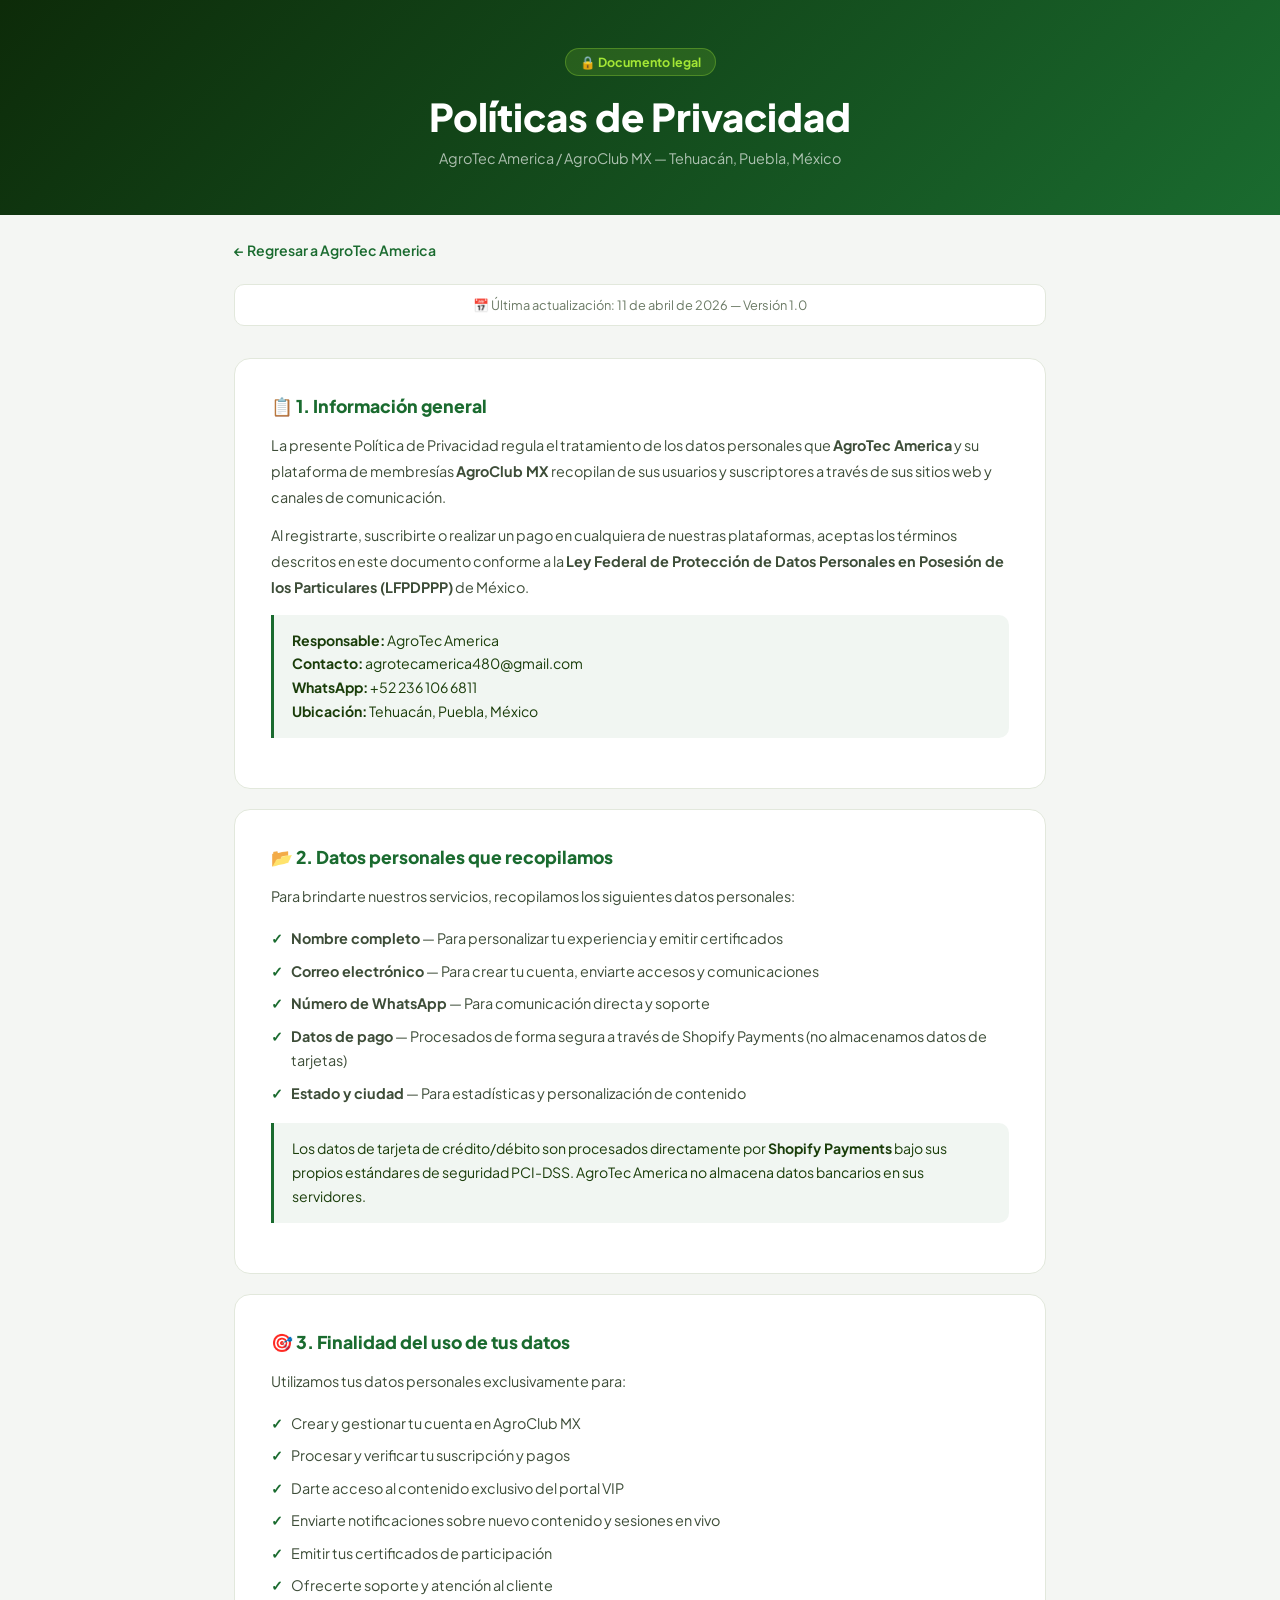
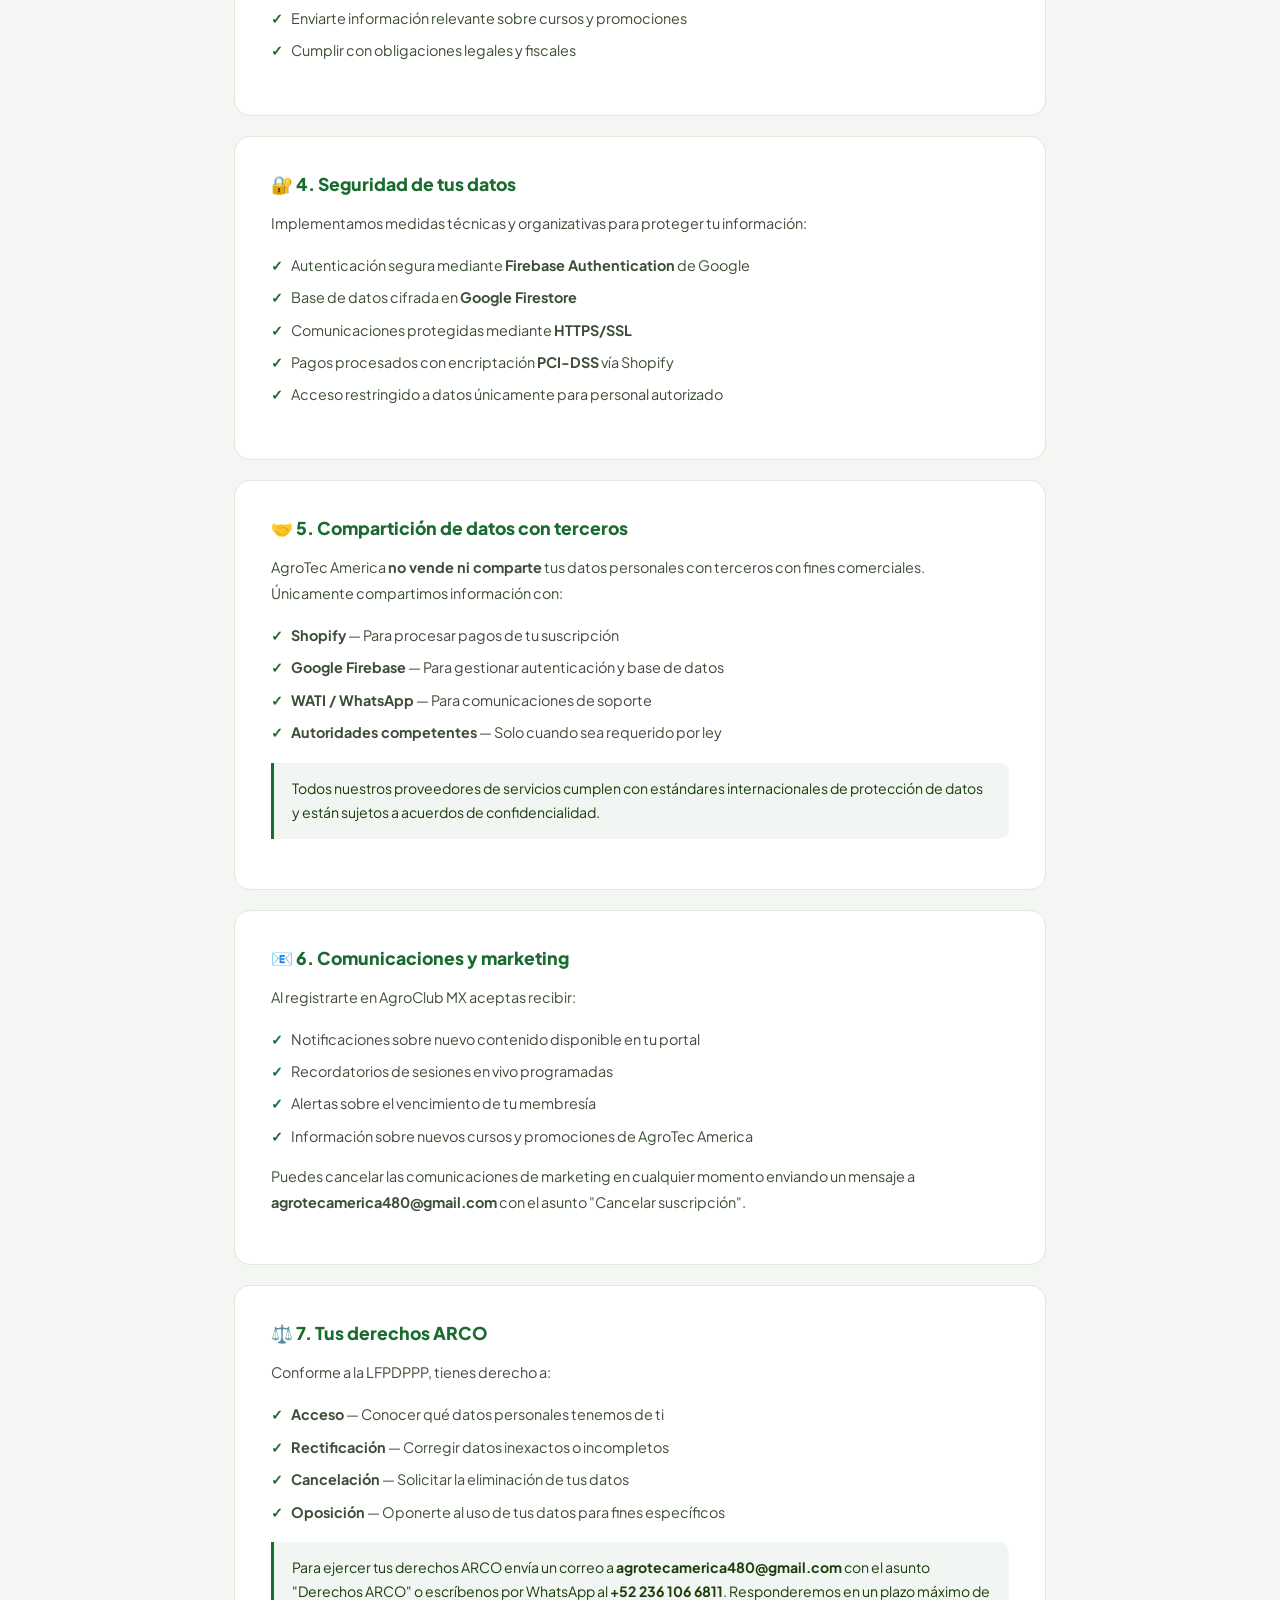
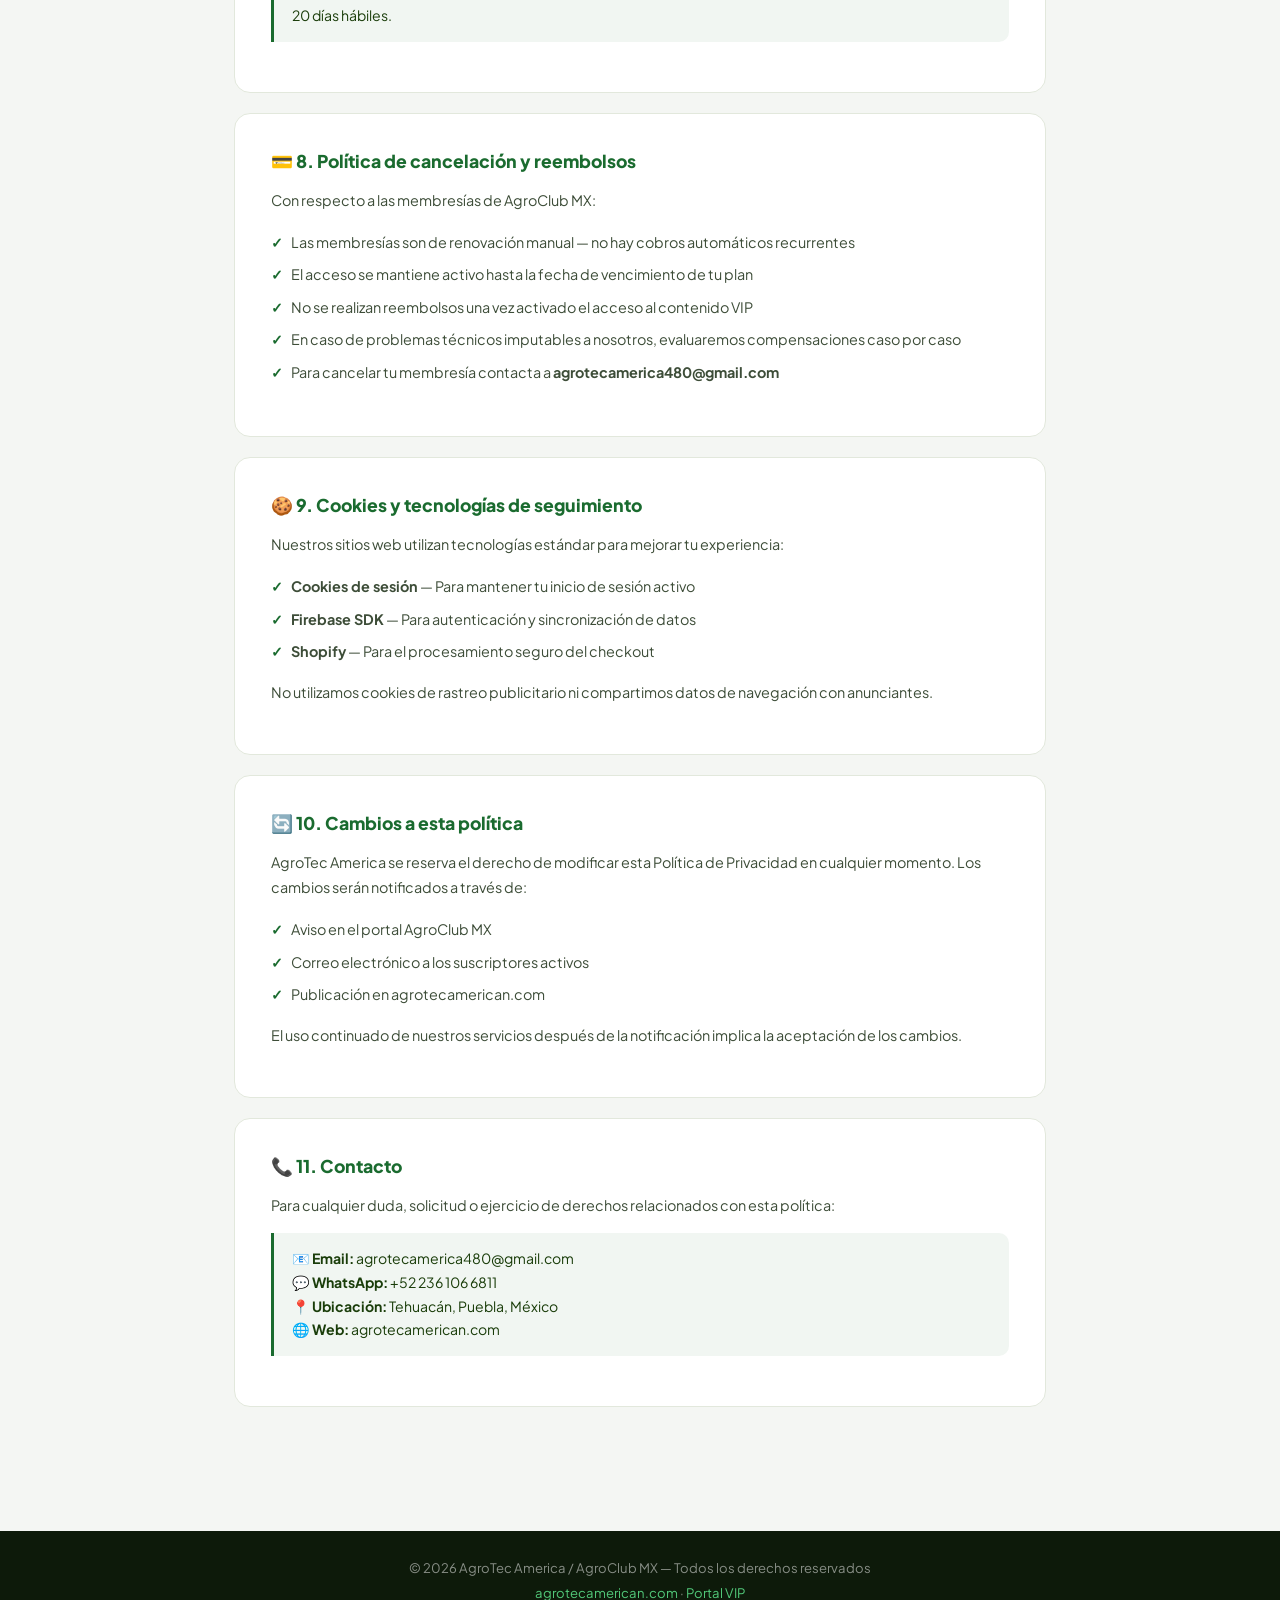
<file: privacidad.html>
<!DOCTYPE html>
<html lang="es">
<head>
  <meta charset="UTF-8">
  <meta name="viewport" content="width=device-width, initial-scale=1.0">
  <title>Políticas de Privacidad — AgroTec America / AgroClub MX</title>
  <link rel="preconnect" href="https://fonts.googleapis.com">
  <link href="https://fonts.googleapis.com/css2?family=Plus+Jakarta+Sans:wght@300;400;500;600;700;800&display=swap" rel="stylesheet">
  <style>
    * { box-sizing: border-box; margin: 0; padding: 0; }
    body { font-family: 'Plus Jakarta Sans', sans-serif; background: #f4f6f3; color: #1a1f18; }

    .header {
      background: linear-gradient(135deg, #0d2b09 0%, #1a6b2f 100%);
      padding: 48px 24px; text-align: center;
    }
    .header-badge {
      display: inline-flex; align-items: center; gap: 8px;
      background: rgba(163,230,53,.15); border: 1px solid rgba(163,230,53,.3);
      color: #a3e635; font-size: .78rem; font-weight: 700;
      padding: 5px 14px; border-radius: 100px; margin-bottom: 16px;
    }
    .header h1 { color: #fff; font-size: clamp(1.6rem, 4vw, 2.4rem); font-weight: 800; margin-bottom: 8px; }
    .header p { color: rgba(255,255,255,.65); font-size: .9rem; }

    .nav-back {
      max-width: 860px; margin: 24px auto; padding: 0 24px;
    }
    .nav-back a {
      display: inline-flex; align-items: center; gap: 6px;
      color: #1a6b2f; font-size: .88rem; font-weight: 600;
      text-decoration: none;
    }

    .content {
      max-width: 860px; margin: 0 auto; padding: 0 24px 64px;
    }

    .policy-card {
      background: #fff; border: 1px solid #e2e8dc;
      border-radius: 16px; padding: 36px; margin-bottom: 20px;
    }
    .policy-card h2 {
      font-size: 1.1rem; font-weight: 800; color: #1a6b2f;
      margin-bottom: 16px; display: flex; align-items: center; gap: 10px;
    }
    .policy-card p {
      font-size: .9rem; color: #3d4d38; line-height: 1.8; margin-bottom: 12px;
    }
    .policy-card ul {
      list-style: none; padding: 0; margin-bottom: 12px;
    }
    .policy-card ul li {
      font-size: .9rem; color: #3d4d38; line-height: 1.7;
      padding: 4px 0 4px 20px; position: relative;
    }
    .policy-card ul li::before {
      content: '✓'; position: absolute; left: 0;
      color: #1a6b2f; font-weight: 700;
    }
    .highlight {
      background: rgba(26,107,47,.06); border-left: 3px solid #1a6b2f;
      border-radius: 0 10px 10px 0; padding: 14px 18px; margin: 14px 0;
      font-size: .88rem; color: #1a3d0a; line-height: 1.7;
    }
    .footer-policy {
      background: #0d1a0a; color: rgba(255,255,255,.5);
      padding: 28px 24px; text-align: center; font-size: .82rem;
      margin-top: 40px;
    }
    .footer-policy a { color: #52c97a; text-decoration: none; }
    .update-date {
      text-align: center; font-size: .8rem; color: #6b7a65;
      margin: 20px 0 32px; padding: 12px;
      background: #fff; border-radius: 10px; border: 1px solid #e2e8dc;
    }
  </style>
</head>
<body>

<div class="header">
  <div class="header-badge">🔒 Documento legal</div>
  <h1>Políticas de Privacidad</h1>
  <p>AgroTec America / AgroClub MX — Tehuacán, Puebla, México</p>
</div>

<div class="nav-back">
  <a href="https://agrotecamerican.com">← Regresar a AgroTec America</a>
</div>

<div class="content">

  <div class="update-date">
    📅 Última actualización: 11 de abril de 2026 — Versión 1.0
  </div>

  <div class="policy-card">
    <h2>📋 1. Información general</h2>
    <p>La presente Política de Privacidad regula el tratamiento de los datos personales que <strong>AgroTec America</strong> y su plataforma de membresías <strong>AgroClub MX</strong> recopilan de sus usuarios y suscriptores a través de sus sitios web y canales de comunicación.</p>
    <p>Al registrarte, suscribirte o realizar un pago en cualquiera de nuestras plataformas, aceptas los términos descritos en este documento conforme a la <strong>Ley Federal de Protección de Datos Personales en Posesión de los Particulares (LFPDPPP)</strong> de México.</p>
    <div class="highlight">
      <strong>Responsable:</strong> AgroTec America<br>
      <strong>Contacto:</strong> agrotecamerica480@gmail.com<br>
      <strong>WhatsApp:</strong> +52 236 106 6811<br>
      <strong>Ubicación:</strong> Tehuacán, Puebla, México
    </div>
  </div>

  <div class="policy-card">
    <h2>📂 2. Datos personales que recopilamos</h2>
    <p>Para brindarte nuestros servicios, recopilamos los siguientes datos personales:</p>
    <ul>
      <li><strong>Nombre completo</strong> — Para personalizar tu experiencia y emitir certificados</li>
      <li><strong>Correo electrónico</strong> — Para crear tu cuenta, enviarte accesos y comunicaciones</li>
      <li><strong>Número de WhatsApp</strong> — Para comunicación directa y soporte</li>
      <li><strong>Datos de pago</strong> — Procesados de forma segura a través de Shopify Payments (no almacenamos datos de tarjetas)</li>
      <li><strong>Estado y ciudad</strong> — Para estadísticas y personalización de contenido</li>
    </ul>
    <div class="highlight">
      Los datos de tarjeta de crédito/débito son procesados directamente por <strong>Shopify Payments</strong> bajo sus propios estándares de seguridad PCI-DSS. AgroTec America no almacena datos bancarios en sus servidores.
    </div>
  </div>

  <div class="policy-card">
    <h2>🎯 3. Finalidad del uso de tus datos</h2>
    <p>Utilizamos tus datos personales exclusivamente para:</p>
    <ul>
      <li>Crear y gestionar tu cuenta en AgroClub MX</li>
      <li>Procesar y verificar tu suscripción y pagos</li>
      <li>Darte acceso al contenido exclusivo del portal VIP</li>
      <li>Enviarte notificaciones sobre nuevo contenido y sesiones en vivo</li>
      <li>Emitir tus certificados de participación</li>
      <li>Ofrecerte soporte y atención al cliente</li>
      <li>Enviarte información relevante sobre cursos y promociones</li>
      <li>Cumplir con obligaciones legales y fiscales</li>
    </ul>
  </div>

  <div class="policy-card">
    <h2>🔐 4. Seguridad de tus datos</h2>
    <p>Implementamos medidas técnicas y organizativas para proteger tu información:</p>
    <ul>
      <li>Autenticación segura mediante <strong>Firebase Authentication</strong> de Google</li>
      <li>Base de datos cifrada en <strong>Google Firestore</strong></li>
      <li>Comunicaciones protegidas mediante <strong>HTTPS/SSL</strong></li>
      <li>Pagos procesados con encriptación <strong>PCI-DSS</strong> vía Shopify</li>
      <li>Acceso restringido a datos únicamente para personal autorizado</li>
    </ul>
  </div>

  <div class="policy-card">
    <h2>🤝 5. Compartición de datos con terceros</h2>
    <p>AgroTec America <strong>no vende ni comparte</strong> tus datos personales con terceros con fines comerciales. Únicamente compartimos información con:</p>
    <ul>
      <li><strong>Shopify</strong> — Para procesar pagos de tu suscripción</li>
      <li><strong>Google Firebase</strong> — Para gestionar autenticación y base de datos</li>
      <li><strong>WATI / WhatsApp</strong> — Para comunicaciones de soporte</li>
      <li><strong>Autoridades competentes</strong> — Solo cuando sea requerido por ley</li>
    </ul>
    <div class="highlight">
      Todos nuestros proveedores de servicios cumplen con estándares internacionales de protección de datos y están sujetos a acuerdos de confidencialidad.
    </div>
  </div>

  <div class="policy-card">
    <h2>📧 6. Comunicaciones y marketing</h2>
    <p>Al registrarte en AgroClub MX aceptas recibir:</p>
    <ul>
      <li>Notificaciones sobre nuevo contenido disponible en tu portal</li>
      <li>Recordatorios de sesiones en vivo programadas</li>
      <li>Alertas sobre el vencimiento de tu membresía</li>
      <li>Información sobre nuevos cursos y promociones de AgroTec America</li>
    </ul>
    <p>Puedes cancelar las comunicaciones de marketing en cualquier momento enviando un mensaje a <strong>agrotecamerica480@gmail.com</strong> con el asunto "Cancelar suscripción".</p>
  </div>

  <div class="policy-card">
    <h2>⚖️ 7. Tus derechos ARCO</h2>
    <p>Conforme a la LFPDPPP, tienes derecho a:</p>
    <ul>
      <li><strong>Acceso</strong> — Conocer qué datos personales tenemos de ti</li>
      <li><strong>Rectificación</strong> — Corregir datos inexactos o incompletos</li>
      <li><strong>Cancelación</strong> — Solicitar la eliminación de tus datos</li>
      <li><strong>Oposición</strong> — Oponerte al uso de tus datos para fines específicos</li>
    </ul>
    <div class="highlight">
      Para ejercer tus derechos ARCO envía un correo a <strong>agrotecamerica480@gmail.com</strong> con el asunto "Derechos ARCO" o escríbenos por WhatsApp al <strong>+52 236 106 6811</strong>. Responderemos en un plazo máximo de 20 días hábiles.
    </div>
  </div>

  <div class="policy-card">
    <h2>💳 8. Política de cancelación y reembolsos</h2>
    <p>Con respecto a las membresías de AgroClub MX:</p>
    <ul>
      <li>Las membresías son de renovación manual — no hay cobros automáticos recurrentes</li>
      <li>El acceso se mantiene activo hasta la fecha de vencimiento de tu plan</li>
      <li>No se realizan reembolsos una vez activado el acceso al contenido VIP</li>
      <li>En caso de problemas técnicos imputables a nosotros, evaluaremos compensaciones caso por caso</li>
      <li>Para cancelar tu membresía contacta a <strong>agrotecamerica480@gmail.com</strong></li>
    </ul>
  </div>

  <div class="policy-card">
    <h2>🍪 9. Cookies y tecnologías de seguimiento</h2>
    <p>Nuestros sitios web utilizan tecnologías estándar para mejorar tu experiencia:</p>
    <ul>
      <li><strong>Cookies de sesión</strong> — Para mantener tu inicio de sesión activo</li>
      <li><strong>Firebase SDK</strong> — Para autenticación y sincronización de datos</li>
      <li><strong>Shopify</strong> — Para el procesamiento seguro del checkout</li>
    </ul>
    <p>No utilizamos cookies de rastreo publicitario ni compartimos datos de navegación con anunciantes.</p>
  </div>

  <div class="policy-card">
    <h2>🔄 10. Cambios a esta política</h2>
    <p>AgroTec America se reserva el derecho de modificar esta Política de Privacidad en cualquier momento. Los cambios serán notificados a través de:</p>
    <ul>
      <li>Aviso en el portal AgroClub MX</li>
      <li>Correo electrónico a los suscriptores activos</li>
      <li>Publicación en agrotecamerican.com</li>
    </ul>
    <p>El uso continuado de nuestros servicios después de la notificación implica la aceptación de los cambios.</p>
  </div>

  <div class="policy-card">
    <h2>📞 11. Contacto</h2>
    <p>Para cualquier duda, solicitud o ejercicio de derechos relacionados con esta política:</p>
    <div class="highlight">
      📧 <strong>Email:</strong> agrotecamerica480@gmail.com<br>
      💬 <strong>WhatsApp:</strong> +52 236 106 6811<br>
      📍 <strong>Ubicación:</strong> Tehuacán, Puebla, México<br>
      🌐 <strong>Web:</strong> agrotecamerican.com
    </div>
  </div>

</div>

<div class="footer-policy">
  <p>© 2026 AgroTec America / AgroClub MX — Todos los derechos reservados</p>
  <p style="margin-top:8px"><a href="https://agrotecamerican.com">agrotecamerican.com</a> · <a href="https://club.agrotecamerican.com/#/login">Portal VIP</a></p>
</div>

</body>
</html>
</file>
<file: assistant/agrotec-assistant.css>
[data-agx-root] {
  --agx-primary: #285345;
  --agx-primary-dark: #17382f;
  --agx-accent: #dda72b;
  --agx-accent-warm: #c86e45;
  --agx-mint: #c9dcc6;
  --agx-surface: #fffdf7;
  --agx-ink: #24372f;
  --agx-muted: #758078;
  --agx-line: #dfe5d8;
  position: fixed;
  inset: auto 0 0 auto;
  z-index: 1500;
  color: var(--agx-ink);
  font-family: "Hanken Grotesk", "Inter Variable", system-ui, sans-serif;
}

[data-agx-root] *, [data-agx-root] *::before, [data-agx-root] *::after { box-sizing: border-box; }
[data-agx-root] button, [data-agx-root] input { font: inherit; }
[data-agx-root] button, [data-agx-root] a { -webkit-tap-highlight-color: transparent; }

.agx-launcher {
  position: fixed;
  right: 18px;
  bottom: 88px;
  width: 390px;
  height: 262px;
  display: block;
  padding: 0;
  overflow: visible;
  border: 0;
  outline: 0;
  color: var(--agx-ink);
  background: transparent;
  cursor: grab;
  touch-action: none;
  user-select: none;
  translate: var(--agx-drag-x, 0) var(--agx-drag-y, 0);
}
.agx-launcher[hidden] { display: none; }
.agx-launcher.is-mobile-hero-hidden { visibility: hidden; opacity: 0; pointer-events: none; }
.agx-launcher.is-dragging { cursor: grabbing; }
.agx-launcher.is-dragging .agx-avatar__art, .agx-launcher.is-dragging .agx-prompt, .agx-launcher.is-dragging .agx-launcher__hint { animation-play-state: paused !important; }
.agx-launcher:focus-visible::after {
  content: '';
  position: absolute;
  left: 2px;
  bottom: 4px;
  width: 174px;
  height: 230px;
  border: 3px solid #fff;
  border-radius: 44%;
  box-shadow: 0 0 0 2px var(--agx-primary);
}

.agx-avatar { position: relative; display: block; flex: 0 0 auto; }
.agx-avatar__art { position: absolute; inset: 0; display: grid; place-items: center; transform-origin: 50% 88%; will-change: transform; }
.agx-avatar__art img { position: absolute; left: -30%; bottom: -1%; width: 160%; max-width: none; height: 160%; object-fit: contain; object-position: center bottom; clip-path: none; filter: drop-shadow(0 9px 8px rgba(15,47,30,.22)); pointer-events: none; user-select: none; -webkit-user-drag: none; }
.agx-avatar__blink { opacity: 0; }
.agx-avatar__fallback { display: grid; place-items: center; width: 52px; height: 52px; border-radius: 50%; color: #fff; background: var(--agx-primary); font-size: 1.25rem; font-weight: 900; }
.agx-avatar--launcher { position: absolute; left: 0; bottom: 1px; z-index: 2; width: 178px; height: 258px; }
.agx-avatar--launcher::after { content: ''; position: absolute; right: 20px; bottom: 4px; left: 28px; z-index: -1; height: 18px; border-radius: 50%; background: rgba(18,46,36,.2); filter: blur(9px); }

.agx-prompts { position: absolute; top: 31px; right: 0; z-index: 1; width: 236px; display: grid; gap: 11px; justify-items: end; pointer-events: none; }
.agx-prompt {
  position: relative;
  display: flex;
  align-items: center;
  min-height: 51px;
  padding: 12px 17px;
  border: 1px solid rgba(40,83,69,.16);
  border-radius: 12px 26px 26px 12px;
  color: #29352f;
  background: rgba(255,253,248,.97);
  box-shadow: 0 12px 30px rgba(24,53,43,.15), inset 0 1px rgba(255,255,255,.9);
  text-align: left;
  font-size: .94rem;
  font-weight: 750;
  line-height: 1.18;
  backdrop-filter: blur(11px);
}
.agx-prompt::before { content: ''; position: absolute; left: -7px; top: 50%; width: 14px; height: 14px; border: solid rgba(40,83,69,.13); border-width: 0 0 1px 1px; background: #fffdf8; transform: translateY(-50%) rotate(45deg); }
.agx-prompt--one { width: 182px; justify-self: start; }
.agx-prompt--one b { margin-left: 7px; font-size: 1.25rem; }
.agx-prompt--two { width: 214px; }
.agx-prompt--three { width: 232px; border-color: rgba(255,255,255,.62); color: var(--agx-primary-dark); background: #f1c75b; box-shadow: 0 13px 30px rgba(24,53,43,.2), inset 5px 0 #fff4c4; }
.agx-prompt--three b { margin-left: auto; font-size: 1.15rem; }
.agx-launcher__hint { position: absolute; right: 3px; bottom: 1px; padding: 4px 8px; border-radius: 99px; color: rgba(255,255,255,.96); background: rgba(23,56,47,.82); box-shadow: 0 5px 16px rgba(0,0,0,.16); text-shadow: 0 1px 4px rgba(0,0,0,.35); font-size: .66rem; font-weight: 750; letter-spacing: .02em; }
.agx-launcher__drag-surface { position: absolute; inset: 0; z-index: 10; cursor: grab; touch-action: none; }
.agx-launcher.is-dragging .agx-launcher__drag-surface { cursor: grabbing; }

.agx-backdrop { display: none; }

.agx-panel {
  position: fixed;
  right: 22px;
  bottom: 18px;
  width: min(400px, calc(100vw - 28px));
  height: min(620px, calc(100vh - 140px));
  display: flex;
  flex-direction: column;
  overflow: visible;
  border: 1px solid rgba(40,83,69,.17);
  border-radius: 20px;
  background: var(--agx-surface);
  box-shadow: 0 20px 80px rgba(23,46,41,.22);
  opacity: 0;
  pointer-events: none;
  transform: translateY(16px) scale(.985);
  translate: var(--agx-panel-drag-x, 0) var(--agx-panel-drag-y, 0);
  transform-origin: bottom right;
  transition: opacity .2s ease, transform .22s ease;
}
.agx-panel.is-open { opacity: 1; pointer-events: auto; transform: none; }
.agx-panel.is-dragging { transition: none; }

.agx-header {
  position: relative;
  min-height: 92px;
  padding: 12px 12px 10px 148px;
  display: flex;
  align-items: center;
  gap: 10px;
  color: var(--agx-ink);
  background: #f1f5e9;
  border-bottom: 1px solid var(--agx-line);
  border-radius: 20px 20px 0 0;
}
.agx-header .agx-avatar { position: absolute; z-index: 4; left: 12px; top: -105px; width: 150px; height: 190px; cursor: grab; pointer-events: auto; touch-action: none; user-select: none; }
.agx-header .agx-avatar:active { cursor: grabbing; }
.agx-header .agx-avatar:focus-visible { outline: 2px dashed var(--agx-accent); outline-offset: -11px; border-radius: 42%; }
.agx-header .agx-avatar__art img { left: -12.5%; width: 125%; height: 125%; clip-path: none; }
.agx-header__title { min-width: 0; flex: 1; }
.agx-header__title strong, .agx-header__title small { display: block; }
.agx-header__title strong { color: var(--agx-primary-dark); font-size: 1rem; }
.agx-header__title small { margin-top: 4px; color: #6d796f; font-size: .68rem; }
.agx-header__actions { display: flex; gap: 4px; }
.agx-icon-btn { display: grid; place-items: center; width: 34px; height: 34px; border: 1px solid rgba(40,83,69,.08); border-radius: 50%; color: var(--agx-primary); background: rgba(255,255,255,.72); cursor: pointer; }
.agx-icon-btn:hover { border-color: rgba(40,83,69,.22); background: #fff; }
.agx-icon-btn:focus-visible { outline: 2px solid var(--agx-accent); outline-offset: 2px; }
.agx-icon-btn svg { width: 17px; height: 17px; fill: none; stroke: currentColor; stroke-width: 1.8; stroke-linecap: round; stroke-linejoin: round; }

.agx-disclosure { padding: 10px 14px; color: #68736b; background: #f8f3e8; border-bottom: 1px solid #e9e3d5; font-size: .65rem; line-height: 1.4; }
.agx-messages { flex: 1; overflow: auto; padding: 17px 14px 10px; overscroll-behavior: contain; scrollbar-width: thin; scrollbar-color: #c3ccc0 transparent; }
.agx-message-row { display: flex; flex-direction: column; align-items: flex-start; margin-bottom: 13px; animation: agx-message-in .2s ease-out both; }
.agx-message-row.is-user { align-items: flex-end; }
.agx-message-name { margin: 0 0 6px 2px; color: #738078; font-size: .58rem; font-weight: 750; letter-spacing: .09em; }
.agx-message { max-width: 91%; padding: 11px 13px; border-radius: 8px 14px 14px 14px; color: #33433c; background: #edf3e7; font-size: .8rem; line-height: 1.47; white-space: pre-line; }
.is-user .agx-message { border-radius: 14px 8px 14px 14px; color: #fff; background: var(--agx-primary); }
.agx-message a { display: inline-flex; margin-top: 9px; padding: 8px 11px; border-radius: 7px; color: #fff; background: var(--agx-primary-dark); text-decoration: none; font-size: .72rem; font-weight: 800; }
.agx-time { display: block; margin-top: 5px; color: #88928c; font-size: .56rem; text-align: right; }
.is-user .agx-time { color: rgba(255,255,255,.7); }

.agx-course-list { display: grid; gap: 8px; margin-top: 10px; }
.agx-course { display: grid; gap: 4px; padding: 10px; border: 1px solid #dbe3d6; border-radius: 10px; background: #fff; }
.agx-course strong { color: var(--agx-primary-dark); font-size: .76rem; }
.agx-course span { color: var(--agx-muted); font-size: .66rem; }
.agx-course .agx-course__access { justify-self: start; padding: 4px 8px; border-radius: 999px; color: #285345; background: #edf5e9; font-size: .62rem; font-weight: 800; }
.agx-course a { justify-self: start; margin-top: 3px; padding: 7px 9px; }

.agx-survey {
  display: grid !important;
  gap: 5px;
  margin-top: 11px !important;
  padding: 13px 14px !important;
  border: 1px solid rgba(221,167,43,.4);
  border-radius: 14px !important;
  color: #213b31 !important;
  background: linear-gradient(135deg, #fffdf7 0%, #f1f7e9 63%, #f7e5ad 100%) !important;
  box-shadow: 0 12px 28px rgba(28,64,51,.12);
}
.agx-survey__eyebrow { color: #8b6815; font-size: .57rem; font-weight: 850; letter-spacing: .1em; text-transform: uppercase; }
.agx-survey strong { font-size: .82rem; line-height: 1.25; }
.agx-survey > span:not(.agx-survey__eyebrow) { color: #607067; font-size: .67rem; line-height: 1.42; }
.agx-survey b { display: inline-flex; align-items: center; gap: 6px; margin-top: 3px; color: var(--agx-primary); font-size: .7rem; }
.agx-survey b i { font-style: normal; transition: transform .18s ease; }
.agx-survey:hover b i { transform: translateX(3px); }

.agx-typing { width: fit-content; margin: 0 14px 8px; padding: 10px 13px; border-radius: 8px 14px 14px 14px; background: #edf3e7; }
.agx-typing[hidden] { display: none; }
.agx-typing i { display: inline-block; width: 6px; height: 6px; margin: 0 1px; border-radius: 50%; background: var(--agx-primary); animation: agx-dot 1s infinite; }
.agx-typing i:nth-child(2) { animation-delay: .12s; }
.agx-typing i:nth-child(3) { animation-delay: .24s; }

.agx-quick { display: flex; flex-wrap: wrap; gap: 7px; padding: 3px 14px 12px; }
.agx-quick:empty { display: none; }
.agx-chip { padding: 8px 10px; border: 1px solid #d4ddd0; border-radius: 9px; color: #3a4a42; background: #fff; cursor: pointer; font-size: .68rem; font-weight: 700; }
.agx-chip:first-child { border-color: rgba(221,167,43,.6); color: #29463b; background: #fff7d9; box-shadow: 0 5px 16px rgba(143,105,20,.08); }
.agx-chip:hover { border-color: var(--agx-primary); background: #f5f8f1; }

.agx-composer { display: flex; gap: 8px; padding: 12px 13px; border-top: 1px solid var(--agx-line); background: #fff; }
.agx-composer input { min-width: 0; flex: 1; border: 1px solid #dce2da; outline: none; padding: 11px 13px; border-radius: 9px; color: var(--agx-ink); background: #fff; font-size: .78rem; }
.agx-composer input:focus { border-color: var(--agx-primary); box-shadow: 0 0 0 3px rgba(40,83,69,.1); }
.agx-send { display: grid; place-items: center; width: 43px; height: 43px; flex: 0 0 43px; border: 0; border-radius: 10px; color: #fff; background: var(--agx-primary-dark); cursor: pointer; }
.agx-send:hover { background: var(--agx-primary); }
.agx-send svg { width: 19px; height: 19px; fill: none; stroke: currentColor; stroke-width: 1.8; stroke-linecap: round; stroke-linejoin: round; }
.agx-footer { display: flex; justify-content: space-between; gap: 12px; padding: 0 14px 11px; border-radius: 0 0 20px 20px; background: #fff; }
.agx-footer button { padding: 2px 0; border: 0; color: #7a837d; background: transparent; cursor: pointer; font-size: .61rem; }
.agx-footer button:hover { color: var(--agx-primary-dark); text-decoration: underline; }
.agx-sr { position: absolute; width: 1px; height: 1px; padding: 0; margin: -1px; overflow: hidden; clip: rect(0,0,0,0); white-space: nowrap; border: 0; }

[data-agx-motion="running"] .agx-avatar__art { animation: agx-robot-idle 4.8s ease-in-out infinite; }
[data-agx-motion="running"] .agx-prompt--one { animation: agx-prompt-in .42s .15s ease-out both; }
[data-agx-motion="running"] .agx-prompt--two { animation: agx-prompt-in .42s .5s ease-out both; }
[data-agx-motion="running"] .agx-prompt--three { animation: agx-prompt-in .42s .85s ease-out both; }
[data-agx-motion="running"] .agx-launcher__hint { animation: agx-hint-in .35s 1.25s ease-out both; }
[data-agx-state="wave"][data-agx-motion="running"] .agx-avatar__art { animation: agx-robot-wave .72s cubic-bezier(.3,.8,.35,1.2) 3; }
[data-agx-state="listening"][data-agx-motion="running"] .agx-avatar__art { animation: agx-robot-listen 1.65s ease-in-out infinite; }
[data-agx-state="waiting"][data-agx-motion="running"] .agx-avatar__art { animation: agx-robot-thinking 1.25s ease-in-out infinite; }
[data-agx-state="response"][data-agx-motion="running"] .agx-avatar__art { animation: agx-robot-celebrate .9s cubic-bezier(.2,.75,.3,1.25) 1; }
.agx-launcher:hover .agx-avatar__art, .agx-header .agx-avatar:hover .agx-avatar__art { animation: agx-robot-hover .78s cubic-bezier(.3,.75,.35,1.15) infinite alternate; }
.agx-launcher.is-dragging .agx-avatar__art, .agx-panel.is-dragging .agx-avatar__art { transform: rotate(4deg) translateX(3px) scale(.98,1.02); }
[data-agx-motion="paused"] .agx-avatar__art, [data-agx-motion="paused"] .agx-avatar__open, [data-agx-motion="paused"] .agx-avatar__blink, [data-agx-motion="paused"] .agx-prompt, [data-agx-motion="paused"] .agx-launcher__hint { animation: none !important; }
.agx-launcher:hover .agx-prompt--three { transform: translateX(3px); box-shadow: 0 16px 36px rgba(24,53,43,.26), inset 5px 0 #fff4c4; }

@keyframes agx-prompt-in { from { opacity: 0; transform: translateX(-13px) scale(.97); } }
@keyframes agx-hint-in { from { opacity: 0; transform: translateY(5px); } }
@keyframes agx-message-in { from { opacity: 0; transform: translateY(4px); } }
@keyframes agx-dot { 0%,60%,100% { transform: translateY(0); } 30% { transform: translateY(-4px); } }
@keyframes agx-robot-idle {
  0%,100% { transform: rotate(0) translateX(0) scale(1); }
  20% { transform: rotate(-1.7deg) translateX(-2px) scale(1.012,.992); }
  45% { transform: rotate(.8deg) translateX(1px) scale(.996,1.008); }
  70% { transform: rotate(1.5deg) translateX(2px) scale(1.008,.995); }
  86% { transform: rotate(-.5deg) translateX(-1px) scale(.998,1.004); }
}
@keyframes agx-robot-hover {
  0% { transform: rotate(-3.2deg) translateX(-4px) scale(1.035,.98); }
  48% { transform: rotate(2.8deg) translateX(3px) scale(.99,1.025); }
  100% { transform: rotate(-1deg) translateX(-1px) scale(1.025,.99); }
}
@keyframes agx-robot-wave {
  0%,100% { transform: rotate(0) translateX(0) scale(1); }
  24% { transform: rotate(-5deg) translateX(-5px) scale(1.04,.96); }
  52% { transform: rotate(4deg) translateX(4px) scale(.985,1.03); }
  76% { transform: rotate(-2deg) translateX(-2px) scale(1.02,.99); }
}
@keyframes agx-robot-listen {
  0%,100% { transform: rotate(-2.2deg) translateX(-3px) scale(1.02,.99); }
  42% { transform: rotate(-3.8deg) translateX(-5px) scale(1.035,.975); }
  68% { transform: rotate(-.8deg) translateX(-1px) scale(.995,1.015); }
}
@keyframes agx-robot-thinking {
  0%,100% { transform: rotate(-2.5deg) translateX(-4px) scale(1.01,.99); }
  25% { transform: rotate(2.8deg) translateX(4px) scale(.985,1.018); }
  50% { transform: rotate(1deg) translateX(1px) scale(1.025,.98); }
  75% { transform: rotate(-3.5deg) translateX(-3px) scale(.99,1.015); }
}
@keyframes agx-robot-celebrate {
  0% { transform: rotate(0) scale(.94,1.05); }
  28% { transform: rotate(-6deg) translateX(-6px) scale(1.07,.93); }
  52% { transform: rotate(5deg) translateX(5px) scale(.98,1.045); }
  75% { transform: rotate(-2deg) translateX(-2px) scale(1.025,.985); }
  100% { transform: rotate(0) translateX(0) scale(1); }
}

@media (max-width: 1080px) {
  .agx-launcher {
    right: 12px;
    bottom: max(82px, calc(70px + env(safe-area-inset-bottom)));
    width: 72px;
    height: 72px;
  }
  .agx-launcher::before {
    content: '';
    position: absolute;
    right: 1px;
    bottom: 1px;
    width: 68px;
    height: 68px;
    border: 1px solid rgba(40,83,69,.12);
    border-radius: 50%;
    background: rgba(255,253,247,.94);
    box-shadow: 0 13px 32px rgba(23,56,47,.2);
  }
  .agx-launcher:focus-visible::after {
    left: 2px;
    bottom: 2px;
    width: 68px;
    height: 68px;
  }
  .agx-avatar--launcher { width: 72px; height: 72px; }
  .agx-avatar--launcher .agx-avatar__art img {
    object-fit: cover;
    object-position: center 17%;
    clip-path: circle(46% at 50% 50%);
  }
  [data-agx-character="robot"] .agx-avatar--launcher .agx-avatar__art img {
    left: -13%;
    bottom: -7%;
    width: 126%;
    height: 126%;
    object-fit: contain;
    object-position: center bottom;
    clip-path: none;
  }
  [data-agx-character="robot"] .agx-avatar--launcher::after {
    right: 12px;
    bottom: 3px;
    left: 12px;
    height: 7px;
  }
  .agx-prompts, .agx-launcher__hint { display: none; }
}

@media (max-width: 680px) {
  .agx-launcher {
    right: 8px;
    bottom: max(78px, calc(66px + env(safe-area-inset-bottom)));
    width: 58px;
    height: 58px;
  }
  .agx-launcher::before { width: 54px; height: 54px; }
  .agx-launcher:focus-visible::after { left: 1px; bottom: 1px; width: 54px; height: 54px; }
  .agx-avatar--launcher { width: 58px; height: 58px; }
  .agx-backdrop { position: fixed; inset: 0; z-index: 1490; display: block; pointer-events: none; opacity: 0; background: rgba(22,59,48,.2); transition: opacity .2s ease; }
  .agx-backdrop.is-open { pointer-events: auto; opacity: 1; }
  .agx-panel { z-index: 1500; right: 8px; bottom: max(8px, env(safe-area-inset-bottom)); width: calc(100vw - 16px); height: min(650px, calc(100dvh - 136px - env(safe-area-inset-bottom))); border-radius: 26px; border-color: rgba(40,83,69,.15); background: linear-gradient(180deg, #edf4ea 0%, #edf4ec 58%, #f7faf4 100%); box-shadow: 0 22px 70px rgba(17,45,36,.3); }
  .agx-header { min-height: 86px; padding: 14px; border-radius: 26px 26px 0 0; background: rgba(239,246,236,.98); }
  .agx-header .agx-avatar { left: 50%; top: -150px; width: 126px; height: 154px; transform: translateX(-50%); }
  .agx-header__title::before { content: 'AGROTEC AMÉRICA'; display: block; margin-bottom: 3px; color: var(--agx-primary); font-size: .51rem; font-weight: 850; letter-spacing: .11em; }
  .agx-header__title strong { font-size: .9rem; }
  .agx-header__title small { font-size: .62rem; }
  .agx-icon-btn { width: 31px; height: 31px; }
  .agx-disclosure { background: rgba(247,249,239,.92); }
  .agx-message { background: rgba(255,255,255,.92); }
  .agx-quick { gap: 8px; }
  .agx-chip { border-color: rgba(40,83,69,.13); border-radius: 10px; box-shadow: 0 5px 16px rgba(31,64,53,.05); }
  .agx-composer { padding-bottom: max(12px, env(safe-area-inset-bottom)); background: rgba(255,255,255,.68); }
  .agx-composer input { border-radius: 999px; }
  .agx-send { border-radius: 50%; }
  .agx-footer { border-radius: 0 0 26px 26px; background: rgba(255,255,255,.68); }
}

@media (max-width: 370px) {
  .agx-launcher { width: 54px; height: 54px; }
  .agx-launcher::before { width: 50px; height: 50px; }
  .agx-launcher:focus-visible::after { width: 50px; height: 50px; }
  .agx-avatar--launcher { width: 54px; height: 54px; }
  .agx-header .agx-avatar { top: -120px; width: 102px; height: 128px; }
  .agx-header__title strong { max-width: 105px; }
  .agx-header__actions { gap: 1px; }
  .agx-icon-btn { width: 29px; height: 29px; }
}

@media (prefers-reduced-motion: reduce) {
  [data-agx-root] *, [data-agx-root] *::before, [data-agx-root] *::after { scroll-behavior: auto !important; animation: none !important; transition-duration: .01ms !important; }
}
</file>
<file: assistant/welcome-experience.css>
.agx-welcome-open { overflow: hidden; }
.agx-welcome-layer { position:fixed;z-index:3200;inset:0;display:grid;place-items:start center;box-sizing:border-box;overflow-y:auto;padding:106px 18px 145px;font-family:"Hanken Grotesk","Inter Variable",system-ui,sans-serif;opacity:0;visibility:hidden;transition:opacity .26s ease,visibility .26s ease; }
.agx-welcome-layer[hidden] { display:none; }
.agx-welcome-layer.is-open { opacity:1;visibility:visible; }
.agx-welcome__backdrop { position:absolute;inset:0;background:rgba(16,43,34,.54);-webkit-backdrop-filter:blur(7px);backdrop-filter:blur(7px); }
.agx-welcome__card { position:relative;box-sizing:border-box;width:min(790px,100%);overflow:visible;padding:96px clamp(28px,6vw,58px) 38px;border:1px solid rgba(40,83,69,.16);border-radius:34px;color:#203b32;background:radial-gradient(circle at 92% 8%,rgba(221,167,43,.18),transparent 28%),linear-gradient(145deg,#fffdf7 0%,#f5f5e9 100%);box-shadow:0 30px 90px rgba(9,34,25,.3);transform:translateY(22px) scale(.98);transition:transform .38s cubic-bezier(.2,.85,.25,1),width .25s ease; }
.agx-welcome-layer.is-open .agx-welcome__card { transform:none; }
.agx-welcome__view { min-height:250px; }
.agx-welcome__pane { animation:agxPaneIn .3s ease both; }
.agx-welcome__mascot { position:absolute;z-index:2;top:-94px;left:50%;width:154px;height:196px;object-fit:contain;object-position:center bottom;filter:drop-shadow(0 16px 15px rgba(23,56,47,.2));transform:translateX(-50%);transform-origin:50% 85%;animation:agxWelcomeHello 3.8s ease-in-out infinite;pointer-events:none;user-select:none; }
.agx-welcome__card[data-screen="question"] .agx-welcome__mascot { animation:agxMascotThink 4.5s ease-in-out infinite; }
.agx-welcome__card[data-screen="result"] .agx-welcome__mascot { animation:agxMascotCelebrate 1.15s ease-in-out infinite alternate; }
.agx-welcome__close { position:absolute;z-index:3;top:17px;right:17px;display:grid;place-items:center;width:40px;height:40px;padding:0;border:1px solid rgba(40,83,69,.18);border-radius:50%;color:#285345;background:rgba(255,255,255,.72);font:500 1.5rem/1 system-ui,sans-serif;cursor:pointer;transition:transform .18s ease,background-color .18s ease; }
.agx-welcome__close:hover { transform:rotate(7deg) scale(1.05);background:#fff; }
.agx-welcome__eyebrow { display:inline-flex;align-items:center;gap:8px;margin:0 0 12px;color:#b7771e;font-size:.74rem;font-weight:850;letter-spacing:.12em;text-transform:uppercase; }
.agx-welcome__eyebrow::before { content:'';width:24px;height:2px;border-radius:999px;background:#dda72b; }
.agx-welcome__title,.agx-welcome__question { margin:0;color:#17382f;font-family:"Bricolage Grotesque","Hanken Grotesk",system-ui,sans-serif;font-weight:800;line-height:1.04;letter-spacing:-.04em; }
.agx-welcome__title:focus,.agx-welcome__question:focus { outline:none; }
.agx-welcome__title { max-width:650px;font-size:clamp(1.75rem,4vw,2.55rem); }
.agx-welcome__title span { color:#5d8d43; }
.agx-welcome__question { max-width:680px;font-size:clamp(1.48rem,3.5vw,2.18rem); }
.agx-welcome__note { margin:17px 0 25px;color:#657269;font-size:1rem;line-height:1.55; }
.agx-welcome__hint { margin:10px 0 20px;color:#6a756e;font-size:.88rem;line-height:1.45; }
.agx-welcome__hint b { color:#b7771e; }
.agx-welcome__features { display:flex;flex-wrap:wrap;gap:8px;margin:0 0 26px;padding:0;list-style:none; }
.agx-welcome__features li { padding:7px 11px;border:1px solid rgba(40,83,69,.12);border-radius:999px;color:#456057;background:rgba(201,220,198,.28);font-size:.78rem;font-weight:700; }
.agx-welcome__actions { display:flex;flex-wrap:wrap;gap:11px; }
.agx-welcome__actions--steps { justify-content:space-between;margin-top:24px; }
.agx-welcome__autonext { align-self:center;max-width:250px;color:#728078;font-size:.76rem;font-weight:750;line-height:1.3;text-align:right; }
.agx-welcome__card.is-advancing .agx-option.is-selected { transform:scale(.985);box-shadow:0 0 0 4px rgba(108,157,82,.15),0 12px 26px rgba(54,96,65,.14); }
.agx-welcome__actions--result { margin-top:18px; }
.agx-welcome__button { min-height:48px;padding:0 24px;border:1px solid #285345;border-radius:999px;font:800 .9rem/1 "Hanken Grotesk",system-ui,sans-serif;cursor:pointer;transition:transform .18s ease,box-shadow .18s ease,background-color .18s ease,opacity .18s ease; }
.agx-welcome__button:hover:not(:disabled) { transform:translateY(-2px); }
.agx-welcome__button:disabled { opacity:.38;cursor:not-allowed; }
.agx-welcome__button--primary { color:#17382f;border-color:#dda72b;background:#efbd46;box-shadow:0 10px 24px rgba(196,135,24,.22); }
.agx-welcome__button--secondary { color:#285345;background:transparent; }
.agx-progress { display:grid;grid-template-columns:1fr auto;gap:7px 12px;margin:-12px 0 25px;color:#6d7a72;font-size:.72rem;font-weight:750; }
.agx-progress b { color:#5d8d43; }
.agx-progress i { grid-column:1/-1;height:6px;overflow:hidden;border-radius:999px;background:#e1e8d9; }
.agx-progress em { display:block;height:100%;border-radius:inherit;background:linear-gradient(90deg,#dda72b,#72a755);transition:width .35s ease; }
.agx-options { display:grid;grid-template-columns:repeat(2,minmax(0,1fr));gap:10px;max-height:330px;overflow:auto;padding:2px 5px 6px 2px;scrollbar-width:thin;scrollbar-color:#b9c9ae transparent; }
.agx-option { position:relative;display:flex;align-items:center;gap:11px;min-height:66px;padding:10px 40px 10px 12px;border:1px solid rgba(40,83,69,.14);border-radius:17px;outline:none;color:#29483e;background:rgba(255,255,255,.74);text-align:left;cursor:pointer;transition:border-color .18s ease,background-color .18s ease,transform .18s ease,box-shadow .18s ease; }
.agx-option:hover { transform:translateY(-2px);border-color:rgba(93,141,67,.5);box-shadow:0 9px 22px rgba(32,68,55,.08); }
.agx-option:focus-visible { outline:none;border-color:#6c9d52;box-shadow:0 0 0 3px rgba(108,157,82,.18),0 9px 22px rgba(32,68,55,.08); }
.agx-option.is-selected { border-color:#6c9d52;background:linear-gradient(135deg,#f3f8ed 0%,#e8f3df 100%);box-shadow:0 9px 22px rgba(54,96,65,.1); }
.agx-option.is-selected:focus-visible { box-shadow:0 0 0 3px rgba(108,157,82,.18),0 9px 22px rgba(54,96,65,.1); }
.agx-option__icon { display:grid;place-items:center;flex:0 0 39px;width:39px;height:39px;border-radius:12px;background:#f2ead1;font-size:1.12rem; }
.agx-option__copy { min-width:0; }
.agx-option__copy strong { display:block;font-size:.86rem;line-height:1.18; }
.agx-option__copy small { display:block;margin-top:4px;color:#748078;font-size:.71rem;line-height:1.2; }
.agx-option__check { position:absolute;right:12px;display:grid;place-items:center;width:21px;height:21px;border:1px solid #cbd7c4;border-radius:50%;color:transparent;background:#fff;font-size:.72rem;font-weight:900; }
.agx-option.is-selected .agx-option__check { color:#fff;border-color:#5d8d43;background:#5d8d43;box-shadow:0 4px 10px rgba(73,119,57,.25);animation:agxCheckIn .2s ease both; }
.agx-options--topics .agx-option { min-height:78px;padding-left:80px;overflow:hidden; }
.agx-option__image { position:absolute;inset:0 auto 0 0;width:68px;background-size:cover;background-position:center; }
.agx-option__image::after { content:'';position:absolute;inset:0;background:linear-gradient(90deg,transparent 65%,rgba(255,255,255,.55)); }
.agx-profile { position:relative;margin:17px 0 14px;padding:17px 18px;border:1px solid rgba(93,141,67,.2);border-radius:19px;background:linear-gradient(135deg,rgba(226,239,216,.7),rgba(255,255,255,.55)); }
.agx-profile p { margin:0;color:#53655b;font-size:.86rem;line-height:1.48; }
.agx-profile p+p { margin-top:8px; }
.agx-profile__flower strong { color:#315d47; }
.agx-profile__celebration { position:absolute;top:-14px;right:18px;display:grid;place-items:center;width:35px;height:35px;border-radius:50%;background:#dda72b;box-shadow:0 8px 18px rgba(183,119,30,.25); }
.agx-course { display:grid;grid-template-columns:180px 1fr;overflow:hidden;border:1px solid rgba(40,83,69,.15);border-radius:20px;background:#fff;box-shadow:0 14px 34px rgba(24,56,44,.1); }
.agx-course img { width:100%;height:100%;min-height:156px;object-fit:cover; }
.agx-course__copy { align-self:center;padding:16px 18px; }
.agx-course__copy>span { color:#b7771e;font-size:.68rem;font-weight:850;letter-spacing:.09em;text-transform:uppercase; }
.agx-course h3 { margin:4px 0 6px;color:#204b38;font:800 1.22rem/1.08 "Bricolage Grotesque",sans-serif; }
.agx-course p { margin:0 0 10px;color:#6a756e;font-size:.78rem;line-height:1.38; }
.agx-course a { color:#315d47;font-size:.8rem;font-weight:850;text-decoration:none; }
.agx-course a:hover { text-decoration:underline; }
.agx-membership { display:grid;grid-template-columns:1fr 1fr;gap:9px;margin-top:11px; }
.agx-membership>div { display:grid;padding:10px 13px;border:1px solid rgba(40,83,69,.12);border-radius:14px;background:rgba(255,255,255,.64); }
.agx-membership span { color:#6a756e;font-size:.68rem;font-weight:700; }
.agx-membership strong { color:#214938;font-size:1rem; }
.agx-membership small { font-size:.62rem;font-weight:700; }
.agx-membership em { color:#5d8d43;font-size:.64rem;font-style:normal;font-weight:800; }
.agx-welcome__privacy { margin:12px 0 0;color:#849087;font-size:.68rem; }
.agx-cookie { position:fixed;z-index:4000;right:14px;bottom:max(14px,env(safe-area-inset-bottom));left:14px;display:flex;align-items:center;gap:18px;width:min(720px,calc(100vw - 28px));margin:0 auto;padding:16px 18px;border:1px solid rgba(239,189,70,.35);border-radius:22px;color:#fff;background:#17382f;box-shadow:0 22px 60px rgba(9,31,24,.38);font-family:"Hanken Grotesk","Inter Variable",system-ui,sans-serif;animation:agxCookieIn .42s cubic-bezier(.2,.8,.2,1) both; }
.agx-cookie[hidden] { display:none; }
.agx-cookie__copy { flex:1;min-width:0; }
.agx-cookie__copy strong { display:block;margin-bottom:3px;font-size:.94rem; }
.agx-cookie__copy span { color:rgba(255,255,255,.76);font-size:.78rem;line-height:1.4; }
.agx-cookie__copy a { color:#efbd46;font-weight:800;text-decoration:underline;text-underline-offset:2px; }
.agx-cookie__accept { flex:0 0 auto;min-width:116px;min-height:44px;border:0;border-radius:999px;color:#17382f;background:#efbd46;font:850 .84rem/1 "Hanken Grotesk",system-ui,sans-serif;cursor:pointer;transition:transform .18s ease; }
.agx-cookie__accept:hover { transform:translateY(-2px); }
@keyframes agxPaneIn { from { transform:translateX(7px); } to { transform:none; } }
@keyframes agxCheckIn { from { transform:scale(.7);opacity:.3; } to { transform:scale(1);opacity:1; } }
@keyframes agxWelcomeHello { 0%,62%,100%{transform:translateX(-50%) rotate(0) scale(1)}69%{transform:translateX(-50%) rotate(-3deg) scale(1.015)}77%{transform:translateX(-50%) rotate(3deg) scale(1.015)}84%{transform:translateX(-50%) rotate(0) scale(1)} }
@keyframes agxMascotThink { 0%,100%{transform:translateX(-50%) rotate(0)}42%{transform:translateX(-50%) rotate(0)}48%{transform:translateX(-50%) rotate(-2deg)}55%{transform:translateX(-50%) rotate(2deg)}62%{transform:translateX(-50%) rotate(0)} }
@keyframes agxMascotCelebrate { from{transform:translateX(-50%) rotate(-2deg) scale(1)}to{transform:translateX(-50%) rotate(2deg) scale(1.035)} }
@keyframes agxCookieIn { from{opacity:0;transform:translateY(18px)}to{opacity:1;transform:none} }
@media (max-width:620px) {
  .agx-welcome-layer { align-items:start;padding:76px 10px 148px; }
  .agx-welcome__card { width:100%;padding:76px 18px 22px;border-radius:27px; }
  .agx-welcome__mascot { top:-61px;width:105px;height:136px; }
  .agx-welcome__close { top:12px;right:12px;width:36px;height:36px; }
  .agx-welcome__title { font-size:clamp(1.42rem,7vw,1.85rem); }
  .agx-welcome__question { font-size:1.42rem; }
  .agx-welcome__note { margin:13px 0 17px;font-size:.9rem; }
  .agx-welcome__features { margin-bottom:18px; }
  .agx-welcome__features li { font-size:.68rem; }
  .agx-options { grid-template-columns:1fr;max-height:320px; }
  .agx-option { min-height:58px; }
  .agx-options--topics .agx-option { min-height:66px; }
  .agx-welcome__actions--steps { display:grid;grid-template-columns:.7fr 1.3fr;align-items:center; }
  .agx-welcome__autonext { max-width:175px;font-size:.68rem; }
  .agx-welcome__actions--result,.agx-welcome__pane--intro .agx-welcome__actions { display:grid;grid-template-columns:1fr; }
  .agx-welcome__button { width:100%; }
  .agx-course { grid-template-columns:108px 1fr; }
  .agx-course img { min-height:175px; }
  .agx-course__copy { padding:13px; }
  .agx-course h3 { font-size:1rem; }
  .agx-course p { font-size:.72rem; }
  .agx-membership { grid-template-columns:1fr; }
  .agx-cookie { align-items:stretch;gap:11px;padding:13px;border-radius:19px; }
  .agx-cookie__copy strong { font-size:.86rem; }
  .agx-cookie__copy span { font-size:.71rem; }
  .agx-cookie__accept { min-width:92px;padding:0 14px; }
}
@media (max-width:390px) { .agx-cookie{flex-direction:column}.agx-cookie__accept{width:100%;min-height:40px}.agx-welcome-layer{padding-bottom:190px} }
@media (prefers-reduced-motion:reduce) { .agx-welcome-layer,.agx-welcome__card{transition:none}.agx-welcome__mascot,.agx-cookie,.agx-welcome__pane{animation:none} }
</file>
<file: agronomia-para-no-agronomos/styles.css>
@font-face {
  font-family: "Hanken";
  src: url("./assets/fonts/hanken-400.woff2") format("woff2");
  font-weight: 400;
  font-style: normal;
  font-display: swap;
}

@font-face {
  font-family: "Hanken";
  src: url("./assets/fonts/hanken-600.woff2") format("woff2");
  font-weight: 600;
  font-style: normal;
  font-display: swap;
}

@font-face {
  font-family: "Hanken";
  src: url("./assets/fonts/hanken-700.woff2") format("woff2");
  font-weight: 700;
  font-style: normal;
  font-display: swap;
}

@font-face {
  font-family: "Bricolage";
  src: url("./assets/fonts/bricolage-700.woff2") format("woff2");
  font-weight: 700;
  font-style: normal;
  font-display: swap;
}

@font-face {
  font-family: "Bricolage";
  src: url("./assets/fonts/bricolage-800.woff2") format("woff2");
  font-weight: 800;
  font-style: normal;
  font-display: swap;
}

:root {
  --pine: #064b29;
  --forest: #087a39;
  --leaf: #168342;
  --lime: #d2e85b;
  --moss: #a7c96a;
  --ink: #173127;
  --charcoal: #2a332f;
  --paper: #fbf8ef;
  --cream: #f1ecd9;
  --white: #fffefa;
  --line: rgba(23, 49, 39, 0.16);
  --shadow: 0 28px 80px rgba(20, 70, 43, 0.12);
  --radius: 28px;
  --shell: min(1280px, calc(100% - 48px));
}

*,
*::before,
*::after {
  box-sizing: border-box;
}

html {
  scroll-behavior: smooth;
  scroll-padding-top: 116px;
}

body {
  margin: 0;
  color: var(--ink);
  background: var(--paper);
  font-family: "Hanken", Arial, sans-serif;
  font-size: 16px;
  line-height: 1.5;
  -webkit-font-smoothing: antialiased;
  overflow-x: clip;
}

body:has(dialog[open]) {
  overflow: hidden;
}

img,
svg {
  display: block;
  max-width: 100%;
}

button,
a,
summary {
  -webkit-tap-highlight-color: transparent;
}

button,
input {
  font: inherit;
}

a {
  color: inherit;
  text-decoration: none;
}

button {
  color: inherit;
}

:focus-visible {
  outline: 3px solid var(--lime);
  outline-offset: 4px;
}

.skip-link {
  position: fixed;
  left: 16px;
  top: -80px;
  z-index: 1000;
  padding: 12px 18px;
  border-radius: 999px;
  background: var(--lime);
  color: var(--pine);
  font-weight: 800;
}

.skip-link:focus {
  top: 16px;
}

.shell {
  width: var(--shell);
  margin-inline: auto;
}

.launch-bar {
  position: relative;
  z-index: 50;
  color: #fff;
  background: var(--pine);
  border-bottom: 1px solid rgba(255, 255, 255, 0.14);
}

.launch-bar__inner {
  width: var(--shell);
  min-height: 50px;
  margin: auto;
  display: grid;
  grid-template-columns: 1fr auto 1fr;
  align-items: center;
  gap: 24px;
  font-size: 12px;
  letter-spacing: 0.08em;
  text-transform: uppercase;
}

.launch-bar__inner > * {
  min-width: 0;
}

.launch-bar__status {
  display: flex;
  align-items: center;
  gap: 9px;
  font-weight: 700;
}

.launch-bar__status span {
  width: 8px;
  height: 8px;
  border-radius: 50%;
  background: var(--lime);
  box-shadow: 0 0 0 6px rgba(210, 232, 91, 0.12);
}

.launch-bar__facts {
  opacity: 0.74;
  letter-spacing: 0.14em;
}

.launch-bar__cta {
  justify-self: end;
  min-height: 44px;
  border: 0;
  background: transparent;
  color: var(--lime);
  padding: 10px 0;
  font-size: 12px;
  font-weight: 800;
  letter-spacing: 0.1em;
  text-transform: uppercase;
  cursor: pointer;
}

.launch-bar__cta span {
  margin-left: 7px;
}

.site-header {
  position: sticky;
  top: 0;
  z-index: 40;
  background: rgba(251, 248, 239, 0.9);
  border-bottom: 1px solid transparent;
  backdrop-filter: blur(16px);
  transition: border-color 180ms ease, box-shadow 180ms ease;
}

.site-header.is-scrolled {
  border-bottom-color: var(--line);
  box-shadow: 0 8px 32px rgba(21, 53, 42, 0.07);
}

.nav-shell {
  min-height: 82px;
  display: flex;
  align-items: center;
  gap: 42px;
}

.brand {
  flex: 0 0 auto;
}

.brand img {
  width: 152px;
  height: auto;
}

.desktop-nav {
  margin-left: auto;
  display: flex;
  align-items: center;
  gap: clamp(18px, 2vw, 34px);
  font-size: 13px;
  font-weight: 700;
}

.desktop-nav a {
  position: relative;
  padding-block: 12px;
}

.desktop-nav a::after {
  content: "";
  position: absolute;
  left: 0;
  right: 100%;
  bottom: 6px;
  height: 2px;
  background: var(--leaf);
  transition: right 180ms ease;
}

.desktop-nav a:hover::after {
  right: 0;
}

.nav-buy {
  min-height: 48px;
  padding: 0 24px;
  border: 1px solid var(--pine);
  border-radius: 999px;
  background: var(--pine);
  color: #fff;
  font-size: 13px;
  font-weight: 800;
  cursor: pointer;
}

.menu-button,
.mobile-nav {
  display: none;
}

.hero {
  position: relative;
  min-height: calc(100svh - 132px);
  padding: clamp(42px, 6vw, 84px) 0 72px;
  overflow: hidden;
  background:
    radial-gradient(circle at 82% 18%, rgba(210, 232, 91, 0.24), transparent 27%),
    linear-gradient(180deg, #fffdf6 0%, var(--paper) 100%);
}

.hero__texture {
  position: absolute;
  inset: 0;
  opacity: 0.26;
  background-image:
    repeating-radial-gradient(ellipse at 92% 18%, transparent 0 30px, rgba(6, 75, 41, 0.13) 31px 32px),
    linear-gradient(90deg, transparent 49.9%, rgba(6, 75, 41, 0.05) 50%, transparent 50.1%);
  background-size: 430px 430px, 100% 100%;
  background-position: calc(100% + 90px) -160px, 0 0;
  pointer-events: none;
}

.hero__grid {
  position: relative;
  display: grid;
  grid-template-columns: minmax(0, 1.06fr) minmax(440px, 0.94fr);
  align-items: center;
  gap: clamp(40px, 6vw, 96px);
}

.hero__copy,
.hero__visual {
  min-width: 0;
}

.eyebrow,
.section-index,
.micro-label {
  margin: 0 0 20px;
  display: flex;
  align-items: center;
  gap: 11px;
  color: var(--forest);
  font-size: 12px;
  font-weight: 800;
  letter-spacing: 0.17em;
  text-transform: uppercase;
}

.eyebrow span {
  width: 38px;
  height: 2px;
  background: var(--leaf);
}

h1,
h2,
h3,
p {
  text-wrap: pretty;
}

h1,
h2 {
  font-family: "Bricolage", "Hanken", sans-serif;
  font-weight: 800;
  letter-spacing: -0.055em;
}

.hero h1 {
  max-width: 760px;
  margin: 0;
  font-size: clamp(62px, 7.6vw, 112px);
  line-height: 0.81;
  text-transform: uppercase;
  overflow-wrap: normal;
}

.hero h1 em {
  display: block;
  color: var(--forest);
  font-size: 0.49em;
  line-height: 1.05;
  letter-spacing: 0.02em;
  font-style: normal;
}

.hero__promise {
  max-width: 690px;
  margin: 28px 0 12px;
  font-size: clamp(25px, 2.5vw, 38px);
  line-height: 1.08;
  letter-spacing: -0.035em;
  font-weight: 700;
}

.hero__summary {
  max-width: 620px;
  margin: 0;
  color: rgba(23, 49, 39, 0.76);
  font-size: 17px;
}

.quick-facts {
  margin-top: 28px;
  display: flex;
  flex-wrap: wrap;
  gap: 8px;
}

.quick-facts span {
  min-height: 38px;
  display: inline-flex;
  align-items: center;
  gap: 8px;
  padding: 0 12px;
  border: 1px solid var(--line);
  border-radius: 999px;
  background: rgba(255, 254, 250, 0.74);
  font-size: 12px;
}

.quick-facts svg {
  width: 17px;
  height: 17px;
  fill: none;
  stroke: var(--forest);
  stroke-width: 1.7;
}

.hero__offer {
  margin-top: 30px;
  padding: 18px 0;
  max-width: 620px;
  display: flex;
  align-items: flex-end;
  gap: 30px;
  border-block: 1px solid var(--line);
}

.offer-label,
.price-reference {
  display: block;
}

.offer-label {
  margin-bottom: 5px;
  color: var(--forest);
  font-size: 11px;
  font-weight: 800;
  letter-spacing: 0.16em;
  text-transform: uppercase;
}

.price-reference {
  color: rgba(23, 49, 39, 0.62);
  font-size: 14px;
}

.price-now {
  display: flex;
  align-items: baseline;
  gap: 7px;
}

.price-now small {
  font-size: 13px;
  font-weight: 700;
}

.price-now strong {
  color: var(--forest);
  font-family: "Bricolage", sans-serif;
  font-size: clamp(38px, 4vw, 56px);
  line-height: 0.8;
  letter-spacing: -0.05em;
}

.price-now span {
  font-size: 12px;
  font-weight: 800;
}

.hero__actions {
  margin-top: 24px;
  display: flex;
  align-items: center;
  gap: 20px;
}

.button {
  min-height: 52px;
  display: inline-flex;
  align-items: center;
  justify-content: center;
  gap: 20px;
  border: 1px solid transparent;
  border-radius: 999px;
  padding: 0 26px;
  font-size: 13px;
  font-weight: 800;
  letter-spacing: 0.04em;
  text-transform: uppercase;
  cursor: pointer;
  transition: transform 180ms ease, background-color 180ms ease, color 180ms ease;
}

.button:hover {
  transform: translateY(-2px);
}

.button--large {
  min-height: 60px;
  padding-inline: 32px;
}

.button--primary {
  background: var(--pine);
  color: #fff;
}

.button--primary:hover {
  background: var(--forest);
}

.button--text {
  border-bottom-color: var(--ink);
  border-radius: 0;
  padding-inline: 0;
}

.button--lime {
  background: var(--lime);
  color: var(--pine);
}

.checkout-state {
  margin: 14px 0 0;
  color: rgba(23, 49, 39, 0.72);
  font-size: 12px;
}

.checkout-state span {
  margin-right: 6px;
  color: var(--forest);
}

.hero__visual {
  position: relative;
  min-height: min(650px, 70vh);
  align-self: stretch;
  border-radius: 34px;
  background: var(--pine);
  overflow: hidden;
  box-shadow: var(--shadow);
}

.hero__field {
  position: absolute;
  inset: 0;
  background:
    linear-gradient(180deg, rgba(3, 47, 27, 0.12), rgba(3, 47, 27, 0.9)),
    url("./assets/aprendizaje-campo.webp") center / cover;
  filter: saturate(0.82) contrast(1.04);
  transform: scale(1.02);
}

.hero__visual::before {
  content: "";
  position: absolute;
  z-index: 1;
  inset: 0;
  background:
    linear-gradient(132deg, rgba(210, 232, 91, 0.96) 0 12%, transparent 12.2%),
    radial-gradient(circle at 50% 44%, transparent 0 17%, rgba(2, 34, 20, 0.2) 54%, rgba(2, 34, 20, 0.48) 100%),
    repeating-linear-gradient(90deg, transparent 0 86px, rgba(255, 255, 255, 0.07) 87px 88px);
}

.hero__visual::after {
  content: "";
  position: absolute;
  z-index: 2;
  inset: 18px;
  border: 1px solid rgba(255, 255, 255, 0.26);
  border-radius: 22px;
  pointer-events: none;
}

.hero__video-header,
.hero__video-footer {
  position: absolute;
  z-index: 3;
  left: 36px;
  right: 36px;
  display: flex;
  align-items: center;
  justify-content: space-between;
  gap: 18px;
  color: rgba(255, 255, 255, 0.82);
  font-size: 10px;
  font-weight: 800;
  letter-spacing: 0.15em;
  text-transform: uppercase;
}

.hero__video-header {
  top: 34px;
}

.hero__video-header span:last-child {
  display: inline-flex;
  align-items: center;
  gap: 8px;
  color: var(--lime);
}

.hero__video-header span:last-child::before {
  content: "";
  width: 7px;
  height: 7px;
  border-radius: 50%;
  background: var(--lime);
  box-shadow: 0 0 0 5px rgba(210, 232, 91, 0.14);
}

.hero__video-center {
  position: absolute;
  z-index: 3;
  inset: 50% 32px auto;
  display: grid;
  justify-items: center;
  color: #fff;
  text-align: center;
  transform: translateY(-50%);
}

.hero__video-play {
  width: 78px;
  height: 78px;
  margin-bottom: 22px;
  display: grid;
  place-items: center;
  border: 1px solid rgba(255, 255, 255, 0.5);
  border-radius: 50%;
  color: var(--pine);
  background: var(--lime);
  box-shadow: 0 18px 44px rgba(2, 34, 20, 0.3);
  font-size: 22px;
  line-height: 1;
  text-indent: 3px;
}

.hero__video-center small {
  margin-bottom: 7px;
  color: var(--lime);
  font-size: 10px;
  font-weight: 800;
  letter-spacing: 0.16em;
  text-transform: uppercase;
}

.hero__video-center strong {
  font-family: "Bricolage", sans-serif;
  font-size: clamp(34px, 3.6vw, 54px);
  line-height: 0.94;
  letter-spacing: -0.045em;
  text-transform: uppercase;
}

.hero__video-center p {
  margin: 10px 0 0;
  color: rgba(255, 255, 255, 0.74);
  font-size: 13px;
  font-weight: 700;
  letter-spacing: 0.1em;
  text-transform: uppercase;
}

.hero__video-footer {
  bottom: 34px;
  padding-top: 15px;
  border-top: 1px solid rgba(255, 255, 255, 0.22);
  letter-spacing: 0.09em;
}

.hero__video-footer span:first-child {
  max-width: 78%;
}

.credibility-strip {
  overflow: hidden;
  background: var(--lime);
  color: var(--pine);
}

.marquee-track {
  width: max-content;
  min-height: 58px;
  display: flex;
  align-items: center;
  gap: 26px;
  padding-inline: 26px;
  font-size: 13px;
  font-weight: 800;
  letter-spacing: 0.1em;
  text-transform: uppercase;
  animation: marquee 26s linear infinite;
}

.marquee-track i {
  font-size: 24px;
  font-style: normal;
}

@keyframes marquee {
  to { transform: translateX(-50%); }
}

.section {
  padding: clamp(84px, 10vw, 148px) 0;
}

.section-heading {
  max-width: 780px;
}

.section-heading h2,
.curriculum h2,
.instructor h2,
.certificate h2,
.pricing h2,
.faq h2,
.closing h2 {
  margin: 0;
  font-size: clamp(48px, 6vw, 86px);
  line-height: 0.94;
}

h2 em {
  color: var(--forest);
  font-style: normal;
}

.section-heading > p:last-child {
  max-width: 560px;
  margin: 22px 0 0;
  color: rgba(23, 49, 39, 0.68);
  font-size: 18px;
}

.section-index {
  padding-bottom: 14px;
  border-bottom: 1px solid var(--line);
  font-size: 11px;
}

.outcomes {
  background: var(--white);
}

.outcome-tabs {
  margin-top: 64px;
  display: grid;
  grid-template-columns: repeat(5, 1fr);
  border-block: 1px solid var(--line);
}

.outcome-tabs button {
  min-height: 72px;
  border: 0;
  border-right: 1px solid var(--line);
  padding: 12px 18px;
  color: rgba(23, 49, 39, 0.55);
  background: transparent;
  font-size: 13px;
  font-weight: 700;
  text-align: left;
  cursor: pointer;
}

.outcome-tabs button:last-child {
  border-right: 0;
}

.outcome-tabs button[aria-selected="true"] {
  color: var(--white);
  background: var(--forest);
}

.outcome-panel {
  margin-top: 24px;
  display: grid;
  grid-template-columns: 1.08fr 0.92fr;
  min-height: 500px;
  border-radius: var(--radius);
  overflow: hidden;
  background: var(--paper);
}

.outcome-panel__image {
  position: relative;
  min-height: 440px;
  overflow: hidden;
}

.outcome-panel__image img {
  width: 100%;
  height: 100%;
  object-fit: cover;
  transition: opacity 160ms ease, transform 320ms ease;
}

.outcome-panel.is-changing img {
  opacity: 0;
  transform: scale(1.02);
}

.outcome-panel__image > span {
  position: absolute;
  left: 24px;
  bottom: 20px;
  color: rgba(255, 255, 255, 0.9);
  font-family: "Bricolage", sans-serif;
  font-size: 82px;
  font-weight: 800;
  line-height: 0.8;
}

.outcome-panel__copy {
  padding: clamp(38px, 5vw, 76px);
  display: flex;
  flex-direction: column;
  justify-content: center;
}

.outcome-panel__copy h3 {
  margin: 0;
  font-family: "Bricolage", sans-serif;
  font-size: clamp(34px, 4vw, 54px);
  line-height: 1;
  letter-spacing: -0.045em;
}

.outcome-panel__copy > p:not(.micro-label) {
  margin: 20px 0 24px;
  color: rgba(23, 49, 39, 0.68);
  font-size: 17px;
}

.outcome-panel__copy ul {
  list-style: none;
  margin: 0;
  padding: 0;
}

.outcome-panel__copy li {
  position: relative;
  padding: 11px 0 11px 25px;
  border-top: 1px solid var(--line);
  font-weight: 600;
}

.outcome-panel__copy li::before {
  content: "↗";
  position: absolute;
  left: 0;
  color: var(--leaf);
}

.curriculum {
  background: var(--cream);
}

.curriculum__grid {
  display: grid;
  grid-template-columns: minmax(300px, 0.72fr) minmax(0, 1.28fr);
  gap: clamp(60px, 8vw, 126px);
  align-items: start;
}

.curriculum__intro {
  position: sticky;
  top: 120px;
}

.curriculum__intro > p:not(.section-index) {
  max-width: 420px;
  margin: 24px 0;
  color: rgba(23, 49, 39, 0.68);
  font-size: 18px;
}

.curriculum__summary {
  margin-top: 54px;
  display: flex;
  align-items: flex-end;
  gap: 16px;
}

.curriculum__summary strong {
  color: var(--forest);
  font-family: "Bricolage", sans-serif;
  font-size: 96px;
  line-height: 0.75;
  letter-spacing: -0.08em;
}

.curriculum__summary span {
  font-size: 13px;
  font-weight: 700;
  line-height: 1.25;
  text-transform: uppercase;
}

.module-list {
  border-top: 1px solid var(--line);
}

.module {
  border-bottom: 1px solid var(--line);
}

.module summary,
.faq__list summary,
.bio summary {
  list-style: none;
  cursor: pointer;
}

.module summary::-webkit-details-marker,
.faq__list summary::-webkit-details-marker,
.bio summary::-webkit-details-marker {
  display: none;
}

.module summary {
  min-height: 118px;
  display: grid;
  grid-template-columns: 48px 1fr 40px;
  align-items: center;
  gap: 16px;
}

.module summary > span {
  color: var(--forest);
  font-family: "Bricolage", sans-serif;
  font-size: 22px;
  font-weight: 800;
}

.module summary strong {
  font-family: "Bricolage", sans-serif;
  font-size: clamp(22px, 2.3vw, 32px);
  line-height: 1.08;
  letter-spacing: -0.03em;
}

.module summary i,
.faq__list summary i {
  width: 40px;
  height: 40px;
  display: grid;
  place-items: center;
  border: 1px solid var(--line);
  border-radius: 50%;
  font-size: 24px;
  font-style: normal;
  transition: transform 180ms ease, background 180ms ease;
}

.module[open] summary i,
.faq__list details[open] summary i {
  transform: rotate(45deg);
  background: var(--lime);
}

.module__content {
  padding: 0 54px 28px 64px;
}

.module__content ul {
  margin: 0;
  padding: 0;
  list-style: none;
}

.module__content li {
  position: relative;
  padding: 7px 0 7px 22px;
  color: rgba(23, 49, 39, 0.73);
}

.module__content li::before {
  content: "";
  position: absolute;
  top: 16px;
  left: 2px;
  width: 7px;
  height: 7px;
  border-radius: 50%;
  background: var(--leaf);
}

.instructor {
  background: var(--paper);
}

.instructor__card {
  display: grid;
  grid-template-columns: minmax(340px, 0.85fr) minmax(0, 1.15fr);
  min-height: 680px;
  border-radius: var(--radius);
  overflow: hidden;
  background: var(--pine);
  color: #fff;
  box-shadow: var(--shadow);
}

.instructor__visual {
  position: relative;
  overflow: hidden;
  background:
    linear-gradient(145deg, var(--lime) 0 25%, transparent 25.2%),
    radial-gradient(circle at 60% 30%, #2f8e50 0, #064b29 62%);
}

.instructor__visual::after {
  content: "IRENE";
  position: absolute;
  top: 42%;
  left: 4%;
  color: rgba(255, 255, 255, 0.08);
  font-family: "Bricolage", sans-serif;
  font-size: clamp(80px, 10vw, 160px);
  font-weight: 800;
  letter-spacing: -0.08em;
  transform: rotate(-90deg);
}

.instructor__visual img {
  position: absolute;
  z-index: 2;
  inset: 6% auto 0 50%;
  width: 92%;
  height: 94%;
  object-fit: contain;
  object-position: center bottom;
  transform: translateX(-50%);
  filter: drop-shadow(0 22px 32px rgba(0, 0, 0, 0.26));
}

.instructor__index {
  position: absolute;
  z-index: 3;
  top: 26px;
  left: 26px;
  padding: 9px 13px;
  border-radius: 999px;
  color: var(--pine);
  background: var(--lime);
  font-size: 10px;
  font-weight: 800;
  letter-spacing: 0.12em;
  text-transform: uppercase;
}

.instructor__copy {
  padding: clamp(44px, 6vw, 90px);
  align-self: center;
}

.instructor__copy .micro-label {
  color: var(--lime);
}

.instructor__copy h2 {
  font-size: clamp(44px, 5vw, 72px);
}

.instructor__lead {
  max-width: 620px;
  margin: 25px 0 36px;
  color: rgba(255, 255, 255, 0.78);
  font-size: 20px;
}

.instructor__facts {
  display: flex;
  gap: 14px;
}

.instructor__facts span {
  flex: 1;
  padding: 18px;
  border: 1px solid rgba(255, 255, 255, 0.14);
  border-radius: 16px;
  color: rgba(255, 255, 255, 0.66);
  font-size: 12px;
  text-transform: uppercase;
}

.instructor__facts b {
  display: block;
  color: var(--lime);
  font-family: "Bricolage", sans-serif;
  font-size: 26px;
}

.bio {
  margin-top: 30px;
  border-block: 1px solid rgba(255, 255, 255, 0.16);
}

.bio summary {
  min-height: 64px;
  display: flex;
  align-items: center;
  justify-content: space-between;
  color: var(--lime);
  font-size: 12px;
  font-weight: 800;
  letter-spacing: 0.12em;
  text-transform: uppercase;
}

.bio summary span {
  font-size: 22px;
  transition: transform 180ms ease;
}

.bio[open] summary span {
  transform: rotate(45deg);
}

.bio__body {
  max-height: 310px;
  overflow: auto;
  padding: 0 14px 12px 0;
  scrollbar-color: var(--lime) transparent;
}

.bio__body p {
  color: rgba(255, 255, 255, 0.72);
  font-size: 14px;
}

.certificate {
  color: #fff;
  background:
    radial-gradient(circle at 20% 20%, rgba(210, 232, 91, 0.11), transparent 28%),
    var(--pine);
}

.certificate__grid {
  display: grid;
  grid-template-columns: minmax(0, 0.88fr) minmax(360px, 0.72fr);
  align-items: center;
  gap: clamp(60px, 9vw, 140px);
}

.section-index--light {
  color: var(--lime);
  border-bottom-color: rgba(255, 255, 255, 0.16);
}

.certificate__badge {
  display: inline-block;
  margin-bottom: 24px;
  padding: 8px 12px;
  border: 1px solid rgba(255, 255, 255, 0.18);
  border-radius: 999px;
  color: var(--lime);
  font-size: 10px;
  font-weight: 800;
  letter-spacing: 0.12em;
  text-transform: uppercase;
}

.certificate h2 em {
  color: var(--lime);
}

.certificate__lead {
  max-width: 560px;
  margin: 28px 0;
  color: rgba(255, 255, 255, 0.86);
  font-size: 22px;
}

.check-list {
  list-style: none;
  margin: 0;
  padding: 0;
}

.check-list li {
  position: relative;
  padding: 11px 0 11px 28px;
  border-top: 1px solid rgba(255, 255, 255, 0.14);
  color: rgba(255, 255, 255, 0.74);
}

.check-list li::before {
  content: "✓";
  position: absolute;
  left: 1px;
  color: var(--lime);
  font-weight: 800;
}

.certificate__legal {
  max-width: 620px;
  margin: 24px 0 0;
  color: rgba(255, 255, 255, 0.68);
  font-size: 12px;
}

.certificate-preview {
  position: relative;
  padding: 16px;
  border: 1px solid rgba(255, 255, 255, 0.18);
  border-radius: 22px;
  background: rgba(255, 255, 255, 0.07);
  cursor: zoom-in;
  transform: rotate(2.5deg);
  box-shadow: 0 35px 70px rgba(0, 0, 0, 0.28);
  transition: transform 220ms ease;
}

.certificate-preview:hover {
  transform: rotate(0deg) translateY(-4px);
}

.certificate-preview img {
  width: 100%;
  max-height: 630px;
  border-radius: 10px;
  object-fit: contain;
  background: #fff;
}

.certificate-preview > span {
  position: absolute;
  right: 28px;
  bottom: 28px;
  padding: 11px 15px;
  border-radius: 999px;
  color: var(--pine);
  background: var(--lime);
  font-size: 11px;
  font-weight: 800;
  text-transform: uppercase;
}

.access {
  background: var(--white);
}

.access__top {
  display: grid;
  grid-template-columns: 1fr 0.78fr;
  align-items: end;
  gap: 70px;
}

.access__benefits {
  display: grid;
  grid-template-columns: 1fr 1fr;
  border-top: 1px solid var(--line);
}

.access__benefits span {
  padding: 15px 12px 15px 24px;
  position: relative;
  border-bottom: 1px solid var(--line);
  font-size: 13px;
  font-weight: 600;
}

.access__benefits span::before {
  content: "";
  position: absolute;
  left: 0;
  top: 21px;
  width: 8px;
  height: 8px;
  border-radius: 50%;
  background: var(--leaf);
}

.classroom {
  margin-top: 70px;
}

.classroom__notice {
  width: fit-content;
  margin: 0 0 12px;
  display: flex;
  align-items: center;
  gap: 9px;
  color: var(--forest);
  font-size: 11px;
  font-weight: 800;
  letter-spacing: 0.12em;
  text-transform: uppercase;
}

.classroom__notice span {
  width: 8px;
  height: 8px;
  border-radius: 50%;
  background: var(--leaf);
}

.classroom__window {
  min-height: 570px;
  display: grid;
  grid-template-columns: 190px 1fr;
  border: 1px solid var(--line);
  border-radius: var(--radius);
  overflow: hidden;
  background: #f4f1e7;
  box-shadow: var(--shadow);
}

.classroom__sidebar {
  padding: 28px 20px;
  background: var(--pine);
  color: #fff;
}

.classroom__sidebar img {
  width: 120px;
  filter: brightness(0) invert(1);
  opacity: 0.9;
}

.classroom__sidebar nav {
  margin-top: 50px;
  display: grid;
  gap: 8px;
}

.classroom__sidebar nav span {
  padding: 12px 14px;
  border-radius: 10px;
  color: rgba(255, 255, 255, 0.62);
  font-size: 13px;
}

.classroom__sidebar nav .is-active {
  color: var(--pine);
  background: var(--lime);
  font-weight: 800;
}

.classroom__content {
  min-width: 0;
  padding: 28px;
}

.classroom__toolbar {
  min-height: 54px;
  display: flex;
  align-items: center;
  justify-content: space-between;
  border-bottom: 1px solid var(--line);
  font-size: 14px;
  font-weight: 700;
}

.classroom__toolbar b {
  padding: 8px 12px;
  border-radius: 999px;
  color: var(--forest);
  background: rgba(210, 232, 91, 0.44);
  font-size: 11px;
}

.classroom__layout {
  margin-top: 24px;
  display: grid;
  grid-template-columns: minmax(0, 1.35fr) minmax(220px, 0.65fr);
  gap: 18px;
}

.classroom__player {
  position: relative;
  min-height: 390px;
  overflow: hidden;
  border-radius: 18px;
  background: #122d23;
}

.classroom__player img {
  width: 100%;
  height: 100%;
  object-fit: cover;
  opacity: 0.74;
}

.classroom__player::after {
  content: "";
  position: absolute;
  inset: 50% 0 0;
  background: linear-gradient(transparent, rgba(5, 38, 22, 0.9));
}

.classroom__player button {
  position: absolute;
  z-index: 2;
  top: 50%;
  left: 50%;
  width: 64px;
  height: 64px;
  border: 0;
  border-radius: 50%;
  color: var(--pine);
  background: var(--lime);
  transform: translate(-50%, -50%);
}

.classroom__player div {
  position: absolute;
  z-index: 3;
  left: 22px;
  right: 22px;
  bottom: 20px;
  color: #fff;
}

.classroom__player div span,
.classroom__player div strong {
  display: block;
}

.classroom__player div span {
  color: var(--lime);
  font-size: 10px;
  font-weight: 800;
  text-transform: uppercase;
}

.classroom__player div strong {
  margin-top: 5px;
  font-size: 16px;
}

.classroom__modules {
  display: grid;
  gap: 8px;
}

.classroom__modules > span {
  display: grid;
  grid-template-columns: 34px 1fr;
  grid-template-rows: auto auto;
  align-items: center;
  padding: 12px;
  border: 1px solid var(--line);
  border-radius: 12px;
  background: var(--white);
}

.classroom__modules i {
  grid-row: 1 / 3;
  width: 25px;
  height: 25px;
  display: grid;
  place-items: center;
  border: 1px solid var(--line);
  border-radius: 50%;
  color: rgba(23, 49, 39, 0.58);
  font-size: 9px;
  font-style: normal;
}

.classroom__modules b {
  font-size: 12px;
}

.classroom__modules small {
  color: rgba(23, 49, 39, 0.58);
  font-size: 10px;
}

.classroom__modules .is-done i {
  color: #fff;
  background: var(--forest);
}

.classroom__modules .is-current {
  border-color: var(--forest);
  background: rgba(210, 232, 91, 0.27);
}

.classroom > p {
  margin: 12px 0 0;
  color: rgba(23, 49, 39, 0.7);
  font-size: 11px;
  text-align: right;
}

.pricing {
  background: var(--cream);
}

.pricing__grid {
  display: grid;
  grid-template-columns: minmax(0, 1fr) minmax(390px, 0.72fr);
  gap: clamp(60px, 8vw, 120px);
  align-items: center;
}

.pricing__intro > p:not(.section-index) {
  max-width: 620px;
  margin: 24px 0 34px;
  color: rgba(23, 49, 39, 0.7);
  font-size: 18px;
}

.pricing__intro img {
  width: 100%;
  max-height: 340px;
  border-radius: 20px;
  object-fit: cover;
}

.price-card {
  padding: clamp(32px, 4vw, 54px);
  border-radius: var(--radius);
  color: #fff;
  background: var(--pine);
  box-shadow: var(--shadow);
}

.price-card__tag {
  display: inline-block;
  padding: 8px 12px;
  border-radius: 999px;
  color: var(--pine);
  background: var(--lime);
  font-size: 10px;
  font-weight: 800;
  letter-spacing: 0.1em;
  text-transform: uppercase;
}

.price-card__reference {
  margin: 26px 0 4px;
  color: rgba(255, 255, 255, 0.56);
}

.price-card__amount {
  display: flex;
  align-items: flex-start;
  gap: 4px;
}

.price-card__amount small {
  margin-top: 12px;
  color: var(--lime);
  font-size: 26px;
}

.price-card__amount strong {
  font-family: "Bricolage", sans-serif;
  font-size: clamp(78px, 9vw, 118px);
  line-height: 0.86;
  letter-spacing: -0.08em;
}

.price-card__amount span {
  align-self: flex-end;
  margin-bottom: 9px;
  color: var(--lime);
  font-size: 12px;
  font-weight: 800;
}

.price-card > p:not(.price-card__reference) {
  margin: 12px 0 28px;
  color: rgba(255, 255, 255, 0.65);
  font-size: 13px;
}

.check-list--dark {
  margin-bottom: 28px;
}

.price-card .button {
  width: 100%;
  color: var(--pine);
  background: var(--lime);
}

.price-card__status {
  display: block;
  margin-top: 14px;
  color: rgba(255, 255, 255, 0.66);
  font-size: 10px;
  text-align: center;
}

.faq {
  background: var(--white);
}

.faq__grid {
  display: grid;
  grid-template-columns: 0.68fr 1.32fr;
  gap: clamp(60px, 8vw, 126px);
  align-items: start;
}

.faq__intro {
  position: sticky;
  top: 120px;
}

.faq__list {
  border-top: 1px solid var(--line);
}

.faq__list details {
  border-bottom: 1px solid var(--line);
}

.faq__list summary {
  min-height: 82px;
  display: flex;
  align-items: center;
  justify-content: space-between;
  gap: 20px;
  font-size: 18px;
  font-weight: 700;
}

.faq__list details p {
  max-width: 680px;
  margin: 0;
  padding: 0 64px 24px 0;
  color: rgba(23, 49, 39, 0.68);
}

.closing {
  position: relative;
  min-height: 680px;
  display: grid;
  align-items: end;
  overflow: hidden;
  color: #fff;
  background: var(--pine);
}

.closing__image {
  position: absolute;
  inset: 0;
  background:
    linear-gradient(90deg, rgba(6, 75, 41, 0.95), rgba(6, 75, 41, 0.4) 64%, rgba(6, 75, 41, 0.16)),
    url("./assets/campo-hero.webp") center / cover;
}

.closing__content {
  position: relative;
  padding-bottom: 78px;
}

.closing__content > p {
  margin: 0 0 18px;
  color: var(--lime);
  font-size: 11px;
  font-weight: 800;
  letter-spacing: 0.16em;
  text-transform: uppercase;
}

.closing h2 {
  max-width: 900px;
  font-size: clamp(52px, 7vw, 94px);
}

.closing__content > div {
  margin-top: 30px;
  display: flex;
  align-items: baseline;
  gap: 10px;
}

.closing__content > div strong {
  color: var(--lime);
  font-family: "Bricolage", sans-serif;
  font-size: 42px;
}

.closing__content > div span {
  font-size: 12px;
  font-weight: 800;
}

.closing .button {
  margin-top: 18px;
}

.site-footer {
  padding: 42px 0;
  color: #fff;
  background: #032f1b;
}

.site-footer__grid {
  display: grid;
  grid-template-columns: auto 1fr auto;
  align-items: center;
  gap: 50px;
}

.site-footer img {
  width: 144px;
  filter: brightness(0) invert(1);
}

.site-footer p {
  color: rgba(255, 255, 255, 0.58);
  font-size: 13px;
}

.site-footer__grid > div {
  display: grid;
  justify-items: end;
  gap: 7px;
  color: rgba(255, 255, 255, 0.58);
  font-size: 11px;
}

.site-footer a {
  color: var(--lime);
}

.mobile-buy {
  display: none;
}

.modal {
  width: min(520px, calc(100% - 32px));
  max-height: calc(100dvh - 32px);
  border: 0;
  border-radius: 24px;
  padding: clamp(28px, 5vw, 48px);
  color: var(--ink);
  background: var(--white);
  box-shadow: 0 40px 120px rgba(2, 31, 18, 0.4);
}

.modal::backdrop {
  background: rgba(3, 34, 20, 0.72);
  backdrop-filter: blur(7px);
}

.modal__close {
  position: absolute;
  top: 14px;
  right: 14px;
  width: 42px;
  height: 42px;
  border: 1px solid var(--line);
  border-radius: 50%;
  background: var(--paper);
  font-size: 24px;
  cursor: pointer;
}

.modal__icon {
  width: 54px;
  height: 54px;
  margin-bottom: 26px;
  display: grid;
  place-items: center;
  border-radius: 50%;
  color: var(--pine);
  background: var(--lime);
  font-size: 24px;
  font-weight: 800;
}

.modal h2 {
  margin: 0;
  font-family: "Bricolage", sans-serif;
  font-size: 42px;
  line-height: 0.98;
  letter-spacing: -0.05em;
}

.modal > p:not(.micro-label) {
  color: rgba(23, 49, 39, 0.68);
}

.modal__summary {
  margin: 28px 0;
  padding: 20px 0;
  display: grid;
  grid-template-columns: 1fr auto auto;
  align-items: baseline;
  gap: 7px;
  border-block: 1px solid var(--line);
}

.modal__summary strong {
  color: var(--forest);
  font-family: "Bricolage", sans-serif;
  font-size: 32px;
}

.modal__summary small {
  font-weight: 800;
}

.purchase-modal .button {
  width: 100%;
}

.certificate-modal {
  width: min(760px, calc(100% - 32px));
  overflow: auto;
}

.certificate-modal__header {
  padding-right: 50px;
}

.certificate-modal img {
  width: min(100%, 560px);
  margin: 24px auto;
  border: 1px solid var(--line);
  border-radius: 10px;
}

.has-js .reveal {
  opacity: 0;
  transform: translateY(22px);
  transition: opacity 650ms ease var(--delay, 0ms), transform 650ms cubic-bezier(0.2, 0.7, 0.2, 1) var(--delay, 0ms);
}

.has-js .reveal.is-visible {
  opacity: 1;
  transform: none;
}

@media (max-width: 1040px) {
  :root { --shell: min(100% - 36px, 940px); }
  .desktop-nav { display: none; }
  .nav-buy { margin-left: auto; }
  .hero__grid { grid-template-columns: minmax(0, 1fr) minmax(380px, 0.82fr); gap: 34px; }
  .hero h1 { font-size: clamp(58px, 8vw, 86px); }
  .hero__visual { min-height: 610px; }
  .outcome-panel { grid-template-columns: 1fr 0.9fr; }
  .certificate__grid { gap: 60px; }
  .classroom__window { grid-template-columns: 150px 1fr; }
  .classroom__sidebar { padding-inline: 14px; }
  .classroom__layout { grid-template-columns: 1fr 240px; }
}

@media (max-width: 820px) {
  :root { --shell: calc(100% - 32px); }
  .launch-bar__inner { grid-template-columns: 1fr auto; }
  .launch-bar__facts { display: none; }
  .nav-shell { min-height: 74px; }
  .nav-buy { display: none; }
  .menu-button {
    margin-left: auto;
    min-height: 44px;
    display: inline-flex;
    align-items: center;
    gap: 10px;
    border: 0;
    background: transparent;
    font-size: 11px;
    font-weight: 800;
    letter-spacing: 0.12em;
    text-transform: uppercase;
  }
  .menu-button i,
  .menu-button i::before,
  .menu-button i::after {
    width: 24px;
    height: 2px;
    display: block;
    background: var(--pine);
  }
  .menu-button i { position: relative; }
  .menu-button i::before,
  .menu-button i::after { content: ""; position: absolute; left: 0; }
  .menu-button i::before { top: -7px; }
  .menu-button i::after { top: 7px; }
  .mobile-nav {
    padding: 8px 16px 20px;
    display: grid;
    gap: 4px;
    border-top: 1px solid var(--line);
    background: var(--paper);
  }
  .mobile-nav[hidden] { display: none; }
  .mobile-nav a { padding: 13px 8px; border-bottom: 1px solid var(--line); font-weight: 700; }
  .mobile-nav .button { margin-top: 8px; }
  .hero { min-height: auto; padding-top: 40px; }
  .hero__grid { grid-template-columns: 1fr; }
  .hero__copy { max-width: 720px; }
  .hero__visual {
    min-height: 0;
    aspect-ratio: 16 / 10;
    border-radius: 24px;
  }
  .outcome-tabs { overflow-x: auto; grid-template-columns: repeat(5, minmax(180px, 1fr)); scroll-snap-type: x mandatory; }
  .outcome-tabs button { scroll-snap-align: start; }
  .outcome-panel { grid-template-columns: 1fr; }
  .outcome-panel__image { min-height: 380px; }
  .curriculum__grid,
  .faq__grid { grid-template-columns: 1fr; gap: 54px; }
  .curriculum__intro,
  .faq__intro { position: static; }
  .instructor__card { grid-template-columns: 1fr; }
  .instructor__visual { min-height: 600px; }
  .instructor__copy { padding-top: 50px; }
  .certificate__grid { grid-template-columns: 1fr 0.8fr; gap: 36px; }
  .access__top { grid-template-columns: 1fr; gap: 42px; }
  .classroom__window { grid-template-columns: 1fr; }
  .classroom__sidebar { display: none; }
  .classroom__layout { grid-template-columns: 1fr 230px; }
  .pricing__grid { grid-template-columns: 1fr; }
  .price-card { max-width: 580px; width: 100%; justify-self: center; }
  .site-footer__grid { grid-template-columns: 1fr auto; }
  .site-footer p { display: none; }
}

@media (max-width: 560px) {
  :root { --shell: calc(100% - 28px); --radius: 22px; }
  html { scroll-padding-top: 84px; }
  body { font-size: 16px; }
  .launch-bar__inner { min-height: 50px; gap: 8px; }
  .launch-bar__status { max-width: 160px; font-size: 10px; line-height: 1.2; }
  .launch-bar__cta { min-height: 44px; padding: 8px 12px; border-radius: 999px; color: var(--pine); background: var(--lime); font-size: 10px; }
  .launch-bar__cta span { display: none; }
  .site-header { position: relative; }
  .nav-shell { min-height: 56px; }
  .brand img { width: 104px; }
  .hero { padding: 18px 0 32px; }
  .hero__grid { gap: 14px; }
  .eyebrow { margin-bottom: 8px; font-size: 10px; }
  .eyebrow span { width: 25px; }
  .hero h1 { font-size: clamp(39px, 12vw, 48px); line-height: 0.86; }
  .hero h1 em { margin-top: 3px; font-size: 0.46em; }
  .hero__promise { margin-top: 10px; font-size: clamp(19px, 5.5vw, 23px); line-height: 1.08; }
  .hero__summary { display: none; }
  .quick-facts { margin-top: 10px; display: grid; grid-template-columns: 1fr 1fr; gap: 6px; }
  .quick-facts span { min-height: 32px; padding-inline: 9px; font-size: 10px; }
  .quick-facts span:last-child { grid-column: 1 / -1; }
  .hero__offer { margin-top: 10px; padding: 8px 0; gap: 10px; justify-content: space-between; }
  .offer-label { font-size: 10px; }
  .price-reference { font-size: 11px; }
  .price-now strong { font-size: 36px; }
  .hero__actions { margin-top: 10px; display: grid; grid-template-columns: minmax(0, 1fr) auto; gap: 10px; }
  .hero__actions .button--large { min-height: 48px; padding-inline: 18px; font-size: 11px; }
  .hero__actions .button--text { min-height: 44px; padding-inline: 8px; font-size: 10px; gap: 7px; }
  .hero__actions .button--text span { font-size: 14px; }
  .checkout-state { margin-top: 7px; max-width: 340px; font-size: 10px; line-height: 1.3; }
  .hero__visual { min-height: 0; aspect-ratio: 16 / 10; border-radius: 20px; }
  .hero__visual::after { inset: 10px; border-radius: 14px; }
  .hero__video-header,
  .hero__video-footer { left: 22px; right: 22px; gap: 10px; font-size: 9px; }
  .hero__video-header { top: 20px; }
  .hero__video-footer { bottom: 20px; padding-top: 9px; }
  .hero__video-center { inset-inline: 20px; }
  .hero__video-play { width: 52px; height: 52px; margin-bottom: 10px; font-size: 16px; }
  .hero__video-center small { margin-bottom: 4px; font-size: 9px; }
  .hero__video-center strong { font-size: clamp(23px, 7vw, 30px); }
  .hero__video-center p { margin-top: 5px; font-size: 10px; }
  .marquee-track { min-height: 44px; gap: 18px; font-size: 10px; }
  .section { padding: 58px 0; }
  .section-heading h2,
  .curriculum h2,
  .instructor h2,
  .certificate h2,
  .pricing h2,
  .faq h2 { font-size: clamp(34px, 10vw, 46px); }
  .section-heading > p:last-child { font-size: 16px; }
  .outcome-tabs { margin-top: 28px; margin-inline: -14px; padding-inline: 14px; border-bottom: 0; }
  .outcome-tabs button { min-height: 50px; min-width: 138px; }
  .outcome-panel { margin-top: 12px; }
  .outcome-panel__image { min-height: 220px; }
  .outcome-panel__image > span { font-size: 48px; }
  .outcome-panel__copy { padding: 24px 18px; }
  .outcome-panel__copy h3 { font-size: 28px; }
  .outcome-panel__copy > p:not(.micro-label) { font-size: 16px; }
  .curriculum__summary { margin-top: 28px; }
  .curriculum__summary strong { font-size: 62px; }
  .module summary { min-height: 80px; grid-template-columns: 32px 1fr 34px; gap: 9px; }
  .module summary > span { font-size: 16px; }
  .module summary strong { font-size: 18px; }
  .module summary i,
  .faq__list summary i { width: 34px; height: 34px; }
  .module__content { padding: 0 8px 20px 41px; }
  .module__content li { font-size: 15px; }
  .instructor__visual { min-height: 390px; }
  .instructor__visual img { width: 102%; height: 94%; }
  .instructor__copy { padding: 30px 18px 26px; }
  .instructor__lead { font-size: 16px; }
  .instructor__facts { gap: 8px; }
  .instructor__facts span { padding: 12px; font-size: 9px; }
  .instructor__facts b { font-size: 21px; }
  .bio__body { max-height: 360px; }
  .certificate__grid { grid-template-columns: 1fr; }
  .certificate-preview { max-width: 300px; justify-self: center; padding: 8px; }
  .certificate-preview > span { right: 16px; bottom: 16px; font-size: 9px; }
  .certificate__lead { font-size: 18px; }
  .access__benefits { grid-template-columns: 1fr; }
  .classroom { margin-top: 36px; }
  .classroom__content { padding: 14px; }
  .classroom__toolbar { font-size: 11px; }
  .classroom__toolbar b { font-size: 9px; }
  .classroom__layout { grid-template-columns: 1fr; }
  .classroom__player { min-height: 230px; }
  .classroom__modules { grid-template-columns: 1fr 1fr; }
  .classroom__modules > span { min-width: 0; }
  .classroom > p { text-align: left; line-height: 1.4; }
  .pricing__intro img { max-height: 220px; }
  .price-card { padding: 26px 18px; }
  .price-card__amount strong { font-size: 70px; }
  .faq__list summary { min-height: 66px; font-size: 16px; }
  .faq__list details p { padding-right: 42px; }
  .closing { min-height: 500px; }
  .closing__content { padding-bottom: 108px; }
  .closing h2 { font-size: 42px; }
  .site-footer { padding-bottom: 102px; }
  .site-footer__grid { grid-template-columns: 1fr; }
  .site-footer__grid > div { justify-items: start; }
  .mobile-buy {
    position: fixed;
    z-index: 35;
    left: 10px;
    right: 10px;
    bottom: max(10px, env(safe-area-inset-bottom));
    min-height: 62px;
    padding: 7px 7px 7px 14px;
    display: flex;
    align-items: center;
    justify-content: space-between;
    gap: 10px;
    border: 1px solid rgba(255, 255, 255, 0.18);
    border-radius: 999px;
    color: #fff;
    background: rgba(4, 54, 31, 0.94);
    box-shadow: 0 18px 50px rgba(3, 34, 20, 0.3);
    backdrop-filter: blur(12px);
    transform: translateY(120%);
    transition: transform 220ms ease;
  }
  .mobile-buy[hidden] { display: none; }
  .mobile-buy.is-visible { transform: none; }
  .mobile-buy small { display: block; color: var(--lime); font-size: 8px; font-weight: 800; letter-spacing: 0.08em; text-transform: uppercase; }
  .mobile-buy strong { font-family: "Bricolage", sans-serif; font-size: 23px; }
  .mobile-buy span { font-size: 9px; font-weight: 800; }
  .mobile-buy button { min-height: 48px; padding: 0 18px; border: 0; border-radius: 999px; color: var(--pine); background: var(--lime); font-size: 11px; font-weight: 800; text-transform: uppercase; }
  .modal h2 { font-size: 32px; }
  .modal__summary { grid-template-columns: 1fr auto; }
  .modal__summary span { grid-column: 1 / -1; }
}

@media (max-width: 360px) {
  :root { --shell: calc(100% - 24px); }
  .hero h1 { font-size: 39px; }
  .hero__actions .button--large { font-size: 11px; }
  .hero__video-footer span:first-child { display: none; }
  .classroom__modules { grid-template-columns: 1fr; }
  .price-now strong { font-size: 34px; }
}

@media (prefers-reduced-motion: reduce) {
  *,
  *::before,
  *::after {
    scroll-behavior: auto !important;
    animation-duration: 0.01ms !important;
    animation-iteration-count: 1 !important;
    transition-duration: 0.01ms !important;
  }
  .has-js .reveal { opacity: 1; transform: none; }
  .marquee-track { animation: none; }
}
</file>
